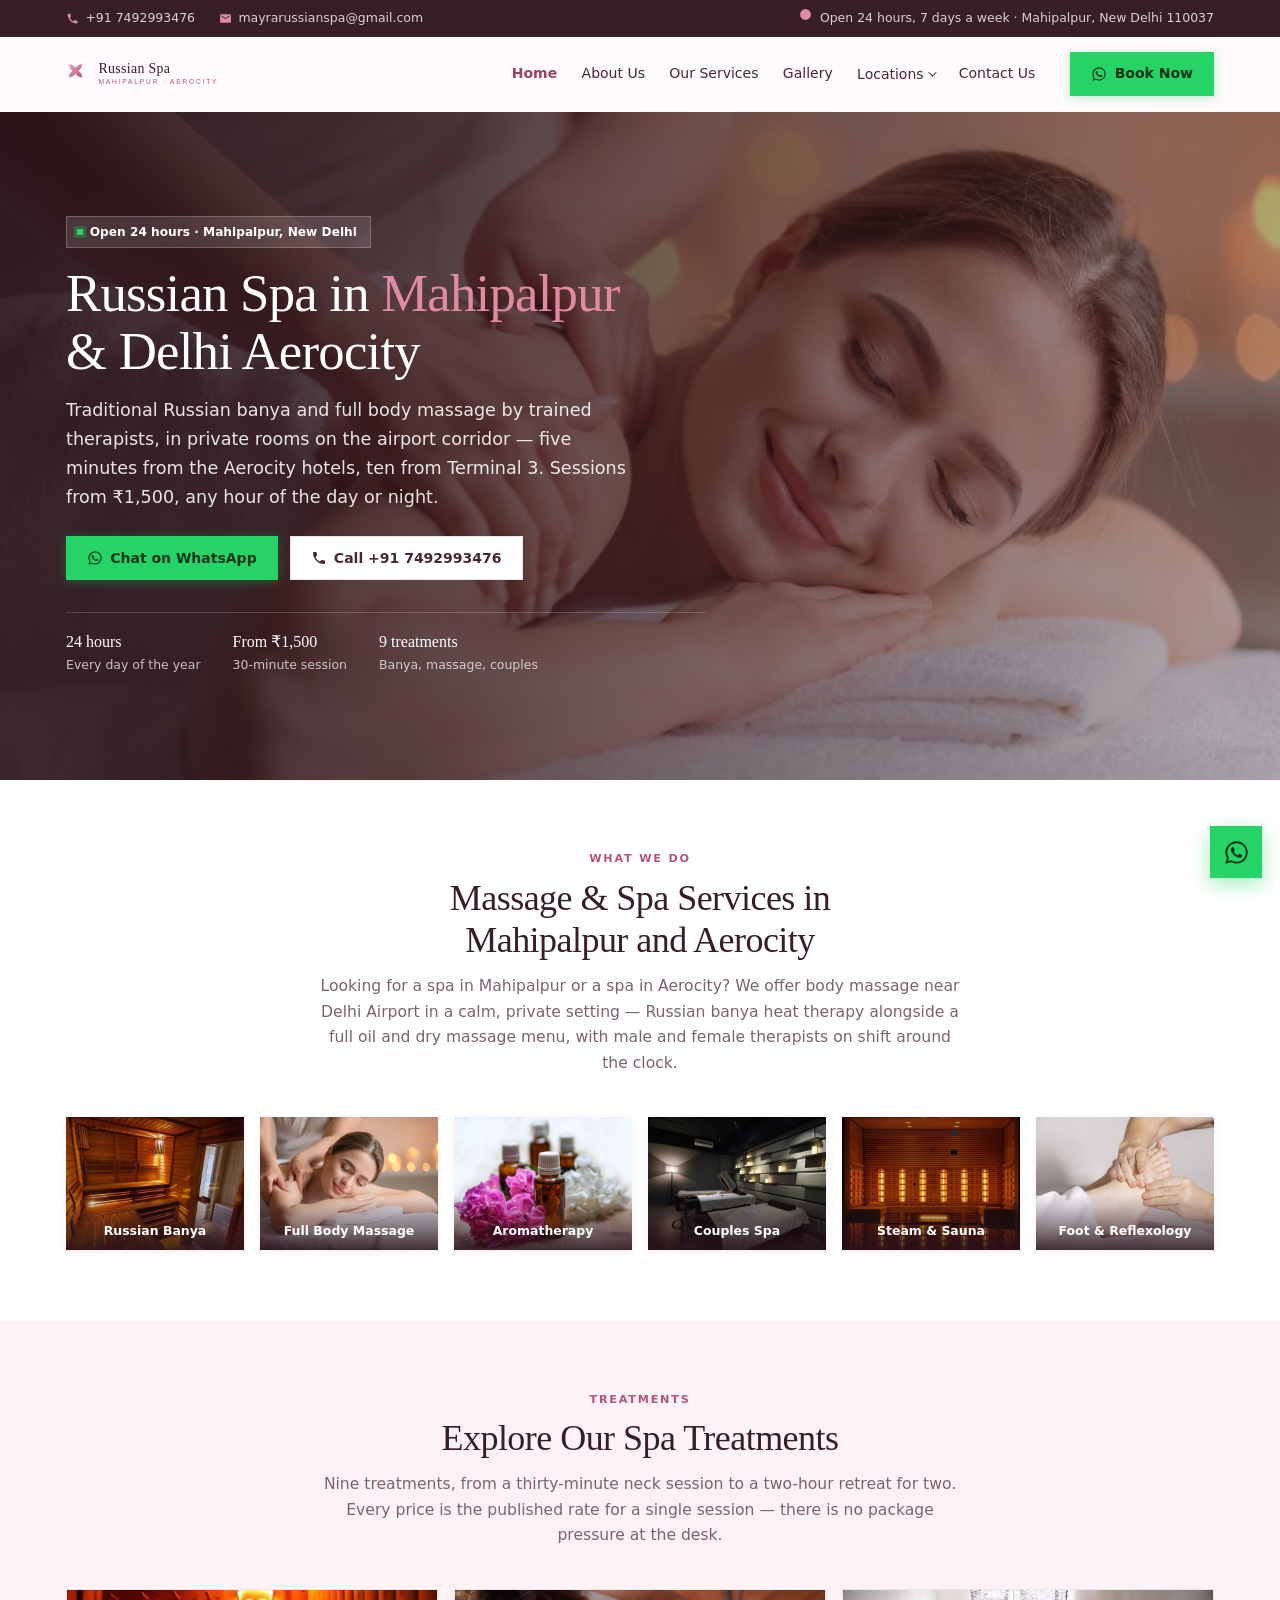
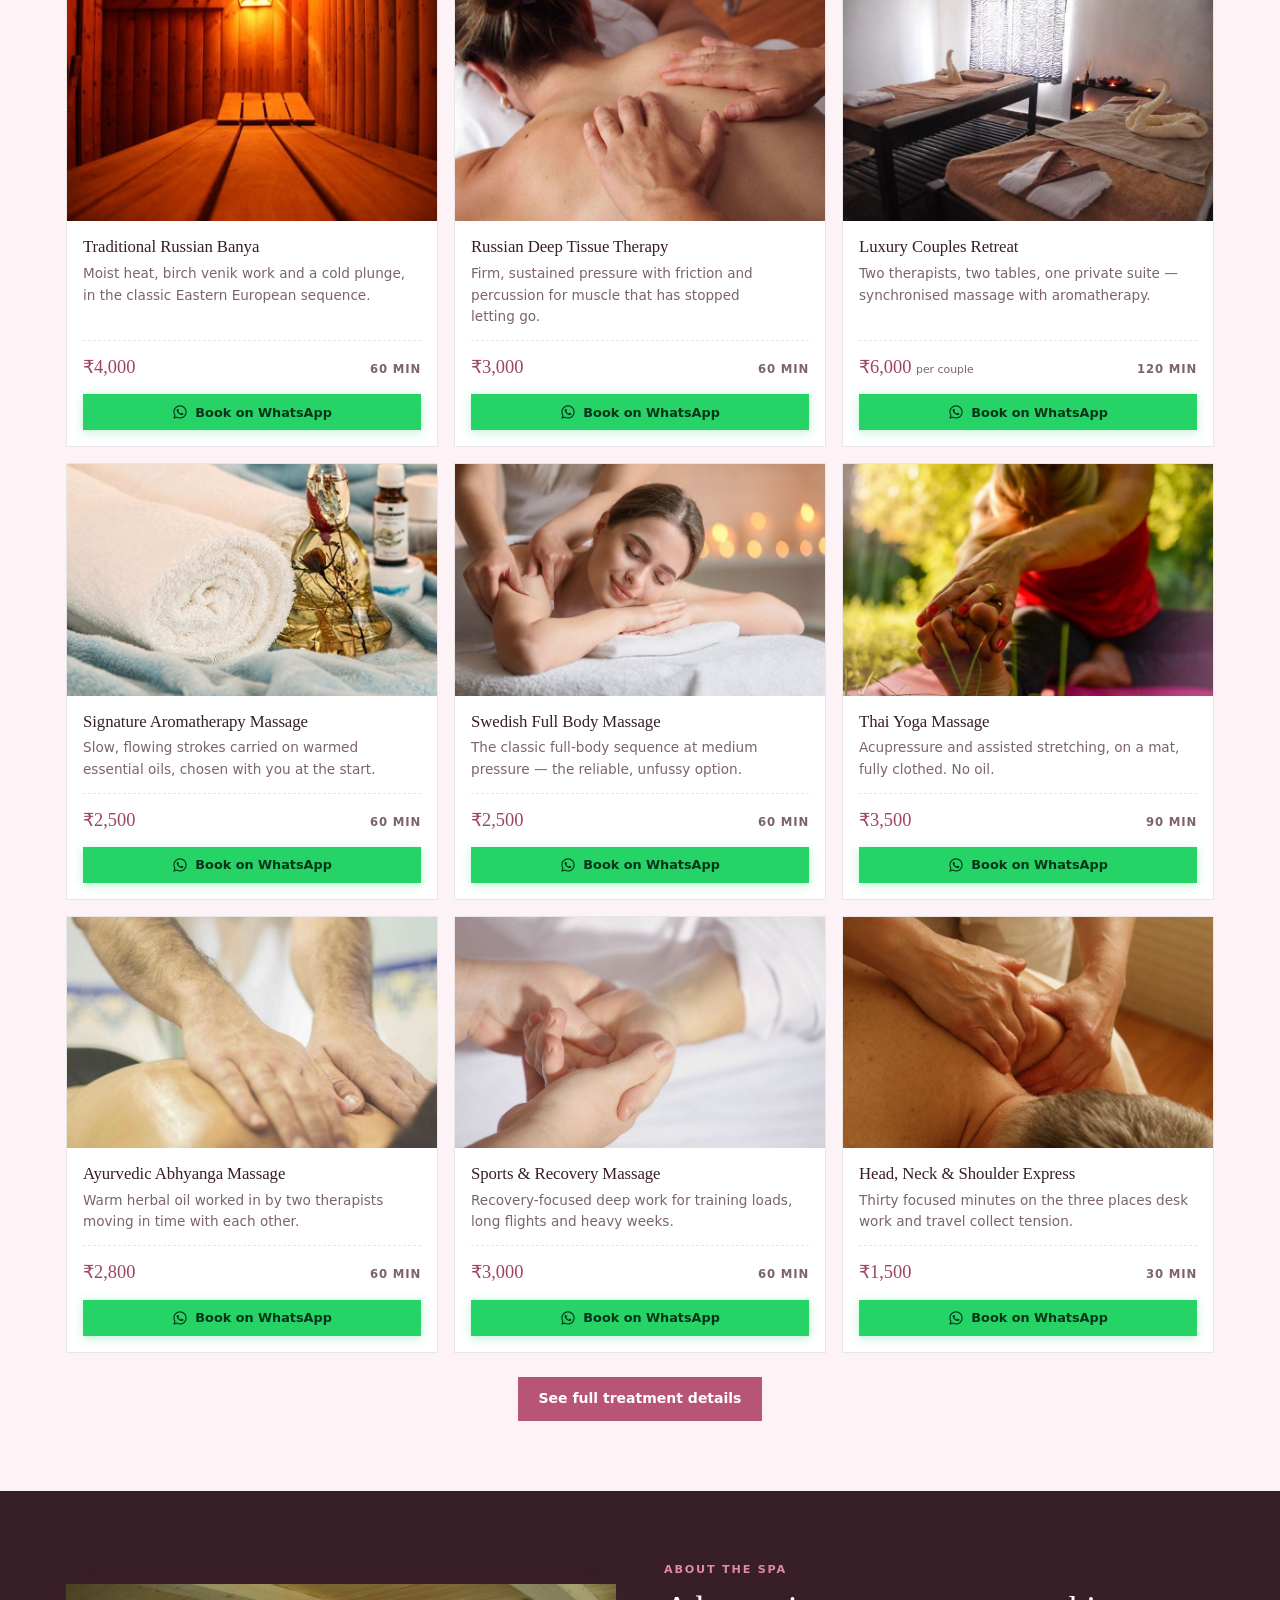
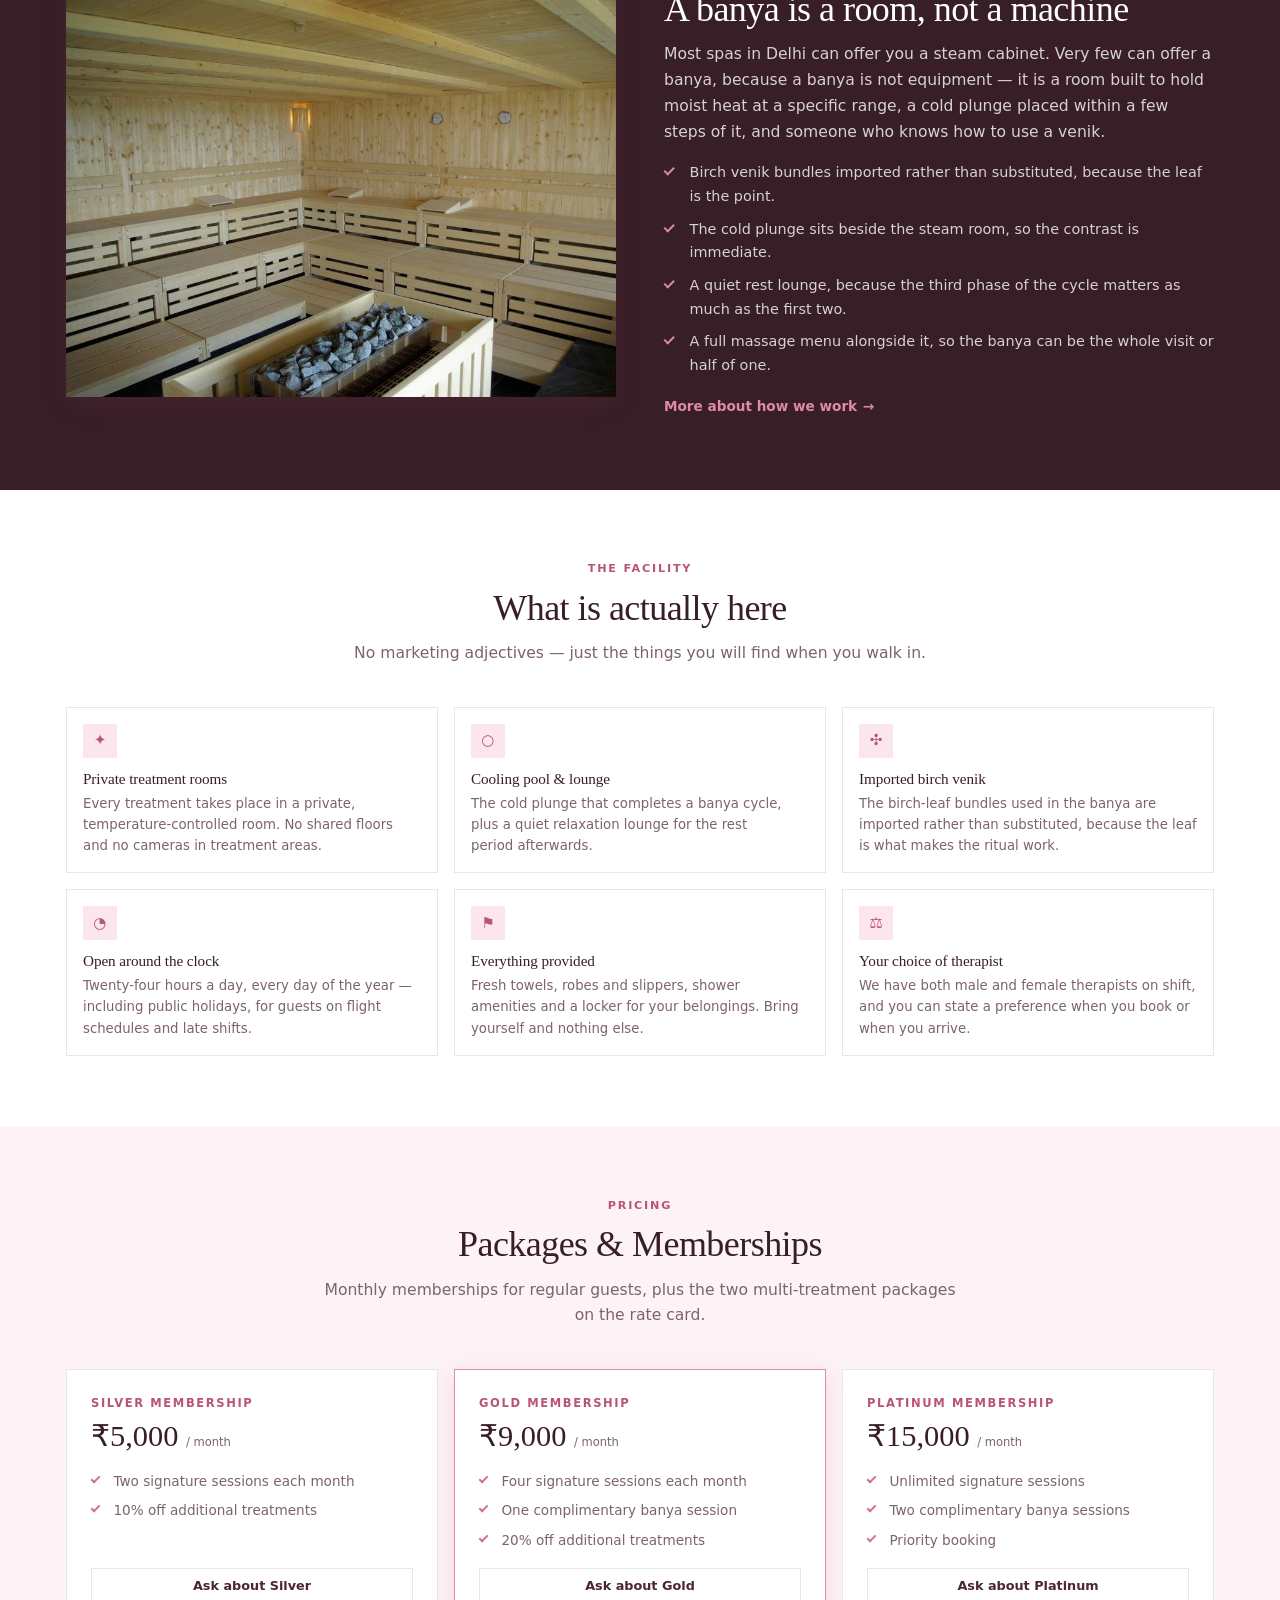
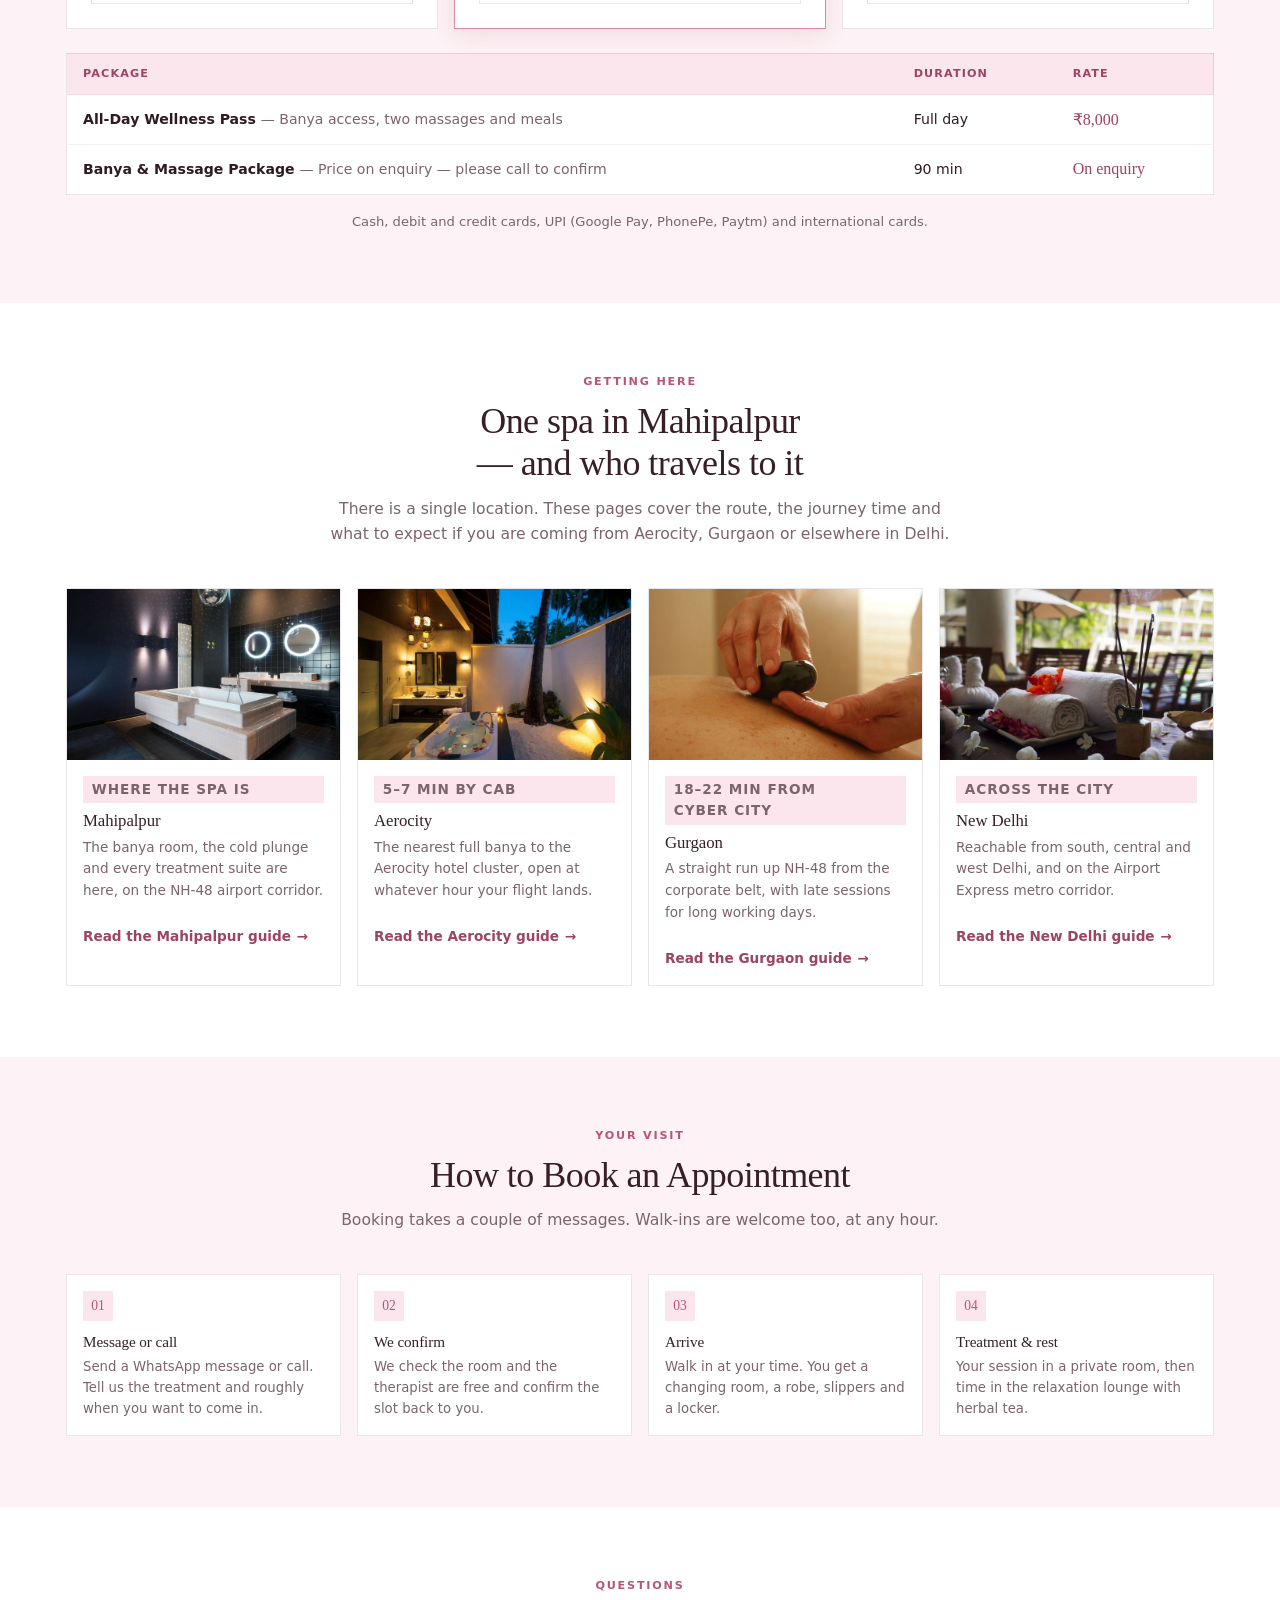
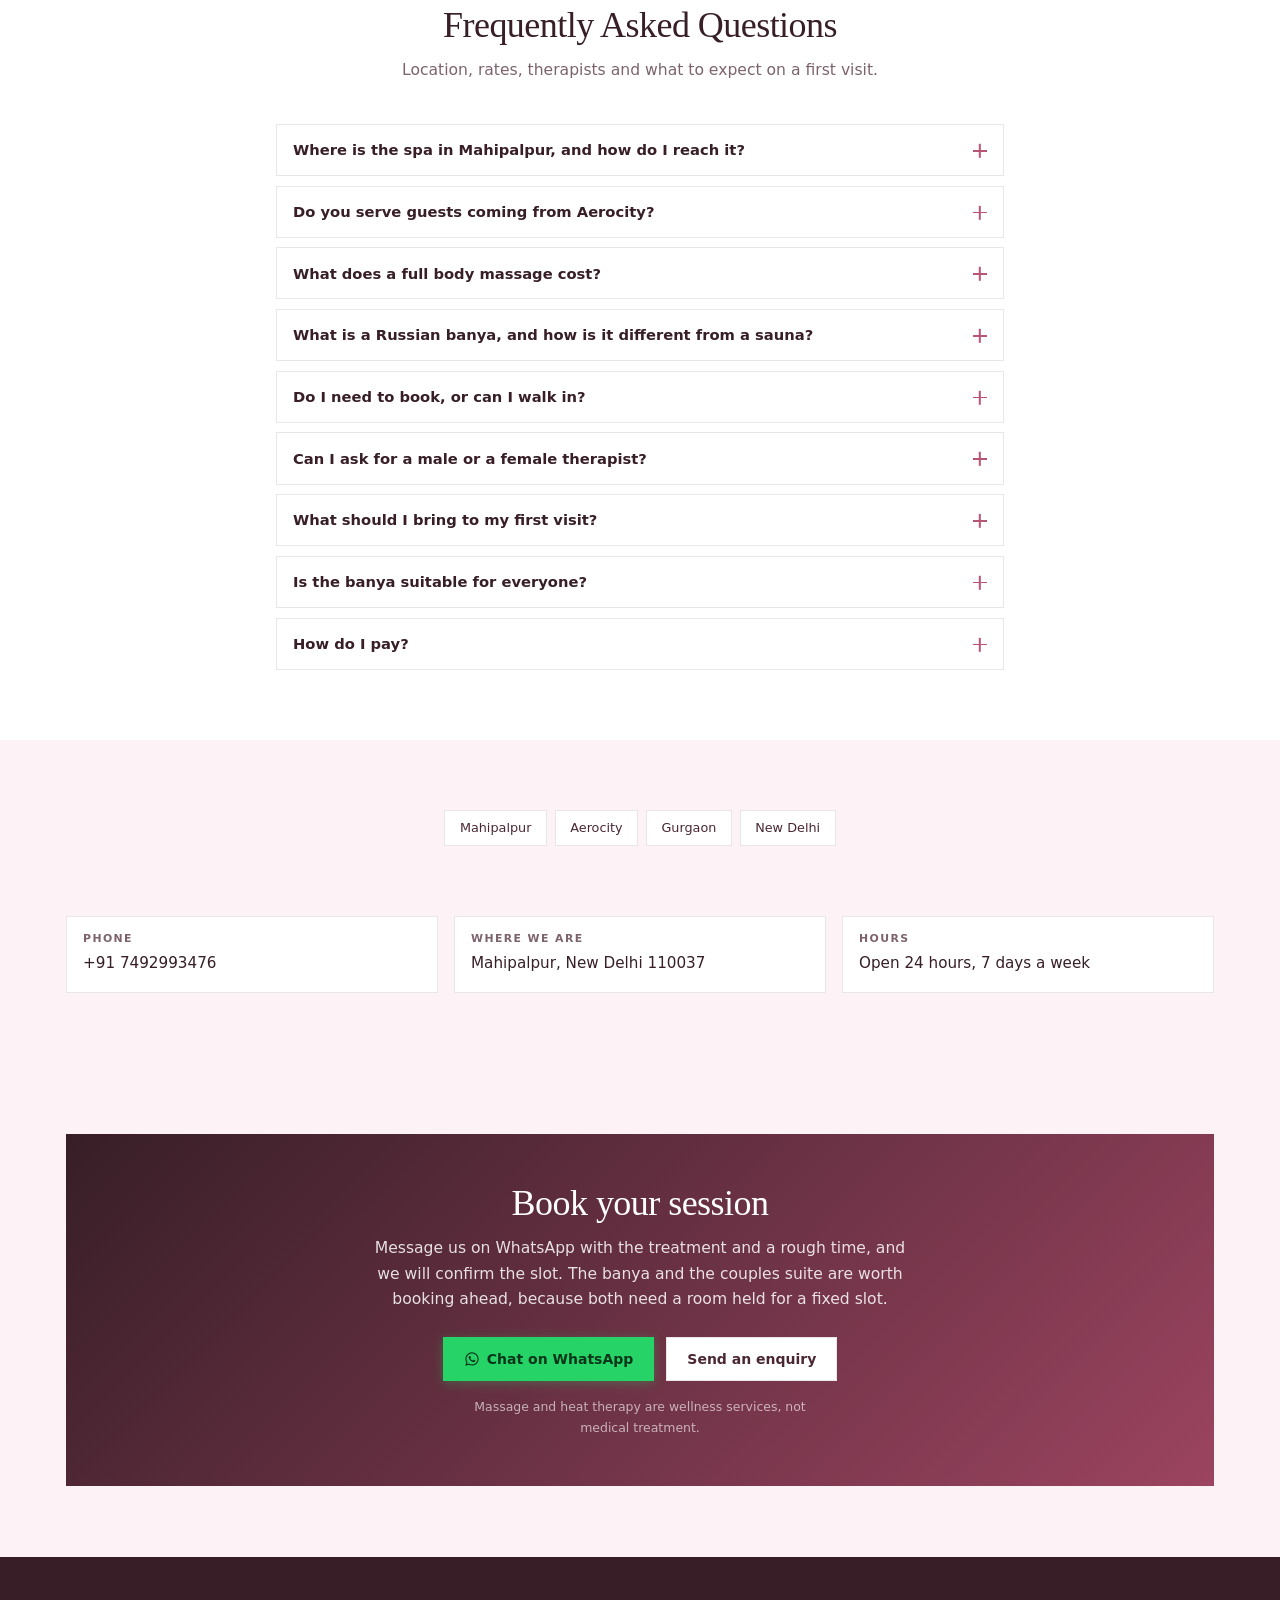
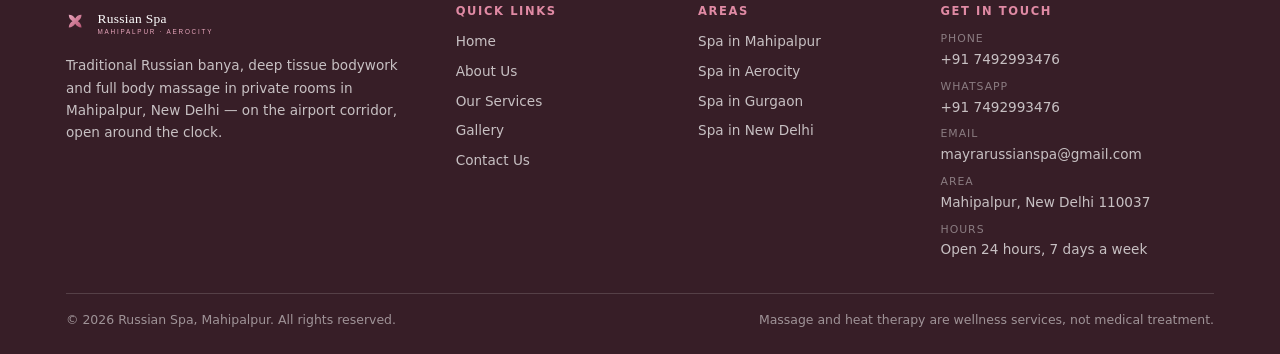
<file: index.html>
<!doctype html>
<html lang="en-IN">
<head>
  <meta charset="UTF-8">
  <meta name="viewport" content="width=device-width, initial-scale=1">

  <title>Russian Spa in Mahipalpur &amp; Aerocity | Body Massage, Delhi</title>
  <meta name="description" content="Russian banya and body massage spa in Mahipalpur, New Delhi, minutes from Aerocity. Private rooms, male and female therapists, rates from ₹1,500. Open 24 hours.">
  <meta name="robots" content="index, follow, max-image-preview:large">
  <link rel="canonical" href="https://russianspamahipalpuraerocity.in/">

  <meta name="geo.region" content="IN-DL">
  <meta name="geo.placename" content="Mahipalpur, New Delhi">

  <!-- Marks that scripting is available BEFORE the stylesheet is applied, so
       collapsible content renders closed with no flash. Without JS the class
       is never added and those sections stay open and readable. -->
  <script>document.documentElement.className = 'js';</script>

  <link rel="preload" as="image" href="assets/spa/hero-spa-massage-mahipalpur.jpg" fetchpriority="high">
  <link rel="stylesheet" href="css/theme.css">
  <script src="js/theme.js" defer></script>

  <meta property="og:type" content="website">
  <meta property="og:site_name" content="Russian Spa Mahipalpur">
  <meta property="og:locale" content="en_IN">
  <meta property="og:title" content="Russian Spa in Mahipalpur &amp; Aerocity — Banya &amp; Body Massage">
  <meta property="og:description" content="Russian banya and body massage spa in Mahipalpur, New Delhi, minutes from Aerocity. Private rooms, male and female therapists, rates from ₹1,500. Open 24 hours.">
  <meta property="og:url" content="https://russianspamahipalpuraerocity.in/">
  <meta property="og:image" content="https://russianspamahipalpuraerocity.in/assets/spa/hero-spa-massage-mahipalpur.jpg">
  <meta property="og:image:alt" content="Guest receiving a relaxing body massage in a candlelit spa room">

  <meta name="twitter:card" content="summary_large_image">
  <meta name="twitter:title" content="Russian Spa in Mahipalpur &amp; Aerocity — Banya &amp; Body Massage">
  <meta name="twitter:description" content="Russian banya and body massage spa in Mahipalpur, New Delhi, minutes from Aerocity. Private rooms, male and female therapists, rates from ₹1,500. Open 24 hours.">
  <meta name="twitter:image" content="https://russianspamahipalpuraerocity.in/assets/spa/hero-spa-massage-mahipalpur.jpg">

  <link rel="icon" href="assets/brand-assets/favicon.ico" sizes="any">
  <link rel="icon" href="assets/brand-assets/favicon.svg" type="image/svg+xml">
  <link rel="apple-touch-icon" href="assets/brand-assets/apple-touch-icon.png">
  <link rel="manifest" href="site.webmanifest">
  <meta name="theme-color" content="#371E27">

  <script type="application/ld+json">{"@context":"https://schema.org","@graph":[{"@type":["DaySpa","HealthAndBeautyBusiness"],"@id":"https://russianspamahipalpuraerocity.in/#spa","name":"Russian Spa Mahipalpur","description":"Russian banya and body massage spa in Mahipalpur, New Delhi, serving Aerocity, Gurgaon and the wider Delhi NCR. Private treatment rooms, male and female therapists, open 24 hours.","url":"https://russianspamahipalpuraerocity.in/","telephone":"+91 7492993476","email":"mayrarussianspa@gmail.com","image":"https://russianspamahipalpuraerocity.in/assets/spa/hero-spa-massage-mahipalpur.jpg","priceRange":"₹1,500–₹8,000","currenciesAccepted":"INR","paymentAccepted":"Cash, Credit Card, Debit Card, UPI","address":{"@type":"PostalAddress","addressLocality":"Mahipalpur","addressRegion":"Delhi","postalCode":"110037","addressCountry":"IN"},"openingHoursSpecification":[{"@type":"OpeningHoursSpecification","dayOfWeek":["Monday","Tuesday","Wednesday","Thursday","Friday","Saturday","Sunday"],"opens":"00:00","closes":"23:59"}],"areaServed":[{"@type":"Place","name":"Mahipalpur"},{"@type":"Place","name":"Aerocity"},{"@type":"Place","name":"Gurgaon"},{"@type":"Place","name":"New Delhi"},{"@type":"Place","name":"Delhi NCR"}],"hasOfferCatalog":{"@type":"OfferCatalog","name":"Spa and body massage treatments","itemListElement":[{"@type":"Offer","itemOffered":{"@type":"Service","name":"Traditional Russian Banya"},"price":4000,"priceCurrency":"INR","url":"https://russianspamahipalpuraerocity.in/services.html#russian-banya"},{"@type":"Offer","itemOffered":{"@type":"Service","name":"Russian Deep Tissue Therapy"},"price":3000,"priceCurrency":"INR","url":"https://russianspamahipalpuraerocity.in/services.html#deep-tissue"},{"@type":"Offer","itemOffered":{"@type":"Service","name":"Luxury Couples Retreat"},"price":6000,"priceCurrency":"INR","url":"https://russianspamahipalpuraerocity.in/services.html#couples-retreat"},{"@type":"Offer","itemOffered":{"@type":"Service","name":"Signature Aromatherapy Massage"},"price":2500,"priceCurrency":"INR","url":"https://russianspamahipalpuraerocity.in/services.html#aromatherapy"},{"@type":"Offer","itemOffered":{"@type":"Service","name":"Swedish Full Body Massage"},"price":2500,"priceCurrency":"INR","url":"https://russianspamahipalpuraerocity.in/services.html#swedish"},{"@type":"Offer","itemOffered":{"@type":"Service","name":"Thai Yoga Massage"},"price":3500,"priceCurrency":"INR","url":"https://russianspamahipalpuraerocity.in/services.html#thai-yoga"},{"@type":"Offer","itemOffered":{"@type":"Service","name":"Ayurvedic Abhyanga Massage"},"price":2800,"priceCurrency":"INR","url":"https://russianspamahipalpuraerocity.in/services.html#abhyanga"},{"@type":"Offer","itemOffered":{"@type":"Service","name":"Sports & Recovery Massage"},"price":3000,"priceCurrency":"INR","url":"https://russianspamahipalpuraerocity.in/services.html#sports-recovery"},{"@type":"Offer","itemOffered":{"@type":"Service","name":"Head, Neck & Shoulder Express"},"price":1500,"priceCurrency":"INR","url":"https://russianspamahipalpuraerocity.in/services.html#express"}]}},{"@type":"WebSite","@id":"https://russianspamahipalpuraerocity.in/#website","url":"https://russianspamahipalpuraerocity.in/","name":"Russian Spa Mahipalpur","inLanguage":"en-IN","publisher":{"@id":"https://russianspamahipalpuraerocity.in/#spa"}},{"@type":"WebPage","@id":"https://russianspamahipalpuraerocity.in/#webpage","url":"https://russianspamahipalpuraerocity.in/","name":"Russian Spa in Mahipalpur & Aerocity | Body Massage, Delhi","description":"Russian banya and body massage spa in Mahipalpur, New Delhi, minutes from Aerocity. Private rooms, male and female therapists, rates from ₹1,500. Open 24 hours.","isPartOf":{"@id":"https://russianspamahipalpuraerocity.in/#website"},"about":{"@id":"https://russianspamahipalpuraerocity.in/#spa"},"primaryImageOfPage":"https://russianspamahipalpuraerocity.in/assets/spa/hero-spa-massage-mahipalpur.jpg"},{"@type":"FAQPage","@id":"https://russianspamahipalpuraerocity.in/#faq","mainEntity":[{"@type":"Question","name":"Where is the spa in Mahipalpur, and how do I reach it?","acceptedAnswer":{"@type":"Answer","text":"We are in Mahipalpur, New Delhi 110037, on the airport corridor just off NH-48. From IGI Airport Terminal 3 it is about a 10-minute drive, and from the Aerocity hotel cluster 5 to 7 minutes by cab. Message us on WhatsApp and we will send door-to-door directions from wherever you are starting."}},{"@type":"Question","name":"Do you serve guests coming from Aerocity?","acceptedAnswer":{"@type":"Answer","text":"Yes. Aerocity guests are a large share of our bookings, because we are the nearest full Russian banya to that hotel cluster and we are open at any hour. The Aerocity page covers the route, the timing and what to book if you only have an hour between flights."}},{"@type":"Question","name":"What does a full body massage cost?","acceptedAnswer":{"@type":"Answer","text":"A 60-minute Swedish full body massage is ₹2,500, and signature aromatherapy is also ₹2,500. Deep tissue and sports recovery are ₹3,000 for 60 minutes. The shortest session — 30 minutes on head, neck and shoulders — is ₹1,500. Every rate is on this page and on the services page, and the price you are quoted is the price you pay."}},{"@type":"Question","name":"What is a Russian banya, and how is it different from a sauna?","acceptedAnswer":{"@type":"Answer","text":"A banya uses moist heat rather than the dry heat of a Finnish sauna, held at roughly 70–90°C with the humidity controlled. What makes it distinctly Russian is the venik — a bundle of birch leaves a therapist uses to work over the body during the heat phase. A full cycle alternates steam, a cold plunge and a rest period with herbal tea."}},{"@type":"Question","name":"Do I need to book, or can I walk in?","acceptedAnswer":{"@type":"Answer","text":"Walk-ins are welcome and we are open around the clock. We do recommend messaging ahead for the banya and the couples suite, because both need a room held for a fixed slot."}},{"@type":"Question","name":"Can I ask for a male or a female therapist?","acceptedAnswer":{"@type":"Answer","text":"Yes. We have both male and female therapists on shift, and you can state a preference when you book or when you arrive. Every treatment takes place in a private, temperature-controlled room with proper draping, and there are no cameras in treatment areas."}},{"@type":"Question","name":"What should I bring to my first visit?","acceptedAnswer":{"@type":"Answer","text":"Nothing. Fresh towels, a robe, slippers, shower amenities and a locker are provided. Arrive a few minutes early so there is time for a short conversation with your therapist about pressure, problem areas and anything they should know before starting."}},{"@type":"Question","name":"Is the banya suitable for everyone?","acceptedAnswer":{"@type":"Answer","text":"The banya is a heat-based treatment. If you have a heart condition, high or low blood pressure, are pregnant, or are unsure for any other reason, speak to our staff before booking and to your doctor if you have any doubt. Our treatments are wellness services rather than medical treatment, and we will happily suggest a gentler alternative from the menu."}},{"@type":"Question","name":"How do I pay?","acceptedAnswer":{"@type":"Answer","text":"Cash, debit and credit cards, UPI (Google Pay, PhonePe, Paytm) and international cards."}}]}]}</script>
</head>
<body>
  <svg width="0" height="0" style="position:absolute" aria-hidden="true" focusable="false"><defs>
    <symbol id="i-wa" viewBox="0 0 24 24"><path d="M12.04 2C6.58 2 2.13 6.45 2.13 11.91c0 1.75.46 3.46 1.32 4.96L2 22l5.25-1.38a9.9 9.9 0 0 0 4.79 1.22h.01c5.46 0 9.91-4.45 9.91-9.91 0-2.65-1.03-5.14-2.9-7.01A9.82 9.82 0 0 0 12.04 2Zm0 18.15h-.01a8.2 8.2 0 0 1-4.19-1.15l-.3-.18-3.12.82.83-3.04-.2-.31a8.22 8.22 0 0 1-1.26-4.38c0-4.54 3.7-8.23 8.25-8.23 2.2 0 4.27.86 5.83 2.42a8.19 8.19 0 0 1 2.41 5.82c0 4.54-3.7 8.23-8.24 8.23Zm4.52-6.16c-.25-.12-1.47-.72-1.69-.81-.23-.08-.39-.12-.56.13-.16.24-.64.8-.79.97-.14.16-.29.18-.54.06-.25-.13-1.05-.39-1.99-1.23-.74-.66-1.24-1.47-1.38-1.72-.15-.25-.02-.38.11-.5.11-.11.25-.29.37-.43.13-.15.17-.25.25-.41.08-.17.04-.31-.02-.43-.06-.12-.56-1.34-.76-1.84-.2-.48-.41-.42-.56-.43h-.48c-.17 0-.43.06-.66.31-.22.25-.87.85-.87 2.07s.89 2.4 1.02 2.56c.12.17 1.75 2.67 4.23 3.74.59.26 1.05.41 1.41.52.59.19 1.13.16 1.56.1.47-.07 1.47-.6 1.67-1.18.21-.58.21-1.07.15-1.18-.06-.1-.23-.17-.48-.29Z"/></symbol>
    <symbol id="i-tel" viewBox="0 0 24 24"><path d="M6.6 10.8a15.1 15.1 0 0 0 6.6 6.6l2.2-2.2c.3-.3.7-.4 1-.2 1.1.4 2.3.6 3.6.6.6 0 1 .4 1 1V20c0 .6-.4 1-1 1-9.4 0-17-7.6-17-17 0-.6.4-1 1-1h3.5c.6 0 1 .4 1 1 0 1.2.2 2.4.6 3.6.1.3 0 .7-.2 1l-2.3 2.2Z"/></symbol>
    <symbol id="i-mail" viewBox="0 0 24 24"><path d="M20 4H4a2 2 0 0 0-2 2v12a2 2 0 0 0 2 2h16a2 2 0 0 0 2-2V6a2 2 0 0 0-2-2Zm0 4-8 5-8-5V6l8 5 8-5Z"/></symbol>
    <symbol id="i-clock" viewBox="0 0 24 24"><path d="M12 2a10 10 0 1 0 0 20 10 10 0 0 0 0-20Zm1 10.6V6h-2v7.4l5.2 3.1 1-1.7-4.2-2.2Z"/></symbol>
    <symbol id="i-close" viewBox="0 0 24 24"><path d="M6.4 5 5 6.4 10.6 12 5 17.6 6.4 19 12 13.4 17.6 19 19 17.6 13.4 12 19 6.4 17.6 5 12 10.6Z"/></symbol>
    <symbol id="i-pin" viewBox="0 0 24 24"><path d="M12 2a7 7 0 0 0-7 7c0 5.25 7 13 7 13s7-7.75 7-13a7 7 0 0 0-7-7Zm0 9.5A2.5 2.5 0 1 1 14.5 9 2.5 2.5 0 0 1 12 11.5Z"/></symbol>
  </defs></svg>

  <a class="skip-link" href="#main-content">Skip to content</a>
  <div id="top-sentinel" aria-hidden="true"></div>

  <div class="topbar">
    <div class="wrap topbar__inner">
      <div class="topbar__links">
        <a href="tel:+917492993476"><svg class="ico" aria-hidden="true" focusable="false"><use href="#i-tel"/></svg> +91 7492993476</a>
        <a href="mailto:mayrarussianspa@gmail.com"><svg class="ico" aria-hidden="true" focusable="false"><use href="#i-mail"/></svg> mayrarussianspa@gmail.com</a>
      </div>
      <span class="topbar__hours"><svg class="ico" aria-hidden="true" focusable="false"><use href="#i-clock"/></svg>&nbsp; Open 24 hours, 7 days a week · Mahipalpur, New Delhi 110037</span>
    </div>
  </div>

  <header class="header">
    <div class="wrap header__inner">
      <a class="brand" href="index.html" aria-label="Russian spa in Mahipalpur and Aerocity — home">
        <svg viewBox="0 0 230 50" width="230" height="50" role="img" aria-label="Russian spa in Mahipalpur and Aerocity, New Delhi" focusable="false">
          <defs>
            <linearGradient id="wm-hdr" x1="0" y1="0" x2="1" y2="1">
              <stop offset="0" stop-color="#E8A6BC"/><stop offset="1" stop-color="#B85574"/>
            </linearGradient>
          </defs>
          <path fill="url(#wm-hdr)" d="M18 5c0 5.2-2.8 8.3-6 10.4 3.2 2.1 6 5.2 6 10.4-5.2 0-8.3-2.8-10.4-6-2.1 3.2-5.2 6-10.4 6 0-5.2 2.8-8.3 6-10.4-3.2-2.1-6-5.2-6-10.4 5.2 0 8.3 2.8 10.4 6C9.7 7.8 12.8 5 18 5Z" transform="translate(6,9) scale(.82)"/>
          <text x="42" y="24" font-family="Georgia, serif" font-size="18" letter-spacing=".4" fill="currentColor">Russian Spa</text>
          <text x="42" y="39" font-family="Helvetica, Arial, sans-serif" font-size="8.5" letter-spacing="2.4" fill="#B85574">MAHIPALPUR &#183; AEROCITY</text>
        </svg>
      </a>

      <nav class="nav" aria-label="Primary">
        <ul class="nav__list">
          <li><a class="nav__link" href="index.html" aria-current="page">Home</a></li>
          <li><a class="nav__link" href="about.html">About Us</a></li>
          <li><a class="nav__link" href="services.html">Our Services</a></li>
          <li><a class="nav__link" href="gallery.html">Gallery</a></li>
          <li class="nav__item">
            <button class="nav__link nav__toggle" type="button" aria-expanded="false" aria-controls="loc-menu">
              Locations <span class="chev" aria-hidden="true"></span>
            </button>
            <ul class="nav__menu" id="loc-menu">
              <li><a href="russian-spa-in-mahipalpur.html">Spa in Mahipalpur</a></li>
              <li><a href="russian-spa-in-aerocity.html">Spa in Aerocity</a></li>
              <li><a href="russian-spa-in-gurgaon.html">Spa in Gurgaon</a></li>
              <li><a href="russian-spa-in-new-delhi.html">Spa in New Delhi</a></li>
            </ul>
          </li>
          <li><a class="nav__link" href="contact.html">Contact Us</a></li>
        </ul>
      </nav>

      <a class="btn btn--wa header__cta" href="https://wa.me/917492993476?text=Hello%2C%20I%20would%20like%20to%20book%20a%20session%20at%20your%20Mahipalpur%20spa." rel="noopener" target="_blank"><svg class="ico" aria-hidden="true" focusable="false"><use href="#i-wa"/></svg> Book Now</a>

      <button class="nav-trigger" type="button" aria-expanded="false" aria-controls="mobile-drawer" aria-label="Open menu">
        <span aria-hidden="true"></span><span aria-hidden="true"></span><span aria-hidden="true"></span>
      </button>
    </div>
  </header>

  <div class="drawer" id="mobile-drawer">
    <div class="drawer__top">
      <a class="brand" href="index.html" aria-label="Russian spa in Mahipalpur and Aerocity — home">
        <svg viewBox="0 0 230 50" width="230" height="50" role="img" aria-label="Russian spa in Mahipalpur and Aerocity, New Delhi" focusable="false">
          <defs>
            <linearGradient id="wm-drw" x1="0" y1="0" x2="1" y2="1">
              <stop offset="0" stop-color="#E8A6BC"/><stop offset="1" stop-color="#B85574"/>
            </linearGradient>
          </defs>
          <path fill="url(#wm-drw)" d="M18 5c0 5.2-2.8 8.3-6 10.4 3.2 2.1 6 5.2 6 10.4-5.2 0-8.3-2.8-10.4-6-2.1 3.2-5.2 6-10.4 6 0-5.2 2.8-8.3 6-10.4-3.2-2.1-6-5.2-6-10.4 5.2 0 8.3 2.8 10.4 6C9.7 7.8 12.8 5 18 5Z" transform="translate(6,9) scale(.82)"/>
          <text x="42" y="24" font-family="Georgia, serif" font-size="18" letter-spacing=".4" fill="currentColor">Russian Spa</text>
          <text x="42" y="39" font-family="Helvetica, Arial, sans-serif" font-size="8.5" letter-spacing="2.4" fill="#B85574">MAHIPALPUR &#183; AEROCITY</text>
        </svg>
      </a>
      <button class="drawer__close" type="button" data-close-drawer aria-label="Close menu">
        <svg class="ico" aria-hidden="true" focusable="false"><use href="#i-close"/></svg>
      </button>
    </div>

    <nav aria-label="Mobile">
      <ul class="drawer__list">
        <li><a class="drawer__link" href="index.html" aria-current="page">Home</a></li>
        <li><a class="drawer__link" href="about.html">About Us</a></li>
        <li><a class="drawer__link" href="services.html">Our Services</a></li>
        <li><a class="drawer__link" href="gallery.html">Gallery</a></li>
        <li>
          <button class="drawer__link" type="button" aria-expanded="false" aria-controls="drawer-loc">
            Locations <span class="chev" aria-hidden="true"></span>
          </button>
          <div class="drawer__sub" id="drawer-loc">
            <div><ul>
              <li><a href="russian-spa-in-mahipalpur.html">Spa in Mahipalpur</a></li>
              <li><a href="russian-spa-in-aerocity.html">Spa in Aerocity</a></li>
              <li><a href="russian-spa-in-gurgaon.html">Spa in Gurgaon</a></li>
              <li><a href="russian-spa-in-new-delhi.html">Spa in New Delhi</a></li>
            </ul></div>
          </div>
        </li>
        <li><a class="drawer__link" href="contact.html">Contact Us</a></li>
      </ul>
    </nav>

    <div class="drawer__foot">
      <a class="btn btn--wa btn--block" href="https://wa.me/917492993476?text=Hello%2C%20I%20would%20like%20to%20book%20a%20session%20at%20your%20Mahipalpur%20spa." rel="noopener" target="_blank"><svg class="ico" aria-hidden="true" focusable="false"><use href="#i-wa"/></svg> Book on WhatsApp</a>
      <a class="btn btn--outline btn--block" href="tel:+917492993476"><svg class="ico" aria-hidden="true" focusable="false"><use href="#i-tel"/></svg> Call +91 7492993476</a>
      <p>Open 24 hours, 7 days a week · Mahipalpur, New Delhi 110037</p>
    </div>
  </div>


  <main id="main-content">

    <!-- ============================ HERO ============================ -->
    <section class="hero">
      <div class="hero__bg">
        <img src="assets/spa/hero-spa-massage-mahipalpur.jpg"
             alt="Guest receiving a relaxing full body massage in a candlelit spa room in Mahipalpur, New Delhi"
             width="960" height="640" fetchpriority="high" decoding="async">
      </div>
      <div class="wrap">
        <div class="hero__inner">
          <p class="pill"><span class="dot" aria-hidden="true"></span> Open 24 hours · Mahipalpur, New Delhi</p>
          <h1>Russian Spa in <em>Mahipalpur</em> &amp; Delhi Aerocity</h1>
          <p class="hero__sub">
            Traditional Russian banya and full body massage by trained therapists, in private rooms on the
            airport corridor — five minutes from the Aerocity hotels, ten from Terminal&nbsp;3. Sessions from
            ₹1,500, any hour of the day or night.
          </p>
          <div class="btn-row">
            <a class="btn btn--wa" href="https://wa.me/917492993476?text=Hello%2C%20I%20would%20like%20to%20book%20a%20session%20at%20your%20Mahipalpur%20spa." rel="noopener" target="_blank"><svg class="ico" aria-hidden="true" focusable="false"><use href="#i-wa"/></svg> Chat on WhatsApp</a>
            <a class="btn btn--outline" href="tel:+917492993476"><svg class="ico" aria-hidden="true" focusable="false"><use href="#i-tel"/></svg> Call +91 7492993476</a>
          </div>
          <ul class="hero__facts">
            <li><strong>24 hours</strong> Every day of the year</li>
            <li><strong>From ₹1,500</strong> 30-minute session</li>
            <li><strong>9 treatments</strong> Banya, massage, couples</li>
          </ul>
        </div>
      </div>
    </section>

    <!-- ========================= CATEGORIES ========================= -->
    <section class="section section--white">
      <div class="wrap">
        <div class="section-head" data-reveal>
          <span class="eyebrow">What we do</span>
          <h2>Massage &amp; Spa Services in Mahipalpur and Aerocity</h2>
          <p>
            Looking for a spa in Mahipalpur or a spa in Aerocity? We offer body massage near Delhi Airport in a
            calm, private setting — Russian banya heat therapy alongside a full oil and dry massage menu,
            with male and female therapists on shift around the clock.
          </p>
        </div>
        <div class="grid grid--6">
            <a class="tile" href="services.html#russian-banya" data-reveal>
              <img src="assets/spa/tile-russian-banya.jpg" alt="Wood-lined banya steam room with tiered benches" width="520" height="390" loading="lazy" decoding="async">
              <span>Russian Banya</span>
            </a>
            <a class="tile" href="services.html#swedish" data-reveal>
              <img src="assets/spa/tile-body-massage.jpg" alt="Guest receiving a full body massage on a treatment bed" width="520" height="390" loading="lazy" decoding="async">
              <span>Full Body Massage</span>
            </a>
            <a class="tile" href="services.html#aromatherapy" data-reveal>
              <img src="assets/spa/tile-aromatherapy.jpg" alt="Aromatherapy oil bottles arranged beside fresh pink blossom" width="520" height="390" loading="lazy" decoding="async">
              <span>Aromatherapy</span>
            </a>
            <a class="tile" href="services.html#couples-retreat" data-reveal>
              <img src="assets/spa/tile-couples-spa.jpg" alt="Dimly lit private spa treatment room prepared for a session" width="520" height="390" loading="lazy" decoding="async">
              <span>Couples Spa</span>
            </a>
            <a class="tile" href="services.html#russian-banya" data-reveal>
              <img src="assets/spa/tile-steam-sauna.jpg" alt="Warmly lit sauna cabin used for the heat phase of a banya cycle" width="520" height="390" loading="lazy" decoding="async">
              <span>Steam &amp; Sauna</span>
            </a>
            <a class="tile" href="services.html#express" data-reveal>
              <img src="assets/spa/tile-reflexology.jpg" alt="Reflexology pressure-point work being applied to a guest&amp;rsquo;s foot" width="520" height="390" loading="lazy" decoding="async">
              <span>Foot &amp; Reflexology</span>
            </a>
        </div>
      </div>
    </section>

    <!-- ========================= TREATMENTS ========================= -->
    <section class="section section--blush" id="treatments">
      <div class="wrap">
        <div class="section-head" data-reveal>
          <span class="eyebrow">Treatments</span>
          <h2>Explore Our Spa Treatments</h2>
          <p>
            Nine treatments, from a thirty-minute neck session to a two-hour retreat for two. Every price is the
            published rate for a single session — there is no package pressure at the desk.
          </p>
        </div>
        <div class="grid grid--3">
            <article class="card" data-reveal>
              <div class="card__media"><img src="assets/spa/svc-russian-banya.jpg" alt="Warmly lit wooden sauna cabin of the kind used for a Russian banya session" width="800" height="500" loading="lazy" decoding="async"></div>
              <div class="card__body">
                <h3>Traditional Russian Banya</h3>
                <p>Moist heat, birch venik work and a cold plunge, in the classic Eastern European sequence.</p>
                <p class="card__meta">
                  <span class="card__price">₹4,000</span>
                  <span class="card__dur">60 min</span>
                </p>
                <a class="btn btn--wa btn--sm btn--block" href="https://wa.me/917492993476?text=Hello%2C%20I%20would%20like%20to%20book%20the%20Traditional%20Russian%20Banya%20(60%20min)%20at%20your%20Mahipalpur%20spa." rel="noopener" target="_blank">
                  <svg class="ico" aria-hidden="true" focusable="false"><use href="#i-wa"/></svg> Book on WhatsApp
                </a>
              </div>
            </article>
            <article class="card" data-reveal>
              <div class="card__media"><img src="assets/spa/svc-deep-tissue.jpg" alt="Therapist applying firm pressure across a guest&amp;rsquo;s upper back and shoulders" width="800" height="500" loading="lazy" decoding="async"></div>
              <div class="card__body">
                <h3>Russian Deep Tissue Therapy</h3>
                <p>Firm, sustained pressure with friction and percussion for muscle that has stopped letting go.</p>
                <p class="card__meta">
                  <span class="card__price">₹3,000</span>
                  <span class="card__dur">60 min</span>
                </p>
                <a class="btn btn--wa btn--sm btn--block" href="https://wa.me/917492993476?text=Hello%2C%20I%20would%20like%20to%20book%20the%20Russian%20Deep%20Tissue%20Therapy%20(60%20min)%20at%20your%20Mahipalpur%20spa." rel="noopener" target="_blank">
                  <svg class="ico" aria-hidden="true" focusable="false"><use href="#i-wa"/></svg> Book on WhatsApp
                </a>
              </div>
            </article>
            <article class="card" data-reveal>
              <div class="card__media"><img src="assets/spa/svc-couples-retreat.jpg" alt="Private treatment suite set with two massage tables, towels and candles" width="800" height="500" loading="lazy" decoding="async"></div>
              <div class="card__body">
                <h3>Luxury Couples Retreat</h3>
                <p>Two therapists, two tables, one private suite — synchronised massage with aromatherapy.</p>
                <p class="card__meta">
                  <span class="card__price">₹6,000 <small>per couple</small></span>
                  <span class="card__dur">120 min</span>
                </p>
                <a class="btn btn--wa btn--sm btn--block" href="https://wa.me/917492993476?text=Hello%2C%20I%20would%20like%20to%20book%20the%20Luxury%20Couples%20Retreat%20(120%20min)%20at%20your%20Mahipalpur%20spa." rel="noopener" target="_blank">
                  <svg class="ico" aria-hidden="true" focusable="false"><use href="#i-wa"/></svg> Book on WhatsApp
                </a>
              </div>
            </article>
            <article class="card" data-reveal>
              <div class="card__media"><img src="assets/spa/svc-aromatherapy.jpg" alt="Rolled towel beside an aromatherapy oil bottle on a treatment bed" width="800" height="500" loading="lazy" decoding="async"></div>
              <div class="card__body">
                <h3>Signature Aromatherapy Massage</h3>
                <p>Slow, flowing strokes carried on warmed essential oils, chosen with you at the start.</p>
                <p class="card__meta">
                  <span class="card__price">₹2,500</span>
                  <span class="card__dur">60 min</span>
                </p>
                <a class="btn btn--wa btn--sm btn--block" href="https://wa.me/917492993476?text=Hello%2C%20I%20would%20like%20to%20book%20the%20Signature%20Aromatherapy%20Massage%20(60%20min)%20at%20your%20Mahipalpur%20spa." rel="noopener" target="_blank">
                  <svg class="ico" aria-hidden="true" focusable="false"><use href="#i-wa"/></svg> Book on WhatsApp
                </a>
              </div>
            </article>
            <article class="card" data-reveal>
              <div class="card__media"><img src="assets/spa/svc-swedish.jpg" alt="Guest receiving a full body Swedish massage in a candlelit room" width="800" height="500" loading="lazy" decoding="async"></div>
              <div class="card__body">
                <h3>Swedish Full Body Massage</h3>
                <p>The classic full-body sequence at medium pressure — the reliable, unfussy option.</p>
                <p class="card__meta">
                  <span class="card__price">₹2,500</span>
                  <span class="card__dur">60 min</span>
                </p>
                <a class="btn btn--wa btn--sm btn--block" href="https://wa.me/917492993476?text=Hello%2C%20I%20would%20like%20to%20book%20the%20Swedish%20Full%20Body%20Massage%20(60%20min)%20at%20your%20Mahipalpur%20spa." rel="noopener" target="_blank">
                  <svg class="ico" aria-hidden="true" focusable="false"><use href="#i-wa"/></svg> Book on WhatsApp
                </a>
              </div>
            </article>
            <article class="card" data-reveal>
              <div class="card__media"><img src="assets/spa/svc-thai-yoga.jpg" alt="Assisted stretch applied to a clothed guest resting on a floor mat" width="800" height="500" loading="lazy" decoding="async"></div>
              <div class="card__body">
                <h3>Thai Yoga Massage</h3>
                <p>Acupressure and assisted stretching, on a mat, fully clothed. No oil.</p>
                <p class="card__meta">
                  <span class="card__price">₹3,500</span>
                  <span class="card__dur">90 min</span>
                </p>
                <a class="btn btn--wa btn--sm btn--block" href="https://wa.me/917492993476?text=Hello%2C%20I%20would%20like%20to%20book%20the%20Thai%20Yoga%20Massage%20(90%20min)%20at%20your%20Mahipalpur%20spa." rel="noopener" target="_blank">
                  <svg class="ico" aria-hidden="true" focusable="false"><use href="#i-wa"/></svg> Book on WhatsApp
                </a>
              </div>
            </article>
            <article class="card" data-reveal>
              <div class="card__media"><img src="assets/spa/svc-abhyanga.jpg" alt="Therapist working warm oil along a guest&amp;rsquo;s back with both hands" width="800" height="500" loading="lazy" decoding="async"></div>
              <div class="card__body">
                <h3>Ayurvedic Abhyanga Massage</h3>
                <p>Warm herbal oil worked in by two therapists moving in time with each other.</p>
                <p class="card__meta">
                  <span class="card__price">₹2,800</span>
                  <span class="card__dur">60 min</span>
                </p>
                <a class="btn btn--wa btn--sm btn--block" href="https://wa.me/917492993476?text=Hello%2C%20I%20would%20like%20to%20book%20the%20Ayurvedic%20Abhyanga%20Massage%20(60%20min)%20at%20your%20Mahipalpur%20spa." rel="noopener" target="_blank">
                  <svg class="ico" aria-hidden="true" focusable="false"><use href="#i-wa"/></svg> Book on WhatsApp
                </a>
              </div>
            </article>
            <article class="card" data-reveal>
              <div class="card__media"><img src="assets/spa/svc-sports-recovery.jpg" alt="Focused recovery massage being applied to a guest&amp;rsquo;s arm and hand" width="800" height="500" loading="lazy" decoding="async"></div>
              <div class="card__body">
                <h3>Sports &amp; Recovery Massage</h3>
                <p>Recovery-focused deep work for training loads, long flights and heavy weeks.</p>
                <p class="card__meta">
                  <span class="card__price">₹3,000</span>
                  <span class="card__dur">60 min</span>
                </p>
                <a class="btn btn--wa btn--sm btn--block" href="https://wa.me/917492993476?text=Hello%2C%20I%20would%20like%20to%20book%20the%20Sports%20%26%20Recovery%20Massage%20(60%20min)%20at%20your%20Mahipalpur%20spa." rel="noopener" target="_blank">
                  <svg class="ico" aria-hidden="true" focusable="false"><use href="#i-wa"/></svg> Book on WhatsApp
                </a>
              </div>
            </article>
            <article class="card" data-reveal>
              <div class="card__media"><img src="assets/spa/svc-express.jpg" alt="Seated neck and shoulder massage during a short express session" width="800" height="500" loading="lazy" decoding="async"></div>
              <div class="card__body">
                <h3>Head, Neck &amp; Shoulder Express</h3>
                <p>Thirty focused minutes on the three places desk work and travel collect tension.</p>
                <p class="card__meta">
                  <span class="card__price">₹1,500</span>
                  <span class="card__dur">30 min</span>
                </p>
                <a class="btn btn--wa btn--sm btn--block" href="https://wa.me/917492993476?text=Hello%2C%20I%20would%20like%20to%20book%20the%20Head%2C%20Neck%20%26%20Shoulder%20Express%20(30%20min)%20at%20your%20Mahipalpur%20spa." rel="noopener" target="_blank">
                  <svg class="ico" aria-hidden="true" focusable="false"><use href="#i-wa"/></svg> Book on WhatsApp
                </a>
              </div>
            </article>
        </div>
        <p style="text-align:center;margin-top:var(--sp-5)">
          <a class="btn btn--rose" href="services.html">See full treatment details</a>
        </p>
      </div>
    </section>

    <!-- =========================== ABOUT ============================ -->
    <section class="section section--dark">
      <div class="wrap">
        <div class="split split--flip">
          <div data-reveal>
            <span class="eyebrow">About the spa</span>
            <h2>A banya is a room, not a machine</h2>
            <p>
              Most spas in Delhi can offer you a steam cabinet. Very few can offer a banya, because a banya is not
              equipment — it is a room built to hold moist heat at a specific range, a cold plunge placed within a
              few steps of it, and someone who knows how to use a venik.
            </p>
            <ul class="ticks">
              <li>Birch venik bundles imported rather than substituted, because the leaf is the point.</li>
              <li>The cold plunge sits beside the steam room, so the contrast is immediate.</li>
              <li>A quiet rest lounge, because the third phase of the cycle matters as much as the first two.</li>
              <li>A full massage menu alongside it, so the banya can be the whole visit or half of one.</li>
            </ul>
            <p style="margin-top:var(--sp-4)"><a class="arrow" href="about.html">More about how we work</a></p>
          </div>
          <div class="split__media" data-reveal>
            <img src="assets/spa/banya-steam-room.jpg" alt="Tiered wooden benches inside a banya steam room" width="913" height="685" loading="lazy" decoding="async">
          </div>
        </div>
      </div>
    </section>

    <!-- ========================= FACILITIES ========================= -->
    <section class="section section--white">
      <div class="wrap">
        <div class="section-head" data-reveal>
          <span class="eyebrow">The facility</span>
          <h2>What is actually here</h2>
          <p>No marketing adjectives — just the things you will find when you walk in.</p>
        </div>
        <div class="grid grid--3">
            <div class="feature" data-reveal>
              <div class="feature__icon" aria-hidden="true">✦</div>
              <h3>Private treatment rooms</h3>
              <p>Every treatment takes place in a private, temperature-controlled room. No shared floors and no cameras in treatment areas.</p>
            </div>
            <div class="feature" data-reveal>
              <div class="feature__icon" aria-hidden="true">○</div>
              <h3>Cooling pool &amp; lounge</h3>
              <p>The cold plunge that completes a banya cycle, plus a quiet relaxation lounge for the rest period afterwards.</p>
            </div>
            <div class="feature" data-reveal>
              <div class="feature__icon" aria-hidden="true">✣</div>
              <h3>Imported birch venik</h3>
              <p>The birch-leaf bundles used in the banya are imported rather than substituted, because the leaf is what makes the ritual work.</p>
            </div>
            <div class="feature" data-reveal>
              <div class="feature__icon" aria-hidden="true">◔</div>
              <h3>Open around the clock</h3>
              <p>Twenty-four hours a day, every day of the year — including public holidays, for guests on flight schedules and late shifts.</p>
            </div>
            <div class="feature" data-reveal>
              <div class="feature__icon" aria-hidden="true">⚑</div>
              <h3>Everything provided</h3>
              <p>Fresh towels, robes and slippers, shower amenities and a locker for your belongings. Bring yourself and nothing else.</p>
            </div>
            <div class="feature" data-reveal>
              <div class="feature__icon" aria-hidden="true">⚖</div>
              <h3>Your choice of therapist</h3>
              <p>We have both male and female therapists on shift, and you can state a preference when you book or when you arrive.</p>
            </div>
        </div>
      </div>
    </section>

    <!-- ===================== PACKAGES & PRICING ===================== -->
    <section class="section section--blush" id="pricing">
      <div class="wrap">
        <div class="section-head" data-reveal>
          <span class="eyebrow">Pricing</span>
          <h2>Packages &amp; Memberships</h2>
          <p>Monthly memberships for regular guests, plus the two multi-treatment packages on the rate card.</p>
        </div>

        <div class="grid grid--3">
            <div class="plan" data-reveal>
              <p class="plan__name">Silver membership</p>
              <p class="plan__price">₹5,000 <small>/ month</small></p>
              <ul>
                <li>Two signature sessions each month</li>
                <li>10% off additional treatments</li>
              </ul>
              <a class="btn btn--outline btn--sm" href="https://wa.me/917492993476?text=Hello%2C%20I%20would%20like%20details%20of%20the%20Silver%20membership." rel="noopener" target="_blank">Ask about Silver</a>
            </div>
            <div class="plan plan--featured" data-reveal>
              <p class="plan__name">Gold membership</p>
              <p class="plan__price">₹9,000 <small>/ month</small></p>
              <ul>
                <li>Four signature sessions each month</li>
                <li>One complimentary banya session</li>
                <li>20% off additional treatments</li>
              </ul>
              <a class="btn btn--outline btn--sm" href="https://wa.me/917492993476?text=Hello%2C%20I%20would%20like%20details%20of%20the%20Gold%20membership." rel="noopener" target="_blank">Ask about Gold</a>
            </div>
            <div class="plan" data-reveal>
              <p class="plan__name">Platinum membership</p>
              <p class="plan__price">₹15,000 <small>/ month</small></p>
              <ul>
                <li>Unlimited signature sessions</li>
                <li>Two complimentary banya sessions</li>
                <li>Priority booking</li>
              </ul>
              <a class="btn btn--outline btn--sm" href="https://wa.me/917492993476?text=Hello%2C%20I%20would%20like%20details%20of%20the%20Platinum%20membership." rel="noopener" target="_blank">Ask about Platinum</a>
            </div>
        </div>

        <div class="rates__scroll" style="margin-top:var(--sp-5)" data-reveal>
          <table class="rates">
            <thead>
              <tr><th scope="col">Package</th><th scope="col">Duration</th><th scope="col">Rate</th></tr>
            </thead>
            <tbody>
                <tr>
                  <th scope="row">All-Day Wellness Pass <span style="font-weight:400;color:var(--muted)">— Banya access, two massages and meals</span></th>
                  <td>Full day</td>
                  <td>₹8,000</td>
                </tr>
                <tr>
                  <th scope="row">Banya &amp; Massage Package <span style="font-weight:400;color:var(--muted)">— Price on enquiry — please call to confirm</span></th>
                  <td>90 min</td>
                  <td>On enquiry</td>
                </tr>
            </tbody>
          </table>
        </div>
        <p style="text-align:center;margin-top:var(--sp-4);font-size:.82rem;color:var(--muted)">
          Cash, debit and credit cards, UPI (Google Pay, PhonePe, Paytm) and international cards.
        </p>
      </div>
    </section>

    <!-- ========================= LOCATIONS ========================== -->
    <section class="section section--white" id="locations">
      <div class="wrap">
        <div class="section-head" data-reveal>
          <span class="eyebrow">Getting here</span>
          <h2>One spa in Mahipalpur — and who travels to it</h2>
          <p>
            There is a single location. These pages cover the route, the journey time and what to expect if you
            are coming from Aerocity, Gurgaon or elsewhere in Delhi.
          </p>
        </div>
        <div class="loc">
            <article class="card" data-reveal>
              <div class="card__media"><img src="assets/spa/loc-mahipalpur.jpg" alt="Private spa treatment room of the kind found at the Mahipalpur location" width="700" height="438" loading="lazy" decoding="async"></div>
              <div class="card__body">
                <p class="tag">Where the spa is</p>
                <h3><a href="russian-spa-in-mahipalpur.html">Mahipalpur</a></h3>
                <p>The banya room, the cold plunge and every treatment suite are here, on the NH-48 airport corridor.</p>
                <p style="margin-top:var(--sp-3)"><a class="arrow" href="russian-spa-in-mahipalpur.html">Read the Mahipalpur guide</a></p>
              </div>
            </article>
            <article class="card" data-reveal>
              <div class="card__media"><img src="assets/spa/loc-aerocity.jpg" alt="Luxury spa bath and lounge of the kind Aerocity hotel guests book" width="700" height="438" loading="lazy" decoding="async"></div>
              <div class="card__body">
                <p class="tag">5&ndash;7 min by cab</p>
                <h3><a href="russian-spa-in-aerocity.html">Aerocity</a></h3>
                <p>The nearest full banya to the Aerocity hotel cluster, open at whatever hour your flight lands.</p>
                <p style="margin-top:var(--sp-3)"><a class="arrow" href="russian-spa-in-aerocity.html">Read the Aerocity guide</a></p>
              </div>
            </article>
            <article class="card" data-reveal>
              <div class="card__media"><img src="assets/spa/loc-gurgaon.jpg" alt="Hot stone being worked across a guest&amp;rsquo;s back during a recovery session" width="700" height="438" loading="lazy" decoding="async"></div>
              <div class="card__body">
                <p class="tag">18&ndash;22 min from Cyber City</p>
                <h3><a href="russian-spa-in-gurgaon.html">Gurgaon</a></h3>
                <p>A straight run up NH-48 from the corporate belt, with late sessions for long working days.</p>
                <p style="margin-top:var(--sp-3)"><a class="arrow" href="russian-spa-in-gurgaon.html">Read the Gurgaon guide</a></p>
              </div>
            </article>
            <article class="card" data-reveal>
              <div class="card__media"><img src="assets/spa/loc-new-delhi.jpg" alt="Rolled spa towels set out in a relaxation lounge" width="700" height="438" loading="lazy" decoding="async"></div>
              <div class="card__body">
                <p class="tag">Across the city</p>
                <h3><a href="russian-spa-in-new-delhi.html">New Delhi</a></h3>
                <p>Reachable from south, central and west Delhi, and on the Airport Express metro corridor.</p>
                <p style="margin-top:var(--sp-3)"><a class="arrow" href="russian-spa-in-new-delhi.html">Read the New Delhi guide</a></p>
              </div>
            </article>
        </div>
      </div>
    </section>

    <!-- ========================== BOOKING =========================== -->
    <section class="section section--blush">
      <div class="wrap">
        <div class="section-head" data-reveal>
          <span class="eyebrow">Your visit</span>
          <h2>How to Book an Appointment</h2>
          <p>Booking takes a couple of messages. Walk-ins are welcome too, at any hour.</p>
        </div>
        <ol class="steps">
            <li data-reveal>
              <h3>Message or call</h3>
              <p>Send a WhatsApp message or call. Tell us the treatment and roughly when you want to come in.</p>
            </li>
            <li data-reveal>
              <h3>We confirm</h3>
              <p>We check the room and the therapist are free and confirm the slot back to you.</p>
            </li>
            <li data-reveal>
              <h3>Arrive</h3>
              <p>Walk in at your time. You get a changing room, a robe, slippers and a locker.</p>
            </li>
            <li data-reveal>
              <h3>Treatment &amp; rest</h3>
              <p>Your session in a private room, then time in the relaxation lounge with herbal tea.</p>
            </li>
        </ol>
      </div>
    </section>

    <!-- ============================ FAQ ============================= -->
    <section class="section section--white">
      <div class="wrap wrap--narrow">
        <div class="section-head" data-reveal>
          <span class="eyebrow">Questions</span>
          <h2>Frequently Asked Questions</h2>
          <p>Location, rates, therapists and what to expect on a first visit.</p>
        </div>
        <div class="faq">
          <div class="faq__item">
            <h3 style="margin:0">
              <button class="faq__q" type="button" aria-expanded="false" aria-controls="home-faq-1">
                Where is the spa in Mahipalpur, and how do I reach it?<span class="plus" aria-hidden="true"></span>
              </button>
            </h3>
            <div class="faq__a" id="home-faq-1">
              <div>
                <p>We are in Mahipalpur, New Delhi 110037, on the airport corridor just off NH-48. From IGI Airport Terminal 3 it is about a 10-minute drive, and from the Aerocity hotel cluster 5 to 7 minutes by cab. Message us on WhatsApp and we will send door-to-door directions from wherever you are starting.</p>
              </div>
            </div>
          </div>
          <div class="faq__item">
            <h3 style="margin:0">
              <button class="faq__q" type="button" aria-expanded="false" aria-controls="home-faq-2">
                Do you serve guests coming from Aerocity?<span class="plus" aria-hidden="true"></span>
              </button>
            </h3>
            <div class="faq__a" id="home-faq-2">
              <div>
                <p>Yes. Aerocity guests are a large share of our bookings, because we are the nearest full Russian banya to that hotel cluster and we are open at any hour. The <a href="russian-spa-in-aerocity.html">Aerocity page</a> covers the route, the timing and what to book if you only have an hour between flights.</p>
              </div>
            </div>
          </div>
          <div class="faq__item">
            <h3 style="margin:0">
              <button class="faq__q" type="button" aria-expanded="false" aria-controls="home-faq-3">
                What does a full body massage cost?<span class="plus" aria-hidden="true"></span>
              </button>
            </h3>
            <div class="faq__a" id="home-faq-3">
              <div>
                <p>A 60-minute Swedish full body massage is ₹2,500, and signature aromatherapy is also ₹2,500. Deep tissue and sports recovery are ₹3,000 for 60 minutes. The shortest session — 30 minutes on head, neck and shoulders — is ₹1,500. Every rate is on this page and on the <a href="services.html">services page</a>, and the price you are quoted is the price you pay.</p>
              </div>
            </div>
          </div>
          <div class="faq__item">
            <h3 style="margin:0">
              <button class="faq__q" type="button" aria-expanded="false" aria-controls="home-faq-4">
                What is a Russian banya, and how is it different from a sauna?<span class="plus" aria-hidden="true"></span>
              </button>
            </h3>
            <div class="faq__a" id="home-faq-4">
              <div>
                <p>A banya uses moist heat rather than the dry heat of a Finnish sauna, held at roughly 70–90°C with the humidity controlled. What makes it distinctly Russian is the venik — a bundle of birch leaves a therapist uses to work over the body during the heat phase. A full cycle alternates steam, a cold plunge and a rest period with herbal tea.</p>
              </div>
            </div>
          </div>
          <div class="faq__item">
            <h3 style="margin:0">
              <button class="faq__q" type="button" aria-expanded="false" aria-controls="home-faq-5">
                Do I need to book, or can I walk in?<span class="plus" aria-hidden="true"></span>
              </button>
            </h3>
            <div class="faq__a" id="home-faq-5">
              <div>
                <p>Walk-ins are welcome and we are open around the clock. We do recommend messaging ahead for the banya and the couples suite, because both need a room held for a fixed slot.</p>
              </div>
            </div>
          </div>
          <div class="faq__item">
            <h3 style="margin:0">
              <button class="faq__q" type="button" aria-expanded="false" aria-controls="home-faq-6">
                Can I ask for a male or a female therapist?<span class="plus" aria-hidden="true"></span>
              </button>
            </h3>
            <div class="faq__a" id="home-faq-6">
              <div>
                <p>Yes. We have both male and female therapists on shift, and you can state a preference when you book or when you arrive. Every treatment takes place in a private, temperature-controlled room with proper draping, and there are no cameras in treatment areas.</p>
              </div>
            </div>
          </div>
          <div class="faq__item">
            <h3 style="margin:0">
              <button class="faq__q" type="button" aria-expanded="false" aria-controls="home-faq-7">
                What should I bring to my first visit?<span class="plus" aria-hidden="true"></span>
              </button>
            </h3>
            <div class="faq__a" id="home-faq-7">
              <div>
                <p>Nothing. Fresh towels, a robe, slippers, shower amenities and a locker are provided. Arrive a few minutes early so there is time for a short conversation with your therapist about pressure, problem areas and anything they should know before starting.</p>
              </div>
            </div>
          </div>
          <div class="faq__item">
            <h3 style="margin:0">
              <button class="faq__q" type="button" aria-expanded="false" aria-controls="home-faq-8">
                Is the banya suitable for everyone?<span class="plus" aria-hidden="true"></span>
              </button>
            </h3>
            <div class="faq__a" id="home-faq-8">
              <div>
                <p>The banya is a heat-based treatment. If you have a heart condition, high or low blood pressure, are pregnant, or are unsure for any other reason, speak to our staff before booking and to your doctor if you have any doubt. Our treatments are wellness services rather than medical treatment, and we will happily suggest a gentler alternative from the menu.</p>
              </div>
            </div>
          </div>
          <div class="faq__item">
            <h3 style="margin:0">
              <button class="faq__q" type="button" aria-expanded="false" aria-controls="home-faq-9">
                How do I pay?<span class="plus" aria-hidden="true"></span>
              </button>
            </h3>
            <div class="faq__a" id="home-faq-9">
              <div>
                <p>Cash, debit and credit cards, UPI (Google Pay, PhonePe, Paytm) and international cards.</p>
              </div>
            </div>
          </div>
        </div>
      </div>
    </section>

    <!-- ========================= AREAS + NAP ======================== -->
    <section class="section section--blush">
      <div class="wrap">
        <ul class="pills" style="margin-bottom:var(--section-y)">
          <li><a href="russian-spa-in-mahipalpur.html">Mahipalpur</a></li>
          <li><a href="russian-spa-in-aerocity.html">Aerocity</a></li>
          <li><a href="russian-spa-in-gurgaon.html">Gurgaon</a></li>
          <li><a href="russian-spa-in-new-delhi.html">New Delhi</a></li>
        </ul>
        <div class="nap" data-reveal>
          <div><h3>Phone</h3><p><a href="tel:+917492993476">+91 7492993476</a></p></div>
          <div><h3>Where we are</h3><p>Mahipalpur, New Delhi 110037</p></div>
          <div><h3>Hours</h3><p>Open 24 hours, 7 days a week</p></div>
        </div>
      </div>
    </section>

    <section class="section section--blush">
      <div class="wrap">
        <div class="cta" data-reveal>
          <h2>Book your session</h2>
          <p>Message us on WhatsApp with the treatment and a rough time, and we will confirm the slot. The banya and the couples suite are worth booking ahead, because both need a room held for a fixed slot.</p>
          <div class="btn-row">
            <a class="btn btn--wa" href="https://wa.me/917492993476?text=Hello%2C%20I%20would%20like%20to%20book%20a%20session%20at%20your%20Mahipalpur%20spa." rel="noopener" target="_blank"><svg class="ico" aria-hidden="true" focusable="false"><use href="#i-wa"/></svg> Chat on WhatsApp</a>
            <a class="btn btn--outline" href="contact.html">Send an enquiry</a>
          </div>
          <p class="note">Massage and heat therapy are wellness services, not medical treatment.</p>
        </div>
      </div>
    </section>

  </main>


  <footer class="footer">
    <div class="wrap">
      <div class="footer__grid">
        <div class="footer__brand">
          <svg viewBox="0 0 230 50" width="230" height="50" role="img" aria-label="Russian spa in Mahipalpur and Aerocity, New Delhi" focusable="false">
          <defs>
            <linearGradient id="wm-ftr" x1="0" y1="0" x2="1" y2="1">
              <stop offset="0" stop-color="#E8A6BC"/><stop offset="1" stop-color="#B85574"/>
            </linearGradient>
          </defs>
          <path fill="url(#wm-ftr)" d="M18 5c0 5.2-2.8 8.3-6 10.4 3.2 2.1 6 5.2 6 10.4-5.2 0-8.3-2.8-10.4-6-2.1 3.2-5.2 6-10.4 6 0-5.2 2.8-8.3 6-10.4-3.2-2.1-6-5.2-6-10.4 5.2 0 8.3 2.8 10.4 6C9.7 7.8 12.8 5 18 5Z" transform="translate(6,9) scale(.82)"/>
          <text x="42" y="24" font-family="Georgia, serif" font-size="18" letter-spacing=".4" fill="currentColor">Russian Spa</text>
          <text x="42" y="39" font-family="Helvetica, Arial, sans-serif" font-size="8.5" letter-spacing="2.4" fill="#E8A6BC">MAHIPALPUR &#183; AEROCITY</text>
        </svg>
          <p>
            Traditional Russian banya, deep tissue bodywork and full body massage in private rooms in Mahipalpur,
            New Delhi — on the airport corridor, open around the clock.
          </p>
        </div>

        <nav aria-labelledby="f-explore">
          <h2 id="f-explore">Quick Links</h2>
          <ul>
            <li><a href="index.html">Home</a></li>
            <li><a href="about.html">About Us</a></li>
            <li><a href="services.html">Our Services</a></li>
            <li><a href="gallery.html">Gallery</a></li>
            <li><a href="contact.html">Contact Us</a></li>
          </ul>
        </nav>

        <nav aria-labelledby="f-loc">
          <h2 id="f-loc">Areas</h2>
          <ul>
            <li><a href="russian-spa-in-mahipalpur.html">Spa in Mahipalpur</a></li>
            <li><a href="russian-spa-in-aerocity.html">Spa in Aerocity</a></li>
            <li><a href="russian-spa-in-gurgaon.html">Spa in Gurgaon</a></li>
            <li><a href="russian-spa-in-new-delhi.html">Spa in New Delhi</a></li>
          </ul>
        </nav>

        <div>
          <h2>Get in Touch</h2>
          <ul class="footer__contact">
            <li><span class="label">Phone</span><a href="tel:+917492993476">+91 7492993476</a></li>
            <li><span class="label">WhatsApp</span><a href="https://wa.me/917492993476?text=Hello%2C%20I%20would%20like%20to%20book%20a%20session%20at%20your%20Mahipalpur%20spa." rel="noopener" target="_blank">+91 7492993476</a></li>
            <li><span class="label">Email</span><a href="mailto:mayrarussianspa@gmail.com">mayrarussianspa@gmail.com</a></li>
            <li><span class="label">Area</span>Mahipalpur, New Delhi 110037</li>
            <li><span class="label">Hours</span>Open 24 hours, 7 days a week</li>
          </ul>
        </div>
      </div>

      <div class="footer__bottom">
        <p>&copy; <span data-year>2026</span> Russian Spa, Mahipalpur. All rights reserved.</p>
        <p>Massage and heat therapy are wellness services, not medical treatment.</p>
      </div>
    </div>
  </footer>

  <a class="fab" href="https://wa.me/917492993476?text=Hello%2C%20I%20would%20like%20to%20book%20a%20session%20at%20your%20Mahipalpur%20spa." rel="noopener" target="_blank" aria-label="Chat with us on WhatsApp"><svg class="ico" aria-hidden="true" focusable="false"><use href="#i-wa"/></svg></a>

  <div class="call-bar">
    <a class="wa" href="https://wa.me/917492993476?text=Hello%2C%20I%20would%20like%20to%20book%20a%20session%20at%20your%20Mahipalpur%20spa." rel="noopener" target="_blank"><svg class="ico" aria-hidden="true" focusable="false"><use href="#i-wa"/></svg> WhatsApp</a>
    <a class="tel" href="tel:+917492993476"><svg class="ico" aria-hidden="true" focusable="false"><use href="#i-tel"/></svg> Call now</a>
  </div>

</body>
</html>
</file>
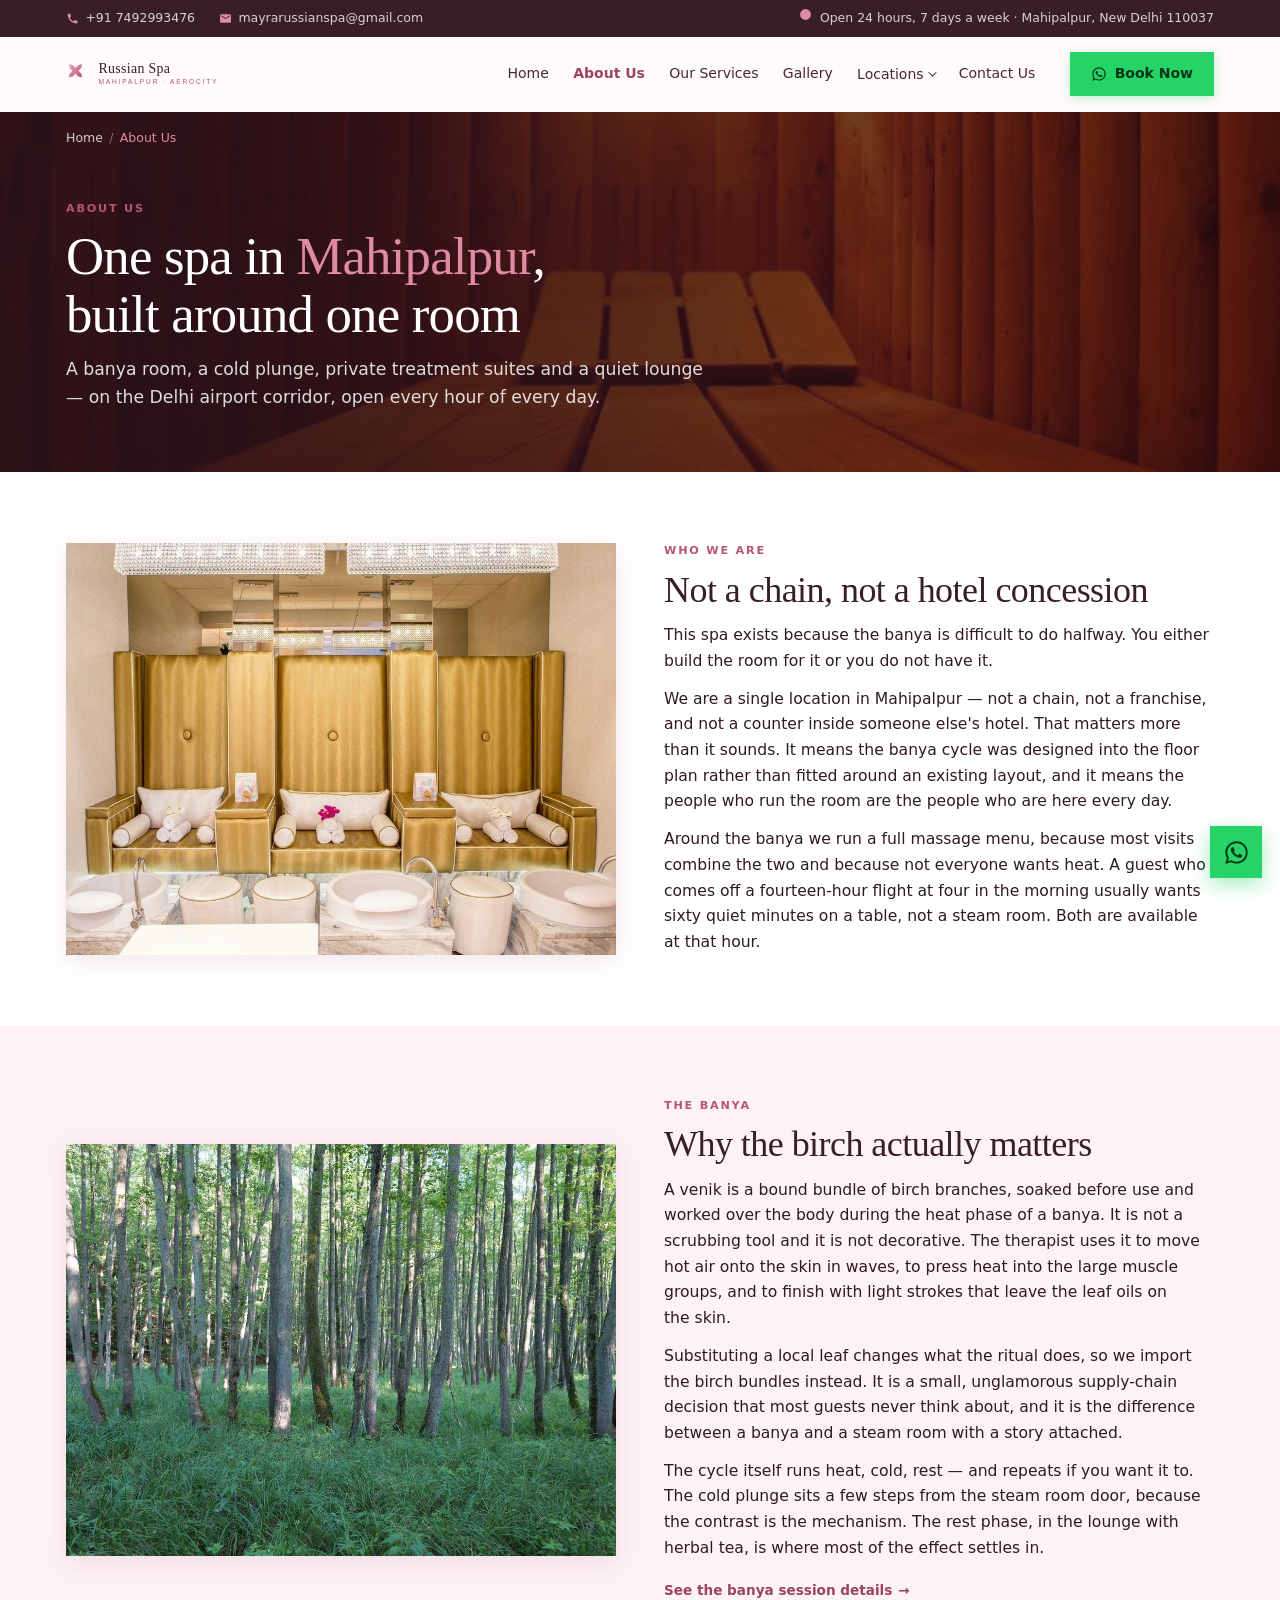
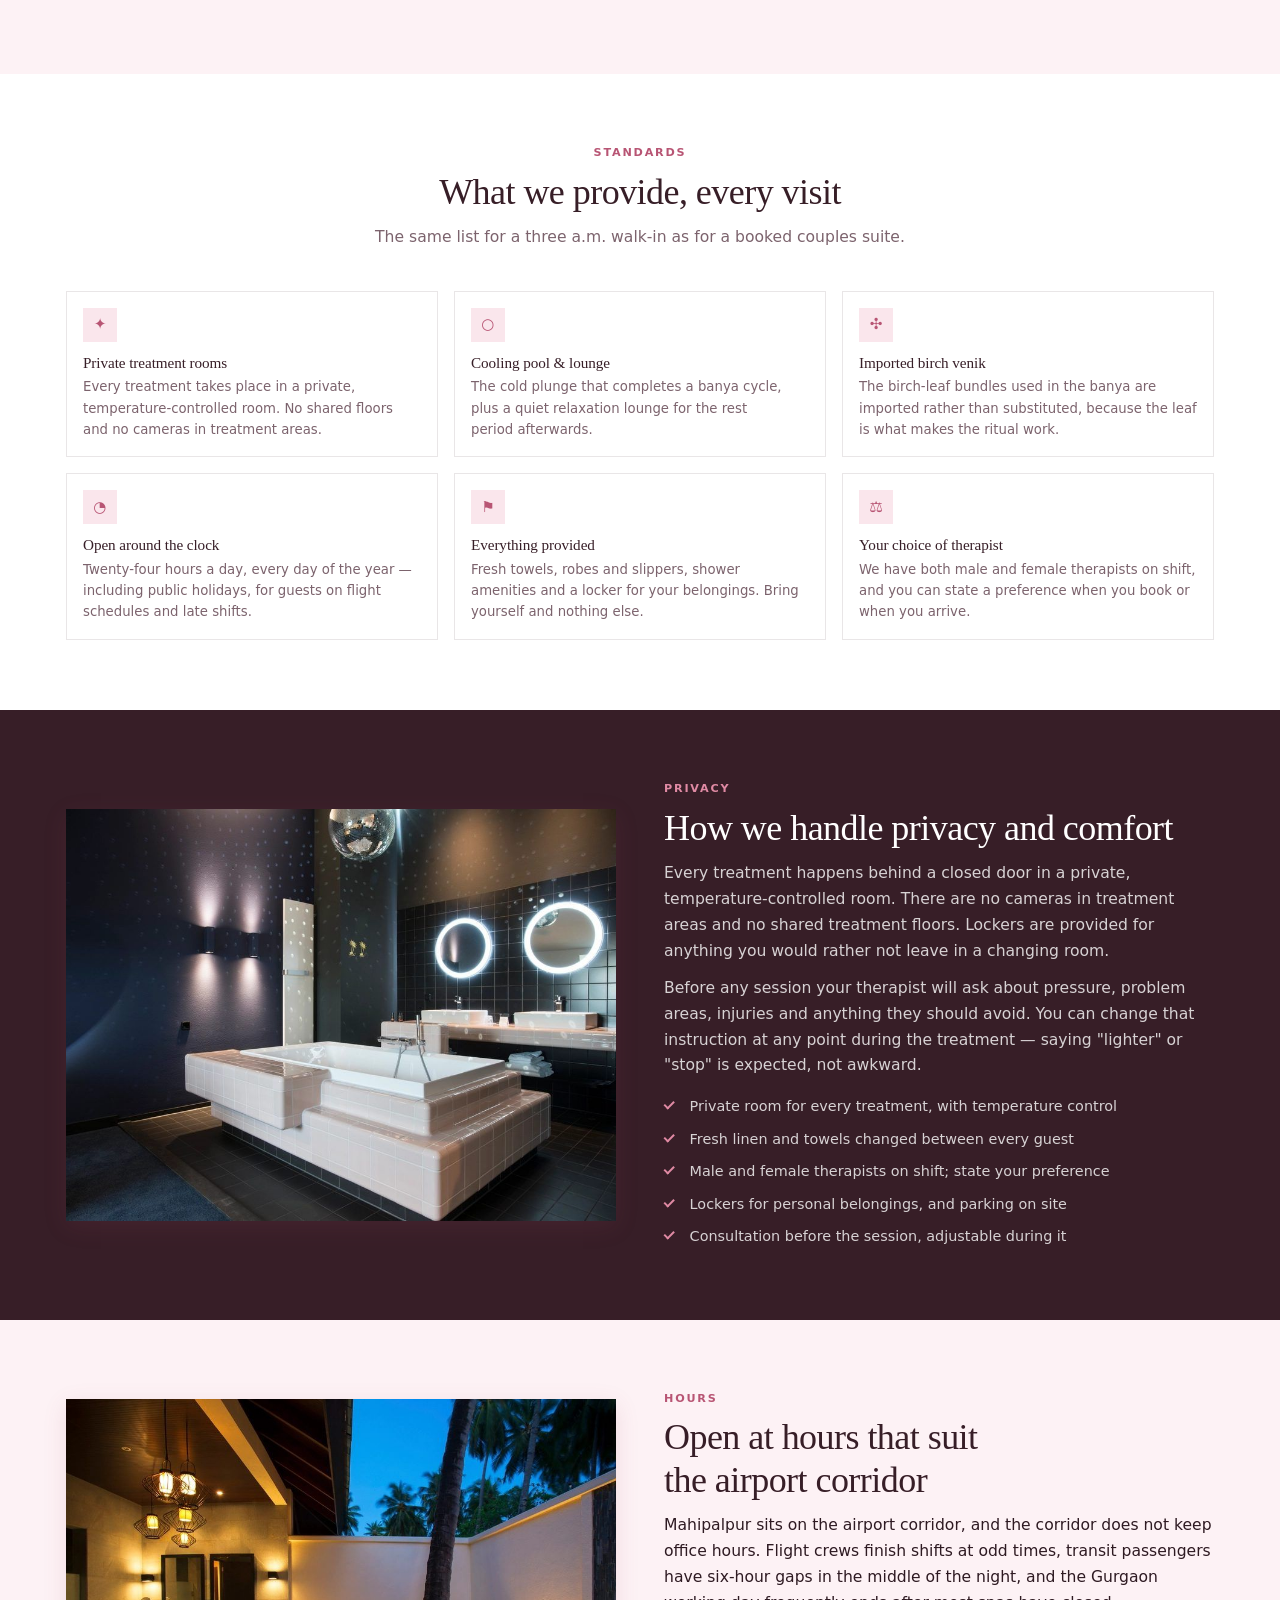
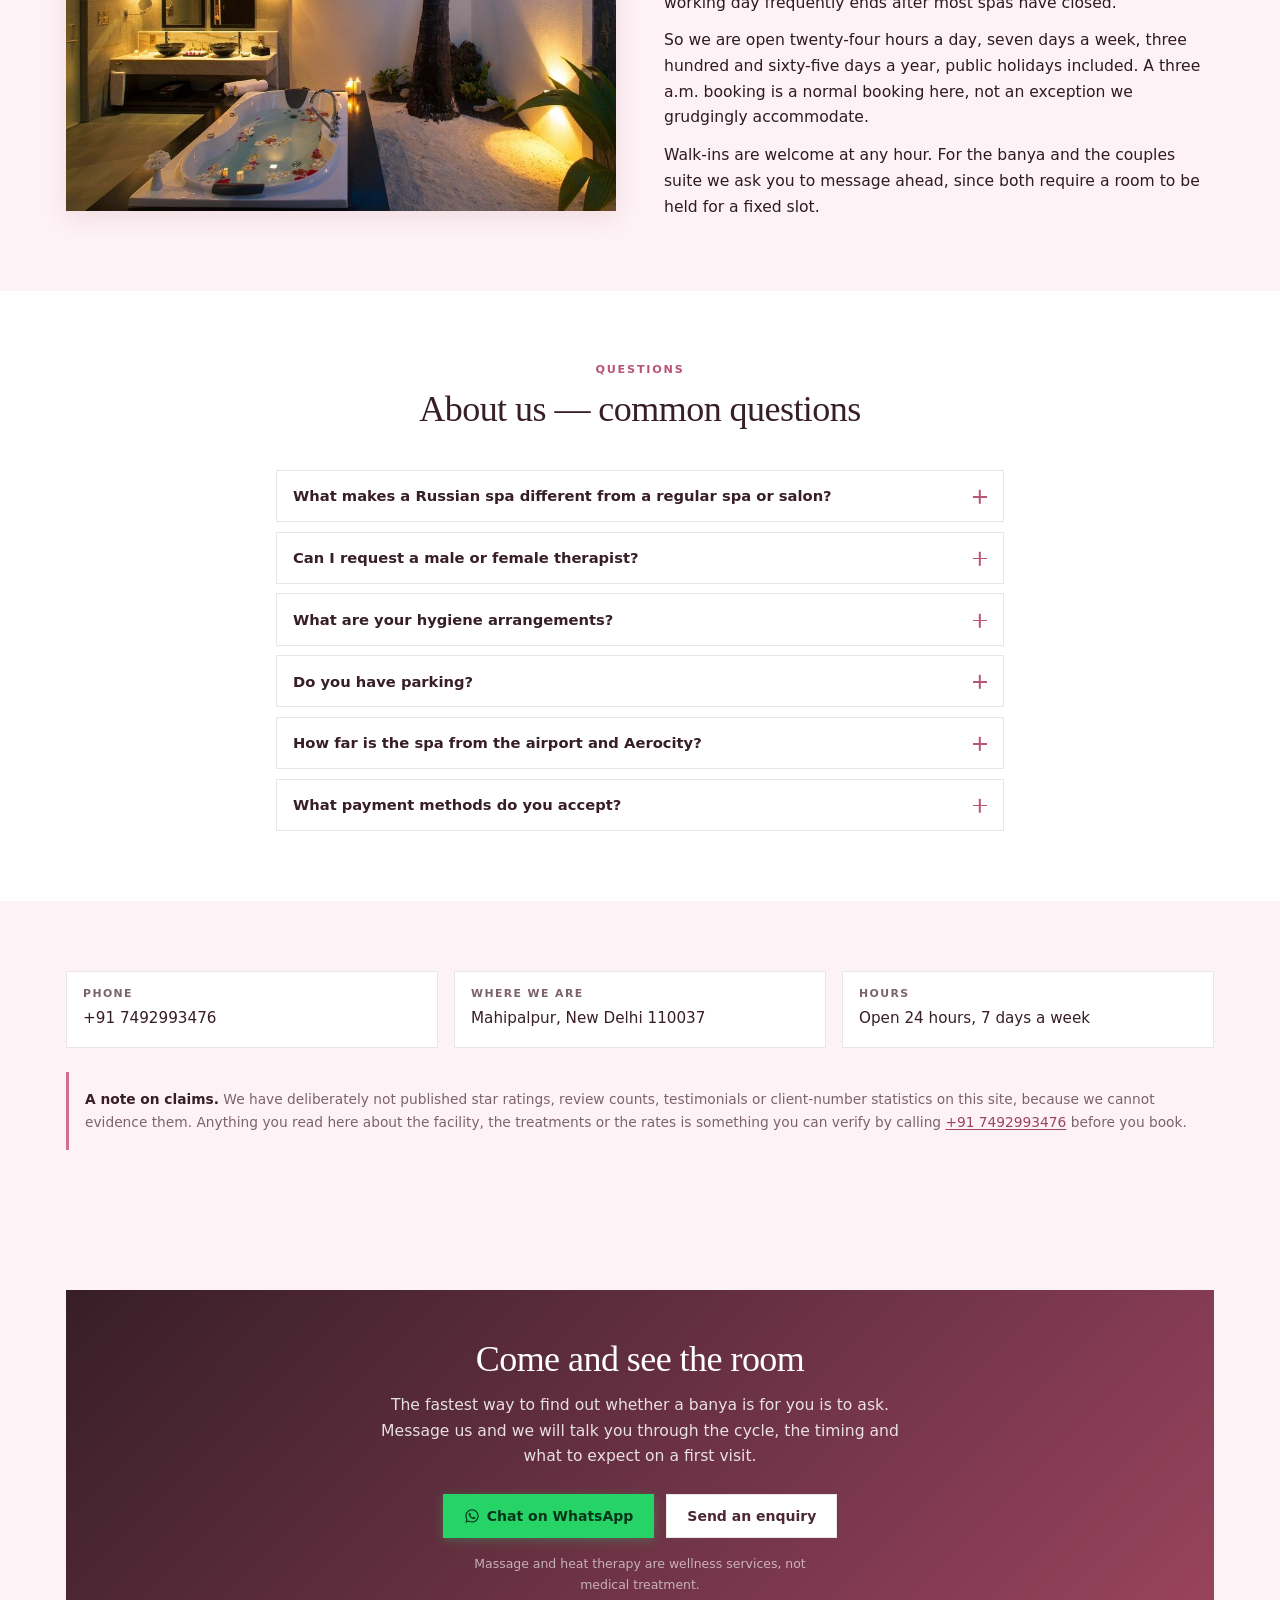
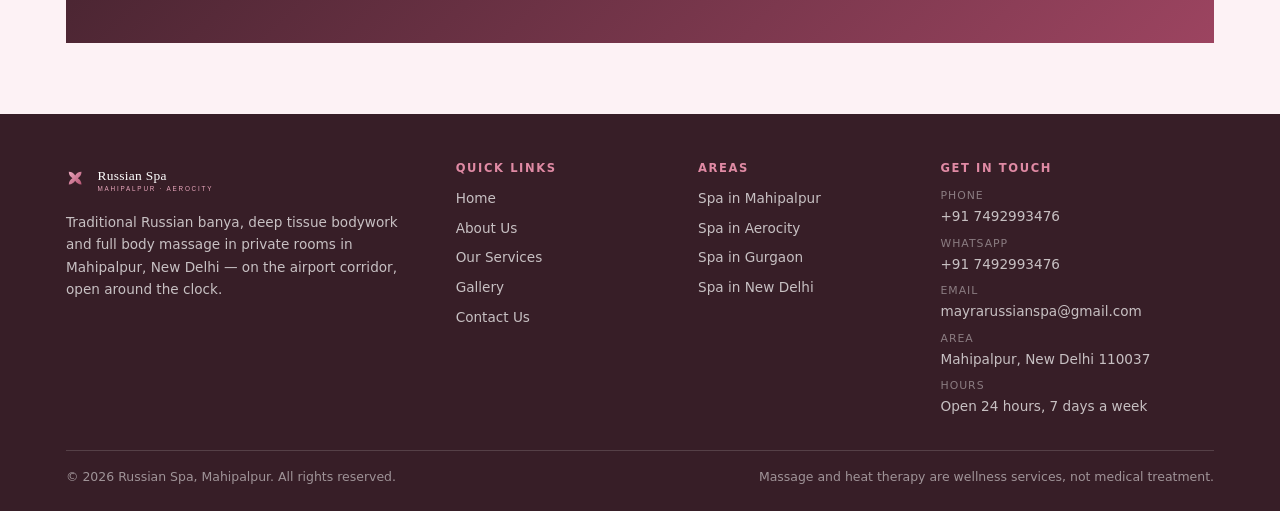
<file: about.html>
<!doctype html>
<html lang="en-IN">
<head>
  <meta charset="UTF-8">
  <meta name="viewport" content="width=device-width, initial-scale=1">

  <title>About Our Russian Spa in Mahipalpur | Banya &amp; Massage, Delhi</title>
  <meta name="description" content="How our Russian banya in Mahipalpur is built: the heat room, the cold plunge, imported birch venik and private rooms, open 24 hours near Delhi Airport.">
  <meta name="robots" content="index, follow, max-image-preview:large">
  <link rel="canonical" href="https://russianspamahipalpuraerocity.in/about.html">

  <meta name="geo.region" content="IN-DL">
  <meta name="geo.placename" content="Mahipalpur, New Delhi">

  <!-- Marks that scripting is available BEFORE the stylesheet is applied, so
       collapsible content renders closed with no flash. Without JS the class
       is never added and those sections stay open and readable. -->
  <script>document.documentElement.className = 'js';</script>

  <link rel="preload" as="image" href="assets/gallery/f/05.jpg" fetchpriority="high">
  <link rel="stylesheet" href="css/theme.css">
  <script src="js/theme.js" defer></script>

  <meta property="og:type" content="website">
  <meta property="og:site_name" content="Russian Spa Mahipalpur">
  <meta property="og:locale" content="en_IN">
  <meta property="og:title" content="About Our Russian Spa in Mahipalpur, New Delhi">
  <meta property="og:description" content="How our Russian banya in Mahipalpur is built: the heat room, the cold plunge, imported birch venik and private rooms, open 24 hours near Delhi Airport.">
  <meta property="og:url" content="https://russianspamahipalpuraerocity.in/about.html">
  <meta property="og:image" content="https://russianspamahipalpuraerocity.in/assets/gallery/f/05.jpg">
  <meta property="og:image:alt" content="Warmly lit banya heat room at temperature">

  <meta name="twitter:card" content="summary_large_image">
  <meta name="twitter:title" content="About Our Russian Spa in Mahipalpur, New Delhi">
  <meta name="twitter:description" content="How our Russian banya in Mahipalpur is built: the heat room, the cold plunge, imported birch venik and private rooms, open 24 hours near Delhi Airport.">
  <meta name="twitter:image" content="https://russianspamahipalpuraerocity.in/assets/gallery/f/05.jpg">

  <link rel="icon" href="assets/brand-assets/favicon.ico" sizes="any">
  <link rel="icon" href="assets/brand-assets/favicon.svg" type="image/svg+xml">
  <link rel="apple-touch-icon" href="assets/brand-assets/apple-touch-icon.png">
  <link rel="manifest" href="site.webmanifest">
  <meta name="theme-color" content="#371E27">

  <script type="application/ld+json">{"@context":"https://schema.org","@graph":[{"@type":["DaySpa","HealthAndBeautyBusiness"],"@id":"https://russianspamahipalpuraerocity.in/#spa","name":"Russian Spa Mahipalpur","description":"Russian banya and body massage spa in Mahipalpur, New Delhi, serving Aerocity, Gurgaon and the wider Delhi NCR. Private treatment rooms, male and female therapists, open 24 hours.","url":"https://russianspamahipalpuraerocity.in/","telephone":"+91 7492993476","email":"mayrarussianspa@gmail.com","image":"https://russianspamahipalpuraerocity.in/assets/spa/hero-spa-massage-mahipalpur.jpg","priceRange":"₹1,500–₹8,000","currenciesAccepted":"INR","paymentAccepted":"Cash, Credit Card, Debit Card, UPI","address":{"@type":"PostalAddress","addressLocality":"Mahipalpur","addressRegion":"Delhi","postalCode":"110037","addressCountry":"IN"},"openingHoursSpecification":[{"@type":"OpeningHoursSpecification","dayOfWeek":["Monday","Tuesday","Wednesday","Thursday","Friday","Saturday","Sunday"],"opens":"00:00","closes":"23:59"}],"areaServed":[{"@type":"Place","name":"Mahipalpur"},{"@type":"Place","name":"Aerocity"},{"@type":"Place","name":"Gurgaon"},{"@type":"Place","name":"New Delhi"},{"@type":"Place","name":"Delhi NCR"}]},{"@type":"WebSite","@id":"https://russianspamahipalpuraerocity.in/#website","url":"https://russianspamahipalpuraerocity.in/","name":"Russian Spa Mahipalpur","inLanguage":"en-IN","publisher":{"@id":"https://russianspamahipalpuraerocity.in/#spa"}},{"@type":"AboutPage","@id":"https://russianspamahipalpuraerocity.in/about.html#webpage","url":"https://russianspamahipalpuraerocity.in/about.html","name":"About Our Russian Spa in Mahipalpur | Banya & Massage, Delhi","description":"How our Russian banya in Mahipalpur is built: the heat room, the cold plunge, imported birch venik and private rooms, open 24 hours near Delhi Airport.","isPartOf":{"@id":"https://russianspamahipalpuraerocity.in/#website"},"about":{"@id":"https://russianspamahipalpuraerocity.in/#spa"},"primaryImageOfPage":"https://russianspamahipalpuraerocity.in/assets/gallery/f/05.jpg"},{"@type":"BreadcrumbList","@id":"https://russianspamahipalpuraerocity.in/about.html#breadcrumb","itemListElement":[{"@type":"ListItem","position":1,"name":"Home","item":"https://russianspamahipalpuraerocity.in/"},{"@type":"ListItem","position":2,"name":"About Us"}]},{"@type":"FAQPage","@id":"https://russianspamahipalpuraerocity.in/about.html#faq","mainEntity":[{"@type":"Question","name":"What makes a Russian spa different from a regular spa or salon?","acceptedAnswer":{"@type":"Answer","text":"The banya. A standard spa offers massage and often a steam cabinet; a Russian spa is built around a heat room held at moist 70–90°C, a cold plunge within a few steps of it, and venik work with birch leaves during the heat phase. The massage menu here overlaps with any good spa — it is the banya room that is harder to find in Delhi."}},{"@type":"Question","name":"Can I request a male or female therapist?","acceptedAnswer":{"@type":"Answer","text":"Yes. We have both on shift and you can state a preference when you book or when you arrive. If a particular therapist is not available at that hour we will tell you rather than substitute silently."}},{"@type":"Question","name":"What are your hygiene arrangements?","acceptedAnswer":{"@type":"Answer","text":"Treatment rooms are sanitised between every guest, and linen and towels are changed for each session. The banya is cleaned between sessions. Lockers are provided for personal belongings."}},{"@type":"Question","name":"Do you have parking?","acceptedAnswer":{"@type":"Answer","text":"Yes, parking is available on site. If you are arriving by cab or auto, call us when you are close and we will talk your driver in — the Mahipalpur service lanes can be confusing the first time."}},{"@type":"Question","name":"How far is the spa from the airport and Aerocity?","acceptedAnswer":{"@type":"Answer","text":"About ten minutes by road from IGI Airport Terminal 3, and five to seven minutes from the Aerocity hotel cluster. We are in Mahipalpur, New Delhi 110037, just off NH-48 on the airport corridor."}},{"@type":"Question","name":"What payment methods do you accept?","acceptedAnswer":{"@type":"Answer","text":"Cash, debit and credit cards, UPI (Google Pay, PhonePe, Paytm) and international cards."}}]}]}</script>
</head>
<body>
  <svg width="0" height="0" style="position:absolute" aria-hidden="true" focusable="false"><defs>
    <symbol id="i-wa" viewBox="0 0 24 24"><path d="M12.04 2C6.58 2 2.13 6.45 2.13 11.91c0 1.75.46 3.46 1.32 4.96L2 22l5.25-1.38a9.9 9.9 0 0 0 4.79 1.22h.01c5.46 0 9.91-4.45 9.91-9.91 0-2.65-1.03-5.14-2.9-7.01A9.82 9.82 0 0 0 12.04 2Zm0 18.15h-.01a8.2 8.2 0 0 1-4.19-1.15l-.3-.18-3.12.82.83-3.04-.2-.31a8.22 8.22 0 0 1-1.26-4.38c0-4.54 3.7-8.23 8.25-8.23 2.2 0 4.27.86 5.83 2.42a8.19 8.19 0 0 1 2.41 5.82c0 4.54-3.7 8.23-8.24 8.23Zm4.52-6.16c-.25-.12-1.47-.72-1.69-.81-.23-.08-.39-.12-.56.13-.16.24-.64.8-.79.97-.14.16-.29.18-.54.06-.25-.13-1.05-.39-1.99-1.23-.74-.66-1.24-1.47-1.38-1.72-.15-.25-.02-.38.11-.5.11-.11.25-.29.37-.43.13-.15.17-.25.25-.41.08-.17.04-.31-.02-.43-.06-.12-.56-1.34-.76-1.84-.2-.48-.41-.42-.56-.43h-.48c-.17 0-.43.06-.66.31-.22.25-.87.85-.87 2.07s.89 2.4 1.02 2.56c.12.17 1.75 2.67 4.23 3.74.59.26 1.05.41 1.41.52.59.19 1.13.16 1.56.1.47-.07 1.47-.6 1.67-1.18.21-.58.21-1.07.15-1.18-.06-.1-.23-.17-.48-.29Z"/></symbol>
    <symbol id="i-tel" viewBox="0 0 24 24"><path d="M6.6 10.8a15.1 15.1 0 0 0 6.6 6.6l2.2-2.2c.3-.3.7-.4 1-.2 1.1.4 2.3.6 3.6.6.6 0 1 .4 1 1V20c0 .6-.4 1-1 1-9.4 0-17-7.6-17-17 0-.6.4-1 1-1h3.5c.6 0 1 .4 1 1 0 1.2.2 2.4.6 3.6.1.3 0 .7-.2 1l-2.3 2.2Z"/></symbol>
    <symbol id="i-mail" viewBox="0 0 24 24"><path d="M20 4H4a2 2 0 0 0-2 2v12a2 2 0 0 0 2 2h16a2 2 0 0 0 2-2V6a2 2 0 0 0-2-2Zm0 4-8 5-8-5V6l8 5 8-5Z"/></symbol>
    <symbol id="i-clock" viewBox="0 0 24 24"><path d="M12 2a10 10 0 1 0 0 20 10 10 0 0 0 0-20Zm1 10.6V6h-2v7.4l5.2 3.1 1-1.7-4.2-2.2Z"/></symbol>
    <symbol id="i-close" viewBox="0 0 24 24"><path d="M6.4 5 5 6.4 10.6 12 5 17.6 6.4 19 12 13.4 17.6 19 19 17.6 13.4 12 19 6.4 17.6 5 12 10.6Z"/></symbol>
    <symbol id="i-pin" viewBox="0 0 24 24"><path d="M12 2a7 7 0 0 0-7 7c0 5.25 7 13 7 13s7-7.75 7-13a7 7 0 0 0-7-7Zm0 9.5A2.5 2.5 0 1 1 14.5 9 2.5 2.5 0 0 1 12 11.5Z"/></symbol>
  </defs></svg>

  <a class="skip-link" href="#main-content">Skip to content</a>
  <div id="top-sentinel" aria-hidden="true"></div>

  <div class="topbar">
    <div class="wrap topbar__inner">
      <div class="topbar__links">
        <a href="tel:+917492993476"><svg class="ico" aria-hidden="true" focusable="false"><use href="#i-tel"/></svg> +91 7492993476</a>
        <a href="mailto:mayrarussianspa@gmail.com"><svg class="ico" aria-hidden="true" focusable="false"><use href="#i-mail"/></svg> mayrarussianspa@gmail.com</a>
      </div>
      <span class="topbar__hours"><svg class="ico" aria-hidden="true" focusable="false"><use href="#i-clock"/></svg>&nbsp; Open 24 hours, 7 days a week · Mahipalpur, New Delhi 110037</span>
    </div>
  </div>

  <header class="header">
    <div class="wrap header__inner">
      <a class="brand" href="index.html" aria-label="Russian spa in Mahipalpur and Aerocity — home">
        <svg viewBox="0 0 230 50" width="230" height="50" role="img" aria-label="Russian spa in Mahipalpur and Aerocity, New Delhi" focusable="false">
          <defs>
            <linearGradient id="wm-hdr" x1="0" y1="0" x2="1" y2="1">
              <stop offset="0" stop-color="#E8A6BC"/><stop offset="1" stop-color="#B85574"/>
            </linearGradient>
          </defs>
          <path fill="url(#wm-hdr)" d="M18 5c0 5.2-2.8 8.3-6 10.4 3.2 2.1 6 5.2 6 10.4-5.2 0-8.3-2.8-10.4-6-2.1 3.2-5.2 6-10.4 6 0-5.2 2.8-8.3 6-10.4-3.2-2.1-6-5.2-6-10.4 5.2 0 8.3 2.8 10.4 6C9.7 7.8 12.8 5 18 5Z" transform="translate(6,9) scale(.82)"/>
          <text x="42" y="24" font-family="Georgia, serif" font-size="18" letter-spacing=".4" fill="currentColor">Russian Spa</text>
          <text x="42" y="39" font-family="Helvetica, Arial, sans-serif" font-size="8.5" letter-spacing="2.4" fill="#B85574">MAHIPALPUR &#183; AEROCITY</text>
        </svg>
      </a>

      <nav class="nav" aria-label="Primary">
        <ul class="nav__list">
          <li><a class="nav__link" href="index.html">Home</a></li>
          <li><a class="nav__link" href="about.html" aria-current="page">About Us</a></li>
          <li><a class="nav__link" href="services.html">Our Services</a></li>
          <li><a class="nav__link" href="gallery.html">Gallery</a></li>
          <li class="nav__item">
            <button class="nav__link nav__toggle" type="button" aria-expanded="false" aria-controls="loc-menu">
              Locations <span class="chev" aria-hidden="true"></span>
            </button>
            <ul class="nav__menu" id="loc-menu">
              <li><a href="russian-spa-in-mahipalpur.html">Spa in Mahipalpur</a></li>
              <li><a href="russian-spa-in-aerocity.html">Spa in Aerocity</a></li>
              <li><a href="russian-spa-in-gurgaon.html">Spa in Gurgaon</a></li>
              <li><a href="russian-spa-in-new-delhi.html">Spa in New Delhi</a></li>
            </ul>
          </li>
          <li><a class="nav__link" href="contact.html">Contact Us</a></li>
        </ul>
      </nav>

      <a class="btn btn--wa header__cta" href="https://wa.me/917492993476?text=Hello%2C%20I%20would%20like%20to%20book%20a%20session%20at%20your%20Mahipalpur%20spa." rel="noopener" target="_blank"><svg class="ico" aria-hidden="true" focusable="false"><use href="#i-wa"/></svg> Book Now</a>

      <button class="nav-trigger" type="button" aria-expanded="false" aria-controls="mobile-drawer" aria-label="Open menu">
        <span aria-hidden="true"></span><span aria-hidden="true"></span><span aria-hidden="true"></span>
      </button>
    </div>
  </header>

  <div class="drawer" id="mobile-drawer">
    <div class="drawer__top">
      <a class="brand" href="index.html" aria-label="Russian spa in Mahipalpur and Aerocity — home">
        <svg viewBox="0 0 230 50" width="230" height="50" role="img" aria-label="Russian spa in Mahipalpur and Aerocity, New Delhi" focusable="false">
          <defs>
            <linearGradient id="wm-drw" x1="0" y1="0" x2="1" y2="1">
              <stop offset="0" stop-color="#E8A6BC"/><stop offset="1" stop-color="#B85574"/>
            </linearGradient>
          </defs>
          <path fill="url(#wm-drw)" d="M18 5c0 5.2-2.8 8.3-6 10.4 3.2 2.1 6 5.2 6 10.4-5.2 0-8.3-2.8-10.4-6-2.1 3.2-5.2 6-10.4 6 0-5.2 2.8-8.3 6-10.4-3.2-2.1-6-5.2-6-10.4 5.2 0 8.3 2.8 10.4 6C9.7 7.8 12.8 5 18 5Z" transform="translate(6,9) scale(.82)"/>
          <text x="42" y="24" font-family="Georgia, serif" font-size="18" letter-spacing=".4" fill="currentColor">Russian Spa</text>
          <text x="42" y="39" font-family="Helvetica, Arial, sans-serif" font-size="8.5" letter-spacing="2.4" fill="#B85574">MAHIPALPUR &#183; AEROCITY</text>
        </svg>
      </a>
      <button class="drawer__close" type="button" data-close-drawer aria-label="Close menu">
        <svg class="ico" aria-hidden="true" focusable="false"><use href="#i-close"/></svg>
      </button>
    </div>

    <nav aria-label="Mobile">
      <ul class="drawer__list">
        <li><a class="drawer__link" href="index.html">Home</a></li>
        <li><a class="drawer__link" href="about.html" aria-current="page">About Us</a></li>
        <li><a class="drawer__link" href="services.html">Our Services</a></li>
        <li><a class="drawer__link" href="gallery.html">Gallery</a></li>
        <li>
          <button class="drawer__link" type="button" aria-expanded="false" aria-controls="drawer-loc">
            Locations <span class="chev" aria-hidden="true"></span>
          </button>
          <div class="drawer__sub" id="drawer-loc">
            <div><ul>
              <li><a href="russian-spa-in-mahipalpur.html">Spa in Mahipalpur</a></li>
              <li><a href="russian-spa-in-aerocity.html">Spa in Aerocity</a></li>
              <li><a href="russian-spa-in-gurgaon.html">Spa in Gurgaon</a></li>
              <li><a href="russian-spa-in-new-delhi.html">Spa in New Delhi</a></li>
            </ul></div>
          </div>
        </li>
        <li><a class="drawer__link" href="contact.html">Contact Us</a></li>
      </ul>
    </nav>

    <div class="drawer__foot">
      <a class="btn btn--wa btn--block" href="https://wa.me/917492993476?text=Hello%2C%20I%20would%20like%20to%20book%20a%20session%20at%20your%20Mahipalpur%20spa." rel="noopener" target="_blank"><svg class="ico" aria-hidden="true" focusable="false"><use href="#i-wa"/></svg> Book on WhatsApp</a>
      <a class="btn btn--outline btn--block" href="tel:+917492993476"><svg class="ico" aria-hidden="true" focusable="false"><use href="#i-tel"/></svg> Call +91 7492993476</a>
      <p>Open 24 hours, 7 days a week · Mahipalpur, New Delhi 110037</p>
    </div>
  </div>


  <main id="main-content">

    <section class="phero">
      <div class="phero__bg" aria-hidden="true">
        <img src="assets/gallery/f/05.jpg" alt="" width="1024" height="683" fetchpriority="high" decoding="async">
      </div>
      <div class="wrap">
        <nav class="crumb" aria-label="Breadcrumb">
          <ol>
          <li><a href="index.html">Home</a></li>
          <li><span aria-current="page">About Us</span></li>
          </ol>
        </nav>
        <div class="phero__inner">
          <span class="eyebrow">About us</span>
          <h1>One spa in <em>Mahipalpur</em>, built around one room</h1>
          <p class="phero__lead">A banya room, a cold plunge, private treatment suites and a quiet lounge — on the Delhi airport corridor, open every hour of every day.</p>
        </div>
      </div>
    </section>

    <!-- ========================== WHO WE ARE ========================= -->
    <section class="section section--white">
      <div class="wrap">
        <div class="split">
          <div class="split__media" data-reveal>
            <img src="assets/gallery/f/33.jpg" alt="Row of treatment beds made up with fresh white linen" width="1024" height="683" loading="lazy" decoding="async">
          </div>
          <div data-reveal>
            <span class="eyebrow">Who we are</span>
            <h2>Not a chain, not a hotel concession</h2>
            <p>
              This spa exists because the banya is difficult to do halfway. You either build the room for it or
              you do not have it.
            </p>
            <p>
              We are a single location in Mahipalpur — not a chain, not a franchise, and not a counter inside
              someone else's hotel. That matters more than it sounds. It means the banya cycle was designed into
              the floor plan rather than fitted around an existing layout, and it means the people who run the
              room are the people who are here every day.
            </p>
            <p>
              Around the banya we run a full massage menu, because most visits combine the two and because not
              everyone wants heat. A guest who comes off a fourteen-hour flight at four in the morning usually
              wants sixty quiet minutes on a table, not a steam room. Both are available at that hour.
            </p>
          </div>
        </div>
      </div>
    </section>

    <!-- ========================== THE BIRCH ========================== -->
    <section class="section section--blush">
      <div class="wrap">
        <div class="split split--flip">
          <div data-reveal>
            <span class="eyebrow">The banya</span>
            <h2>Why the birch actually matters</h2>
            <p>
              A venik is a bound bundle of birch branches, soaked before use and worked over the body during the
              heat phase of a banya. It is not a scrubbing tool and it is not decorative. The therapist uses it to
              move hot air onto the skin in waves, to press heat into the large muscle groups, and to finish with
              light strokes that leave the leaf oils on the skin.
            </p>
            <p>
              Substituting a local leaf changes what the ritual does, so we import the birch bundles instead. It is
              a small, unglamorous supply-chain decision that most guests never think about, and it is the
              difference between a banya and a steam room with a story attached.
            </p>
            <p>
              The cycle itself runs heat, cold, rest — and repeats if you want it to. The cold plunge sits a few
              steps from the steam room door, because the contrast is the mechanism. The rest phase, in the lounge
              with herbal tea, is where most of the effect settles in.
            </p>
            <p style="margin-top:var(--sp-4)">
              <a class="arrow" href="services.html#russian-banya">See the banya session details</a>
            </p>
          </div>
          <div class="split__media" data-reveal>
            <img src="assets/gallery/f/01.jpg" alt="Stand of birch trees of the kind a banya venik is cut from" width="1200" height="801" loading="lazy" decoding="async">
          </div>
        </div>
      </div>
    </section>

    <!-- ========================= WHAT WE PROVIDE ===================== -->
    <section class="section section--white">
      <div class="wrap">
        <div class="section-head" data-reveal>
          <span class="eyebrow">Standards</span>
          <h2>What we provide, every visit</h2>
          <p>The same list for a three a.m. walk-in as for a booked couples suite.</p>
        </div>
        <div class="grid grid--3">
            <div class="feature" data-reveal>
              <div class="feature__icon" aria-hidden="true">✦</div>
              <h3>Private treatment rooms</h3>
              <p>Every treatment takes place in a private, temperature-controlled room. No shared floors and no cameras in treatment areas.</p>
            </div>
            <div class="feature" data-reveal>
              <div class="feature__icon" aria-hidden="true">○</div>
              <h3>Cooling pool &amp; lounge</h3>
              <p>The cold plunge that completes a banya cycle, plus a quiet relaxation lounge for the rest period afterwards.</p>
            </div>
            <div class="feature" data-reveal>
              <div class="feature__icon" aria-hidden="true">✣</div>
              <h3>Imported birch venik</h3>
              <p>The birch-leaf bundles used in the banya are imported rather than substituted, because the leaf is what makes the ritual work.</p>
            </div>
            <div class="feature" data-reveal>
              <div class="feature__icon" aria-hidden="true">◔</div>
              <h3>Open around the clock</h3>
              <p>Twenty-four hours a day, every day of the year — including public holidays, for guests on flight schedules and late shifts.</p>
            </div>
            <div class="feature" data-reveal>
              <div class="feature__icon" aria-hidden="true">⚑</div>
              <h3>Everything provided</h3>
              <p>Fresh towels, robes and slippers, shower amenities and a locker for your belongings. Bring yourself and nothing else.</p>
            </div>
            <div class="feature" data-reveal>
              <div class="feature__icon" aria-hidden="true">⚖</div>
              <h3>Your choice of therapist</h3>
              <p>We have both male and female therapists on shift, and you can state a preference when you book or when you arrive.</p>
            </div>
        </div>
      </div>
    </section>

    <!-- =========================== PRIVACY =========================== -->
    <section class="section section--dark">
      <div class="wrap">
        <div class="split">
          <div class="split__media" data-reveal>
            <img src="assets/gallery/f/29.jpg" alt="Low-lit private room with dark stone and wall sconces" width="1024" height="684" loading="lazy" decoding="async">
          </div>
          <div data-reveal>
            <span class="eyebrow">Privacy</span>
            <h2>How we handle privacy and comfort</h2>
            <p>
              Every treatment happens behind a closed door in a private, temperature-controlled room. There are no
              cameras in treatment areas and no shared treatment floors. Lockers are provided for anything you
              would rather not leave in a changing room.
            </p>
            <p>
              Before any session your therapist will ask about pressure, problem areas, injuries and anything they
              should avoid. You can change that instruction at any point during the treatment — saying "lighter"
              or "stop" is expected, not awkward.
            </p>
            <ul class="checklist">
              <li>Private room for every treatment, with temperature control</li>
              <li>Fresh linen and towels changed between every guest</li>
              <li>Male and female therapists on shift; state your preference</li>
              <li>Lockers for personal belongings, and parking on site</li>
              <li>Consultation before the session, adjustable during it</li>
            </ul>
          </div>
        </div>
      </div>
    </section>

    <!-- ============================ HOURS ============================ -->
    <section class="section section--blush">
      <div class="wrap">
        <div class="split split--flip">
          <div data-reveal>
            <span class="eyebrow">Hours</span>
            <h2>Open at hours that suit the airport corridor</h2>
            <p>
              Mahipalpur sits on the airport corridor, and the corridor does not keep office hours. Flight crews
              finish shifts at odd times, transit passengers have six-hour gaps in the middle of the night, and the
              Gurgaon working day frequently ends after most spas have closed.
            </p>
            <p>
              So we are open twenty-four hours a day, seven days a week, three hundred and sixty-five days a year,
              public holidays included. A three a.m. booking is a normal booking here, not an exception we
              grudgingly accommodate.
            </p>
            <p>
              Walk-ins are welcome at any hour. For the banya and the couples suite we ask you to message ahead,
              since both require a room to be held for a fixed slot.
            </p>
          </div>
          <div class="split__media" data-reveal>
            <img src="assets/gallery/f/31.jpg" alt="Outdoor spa bath lit by lanterns in the evening" width="1024" height="683" loading="lazy" decoding="async">
          </div>
        </div>
      </div>
    </section>

    <!-- ============================= FAQ ============================= -->
    <section class="section section--white">
      <div class="wrap wrap--narrow">
        <div class="section-head" data-reveal>
          <span class="eyebrow">Questions</span>
          <h2>About us — common questions</h2>
        </div>
        <div class="faq">
          <div class="faq__item">
            <h3 style="margin:0">
              <button class="faq__q" type="button" aria-expanded="false" aria-controls="about-faq-1">
                What makes a Russian spa different from a regular spa or salon?<span class="plus" aria-hidden="true"></span>
              </button>
            </h3>
            <div class="faq__a" id="about-faq-1">
              <div>
                <p>The banya. A standard spa offers massage and often a steam cabinet; a Russian spa is built around a heat room held at moist 70–90°C, a cold plunge within a few steps of it, and venik work with birch leaves during the heat phase. The massage menu here overlaps with any good spa — it is the banya room that is harder to find in Delhi.</p>
              </div>
            </div>
          </div>
          <div class="faq__item">
            <h3 style="margin:0">
              <button class="faq__q" type="button" aria-expanded="false" aria-controls="about-faq-2">
                Can I request a male or female therapist?<span class="plus" aria-hidden="true"></span>
              </button>
            </h3>
            <div class="faq__a" id="about-faq-2">
              <div>
                <p>Yes. We have both on shift and you can state a preference when you book or when you arrive. If a particular therapist is not available at that hour we will tell you rather than substitute silently.</p>
              </div>
            </div>
          </div>
          <div class="faq__item">
            <h3 style="margin:0">
              <button class="faq__q" type="button" aria-expanded="false" aria-controls="about-faq-3">
                What are your hygiene arrangements?<span class="plus" aria-hidden="true"></span>
              </button>
            </h3>
            <div class="faq__a" id="about-faq-3">
              <div>
                <p>Treatment rooms are sanitised between every guest, and linen and towels are changed for each session. The banya is cleaned between sessions. Lockers are provided for personal belongings.</p>
              </div>
            </div>
          </div>
          <div class="faq__item">
            <h3 style="margin:0">
              <button class="faq__q" type="button" aria-expanded="false" aria-controls="about-faq-4">
                Do you have parking?<span class="plus" aria-hidden="true"></span>
              </button>
            </h3>
            <div class="faq__a" id="about-faq-4">
              <div>
                <p>Yes, parking is available on site. If you are arriving by cab or auto, call us when you are close and we will talk your driver in — the Mahipalpur service lanes can be confusing the first time.</p>
              </div>
            </div>
          </div>
          <div class="faq__item">
            <h3 style="margin:0">
              <button class="faq__q" type="button" aria-expanded="false" aria-controls="about-faq-5">
                How far is the spa from the airport and Aerocity?<span class="plus" aria-hidden="true"></span>
              </button>
            </h3>
            <div class="faq__a" id="about-faq-5">
              <div>
                <p>About ten minutes by road from IGI Airport Terminal 3, and five to seven minutes from the Aerocity hotel cluster. We are in Mahipalpur, New Delhi 110037, just off NH-48 on the airport corridor.</p>
              </div>
            </div>
          </div>
          <div class="faq__item">
            <h3 style="margin:0">
              <button class="faq__q" type="button" aria-expanded="false" aria-controls="about-faq-6">
                What payment methods do you accept?<span class="plus" aria-hidden="true"></span>
              </button>
            </h3>
            <div class="faq__a" id="about-faq-6">
              <div>
                <p>Cash, debit and credit cards, UPI (Google Pay, PhonePe, Paytm) and international cards.</p>
              </div>
            </div>
          </div>
        </div>
      </div>
    </section>

    <!-- ===================== NAP + A NOTE ON CLAIMS ================== -->
    <section class="section section--blush">
      <div class="wrap">
        <div class="nap" data-reveal>
          <div><h3>Phone</h3><p><a href="tel:+917492993476">+91 7492993476</a></p></div>
          <div><h3>Where we are</h3><p>Mahipalpur, New Delhi 110037</p></div>
          <div><h3>Hours</h3><p>Open 24 hours, 7 days a week</p></div>
        </div>
        <p class="notice" style="margin-top:var(--sp-5)" data-reveal>
          <strong>A note on claims.</strong> We have deliberately not published star ratings, review counts,
          testimonials or client-number statistics on this site, because we cannot evidence them. Anything you
          read here about the facility, the treatments or the rates is something you can verify by calling
          <a href="tel:+917492993476">+91 7492993476</a> before you book.
        </p>
      </div>
    </section>

    <section class="section section--blush">
      <div class="wrap">
        <div class="cta" data-reveal>
          <h2>Come and see the room</h2>
          <p>The fastest way to find out whether a banya is for you is to ask. Message us and we will talk you through the cycle, the timing and what to expect on a first visit.</p>
          <div class="btn-row">
            <a class="btn btn--wa" href="https://wa.me/917492993476?text=Hello%2C%20I%20would%20like%20to%20book%20a%20session%20at%20your%20Mahipalpur%20spa." rel="noopener" target="_blank"><svg class="ico" aria-hidden="true" focusable="false"><use href="#i-wa"/></svg> Chat on WhatsApp</a>
            <a class="btn btn--outline" href="contact.html">Send an enquiry</a>
          </div>
          <p class="note">Massage and heat therapy are wellness services, not medical treatment.</p>
        </div>
      </div>
    </section>

  </main>


  <footer class="footer">
    <div class="wrap">
      <div class="footer__grid">
        <div class="footer__brand">
          <svg viewBox="0 0 230 50" width="230" height="50" role="img" aria-label="Russian spa in Mahipalpur and Aerocity, New Delhi" focusable="false">
          <defs>
            <linearGradient id="wm-ftr" x1="0" y1="0" x2="1" y2="1">
              <stop offset="0" stop-color="#E8A6BC"/><stop offset="1" stop-color="#B85574"/>
            </linearGradient>
          </defs>
          <path fill="url(#wm-ftr)" d="M18 5c0 5.2-2.8 8.3-6 10.4 3.2 2.1 6 5.2 6 10.4-5.2 0-8.3-2.8-10.4-6-2.1 3.2-5.2 6-10.4 6 0-5.2 2.8-8.3 6-10.4-3.2-2.1-6-5.2-6-10.4 5.2 0 8.3 2.8 10.4 6C9.7 7.8 12.8 5 18 5Z" transform="translate(6,9) scale(.82)"/>
          <text x="42" y="24" font-family="Georgia, serif" font-size="18" letter-spacing=".4" fill="currentColor">Russian Spa</text>
          <text x="42" y="39" font-family="Helvetica, Arial, sans-serif" font-size="8.5" letter-spacing="2.4" fill="#E8A6BC">MAHIPALPUR &#183; AEROCITY</text>
        </svg>
          <p>
            Traditional Russian banya, deep tissue bodywork and full body massage in private rooms in Mahipalpur,
            New Delhi — on the airport corridor, open around the clock.
          </p>
        </div>

        <nav aria-labelledby="f-explore">
          <h2 id="f-explore">Quick Links</h2>
          <ul>
            <li><a href="index.html">Home</a></li>
            <li><a href="about.html">About Us</a></li>
            <li><a href="services.html">Our Services</a></li>
            <li><a href="gallery.html">Gallery</a></li>
            <li><a href="contact.html">Contact Us</a></li>
          </ul>
        </nav>

        <nav aria-labelledby="f-loc">
          <h2 id="f-loc">Areas</h2>
          <ul>
            <li><a href="russian-spa-in-mahipalpur.html">Spa in Mahipalpur</a></li>
            <li><a href="russian-spa-in-aerocity.html">Spa in Aerocity</a></li>
            <li><a href="russian-spa-in-gurgaon.html">Spa in Gurgaon</a></li>
            <li><a href="russian-spa-in-new-delhi.html">Spa in New Delhi</a></li>
          </ul>
        </nav>

        <div>
          <h2>Get in Touch</h2>
          <ul class="footer__contact">
            <li><span class="label">Phone</span><a href="tel:+917492993476">+91 7492993476</a></li>
            <li><span class="label">WhatsApp</span><a href="https://wa.me/917492993476?text=Hello%2C%20I%20would%20like%20to%20book%20a%20session%20at%20your%20Mahipalpur%20spa." rel="noopener" target="_blank">+91 7492993476</a></li>
            <li><span class="label">Email</span><a href="mailto:mayrarussianspa@gmail.com">mayrarussianspa@gmail.com</a></li>
            <li><span class="label">Area</span>Mahipalpur, New Delhi 110037</li>
            <li><span class="label">Hours</span>Open 24 hours, 7 days a week</li>
          </ul>
        </div>
      </div>

      <div class="footer__bottom">
        <p>&copy; <span data-year>2026</span> Russian Spa, Mahipalpur. All rights reserved.</p>
        <p>Massage and heat therapy are wellness services, not medical treatment.</p>
      </div>
    </div>
  </footer>

  <a class="fab" href="https://wa.me/917492993476?text=Hello%2C%20I%20would%20like%20to%20book%20a%20session%20at%20your%20Mahipalpur%20spa." rel="noopener" target="_blank" aria-label="Chat with us on WhatsApp"><svg class="ico" aria-hidden="true" focusable="false"><use href="#i-wa"/></svg></a>

  <div class="call-bar">
    <a class="wa" href="https://wa.me/917492993476?text=Hello%2C%20I%20would%20like%20to%20book%20a%20session%20at%20your%20Mahipalpur%20spa." rel="noopener" target="_blank"><svg class="ico" aria-hidden="true" focusable="false"><use href="#i-wa"/></svg> WhatsApp</a>
    <a class="tel" href="tel:+917492993476"><svg class="ico" aria-hidden="true" focusable="false"><use href="#i-tel"/></svg> Call now</a>
  </div>

</body>
</html>
</file>
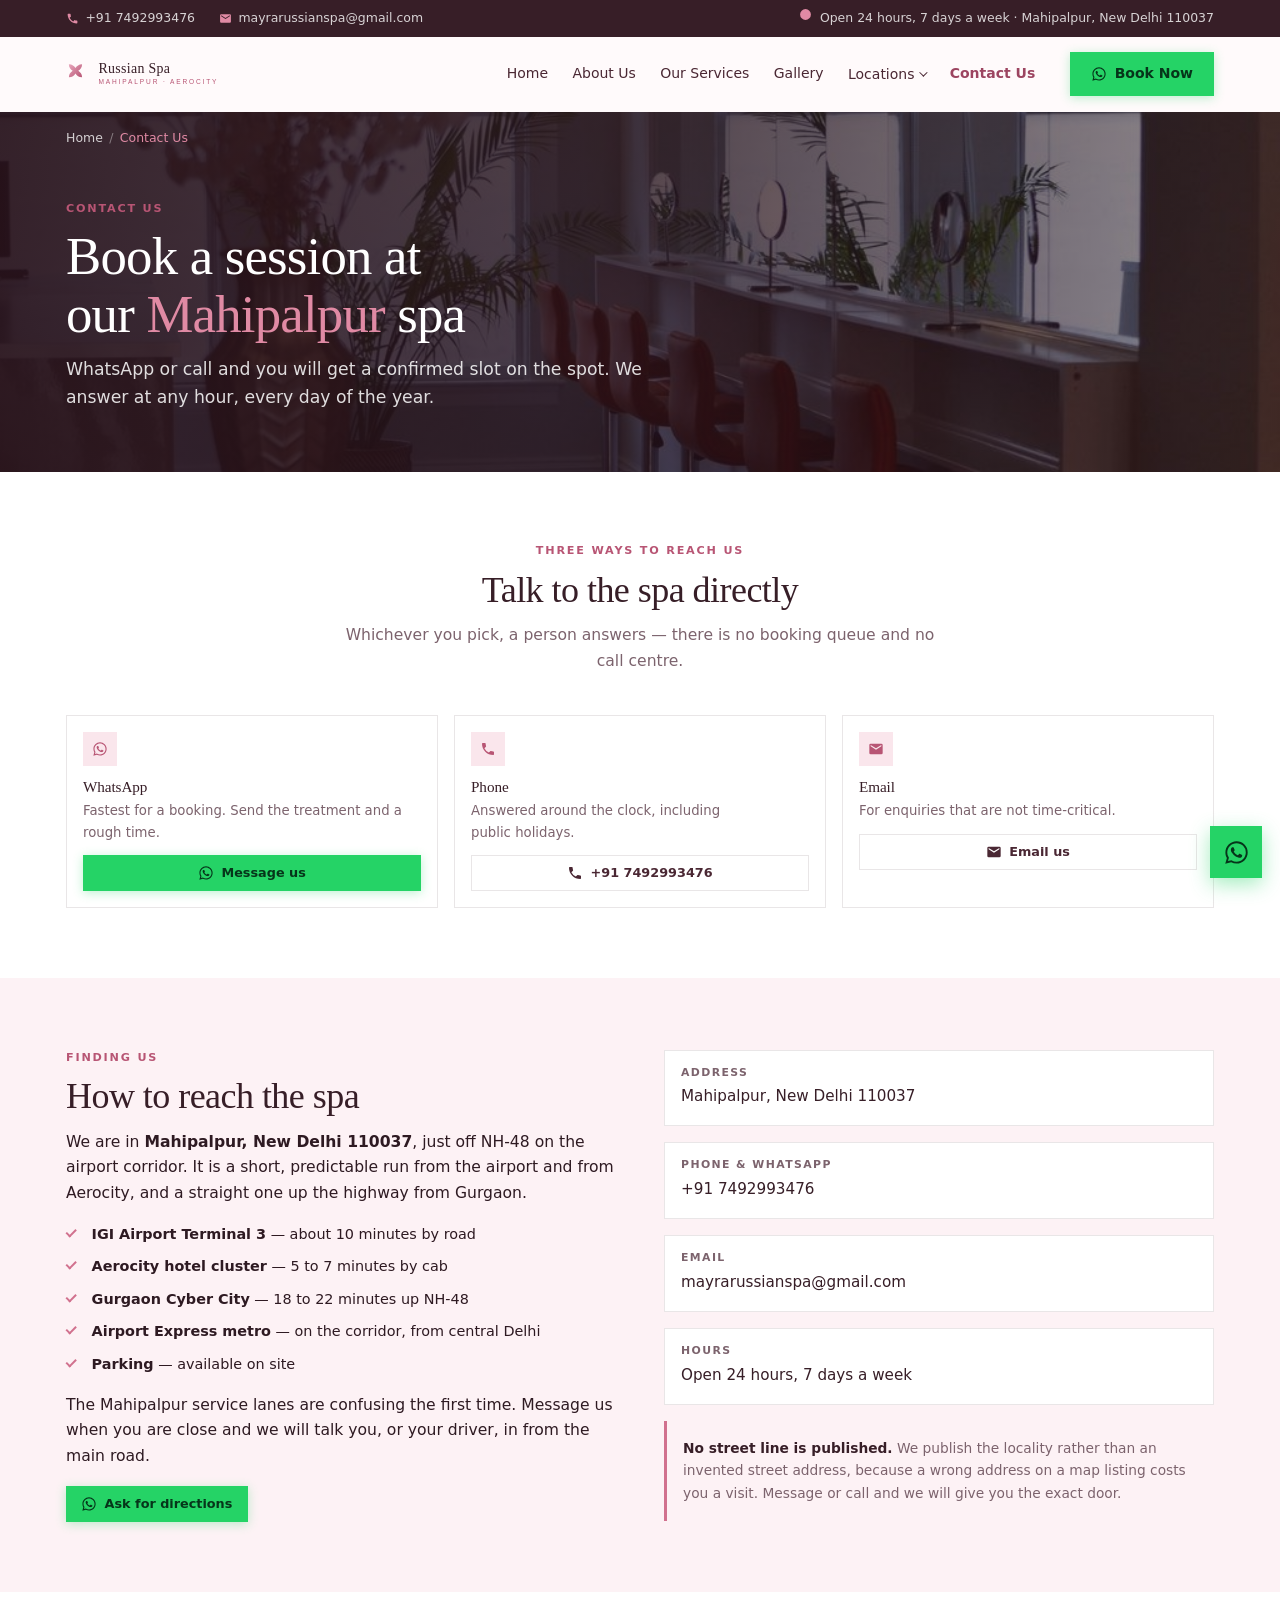
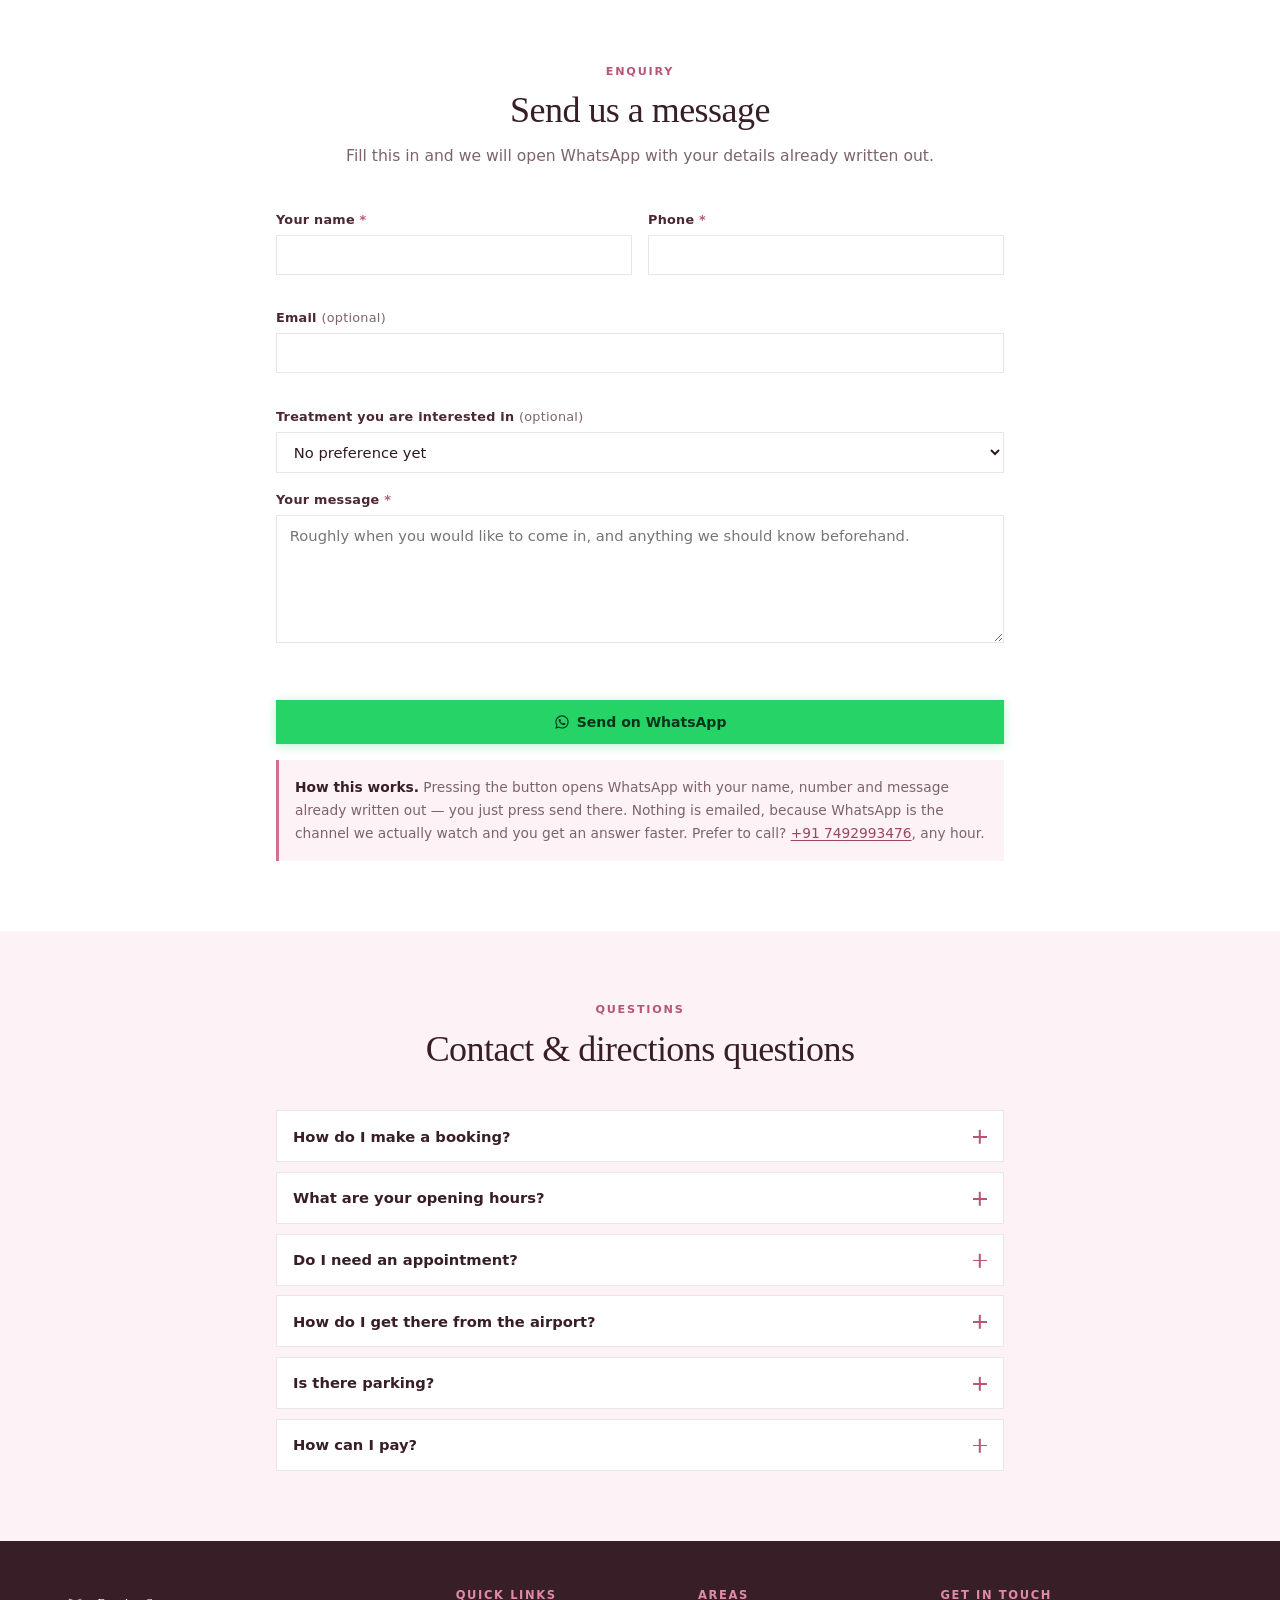
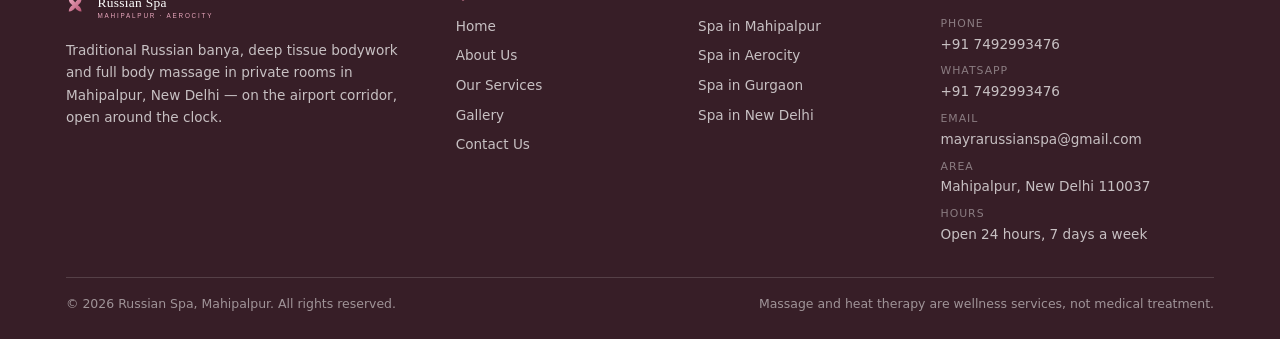
<file: contact.html>
<!doctype html>
<html lang="en-IN">
<head>
  <meta charset="UTF-8">
  <meta name="viewport" content="width=device-width, initial-scale=1">

  <title>Contact &amp; Directions | Spa Near Delhi Airport, Mahipalpur</title>
  <meta name="description" content="Call or WhatsApp +91 7492993476 to book. Mahipalpur, New Delhi 110037 — 10 minutes from Terminal 3, 5 from Aerocity. Open 24 hours, walk-ins welcome.">
  <meta name="robots" content="index, follow, max-image-preview:large">
  <link rel="canonical" href="https://russianspamahipalpuraerocity.in/contact.html">

  <meta name="geo.region" content="IN-DL">
  <meta name="geo.placename" content="Mahipalpur, New Delhi">

  <!-- Marks that scripting is available BEFORE the stylesheet is applied, so
       collapsible content renders closed with no flash. Without JS the class
       is never added and those sections stay open and readable. -->
  <script>document.documentElement.className = 'js';</script>

  <link rel="preload" as="image" href="assets/gallery/f/32.jpg" fetchpriority="high">
  <link rel="stylesheet" href="css/theme.css">
  <script src="js/theme.js" defer></script>

  <meta property="og:type" content="website">
  <meta property="og:site_name" content="Russian Spa Mahipalpur">
  <meta property="og:locale" content="en_IN">
  <meta property="og:title" content="Contact &amp; Directions — Spa in Mahipalpur, New Delhi">
  <meta property="og:description" content="Call or WhatsApp +91 7492993476 to book. Mahipalpur, New Delhi 110037 — 10 minutes from Terminal 3, 5 from Aerocity. Open 24 hours, walk-ins welcome.">
  <meta property="og:url" content="https://russianspamahipalpuraerocity.in/contact.html">
  <meta property="og:image" content="https://russianspamahipalpuraerocity.in/assets/gallery/f/32.jpg">
  <meta property="og:image:alt" content="Spa lounge counter with stools and a tall flower arrangement">

  <meta name="twitter:card" content="summary_large_image">
  <meta name="twitter:title" content="Contact &amp; Directions — Spa in Mahipalpur, New Delhi">
  <meta name="twitter:description" content="Call or WhatsApp +91 7492993476 to book. Mahipalpur, New Delhi 110037 — 10 minutes from Terminal 3, 5 from Aerocity. Open 24 hours, walk-ins welcome.">
  <meta name="twitter:image" content="https://russianspamahipalpuraerocity.in/assets/gallery/f/32.jpg">

  <link rel="icon" href="assets/brand-assets/favicon.ico" sizes="any">
  <link rel="icon" href="assets/brand-assets/favicon.svg" type="image/svg+xml">
  <link rel="apple-touch-icon" href="assets/brand-assets/apple-touch-icon.png">
  <link rel="manifest" href="site.webmanifest">
  <meta name="theme-color" content="#371E27">

  <script type="application/ld+json">{"@context":"https://schema.org","@graph":[{"@type":["DaySpa","HealthAndBeautyBusiness"],"@id":"https://russianspamahipalpuraerocity.in/#spa","name":"Russian Spa Mahipalpur","description":"Russian banya and body massage spa in Mahipalpur, New Delhi, serving Aerocity, Gurgaon and the wider Delhi NCR. Private treatment rooms, male and female therapists, open 24 hours.","url":"https://russianspamahipalpuraerocity.in/","telephone":"+91 7492993476","email":"mayrarussianspa@gmail.com","image":"https://russianspamahipalpuraerocity.in/assets/spa/hero-spa-massage-mahipalpur.jpg","priceRange":"₹1,500–₹8,000","currenciesAccepted":"INR","paymentAccepted":"Cash, Credit Card, Debit Card, UPI","address":{"@type":"PostalAddress","addressLocality":"Mahipalpur","addressRegion":"Delhi","postalCode":"110037","addressCountry":"IN"},"openingHoursSpecification":[{"@type":"OpeningHoursSpecification","dayOfWeek":["Monday","Tuesday","Wednesday","Thursday","Friday","Saturday","Sunday"],"opens":"00:00","closes":"23:59"}],"areaServed":[{"@type":"Place","name":"Mahipalpur"},{"@type":"Place","name":"Aerocity"},{"@type":"Place","name":"Gurgaon"},{"@type":"Place","name":"New Delhi"},{"@type":"Place","name":"Delhi NCR"}]},{"@type":"WebSite","@id":"https://russianspamahipalpuraerocity.in/#website","url":"https://russianspamahipalpuraerocity.in/","name":"Russian Spa Mahipalpur","inLanguage":"en-IN","publisher":{"@id":"https://russianspamahipalpuraerocity.in/#spa"}},{"@type":"ContactPage","@id":"https://russianspamahipalpuraerocity.in/contact.html#webpage","url":"https://russianspamahipalpuraerocity.in/contact.html","name":"Contact & Directions | Spa Near Delhi Airport, Mahipalpur","description":"Call or WhatsApp +91 7492993476 to book. Mahipalpur, New Delhi 110037 — 10 minutes from Terminal 3, 5 from Aerocity. Open 24 hours, walk-ins welcome.","isPartOf":{"@id":"https://russianspamahipalpuraerocity.in/#website"},"about":{"@id":"https://russianspamahipalpuraerocity.in/#spa"},"primaryImageOfPage":"https://russianspamahipalpuraerocity.in/assets/gallery/f/32.jpg"},{"@type":"BreadcrumbList","@id":"https://russianspamahipalpuraerocity.in/contact.html#breadcrumb","itemListElement":[{"@type":"ListItem","position":1,"name":"Home","item":"https://russianspamahipalpuraerocity.in/"},{"@type":"ListItem","position":2,"name":"Contact Us"}]},{"@type":"FAQPage","@id":"https://russianspamahipalpuraerocity.in/contact.html#faq","mainEntity":[{"@type":"Question","name":"How do I make a booking?","acceptedAnswer":{"@type":"Answer","text":"WhatsApp or call +91 7492993476 — that is the fastest route and you will get a confirmed slot on the spot. You can also email us or use the enquiry form on this page and we will respond directly."}},{"@type":"Question","name":"What are your opening hours?","acceptedAnswer":{"@type":"Answer","text":"Twenty-four hours a day, seven days a week, every day of the year, public holidays included."}},{"@type":"Question","name":"Do I need an appointment?","acceptedAnswer":{"@type":"Answer","text":"Not for most treatments — walk-ins are welcome at any hour. The banya and the couples suite should be booked ahead, because each needs a room held for a fixed slot."}},{"@type":"Question","name":"How do I get there from the airport?","acceptedAnswer":{"@type":"Answer","text":"From IGI Airport Terminal 3 it is roughly ten minutes by road via NH-48. From the Aerocity hotel cluster it is five to seven minutes by cab. Message us when you are close and we will direct you, or your driver, in from the main road — the Mahipalpur service lanes are confusing the first time."}},{"@type":"Question","name":"Is there parking?","acceptedAnswer":{"@type":"Answer","text":"Yes, parking is available on site."}},{"@type":"Question","name":"How can I pay?","acceptedAnswer":{"@type":"Answer","text":"Cash, debit and credit cards, UPI (Google Pay, PhonePe, Paytm) and international cards."}}]}]}</script>
</head>
<body>
  <svg width="0" height="0" style="position:absolute" aria-hidden="true" focusable="false"><defs>
    <symbol id="i-wa" viewBox="0 0 24 24"><path d="M12.04 2C6.58 2 2.13 6.45 2.13 11.91c0 1.75.46 3.46 1.32 4.96L2 22l5.25-1.38a9.9 9.9 0 0 0 4.79 1.22h.01c5.46 0 9.91-4.45 9.91-9.91 0-2.65-1.03-5.14-2.9-7.01A9.82 9.82 0 0 0 12.04 2Zm0 18.15h-.01a8.2 8.2 0 0 1-4.19-1.15l-.3-.18-3.12.82.83-3.04-.2-.31a8.22 8.22 0 0 1-1.26-4.38c0-4.54 3.7-8.23 8.25-8.23 2.2 0 4.27.86 5.83 2.42a8.19 8.19 0 0 1 2.41 5.82c0 4.54-3.7 8.23-8.24 8.23Zm4.52-6.16c-.25-.12-1.47-.72-1.69-.81-.23-.08-.39-.12-.56.13-.16.24-.64.8-.79.97-.14.16-.29.18-.54.06-.25-.13-1.05-.39-1.99-1.23-.74-.66-1.24-1.47-1.38-1.72-.15-.25-.02-.38.11-.5.11-.11.25-.29.37-.43.13-.15.17-.25.25-.41.08-.17.04-.31-.02-.43-.06-.12-.56-1.34-.76-1.84-.2-.48-.41-.42-.56-.43h-.48c-.17 0-.43.06-.66.31-.22.25-.87.85-.87 2.07s.89 2.4 1.02 2.56c.12.17 1.75 2.67 4.23 3.74.59.26 1.05.41 1.41.52.59.19 1.13.16 1.56.1.47-.07 1.47-.6 1.67-1.18.21-.58.21-1.07.15-1.18-.06-.1-.23-.17-.48-.29Z"/></symbol>
    <symbol id="i-tel" viewBox="0 0 24 24"><path d="M6.6 10.8a15.1 15.1 0 0 0 6.6 6.6l2.2-2.2c.3-.3.7-.4 1-.2 1.1.4 2.3.6 3.6.6.6 0 1 .4 1 1V20c0 .6-.4 1-1 1-9.4 0-17-7.6-17-17 0-.6.4-1 1-1h3.5c.6 0 1 .4 1 1 0 1.2.2 2.4.6 3.6.1.3 0 .7-.2 1l-2.3 2.2Z"/></symbol>
    <symbol id="i-mail" viewBox="0 0 24 24"><path d="M20 4H4a2 2 0 0 0-2 2v12a2 2 0 0 0 2 2h16a2 2 0 0 0 2-2V6a2 2 0 0 0-2-2Zm0 4-8 5-8-5V6l8 5 8-5Z"/></symbol>
    <symbol id="i-clock" viewBox="0 0 24 24"><path d="M12 2a10 10 0 1 0 0 20 10 10 0 0 0 0-20Zm1 10.6V6h-2v7.4l5.2 3.1 1-1.7-4.2-2.2Z"/></symbol>
    <symbol id="i-close" viewBox="0 0 24 24"><path d="M6.4 5 5 6.4 10.6 12 5 17.6 6.4 19 12 13.4 17.6 19 19 17.6 13.4 12 19 6.4 17.6 5 12 10.6Z"/></symbol>
    <symbol id="i-pin" viewBox="0 0 24 24"><path d="M12 2a7 7 0 0 0-7 7c0 5.25 7 13 7 13s7-7.75 7-13a7 7 0 0 0-7-7Zm0 9.5A2.5 2.5 0 1 1 14.5 9 2.5 2.5 0 0 1 12 11.5Z"/></symbol>
  </defs></svg>

  <a class="skip-link" href="#main-content">Skip to content</a>
  <div id="top-sentinel" aria-hidden="true"></div>

  <div class="topbar">
    <div class="wrap topbar__inner">
      <div class="topbar__links">
        <a href="tel:+917492993476"><svg class="ico" aria-hidden="true" focusable="false"><use href="#i-tel"/></svg> +91 7492993476</a>
        <a href="mailto:mayrarussianspa@gmail.com"><svg class="ico" aria-hidden="true" focusable="false"><use href="#i-mail"/></svg> mayrarussianspa@gmail.com</a>
      </div>
      <span class="topbar__hours"><svg class="ico" aria-hidden="true" focusable="false"><use href="#i-clock"/></svg>&nbsp; Open 24 hours, 7 days a week · Mahipalpur, New Delhi 110037</span>
    </div>
  </div>

  <header class="header">
    <div class="wrap header__inner">
      <a class="brand" href="index.html" aria-label="Russian spa in Mahipalpur and Aerocity — home">
        <svg viewBox="0 0 230 50" width="230" height="50" role="img" aria-label="Russian spa in Mahipalpur and Aerocity, New Delhi" focusable="false">
          <defs>
            <linearGradient id="wm-hdr" x1="0" y1="0" x2="1" y2="1">
              <stop offset="0" stop-color="#E8A6BC"/><stop offset="1" stop-color="#B85574"/>
            </linearGradient>
          </defs>
          <path fill="url(#wm-hdr)" d="M18 5c0 5.2-2.8 8.3-6 10.4 3.2 2.1 6 5.2 6 10.4-5.2 0-8.3-2.8-10.4-6-2.1 3.2-5.2 6-10.4 6 0-5.2 2.8-8.3 6-10.4-3.2-2.1-6-5.2-6-10.4 5.2 0 8.3 2.8 10.4 6C9.7 7.8 12.8 5 18 5Z" transform="translate(6,9) scale(.82)"/>
          <text x="42" y="24" font-family="Georgia, serif" font-size="18" letter-spacing=".4" fill="currentColor">Russian Spa</text>
          <text x="42" y="39" font-family="Helvetica, Arial, sans-serif" font-size="8.5" letter-spacing="2.4" fill="#B85574">MAHIPALPUR &#183; AEROCITY</text>
        </svg>
      </a>

      <nav class="nav" aria-label="Primary">
        <ul class="nav__list">
          <li><a class="nav__link" href="index.html">Home</a></li>
          <li><a class="nav__link" href="about.html">About Us</a></li>
          <li><a class="nav__link" href="services.html">Our Services</a></li>
          <li><a class="nav__link" href="gallery.html">Gallery</a></li>
          <li class="nav__item">
            <button class="nav__link nav__toggle" type="button" aria-expanded="false" aria-controls="loc-menu">
              Locations <span class="chev" aria-hidden="true"></span>
            </button>
            <ul class="nav__menu" id="loc-menu">
              <li><a href="russian-spa-in-mahipalpur.html">Spa in Mahipalpur</a></li>
              <li><a href="russian-spa-in-aerocity.html">Spa in Aerocity</a></li>
              <li><a href="russian-spa-in-gurgaon.html">Spa in Gurgaon</a></li>
              <li><a href="russian-spa-in-new-delhi.html">Spa in New Delhi</a></li>
            </ul>
          </li>
          <li><a class="nav__link" href="contact.html" aria-current="page">Contact Us</a></li>
        </ul>
      </nav>

      <a class="btn btn--wa header__cta" href="https://wa.me/917492993476?text=Hello%2C%20I%20would%20like%20to%20book%20a%20session%20at%20your%20Mahipalpur%20spa." rel="noopener" target="_blank"><svg class="ico" aria-hidden="true" focusable="false"><use href="#i-wa"/></svg> Book Now</a>

      <button class="nav-trigger" type="button" aria-expanded="false" aria-controls="mobile-drawer" aria-label="Open menu">
        <span aria-hidden="true"></span><span aria-hidden="true"></span><span aria-hidden="true"></span>
      </button>
    </div>
  </header>

  <div class="drawer" id="mobile-drawer">
    <div class="drawer__top">
      <a class="brand" href="index.html" aria-label="Russian spa in Mahipalpur and Aerocity — home">
        <svg viewBox="0 0 230 50" width="230" height="50" role="img" aria-label="Russian spa in Mahipalpur and Aerocity, New Delhi" focusable="false">
          <defs>
            <linearGradient id="wm-drw" x1="0" y1="0" x2="1" y2="1">
              <stop offset="0" stop-color="#E8A6BC"/><stop offset="1" stop-color="#B85574"/>
            </linearGradient>
          </defs>
          <path fill="url(#wm-drw)" d="M18 5c0 5.2-2.8 8.3-6 10.4 3.2 2.1 6 5.2 6 10.4-5.2 0-8.3-2.8-10.4-6-2.1 3.2-5.2 6-10.4 6 0-5.2 2.8-8.3 6-10.4-3.2-2.1-6-5.2-6-10.4 5.2 0 8.3 2.8 10.4 6C9.7 7.8 12.8 5 18 5Z" transform="translate(6,9) scale(.82)"/>
          <text x="42" y="24" font-family="Georgia, serif" font-size="18" letter-spacing=".4" fill="currentColor">Russian Spa</text>
          <text x="42" y="39" font-family="Helvetica, Arial, sans-serif" font-size="8.5" letter-spacing="2.4" fill="#B85574">MAHIPALPUR &#183; AEROCITY</text>
        </svg>
      </a>
      <button class="drawer__close" type="button" data-close-drawer aria-label="Close menu">
        <svg class="ico" aria-hidden="true" focusable="false"><use href="#i-close"/></svg>
      </button>
    </div>

    <nav aria-label="Mobile">
      <ul class="drawer__list">
        <li><a class="drawer__link" href="index.html">Home</a></li>
        <li><a class="drawer__link" href="about.html">About Us</a></li>
        <li><a class="drawer__link" href="services.html">Our Services</a></li>
        <li><a class="drawer__link" href="gallery.html">Gallery</a></li>
        <li>
          <button class="drawer__link" type="button" aria-expanded="false" aria-controls="drawer-loc">
            Locations <span class="chev" aria-hidden="true"></span>
          </button>
          <div class="drawer__sub" id="drawer-loc">
            <div><ul>
              <li><a href="russian-spa-in-mahipalpur.html">Spa in Mahipalpur</a></li>
              <li><a href="russian-spa-in-aerocity.html">Spa in Aerocity</a></li>
              <li><a href="russian-spa-in-gurgaon.html">Spa in Gurgaon</a></li>
              <li><a href="russian-spa-in-new-delhi.html">Spa in New Delhi</a></li>
            </ul></div>
          </div>
        </li>
        <li><a class="drawer__link" href="contact.html" aria-current="page">Contact Us</a></li>
      </ul>
    </nav>

    <div class="drawer__foot">
      <a class="btn btn--wa btn--block" href="https://wa.me/917492993476?text=Hello%2C%20I%20would%20like%20to%20book%20a%20session%20at%20your%20Mahipalpur%20spa." rel="noopener" target="_blank"><svg class="ico" aria-hidden="true" focusable="false"><use href="#i-wa"/></svg> Book on WhatsApp</a>
      <a class="btn btn--outline btn--block" href="tel:+917492993476"><svg class="ico" aria-hidden="true" focusable="false"><use href="#i-tel"/></svg> Call +91 7492993476</a>
      <p>Open 24 hours, 7 days a week · Mahipalpur, New Delhi 110037</p>
    </div>
  </div>


  <main id="main-content">

    <section class="phero">
      <div class="phero__bg" aria-hidden="true">
        <img src="assets/gallery/f/32.jpg" alt="" width="1024" height="679" fetchpriority="high" decoding="async">
      </div>
      <div class="wrap">
        <nav class="crumb" aria-label="Breadcrumb">
          <ol>
          <li><a href="index.html">Home</a></li>
          <li><span aria-current="page">Contact Us</span></li>
          </ol>
        </nav>
        <div class="phero__inner">
          <span class="eyebrow">Contact us</span>
          <h1>Book a session at our <em>Mahipalpur</em> spa</h1>
          <p class="phero__lead">WhatsApp or call and you will get a confirmed slot on the spot. We answer at any hour, every day of the year.</p>
        </div>
      </div>
    </section>

    <!-- ====================== CONTACT METHODS ======================= -->
    <section class="section section--white">
      <div class="wrap">
        <div class="section-head" data-reveal>
          <span class="eyebrow">Three ways to reach us</span>
          <h2>Talk to the spa directly</h2>
          <p>Whichever you pick, a person answers — there is no booking queue and no call centre.</p>
        </div>
        <div class="grid grid--3">
          <div class="feature" data-reveal>
            <div class="feature__icon" aria-hidden="true"><svg class="ico" aria-hidden="true" focusable="false"><use href="#i-wa"/></svg></div>
            <h3>WhatsApp</h3>
            <p>Fastest for a booking. Send the treatment and a rough time.</p>
            <p style="margin-top:var(--sp-3)">
              <a class="btn btn--wa btn--sm btn--block" href="https://wa.me/917492993476?text=Hello%2C%20I%20would%20like%20to%20book%20a%20session%20at%20your%20Mahipalpur%20spa." rel="noopener" target="_blank"><svg class="ico" aria-hidden="true" focusable="false"><use href="#i-wa"/></svg> Message us</a>
            </p>
          </div>
          <div class="feature" data-reveal>
            <div class="feature__icon" aria-hidden="true"><svg class="ico" aria-hidden="true" focusable="false"><use href="#i-tel"/></svg></div>
            <h3>Phone</h3>
            <p>Answered around the clock, including public holidays.</p>
            <p style="margin-top:var(--sp-3)">
              <a class="btn btn--outline btn--sm btn--block" href="tel:+917492993476"><svg class="ico" aria-hidden="true" focusable="false"><use href="#i-tel"/></svg> +91 7492993476</a>
            </p>
          </div>
          <div class="feature" data-reveal>
            <div class="feature__icon" aria-hidden="true"><svg class="ico" aria-hidden="true" focusable="false"><use href="#i-mail"/></svg></div>
            <h3>Email</h3>
            <p>For enquiries that are not time-critical.</p>
            <p style="margin-top:var(--sp-3)">
              <a class="btn btn--outline btn--sm btn--block" href="mailto:mayrarussianspa@gmail.com"><svg class="ico" aria-hidden="true" focusable="false"><use href="#i-mail"/></svg> Email us</a>
            </p>
          </div>
        </div>
      </div>
    </section>

    <!-- ========================= DIRECTIONS ========================== -->
    <section class="section section--blush">
      <div class="wrap">
        <div class="split">
          <div data-reveal>
            <span class="eyebrow">Finding us</span>
            <h2>How to reach the spa</h2>
            <p>
              We are in <strong>Mahipalpur, New Delhi 110037</strong>, just off NH-48 on the airport corridor.
              It is a short, predictable run from the airport and from Aerocity, and a straight one up the
              highway from Gurgaon.
            </p>
            <ul class="checklist">
              <li><strong>IGI Airport Terminal 3</strong> — about 10 minutes by road</li>
              <li><strong>Aerocity hotel cluster</strong> — 5 to 7 minutes by cab</li>
              <li><strong>Gurgaon Cyber City</strong> — 18 to 22 minutes up NH-48</li>
              <li><strong>Airport Express metro</strong> — on the corridor, from central Delhi</li>
              <li><strong>Parking</strong> — available on site</li>
            </ul>
            <p style="margin-top:var(--sp-4)">
              The Mahipalpur service lanes are confusing the first time. Message us when you are close and we
              will talk you, or your driver, in from the main road.
            </p>
            <div class="btn-row" style="margin-top:var(--sp-4)">
              <a class="btn btn--wa btn--sm" href="https://wa.me/917492993476?text=Hello%2C%20I%20am%20on%20my%20way%20to%20your%20Mahipalpur%20spa%20%E2%80%94%20could%20you%20send%20directions%3F" rel="noopener" target="_blank"><svg class="ico" aria-hidden="true" focusable="false"><use href="#i-wa"/></svg> Ask for directions</a>
            </div>
          </div>

          <div data-reveal>
            <div class="nap" style="grid-template-columns:1fr">
              <div><h3>Address</h3><p>Mahipalpur, New Delhi 110037</p></div>
              <div><h3>Phone &amp; WhatsApp</h3><p><a href="tel:+917492993476">+91 7492993476</a></p></div>
              <div><h3>Email</h3><p><a href="mailto:mayrarussianspa@gmail.com">mayrarussianspa@gmail.com</a></p></div>
              <div><h3>Hours</h3><p>Open 24 hours, 7 days a week</p></div>
            </div>
            <p class="notice" style="margin-top:var(--sp-4)">
              <strong>No street line is published.</strong> We publish the locality rather than an invented
              street address, because a wrong address on a map listing costs you a visit. Message or call and we
              will give you the exact door.
            </p>
          </div>
        </div>
      </div>
    </section>

    <!-- =========================== FORM ============================== -->
    <section class="section section--white">
      <div class="wrap wrap--narrow">
        <div class="section-head" data-reveal>
          <span class="eyebrow">Enquiry</span>
          <h2>Send us a message</h2>
          <p>Fill this in and we will open WhatsApp with your details already written out.</p>
        </div>

        <form class="form" id="enquiry-form" novalidate data-reveal data-wa="917492993476">
          <!-- Honeypot: a real field, visually removed. Bots fill it; people
               never see it. Hidden by position, not display:none, because
               some bots skip fields that are display:none. -->
          <div class="field field--trap" aria-hidden="true">
            <label for="company">Company (leave this field empty)</label>
            <input type="text" id="company" name="company" tabindex="-1" autocomplete="off">
          </div>

          <div class="form__row">
            <div class="field">
              <label for="name">Your name <span class="req" aria-hidden="true">*</span></label>
              <input type="text" id="name" name="name" autocomplete="name" required aria-describedby="name-error">
              <span class="field__error" id="name-error"></span>
            </div>
            <div class="field">
              <label for="phone">Phone <span class="req" aria-hidden="true">*</span></label>
              <input type="tel" id="phone" name="phone" autocomplete="tel" required aria-describedby="phone-error">
              <span class="field__error" id="phone-error"></span>
            </div>
          </div>

          <div class="field">
            <label for="email">Email <span class="hint">(optional)</span></label>
            <input type="email" id="email" name="email" autocomplete="email" aria-describedby="email-error">
            <span class="field__error" id="email-error"></span>
          </div>

          <div class="field">
            <label for="service">Treatment you are interested in <span class="hint">(optional)</span></label>
            <select id="service" name="service">
              <option value="">No preference yet</option>
                <option value="Traditional Russian Banya">Traditional Russian Banya (60 min)</option>
                <option value="Russian Deep Tissue Therapy">Russian Deep Tissue Therapy (60 min)</option>
                <option value="Luxury Couples Retreat">Luxury Couples Retreat (120 min)</option>
                <option value="Signature Aromatherapy Massage">Signature Aromatherapy Massage (60 min)</option>
                <option value="Swedish Full Body Massage">Swedish Full Body Massage (60 min)</option>
                <option value="Thai Yoga Massage">Thai Yoga Massage (90 min)</option>
                <option value="Ayurvedic Abhyanga Massage">Ayurvedic Abhyanga Massage (60 min)</option>
                <option value="Sports &amp; Recovery Massage">Sports &amp; Recovery Massage (60 min)</option>
                <option value="Head, Neck &amp; Shoulder Express">Head, Neck &amp; Shoulder Express (30 min)</option>
            </select>
          </div>

          <div class="field">
            <label for="message">Your message <span class="req" aria-hidden="true">*</span></label>
            <textarea id="message" name="message" required aria-describedby="message-error"
                      placeholder="Roughly when you would like to come in, and anything we should know beforehand."></textarea>
            <span class="field__error" id="message-error"></span>
          </div>

          <p class="form__status" id="form-status" role="status" aria-live="polite" tabindex="-1"></p>

          <button class="btn btn--wa" type="submit"><svg class="ico" aria-hidden="true" focusable="false"><use href="#i-wa"/></svg> Send on WhatsApp</button>

          <p class="notice">
            <strong>How this works.</strong> Pressing the button opens WhatsApp with your name, number and
            message already written out — you just press send there. Nothing is emailed, because WhatsApp is the
            channel we actually watch and you get an answer faster. Prefer to call?
            <a href="tel:+917492993476">+91 7492993476</a>, any hour.
          </p>
        </form>
      </div>
    </section>

    <!-- ============================= FAQ ============================= -->
    <section class="section section--blush">
      <div class="wrap wrap--narrow">
        <div class="section-head" data-reveal>
          <span class="eyebrow">Questions</span>
          <h2>Contact &amp; directions questions</h2>
        </div>
        <div class="faq">
          <div class="faq__item">
            <h3 style="margin:0">
              <button class="faq__q" type="button" aria-expanded="false" aria-controls="contact-faq-1">
                How do I make a booking?<span class="plus" aria-hidden="true"></span>
              </button>
            </h3>
            <div class="faq__a" id="contact-faq-1">
              <div>
                <p>WhatsApp or call <a href="tel:+917492993476">+91 7492993476</a> — that is the fastest route and you will get a confirmed slot on the spot. You can also email us or use the enquiry form on this page and we will respond directly.</p>
              </div>
            </div>
          </div>
          <div class="faq__item">
            <h3 style="margin:0">
              <button class="faq__q" type="button" aria-expanded="false" aria-controls="contact-faq-2">
                What are your opening hours?<span class="plus" aria-hidden="true"></span>
              </button>
            </h3>
            <div class="faq__a" id="contact-faq-2">
              <div>
                <p>Twenty-four hours a day, seven days a week, every day of the year, public holidays included.</p>
              </div>
            </div>
          </div>
          <div class="faq__item">
            <h3 style="margin:0">
              <button class="faq__q" type="button" aria-expanded="false" aria-controls="contact-faq-3">
                Do I need an appointment?<span class="plus" aria-hidden="true"></span>
              </button>
            </h3>
            <div class="faq__a" id="contact-faq-3">
              <div>
                <p>Not for most treatments — walk-ins are welcome at any hour. The banya and the couples suite should be booked ahead, because each needs a room held for a fixed slot.</p>
              </div>
            </div>
          </div>
          <div class="faq__item">
            <h3 style="margin:0">
              <button class="faq__q" type="button" aria-expanded="false" aria-controls="contact-faq-4">
                How do I get there from the airport?<span class="plus" aria-hidden="true"></span>
              </button>
            </h3>
            <div class="faq__a" id="contact-faq-4">
              <div>
                <p>From IGI Airport Terminal 3 it is roughly ten minutes by road via NH-48. From the Aerocity hotel cluster it is five to seven minutes by cab. Message us when you are close and we will direct you, or your driver, in from the main road — the Mahipalpur service lanes are confusing the first time.</p>
              </div>
            </div>
          </div>
          <div class="faq__item">
            <h3 style="margin:0">
              <button class="faq__q" type="button" aria-expanded="false" aria-controls="contact-faq-5">
                Is there parking?<span class="plus" aria-hidden="true"></span>
              </button>
            </h3>
            <div class="faq__a" id="contact-faq-5">
              <div>
                <p>Yes, parking is available on site.</p>
              </div>
            </div>
          </div>
          <div class="faq__item">
            <h3 style="margin:0">
              <button class="faq__q" type="button" aria-expanded="false" aria-controls="contact-faq-6">
                How can I pay?<span class="plus" aria-hidden="true"></span>
              </button>
            </h3>
            <div class="faq__a" id="contact-faq-6">
              <div>
                <p>Cash, debit and credit cards, UPI (Google Pay, PhonePe, Paytm) and international cards.</p>
              </div>
            </div>
          </div>
        </div>
      </div>
    </section>

  </main>


  <footer class="footer">
    <div class="wrap">
      <div class="footer__grid">
        <div class="footer__brand">
          <svg viewBox="0 0 230 50" width="230" height="50" role="img" aria-label="Russian spa in Mahipalpur and Aerocity, New Delhi" focusable="false">
          <defs>
            <linearGradient id="wm-ftr" x1="0" y1="0" x2="1" y2="1">
              <stop offset="0" stop-color="#E8A6BC"/><stop offset="1" stop-color="#B85574"/>
            </linearGradient>
          </defs>
          <path fill="url(#wm-ftr)" d="M18 5c0 5.2-2.8 8.3-6 10.4 3.2 2.1 6 5.2 6 10.4-5.2 0-8.3-2.8-10.4-6-2.1 3.2-5.2 6-10.4 6 0-5.2 2.8-8.3 6-10.4-3.2-2.1-6-5.2-6-10.4 5.2 0 8.3 2.8 10.4 6C9.7 7.8 12.8 5 18 5Z" transform="translate(6,9) scale(.82)"/>
          <text x="42" y="24" font-family="Georgia, serif" font-size="18" letter-spacing=".4" fill="currentColor">Russian Spa</text>
          <text x="42" y="39" font-family="Helvetica, Arial, sans-serif" font-size="8.5" letter-spacing="2.4" fill="#E8A6BC">MAHIPALPUR &#183; AEROCITY</text>
        </svg>
          <p>
            Traditional Russian banya, deep tissue bodywork and full body massage in private rooms in Mahipalpur,
            New Delhi — on the airport corridor, open around the clock.
          </p>
        </div>

        <nav aria-labelledby="f-explore">
          <h2 id="f-explore">Quick Links</h2>
          <ul>
            <li><a href="index.html">Home</a></li>
            <li><a href="about.html">About Us</a></li>
            <li><a href="services.html">Our Services</a></li>
            <li><a href="gallery.html">Gallery</a></li>
            <li><a href="contact.html">Contact Us</a></li>
          </ul>
        </nav>

        <nav aria-labelledby="f-loc">
          <h2 id="f-loc">Areas</h2>
          <ul>
            <li><a href="russian-spa-in-mahipalpur.html">Spa in Mahipalpur</a></li>
            <li><a href="russian-spa-in-aerocity.html">Spa in Aerocity</a></li>
            <li><a href="russian-spa-in-gurgaon.html">Spa in Gurgaon</a></li>
            <li><a href="russian-spa-in-new-delhi.html">Spa in New Delhi</a></li>
          </ul>
        </nav>

        <div>
          <h2>Get in Touch</h2>
          <ul class="footer__contact">
            <li><span class="label">Phone</span><a href="tel:+917492993476">+91 7492993476</a></li>
            <li><span class="label">WhatsApp</span><a href="https://wa.me/917492993476?text=Hello%2C%20I%20would%20like%20to%20book%20a%20session%20at%20your%20Mahipalpur%20spa." rel="noopener" target="_blank">+91 7492993476</a></li>
            <li><span class="label">Email</span><a href="mailto:mayrarussianspa@gmail.com">mayrarussianspa@gmail.com</a></li>
            <li><span class="label">Area</span>Mahipalpur, New Delhi 110037</li>
            <li><span class="label">Hours</span>Open 24 hours, 7 days a week</li>
          </ul>
        </div>
      </div>

      <div class="footer__bottom">
        <p>&copy; <span data-year>2026</span> Russian Spa, Mahipalpur. All rights reserved.</p>
        <p>Massage and heat therapy are wellness services, not medical treatment.</p>
      </div>
    </div>
  </footer>

  <a class="fab" href="https://wa.me/917492993476?text=Hello%2C%20I%20would%20like%20to%20book%20a%20session%20at%20your%20Mahipalpur%20spa." rel="noopener" target="_blank" aria-label="Chat with us on WhatsApp"><svg class="ico" aria-hidden="true" focusable="false"><use href="#i-wa"/></svg></a>

  <div class="call-bar">
    <a class="wa" href="https://wa.me/917492993476?text=Hello%2C%20I%20would%20like%20to%20book%20a%20session%20at%20your%20Mahipalpur%20spa." rel="noopener" target="_blank"><svg class="ico" aria-hidden="true" focusable="false"><use href="#i-wa"/></svg> WhatsApp</a>
    <a class="tel" href="tel:+917492993476"><svg class="ico" aria-hidden="true" focusable="false"><use href="#i-tel"/></svg> Call now</a>
  </div>

</body>
</html>
</file>
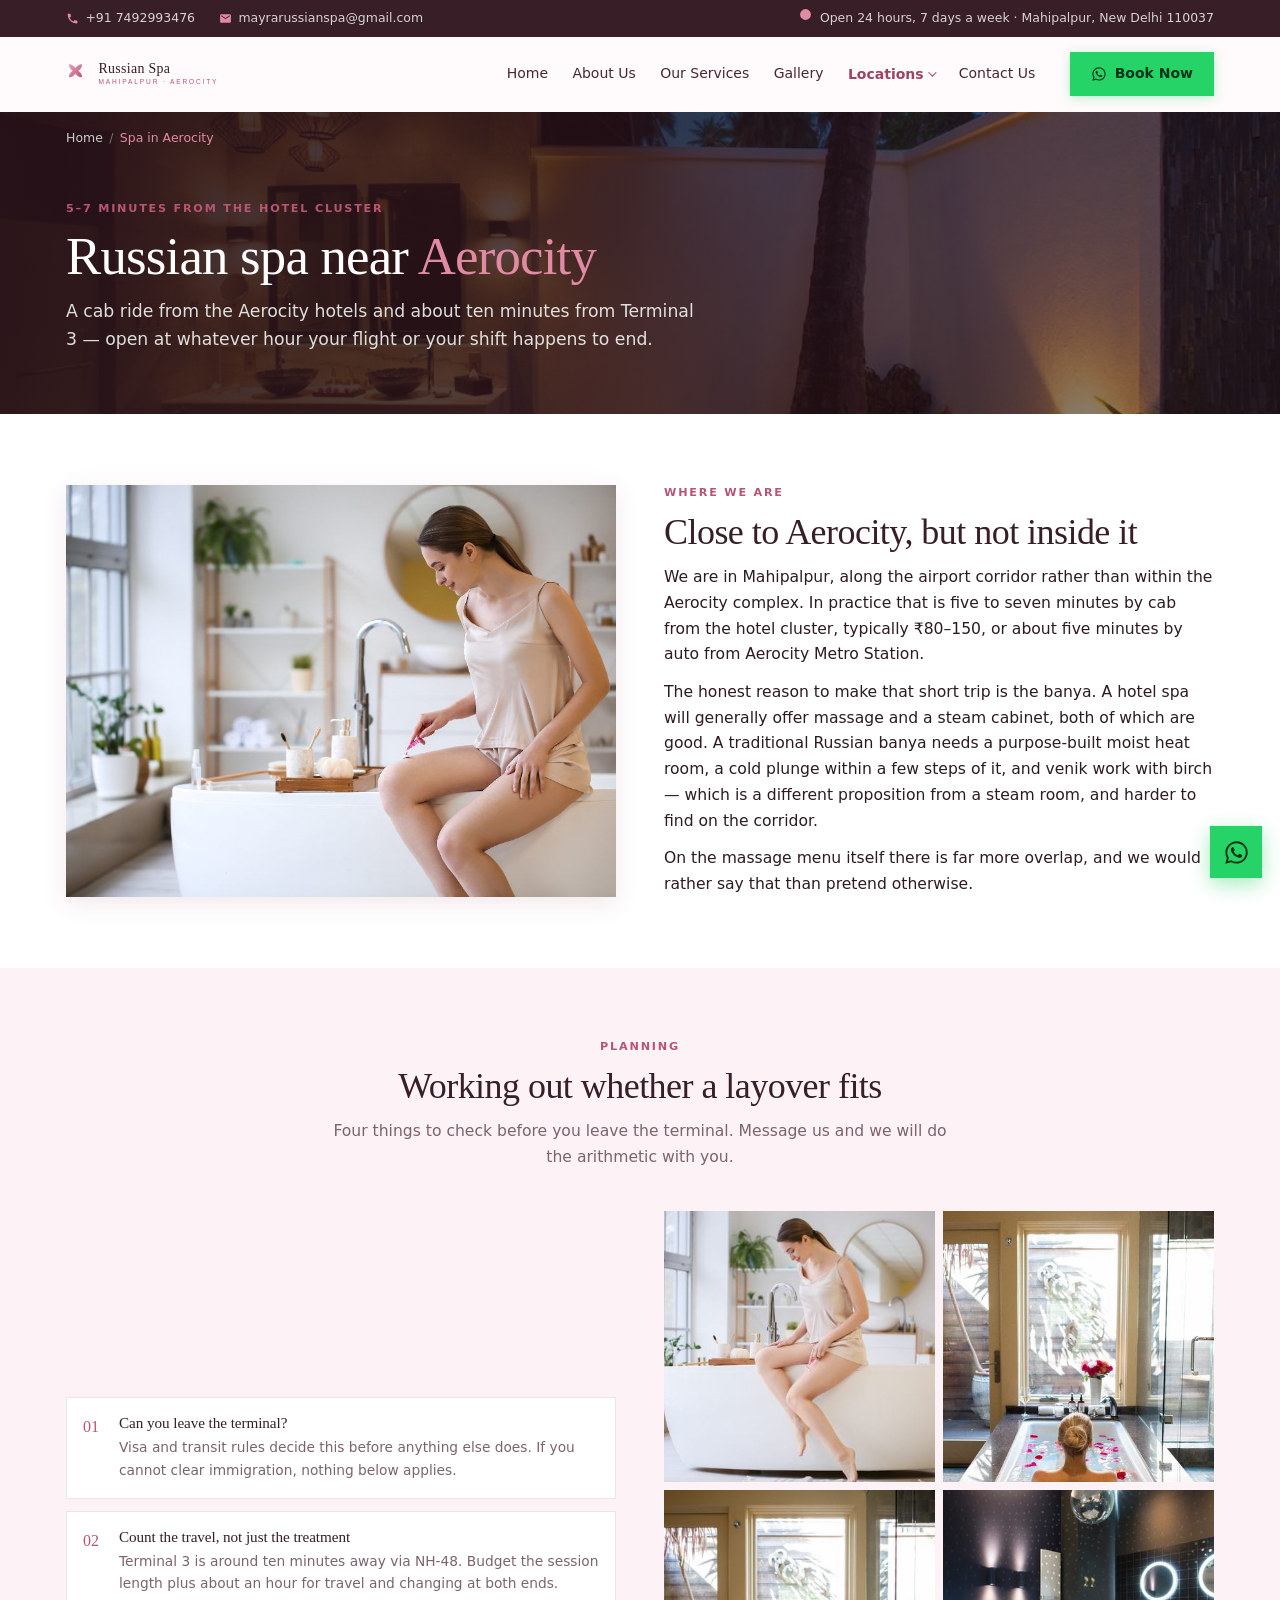
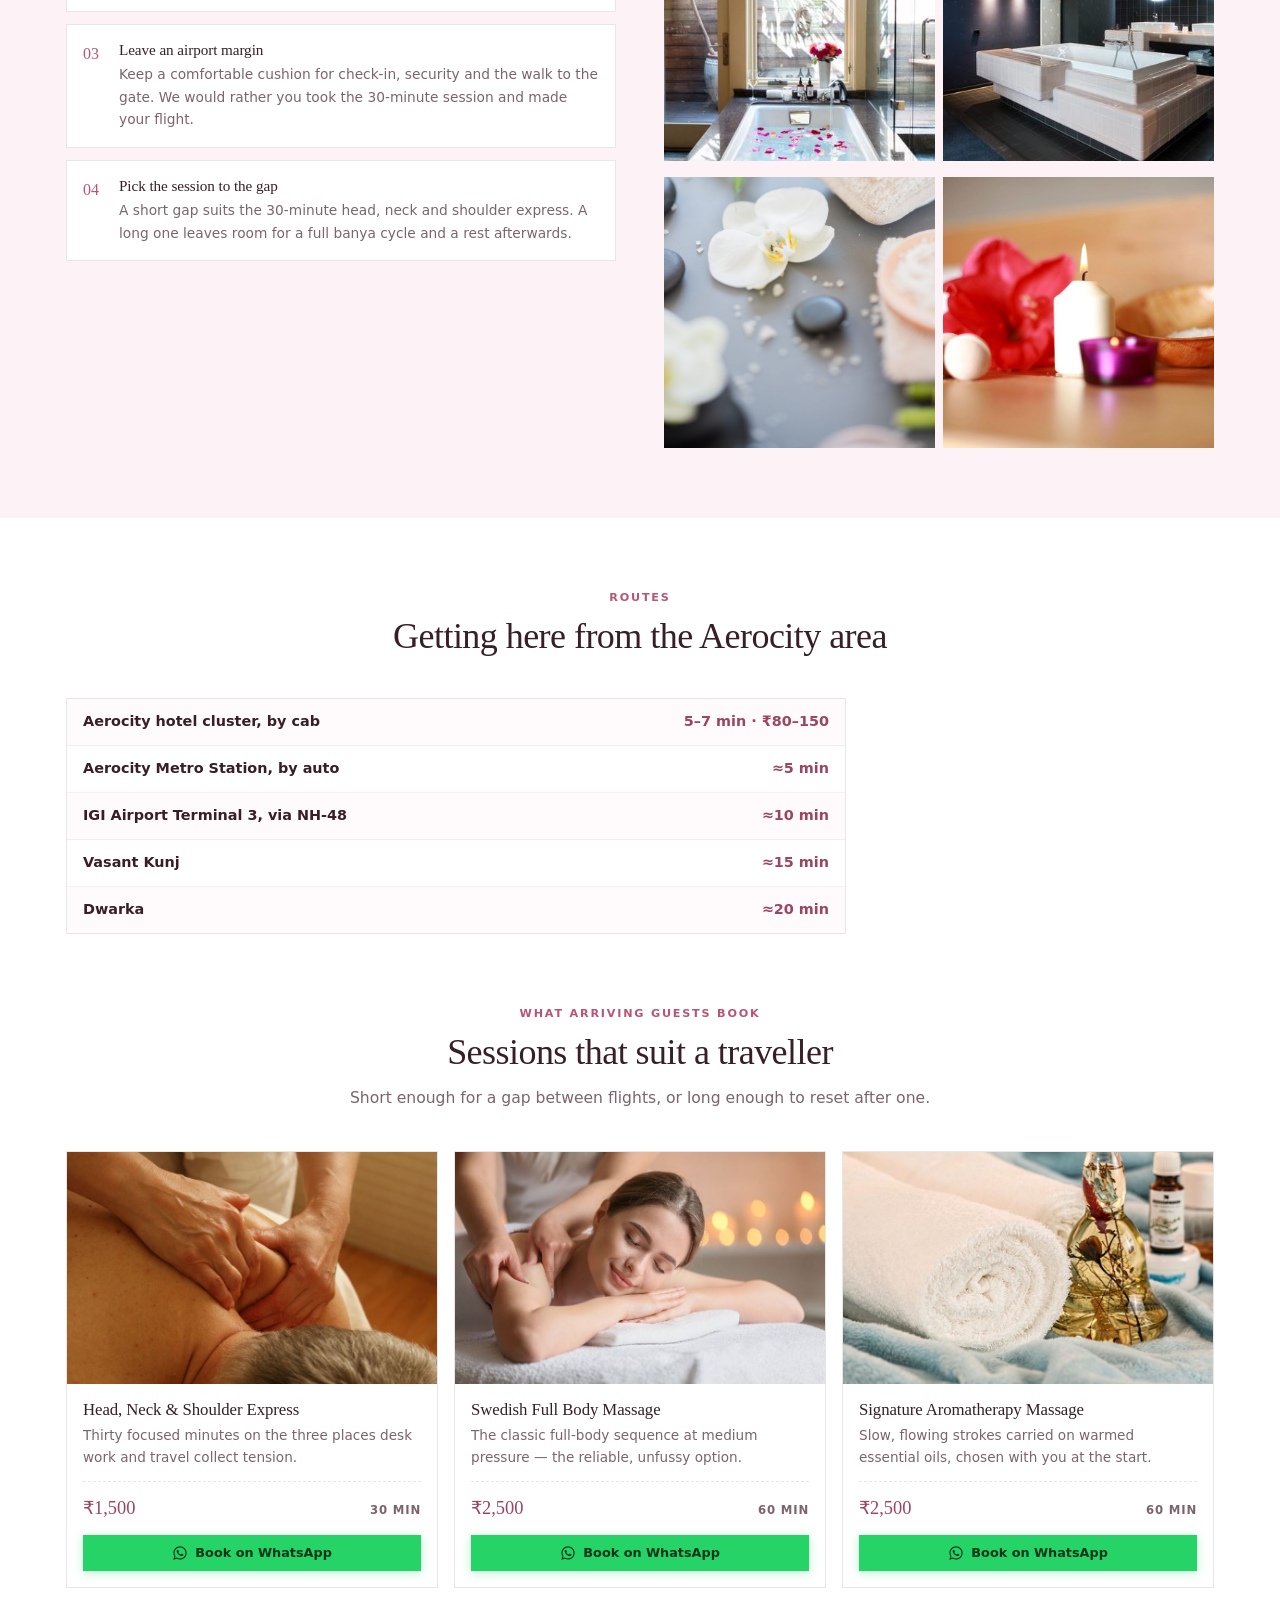
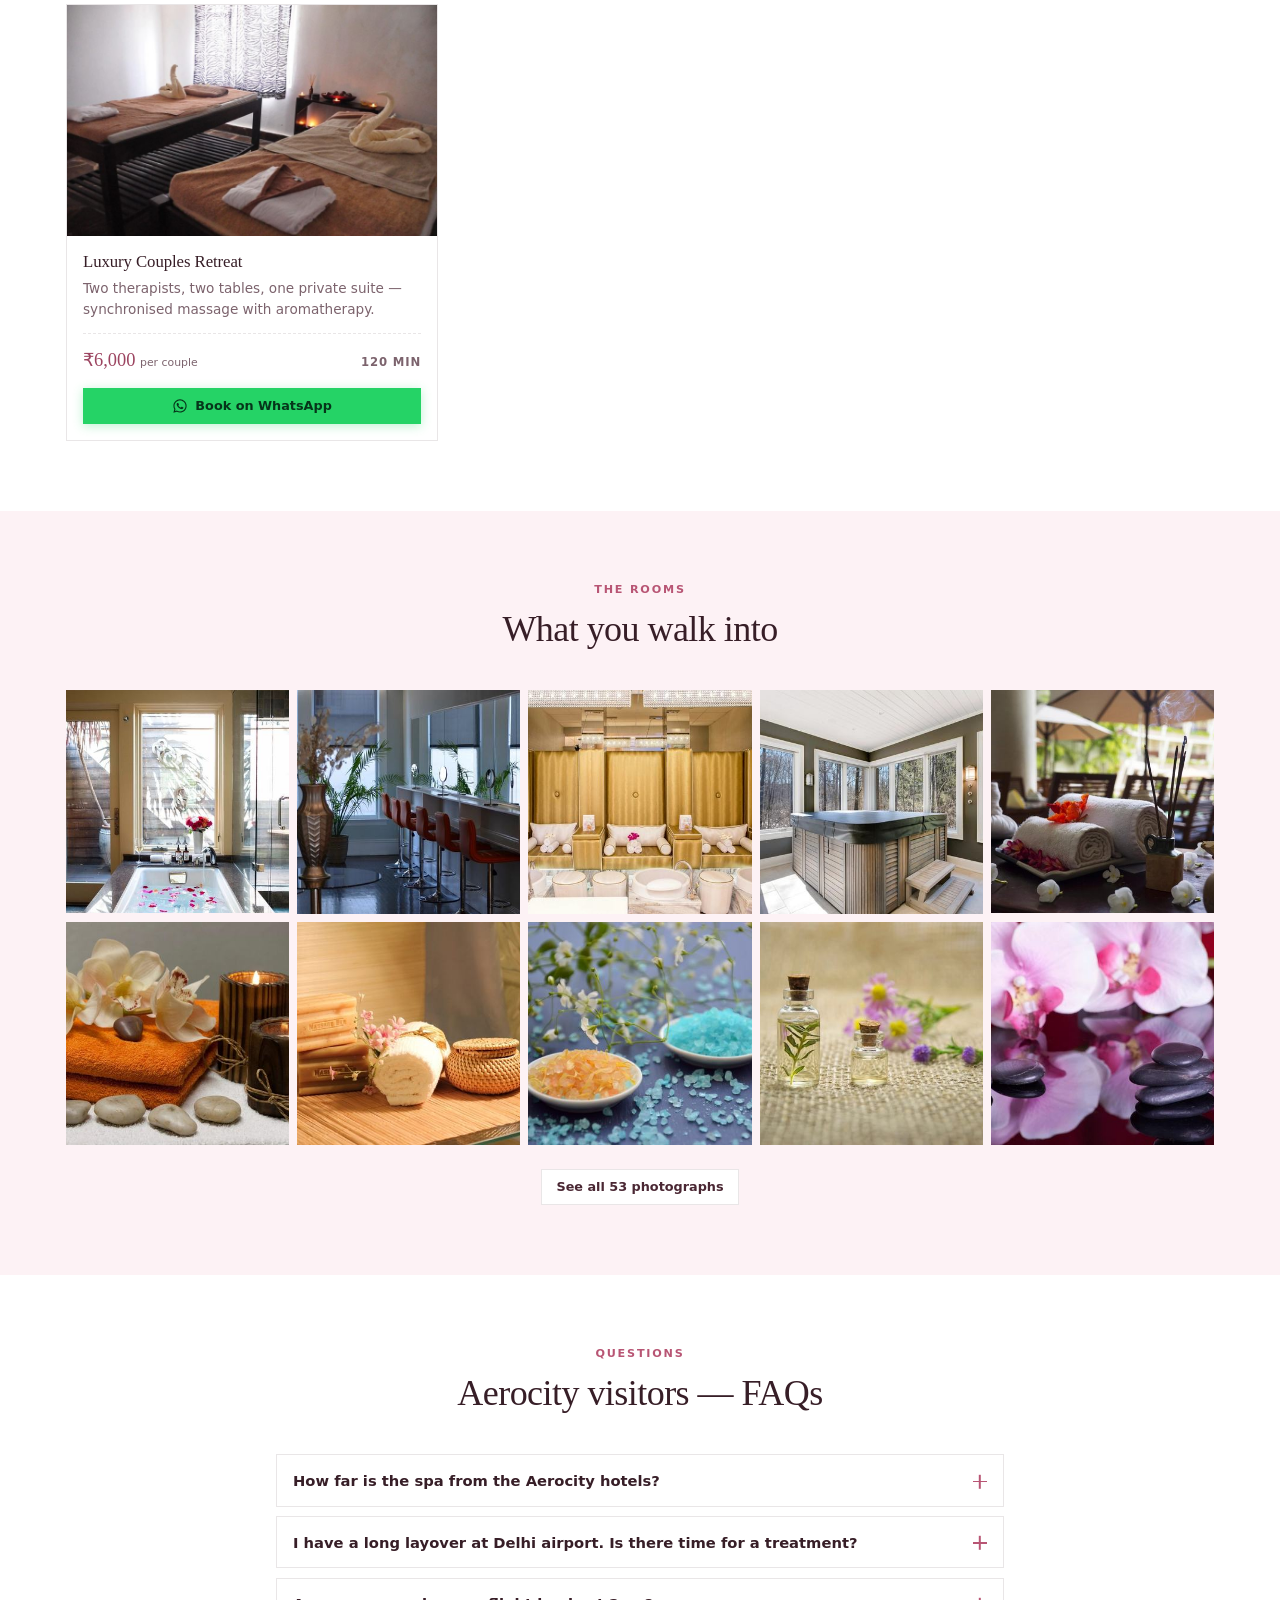
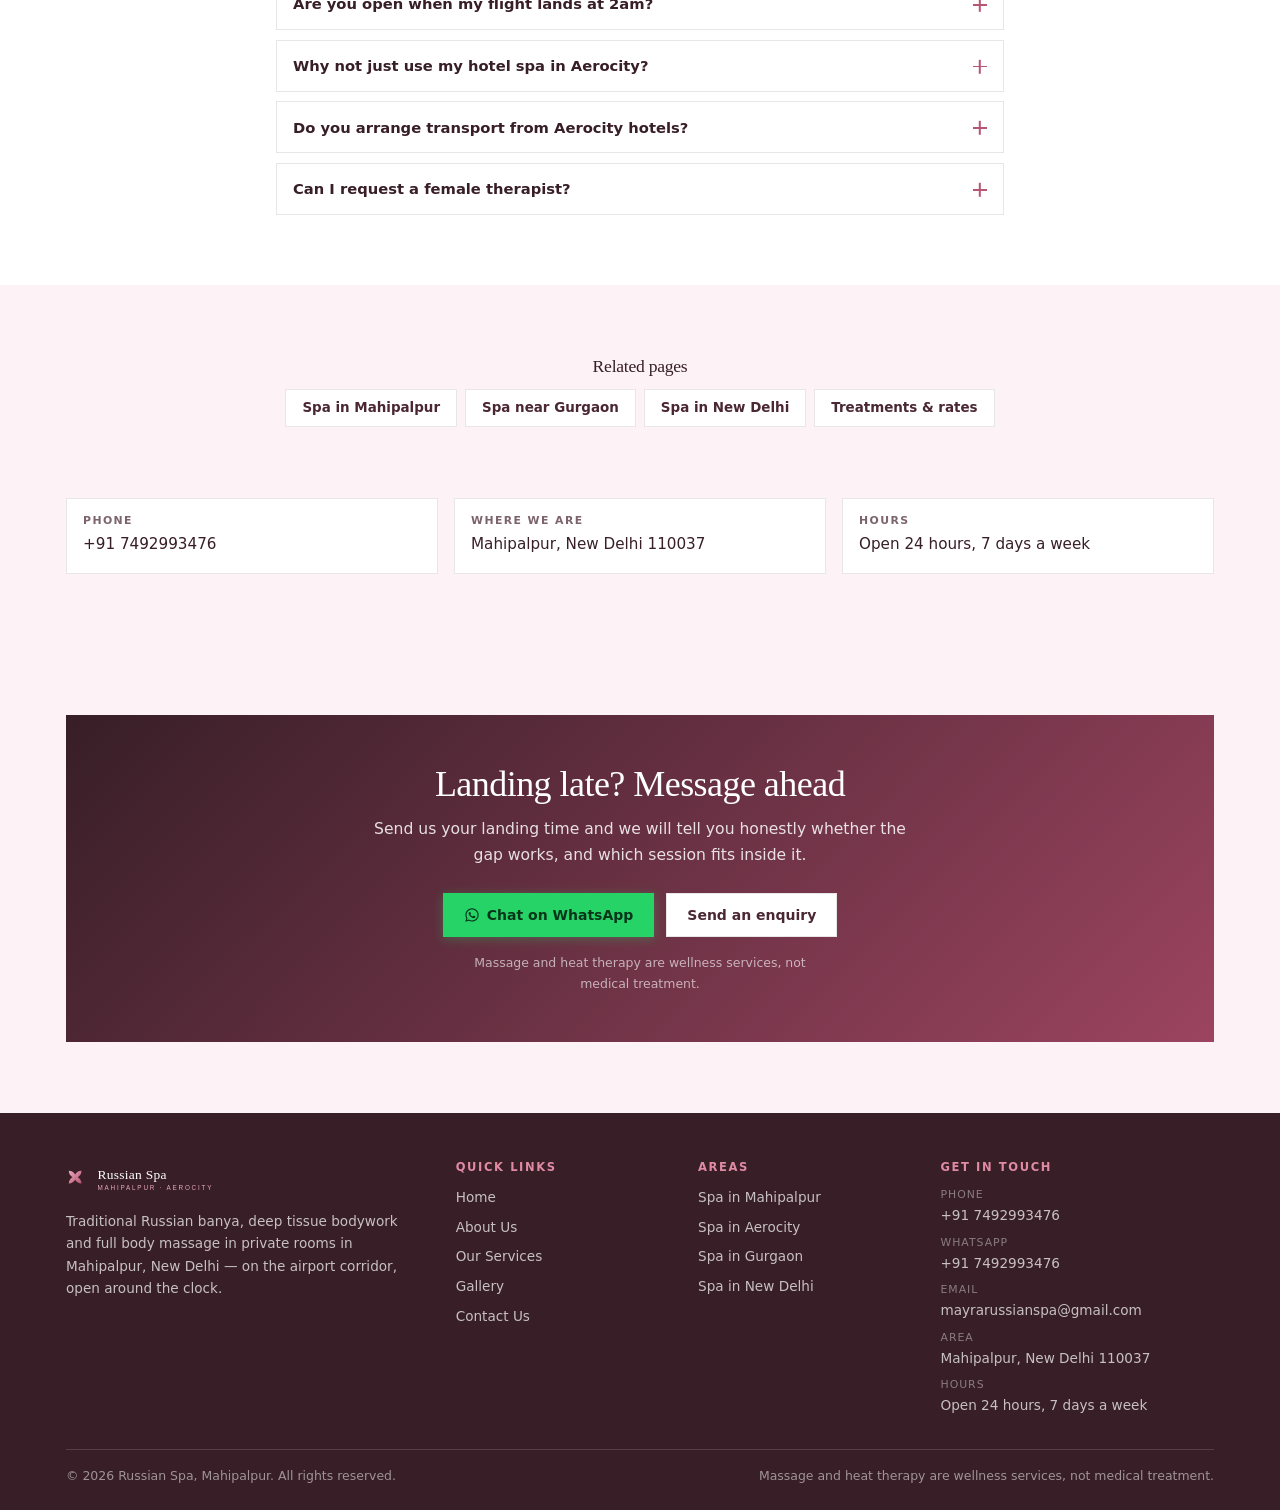
<file: russian-spa-in-aerocity.html>
<!doctype html>
<html lang="en-IN">
<head>
  <meta charset="UTF-8">
  <meta name="viewport" content="width=device-width, initial-scale=1">

  <title>Russian Spa Near Aerocity | 5 Minutes From the Hotel Cluster</title>
  <meta name="description" content="Russian banya and massage five to seven minutes from the Aerocity hotels and ten from Terminal 3. Open 24 hours — layover and late-arrival sessions.">
  <meta name="robots" content="index, follow, max-image-preview:large">
  <link rel="canonical" href="https://russianspamahipalpuraerocity.in/russian-spa-in-aerocity.html">

  <meta name="geo.region" content="IN-DL">
  <meta name="geo.placename" content="Mahipalpur, New Delhi">

  <!-- Marks that scripting is available BEFORE the stylesheet is applied, so
       collapsible content renders closed with no flash. Without JS the class
       is never added and those sections stay open and readable. -->
  <script>document.documentElement.className = 'js';</script>

  <link rel="preload" as="image" href="assets/gallery/f/31.jpg" fetchpriority="high">
  <link rel="stylesheet" href="css/theme.css">
  <script src="js/theme.js" defer></script>

  <meta property="og:type" content="website">
  <meta property="og:site_name" content="Russian Spa Mahipalpur">
  <meta property="og:locale" content="en_IN">
  <meta property="og:title" content="Russian Spa Near Aerocity — 5 Minutes From the Hotels">
  <meta property="og:description" content="Russian banya and massage five to seven minutes from the Aerocity hotels and ten from Terminal 3. Open 24 hours — layover and late-arrival sessions.">
  <meta property="og:url" content="https://russianspamahipalpuraerocity.in/russian-spa-in-aerocity.html">
  <meta property="og:image" content="https://russianspamahipalpuraerocity.in/assets/gallery/f/31.jpg">
  <meta property="og:image:alt" content="Outdoor spa bath lit by lanterns in the evening">

  <meta name="twitter:card" content="summary_large_image">
  <meta name="twitter:title" content="Russian Spa Near Aerocity — 5 Minutes From the Hotels">
  <meta name="twitter:description" content="Russian banya and massage five to seven minutes from the Aerocity hotels and ten from Terminal 3. Open 24 hours — layover and late-arrival sessions.">
  <meta name="twitter:image" content="https://russianspamahipalpuraerocity.in/assets/gallery/f/31.jpg">

  <link rel="icon" href="assets/brand-assets/favicon.ico" sizes="any">
  <link rel="icon" href="assets/brand-assets/favicon.svg" type="image/svg+xml">
  <link rel="apple-touch-icon" href="assets/brand-assets/apple-touch-icon.png">
  <link rel="manifest" href="site.webmanifest">
  <meta name="theme-color" content="#371E27">

  <script type="application/ld+json">{"@context":"https://schema.org","@graph":[{"@type":["DaySpa","HealthAndBeautyBusiness"],"@id":"https://russianspamahipalpuraerocity.in/#spa","name":"Russian Spa Mahipalpur","description":"Russian banya and body massage spa in Mahipalpur, New Delhi, serving Aerocity, Gurgaon and the wider Delhi NCR. Private treatment rooms, male and female therapists, open 24 hours.","url":"https://russianspamahipalpuraerocity.in/","telephone":"+91 7492993476","email":"mayrarussianspa@gmail.com","image":"https://russianspamahipalpuraerocity.in/assets/spa/hero-spa-massage-mahipalpur.jpg","priceRange":"₹1,500–₹8,000","currenciesAccepted":"INR","paymentAccepted":"Cash, Credit Card, Debit Card, UPI","address":{"@type":"PostalAddress","addressLocality":"Mahipalpur","addressRegion":"Delhi","postalCode":"110037","addressCountry":"IN"},"openingHoursSpecification":[{"@type":"OpeningHoursSpecification","dayOfWeek":["Monday","Tuesday","Wednesday","Thursday","Friday","Saturday","Sunday"],"opens":"00:00","closes":"23:59"}],"areaServed":[{"@type":"Place","name":"Mahipalpur"},{"@type":"Place","name":"Aerocity"},{"@type":"Place","name":"Gurgaon"},{"@type":"Place","name":"New Delhi"},{"@type":"Place","name":"Delhi NCR"}]},{"@type":"WebSite","@id":"https://russianspamahipalpuraerocity.in/#website","url":"https://russianspamahipalpuraerocity.in/","name":"Russian Spa Mahipalpur","inLanguage":"en-IN","publisher":{"@id":"https://russianspamahipalpuraerocity.in/#spa"}},{"@type":"WebPage","@id":"https://russianspamahipalpuraerocity.in/russian-spa-in-aerocity.html#webpage","url":"https://russianspamahipalpuraerocity.in/russian-spa-in-aerocity.html","name":"Russian Spa Near Aerocity | 5 Minutes From the Hotel Cluster","description":"Russian banya and massage five to seven minutes from the Aerocity hotels and ten from Terminal 3. Open 24 hours — layover and late-arrival sessions.","isPartOf":{"@id":"https://russianspamahipalpuraerocity.in/#website"},"about":{"@id":"https://russianspamahipalpuraerocity.in/#spa"},"primaryImageOfPage":"https://russianspamahipalpuraerocity.in/assets/gallery/f/31.jpg"},{"@type":"BreadcrumbList","@id":"https://russianspamahipalpuraerocity.in/russian-spa-in-aerocity.html#breadcrumb","itemListElement":[{"@type":"ListItem","position":1,"name":"Home","item":"https://russianspamahipalpuraerocity.in/"},{"@type":"ListItem","position":2,"name":"Spa in Aerocity"}]},{"@type":"FAQPage","@id":"https://russianspamahipalpuraerocity.in/russian-spa-in-aerocity.html#faq","mainEntity":[{"@type":"Question","name":"How far is the spa from the Aerocity hotels?","acceptedAnswer":{"@type":"Answer","text":"Five to seven minutes by cab from the Aerocity hotel cluster, with a typical fare in the ₹80–150 range. From Aerocity Metro Station it is about five minutes by auto. We are in Mahipalpur, just along the airport corridor rather than inside the Aerocity complex itself."}},{"@type":"Question","name":"I have a long layover at Delhi airport. Is there time for a treatment?","acceptedAnswer":{"@type":"Answer","text":"It depends how long the gap is and whether you can leave the terminal. Terminal 3 is around ten minutes away via NH-48. As a rough guide, budget the treatment length plus about an hour of travel and changing on top, and keep a comfortable margin for airport formalities. For a short gap the 30-minute head, neck and shoulder express is the sensible choice; for a long one there is time for a full banya cycle."}},{"@type":"Question","name":"Are you open when my flight lands at 2am?","acceptedAnswer":{"@type":"Answer","text":"Yes. Twenty-four hours a day, seven days a week, three hundred and sixty-five days a year. Overnight bookings from arriving passengers and finishing crew are a normal part of the week here."}},{"@type":"Question","name":"Why not just use my hotel spa in Aerocity?","acceptedAnswer":{"@type":"Answer","text":"If your hotel spa suits you, use it — the honest difference is the banya. A hotel spa will generally offer massage and a steam cabinet; a traditional banya needs a purpose-built heat room, an adjacent cold plunge and venik work, which is a different proposition from a steam room. On the massage menu itself there is far more overlap."}},{"@type":"Question","name":"Do you arrange transport from Aerocity hotels?","acceptedAnswer":{"@type":"Answer","text":"We can help arrange transport for guests booking premium packages. For a standard treatment a cab or auto from the hotel rank is quick and inexpensive. Message us and we will tell you which makes more sense for the time of day."}},{"@type":"Question","name":"Can I request a female therapist?","acceptedAnswer":{"@type":"Answer","text":"Yes. Both male and female therapists are on shift and you can state a preference when you book or when you arrive. Every treatment takes place in a private room."}}]}]}</script>
</head>
<body>
  <svg width="0" height="0" style="position:absolute" aria-hidden="true" focusable="false"><defs>
    <symbol id="i-wa" viewBox="0 0 24 24"><path d="M12.04 2C6.58 2 2.13 6.45 2.13 11.91c0 1.75.46 3.46 1.32 4.96L2 22l5.25-1.38a9.9 9.9 0 0 0 4.79 1.22h.01c5.46 0 9.91-4.45 9.91-9.91 0-2.65-1.03-5.14-2.9-7.01A9.82 9.82 0 0 0 12.04 2Zm0 18.15h-.01a8.2 8.2 0 0 1-4.19-1.15l-.3-.18-3.12.82.83-3.04-.2-.31a8.22 8.22 0 0 1-1.26-4.38c0-4.54 3.7-8.23 8.25-8.23 2.2 0 4.27.86 5.83 2.42a8.19 8.19 0 0 1 2.41 5.82c0 4.54-3.7 8.23-8.24 8.23Zm4.52-6.16c-.25-.12-1.47-.72-1.69-.81-.23-.08-.39-.12-.56.13-.16.24-.64.8-.79.97-.14.16-.29.18-.54.06-.25-.13-1.05-.39-1.99-1.23-.74-.66-1.24-1.47-1.38-1.72-.15-.25-.02-.38.11-.5.11-.11.25-.29.37-.43.13-.15.17-.25.25-.41.08-.17.04-.31-.02-.43-.06-.12-.56-1.34-.76-1.84-.2-.48-.41-.42-.56-.43h-.48c-.17 0-.43.06-.66.31-.22.25-.87.85-.87 2.07s.89 2.4 1.02 2.56c.12.17 1.75 2.67 4.23 3.74.59.26 1.05.41 1.41.52.59.19 1.13.16 1.56.1.47-.07 1.47-.6 1.67-1.18.21-.58.21-1.07.15-1.18-.06-.1-.23-.17-.48-.29Z"/></symbol>
    <symbol id="i-tel" viewBox="0 0 24 24"><path d="M6.6 10.8a15.1 15.1 0 0 0 6.6 6.6l2.2-2.2c.3-.3.7-.4 1-.2 1.1.4 2.3.6 3.6.6.6 0 1 .4 1 1V20c0 .6-.4 1-1 1-9.4 0-17-7.6-17-17 0-.6.4-1 1-1h3.5c.6 0 1 .4 1 1 0 1.2.2 2.4.6 3.6.1.3 0 .7-.2 1l-2.3 2.2Z"/></symbol>
    <symbol id="i-mail" viewBox="0 0 24 24"><path d="M20 4H4a2 2 0 0 0-2 2v12a2 2 0 0 0 2 2h16a2 2 0 0 0 2-2V6a2 2 0 0 0-2-2Zm0 4-8 5-8-5V6l8 5 8-5Z"/></symbol>
    <symbol id="i-clock" viewBox="0 0 24 24"><path d="M12 2a10 10 0 1 0 0 20 10 10 0 0 0 0-20Zm1 10.6V6h-2v7.4l5.2 3.1 1-1.7-4.2-2.2Z"/></symbol>
    <symbol id="i-close" viewBox="0 0 24 24"><path d="M6.4 5 5 6.4 10.6 12 5 17.6 6.4 19 12 13.4 17.6 19 19 17.6 13.4 12 19 6.4 17.6 5 12 10.6Z"/></symbol>
    <symbol id="i-pin" viewBox="0 0 24 24"><path d="M12 2a7 7 0 0 0-7 7c0 5.25 7 13 7 13s7-7.75 7-13a7 7 0 0 0-7-7Zm0 9.5A2.5 2.5 0 1 1 14.5 9 2.5 2.5 0 0 1 12 11.5Z"/></symbol>
  </defs></svg>

  <a class="skip-link" href="#main-content">Skip to content</a>
  <div id="top-sentinel" aria-hidden="true"></div>

  <div class="topbar">
    <div class="wrap topbar__inner">
      <div class="topbar__links">
        <a href="tel:+917492993476"><svg class="ico" aria-hidden="true" focusable="false"><use href="#i-tel"/></svg> +91 7492993476</a>
        <a href="mailto:mayrarussianspa@gmail.com"><svg class="ico" aria-hidden="true" focusable="false"><use href="#i-mail"/></svg> mayrarussianspa@gmail.com</a>
      </div>
      <span class="topbar__hours"><svg class="ico" aria-hidden="true" focusable="false"><use href="#i-clock"/></svg>&nbsp; Open 24 hours, 7 days a week · Mahipalpur, New Delhi 110037</span>
    </div>
  </div>

  <header class="header">
    <div class="wrap header__inner">
      <a class="brand" href="index.html" aria-label="Russian spa in Mahipalpur and Aerocity — home">
        <svg viewBox="0 0 230 50" width="230" height="50" role="img" aria-label="Russian spa in Mahipalpur and Aerocity, New Delhi" focusable="false">
          <defs>
            <linearGradient id="wm-hdr" x1="0" y1="0" x2="1" y2="1">
              <stop offset="0" stop-color="#E8A6BC"/><stop offset="1" stop-color="#B85574"/>
            </linearGradient>
          </defs>
          <path fill="url(#wm-hdr)" d="M18 5c0 5.2-2.8 8.3-6 10.4 3.2 2.1 6 5.2 6 10.4-5.2 0-8.3-2.8-10.4-6-2.1 3.2-5.2 6-10.4 6 0-5.2 2.8-8.3 6-10.4-3.2-2.1-6-5.2-6-10.4 5.2 0 8.3 2.8 10.4 6C9.7 7.8 12.8 5 18 5Z" transform="translate(6,9) scale(.82)"/>
          <text x="42" y="24" font-family="Georgia, serif" font-size="18" letter-spacing=".4" fill="currentColor">Russian Spa</text>
          <text x="42" y="39" font-family="Helvetica, Arial, sans-serif" font-size="8.5" letter-spacing="2.4" fill="#B85574">MAHIPALPUR &#183; AEROCITY</text>
        </svg>
      </a>

      <nav class="nav" aria-label="Primary">
        <ul class="nav__list">
          <li><a class="nav__link" href="index.html">Home</a></li>
          <li><a class="nav__link" href="about.html">About Us</a></li>
          <li><a class="nav__link" href="services.html">Our Services</a></li>
          <li><a class="nav__link" href="gallery.html">Gallery</a></li>
          <li class="nav__item">
            <button class="nav__link nav__toggle" type="button" aria-expanded="false" aria-controls="loc-menu" aria-current="page">
              Locations <span class="chev" aria-hidden="true"></span>
            </button>
            <ul class="nav__menu" id="loc-menu">
              <li><a href="russian-spa-in-mahipalpur.html">Spa in Mahipalpur</a></li>
              <li><a href="russian-spa-in-aerocity.html" aria-current="page">Spa in Aerocity</a></li>
              <li><a href="russian-spa-in-gurgaon.html">Spa in Gurgaon</a></li>
              <li><a href="russian-spa-in-new-delhi.html">Spa in New Delhi</a></li>
            </ul>
          </li>
          <li><a class="nav__link" href="contact.html">Contact Us</a></li>
        </ul>
      </nav>

      <a class="btn btn--wa header__cta" href="https://wa.me/917492993476?text=Hello%2C%20I%20would%20like%20to%20book%20a%20session%20at%20your%20Mahipalpur%20spa." rel="noopener" target="_blank"><svg class="ico" aria-hidden="true" focusable="false"><use href="#i-wa"/></svg> Book Now</a>

      <button class="nav-trigger" type="button" aria-expanded="false" aria-controls="mobile-drawer" aria-label="Open menu">
        <span aria-hidden="true"></span><span aria-hidden="true"></span><span aria-hidden="true"></span>
      </button>
    </div>
  </header>

  <div class="drawer" id="mobile-drawer">
    <div class="drawer__top">
      <a class="brand" href="index.html" aria-label="Russian spa in Mahipalpur and Aerocity — home">
        <svg viewBox="0 0 230 50" width="230" height="50" role="img" aria-label="Russian spa in Mahipalpur and Aerocity, New Delhi" focusable="false">
          <defs>
            <linearGradient id="wm-drw" x1="0" y1="0" x2="1" y2="1">
              <stop offset="0" stop-color="#E8A6BC"/><stop offset="1" stop-color="#B85574"/>
            </linearGradient>
          </defs>
          <path fill="url(#wm-drw)" d="M18 5c0 5.2-2.8 8.3-6 10.4 3.2 2.1 6 5.2 6 10.4-5.2 0-8.3-2.8-10.4-6-2.1 3.2-5.2 6-10.4 6 0-5.2 2.8-8.3 6-10.4-3.2-2.1-6-5.2-6-10.4 5.2 0 8.3 2.8 10.4 6C9.7 7.8 12.8 5 18 5Z" transform="translate(6,9) scale(.82)"/>
          <text x="42" y="24" font-family="Georgia, serif" font-size="18" letter-spacing=".4" fill="currentColor">Russian Spa</text>
          <text x="42" y="39" font-family="Helvetica, Arial, sans-serif" font-size="8.5" letter-spacing="2.4" fill="#B85574">MAHIPALPUR &#183; AEROCITY</text>
        </svg>
      </a>
      <button class="drawer__close" type="button" data-close-drawer aria-label="Close menu">
        <svg class="ico" aria-hidden="true" focusable="false"><use href="#i-close"/></svg>
      </button>
    </div>

    <nav aria-label="Mobile">
      <ul class="drawer__list">
        <li><a class="drawer__link" href="index.html">Home</a></li>
        <li><a class="drawer__link" href="about.html">About Us</a></li>
        <li><a class="drawer__link" href="services.html">Our Services</a></li>
        <li><a class="drawer__link" href="gallery.html">Gallery</a></li>
        <li>
          <button class="drawer__link" type="button" aria-expanded="false" aria-controls="drawer-loc">
            Locations <span class="chev" aria-hidden="true"></span>
          </button>
          <div class="drawer__sub" id="drawer-loc">
            <div><ul>
              <li><a href="russian-spa-in-mahipalpur.html">Spa in Mahipalpur</a></li>
              <li><a href="russian-spa-in-aerocity.html" aria-current="page">Spa in Aerocity</a></li>
              <li><a href="russian-spa-in-gurgaon.html">Spa in Gurgaon</a></li>
              <li><a href="russian-spa-in-new-delhi.html">Spa in New Delhi</a></li>
            </ul></div>
          </div>
        </li>
        <li><a class="drawer__link" href="contact.html">Contact Us</a></li>
      </ul>
    </nav>

    <div class="drawer__foot">
      <a class="btn btn--wa btn--block" href="https://wa.me/917492993476?text=Hello%2C%20I%20would%20like%20to%20book%20a%20session%20at%20your%20Mahipalpur%20spa." rel="noopener" target="_blank"><svg class="ico" aria-hidden="true" focusable="false"><use href="#i-wa"/></svg> Book on WhatsApp</a>
      <a class="btn btn--outline btn--block" href="tel:+917492993476"><svg class="ico" aria-hidden="true" focusable="false"><use href="#i-tel"/></svg> Call +91 7492993476</a>
      <p>Open 24 hours, 7 days a week · Mahipalpur, New Delhi 110037</p>
    </div>
  </div>


  <main id="main-content">

    <section class="phero">
      <div class="phero__bg" aria-hidden="true">
        <img src="assets/gallery/f/31.jpg" alt="" width="1024" height="683" fetchpriority="high" decoding="async">
      </div>
      <div class="wrap">
        <nav class="crumb" aria-label="Breadcrumb">
          <ol>
          <li><a href="index.html">Home</a></li>
          <li><span aria-current="page">Spa in Aerocity</span></li>
          </ol>
        </nav>
        <div class="phero__inner">
          <span class="eyebrow">5–7 minutes from the hotel cluster</span>
          <h1>Russian spa near <em>Aerocity</em></h1>
          <p class="phero__lead">A cab ride from the Aerocity hotels and about ten minutes from Terminal 3 — open at whatever hour your flight or your shift happens to end.</p>
        </div>
      </div>
    </section>

    <!-- ===================== CLOSE, NOT INSIDE ====================== -->
    <section class="section section--white">
      <div class="wrap">
        <div class="split split--flip">
          <div data-reveal>
            <span class="eyebrow">Where we are</span>
            <h2>Close to Aerocity, but not inside it</h2>
            <p>
              We are in Mahipalpur, along the airport corridor rather than within the Aerocity complex. In
              practice that is five to seven minutes by cab from the hotel cluster, typically ₹80–150, or about
              five minutes by auto from Aerocity Metro Station.
            </p>
            <p>
              The honest reason to make that short trip is the banya. A hotel spa will generally offer massage and
              a steam cabinet, both of which are good. A traditional Russian banya needs a purpose-built moist heat
              room, a cold plunge within a few steps of it, and venik work with birch — which is a different
              proposition from a steam room, and harder to find on the corridor.
            </p>
            <p>
              On the massage menu itself there is far more overlap, and we would rather say that than pretend
              otherwise.
            </p>
          </div>
          <div class="split__media" data-reveal><img src="assets/gallery/f/25.jpg" alt="Freestanding tub beside a window in a bright treatment room" width="960" height="640" loading="lazy" decoding="async"></div>
        </div>
      </div>
    </section>

    <!-- ====================== DOES A LAYOVER FIT ==================== -->
    <section class="section section--blush">
      <div class="wrap">
        <div class="section-head" data-reveal>
          <span class="eyebrow">Planning</span>
          <h2>Working out whether a layover fits</h2>
          <p>Four things to check before you leave the terminal. Message us and we will do the arithmetic with you.</p>
        </div>

        <div class="split">
          <div data-reveal>
            <ol class="plan-rows">
              <li>
                <h3>Can you leave the terminal?</h3>
                <p>Visa and transit rules decide this before anything else does. If you cannot clear immigration,
                   nothing below applies.</p>
              </li>
              <li>
                <h3>Count the travel, not just the treatment</h3>
                <p>Terminal 3 is around ten minutes away via NH-48. Budget the session length plus about an hour
                   for travel and changing at both ends.</p>
              </li>
              <li>
                <h3>Leave an airport margin</h3>
                <p>Keep a comfortable cushion for check-in, security and the walk to the gate. We would rather you
                   took the 30-minute session and made your flight.</p>
              </li>
              <li>
                <h3>Pick the session to the gap</h3>
                <p>A short gap suits the 30-minute head, neck and shoulder express. A long one leaves room for a
                   full banya cycle and a rest afterwards.</p>
              </li>
            </ol>
          </div>
          <div data-reveal>
        <div class="band band--4 stagger">
          <a href="gallery.html" aria-label="See this and 52 more photographs in the gallery" data-reveal><img src="assets/gallery/t/26.jpg" alt="White soaking tub in a bright, plant-filled room" width="560" height="373" loading="lazy" decoding="async"></a>
          <a href="gallery.html" aria-label="See this and 52 more photographs in the gallery" data-reveal><img src="assets/gallery/t/27.jpg" alt="Bath drawn with flower petals floating on the surface" width="420" height="560" loading="lazy" decoding="async"></a>
          <a href="gallery.html" aria-label="See this and 52 more photographs in the gallery" data-reveal><img src="assets/gallery/t/28.jpg" alt="Twin bath setting prepared with petals and candles" width="400" height="560" loading="lazy" decoding="async"></a>
          <a href="gallery.html" aria-label="See this and 52 more photographs in the gallery" data-reveal><img src="assets/gallery/t/29.jpg" alt="Dark stone bathroom lit by round wall sconces" width="560" height="374" loading="lazy" decoding="async"></a>
        </div>
          <div class="pair">
            <img src="assets/gallery/f/41.jpg" alt="Orchid stems beside pillar candles and folded towels" width="801" height="1200" loading="lazy" decoding="async">
            <img src="assets/gallery/f/42.jpg" alt="Lit candles and a red flower beside a wooden bowl" width="1024" height="683" loading="lazy" decoding="async">
          </div>
          </div>
        </div>
      </div>
    </section>

    <!-- ===================== ROUTES + WHAT TO BOOK =================== -->
    <section class="section section--white">
      <div class="wrap">
        <div class="section-head" data-reveal>
          <span class="eyebrow">Routes</span>
          <h2>Getting here from the Aerocity area</h2>
        </div>
        <div class="wrap--narrow" style="padding:0">
        <ul class="dirs" data-reveal>
          <li><strong>Aerocity hotel cluster, by cab</strong> <span class="time">5–7 min · ₹80–150</span></li>
          <li><strong>Aerocity Metro Station, by auto</strong> <span class="time">≈5 min</span></li>
          <li><strong>IGI Airport Terminal 3, via NH-48</strong> <span class="time">≈10 min</span></li>
          <li><strong>Vasant Kunj</strong> <span class="time">≈15 min</span></li>
          <li><strong>Dwarka</strong> <span class="time">≈20 min</span></li>
        </ul>
        </div>

        <div class="section-head" style="margin-top:var(--section-y)" data-reveal>
          <span class="eyebrow">What arriving guests book</span>
          <h2>Sessions that suit a traveller</h2>
          <p>Short enough for a gap between flights, or long enough to reset after one.</p>
        </div>
        <div class="grid grid--3">
          <article class="card" data-reveal>
            <div class="card__media">
              <img src="assets/spa/svc-express.jpg" alt="Seated neck and shoulder massage during a thirty minute express session" width="800" height="500" loading="lazy" decoding="async">
            </div>
            <div class="card__body">
              <h3>Head, Neck &amp; Shoulder Express</h3>
              <p>Thirty focused minutes on the three places desk work and travel collect tension.</p>
              <p class="card__meta">
                <span class="card__price">₹1,500</span>
                <span class="card__dur">30 min</span>
              </p>
              <a class="btn btn--wa btn--sm btn--block" href="https://wa.me/917492993476?text=Hello%2C%20I%20would%20like%20to%20book%20the%20Head%2C%20Neck%20%26%20Shoulder%20Express%20(30%20min)%20%E2%80%94%20I%20am%20staying%20in%20Aerocity." rel="noopener" target="_blank"><svg class="ico" aria-hidden="true" focusable="false"><use href="#i-wa"/></svg> Book on WhatsApp</a>
            </div>
          </article>
          <article class="card" data-reveal>
            <div class="card__media">
              <img src="assets/spa/svc-swedish.jpg" alt="Guest receiving a full body Swedish massage on a draped treatment bed" width="800" height="500" loading="lazy" decoding="async">
            </div>
            <div class="card__body">
              <h3>Swedish Full Body Massage</h3>
              <p>The classic full-body sequence at medium pressure — the reliable, unfussy option.</p>
              <p class="card__meta">
                <span class="card__price">₹2,500</span>
                <span class="card__dur">60 min</span>
              </p>
              <a class="btn btn--wa btn--sm btn--block" href="https://wa.me/917492993476?text=Hello%2C%20I%20would%20like%20to%20book%20the%20Swedish%20Full%20Body%20Massage%20(60%20min)%20%E2%80%94%20I%20am%20staying%20in%20Aerocity." rel="noopener" target="_blank"><svg class="ico" aria-hidden="true" focusable="false"><use href="#i-wa"/></svg> Book on WhatsApp</a>
            </div>
          </article>
          <article class="card" data-reveal>
            <div class="card__media">
              <img src="assets/spa/svc-aromatherapy.jpg" alt="Essential oil bottles and a warmed towel set out beside a massage bed" width="800" height="500" loading="lazy" decoding="async">
            </div>
            <div class="card__body">
              <h3>Signature Aromatherapy Massage</h3>
              <p>Slow, flowing strokes carried on warmed essential oils, chosen with you at the start.</p>
              <p class="card__meta">
                <span class="card__price">₹2,500</span>
                <span class="card__dur">60 min</span>
              </p>
              <a class="btn btn--wa btn--sm btn--block" href="https://wa.me/917492993476?text=Hello%2C%20I%20would%20like%20to%20book%20the%20Signature%20Aromatherapy%20Massage%20(60%20min)%20%E2%80%94%20I%20am%20staying%20in%20Aerocity." rel="noopener" target="_blank"><svg class="ico" aria-hidden="true" focusable="false"><use href="#i-wa"/></svg> Book on WhatsApp</a>
            </div>
          </article>
          <article class="card" data-reveal>
            <div class="card__media">
              <img src="assets/spa/svc-couples-retreat.jpg" alt="Private couples treatment suite with two massage beds side by side" width="800" height="500" loading="lazy" decoding="async">
            </div>
            <div class="card__body">
              <h3>Luxury Couples Retreat</h3>
              <p>Two therapists, two tables, one private suite — synchronised massage with aromatherapy.</p>
              <p class="card__meta">
                <span class="card__price">₹6,000 <small>per couple</small></span>
                <span class="card__dur">120 min</span>
              </p>
              <a class="btn btn--wa btn--sm btn--block" href="https://wa.me/917492993476?text=Hello%2C%20I%20would%20like%20to%20book%20the%20Luxury%20Couples%20Retreat%20(120%20min)%20%E2%80%94%20I%20am%20staying%20in%20Aerocity." rel="noopener" target="_blank"><svg class="ico" aria-hidden="true" focusable="false"><use href="#i-wa"/></svg> Book on WhatsApp</a>
            </div>
          </article>
        </div>
      </div>
    </section>

    <!-- ========================= PHOTO BAND ========================= -->
    <section class="section section--blush">
      <div class="wrap">
        <div class="section-head" data-reveal>
          <span class="eyebrow">The rooms</span>
          <h2>What you walk into</h2>
        </div>
        <div class="band stagger">
          <a href="gallery.html" aria-label="See this and 52 more photographs in the gallery" data-reveal><img src="assets/gallery/t/30.jpg" alt="Spa bath open to a planted courtyard at dusk" width="400" height="560" loading="lazy" decoding="async"></a>
          <a href="gallery.html" aria-label="See this and 52 more photographs in the gallery" data-reveal><img src="assets/gallery/t/32.jpg" alt="Spa lounge counter with stools and a tall flower arrangement" width="560" height="371" loading="lazy" decoding="async"></a>
          <a href="gallery.html" aria-label="See this and 52 more photographs in the gallery" data-reveal><img src="assets/gallery/t/33.jpg" alt="Row of treatment beds made up with fresh white linen" width="560" height="374" loading="lazy" decoding="async"></a>
          <a href="gallery.html" aria-label="See this and 52 more photographs in the gallery" data-reveal><img src="assets/gallery/t/56.jpg" alt="Sunken hot tub in a timber room with windows to the trees" width="560" height="374" loading="lazy" decoding="async"></a>
          <a href="gallery.html" aria-label="See this and 52 more photographs in the gallery" data-reveal><img src="assets/gallery/t/43.jpg" alt="Rolled towels stacked at an open-air spa station" width="560" height="420" loading="lazy" decoding="async"></a>
          <a href="gallery.html" aria-label="See this and 52 more photographs in the gallery" data-reveal><img src="assets/gallery/t/47.jpg" alt="Pillar candles, river stones and orchid beside folded towels" width="560" height="374" loading="lazy" decoding="async"></a>
          <a href="gallery.html" aria-label="See this and 52 more photographs in the gallery" data-reveal><img src="assets/gallery/t/48.jpg" alt="Soap, a woven basket and rolled linen on a wooden box" width="560" height="374" loading="lazy" decoding="async"></a>
          <a href="gallery.html" aria-label="See this and 52 more photographs in the gallery" data-reveal><img src="assets/gallery/t/52.jpg" alt="Coloured bath salts in small bowls" width="560" height="373" loading="lazy" decoding="async"></a>
          <a href="gallery.html" aria-label="See this and 52 more photographs in the gallery" data-reveal><img src="assets/gallery/t/53.jpg" alt="Small oil bottles among dried wildflowers on linen" width="560" height="374" loading="lazy" decoding="async"></a>
          <a href="gallery.html" aria-label="See this and 52 more photographs in the gallery" data-reveal><img src="assets/gallery/t/54.jpg" alt="Pink orchid reflected beside polished black stones" width="560" height="374" loading="lazy" decoding="async"></a>
        </div>
        <p style="text-align:center;margin-top:var(--sp-5)">
          <a class="btn btn--outline btn--sm" href="gallery.html">See all 53 photographs</a>
        </p>
      </div>
    </section>

    <!-- ============================ FAQ ============================= -->
    <section class="section section--white">
      <div class="wrap wrap--narrow">
        <div class="section-head" data-reveal>
          <span class="eyebrow">Questions</span>
          <h2>Aerocity visitors — FAQs</h2>
        </div>
        <div class="faq">
          <div class="faq__item">
            <h3 style="margin:0">
              <button class="faq__q" type="button" aria-expanded="false" aria-controls="aerocity-faq-1">
                How far is the spa from the Aerocity hotels?<span class="plus" aria-hidden="true"></span>
              </button>
            </h3>
            <div class="faq__a" id="aerocity-faq-1">
              <div>
                <p>Five to seven minutes by cab from the Aerocity hotel cluster, with a typical fare in the ₹80–150 range. From Aerocity Metro Station it is about five minutes by auto. We are in Mahipalpur, just along the airport corridor rather than inside the Aerocity complex itself.</p>
              </div>
            </div>
          </div>
          <div class="faq__item">
            <h3 style="margin:0">
              <button class="faq__q" type="button" aria-expanded="false" aria-controls="aerocity-faq-2">
                I have a long layover at Delhi airport. Is there time for a treatment?<span class="plus" aria-hidden="true"></span>
              </button>
            </h3>
            <div class="faq__a" id="aerocity-faq-2">
              <div>
                <p>It depends how long the gap is and whether you can leave the terminal. Terminal 3 is around ten minutes away via NH-48. As a rough guide, budget the treatment length plus about an hour of travel and changing on top, and keep a comfortable margin for airport formalities. For a short gap the 30-minute head, neck and shoulder express is the sensible choice; for a long one there is time for a full banya cycle.</p>
              </div>
            </div>
          </div>
          <div class="faq__item">
            <h3 style="margin:0">
              <button class="faq__q" type="button" aria-expanded="false" aria-controls="aerocity-faq-3">
                Are you open when my flight lands at 2am?<span class="plus" aria-hidden="true"></span>
              </button>
            </h3>
            <div class="faq__a" id="aerocity-faq-3">
              <div>
                <p>Yes. Twenty-four hours a day, seven days a week, three hundred and sixty-five days a year. Overnight bookings from arriving passengers and finishing crew are a normal part of the week here.</p>
              </div>
            </div>
          </div>
          <div class="faq__item">
            <h3 style="margin:0">
              <button class="faq__q" type="button" aria-expanded="false" aria-controls="aerocity-faq-4">
                Why not just use my hotel spa in Aerocity?<span class="plus" aria-hidden="true"></span>
              </button>
            </h3>
            <div class="faq__a" id="aerocity-faq-4">
              <div>
                <p>If your hotel spa suits you, use it — the honest difference is the banya. A hotel spa will generally offer massage and a steam cabinet; a traditional banya needs a purpose-built heat room, an adjacent cold plunge and venik work, which is a different proposition from a steam room. On the massage menu itself there is far more overlap.</p>
              </div>
            </div>
          </div>
          <div class="faq__item">
            <h3 style="margin:0">
              <button class="faq__q" type="button" aria-expanded="false" aria-controls="aerocity-faq-5">
                Do you arrange transport from Aerocity hotels?<span class="plus" aria-hidden="true"></span>
              </button>
            </h3>
            <div class="faq__a" id="aerocity-faq-5">
              <div>
                <p>We can help arrange transport for guests booking premium packages. For a standard treatment a cab or auto from the hotel rank is quick and inexpensive. Message us and we will tell you which makes more sense for the time of day.</p>
              </div>
            </div>
          </div>
          <div class="faq__item">
            <h3 style="margin:0">
              <button class="faq__q" type="button" aria-expanded="false" aria-controls="aerocity-faq-6">
                Can I request a female therapist?<span class="plus" aria-hidden="true"></span>
              </button>
            </h3>
            <div class="faq__a" id="aerocity-faq-6">
              <div>
                <p>Yes. Both male and female therapists are on shift and you can state a preference when you book or when you arrive. Every treatment takes place in a private room.</p>
              </div>
            </div>
          </div>
        </div>
      </div>
    </section>

    <!-- ========================== RELATED =========================== -->
    <section class="section section--blush">
      <div class="wrap">
        <h2 style="font-size:1.1rem;text-align:center" data-reveal>Related pages</h2>
        <div style="display:flex;justify-content:center;margin-bottom:var(--section-y)">
        <ul class="related" data-reveal>
          <li><a href="russian-spa-in-mahipalpur.html">Spa in Mahipalpur</a></li>
          <li><a href="russian-spa-in-gurgaon.html">Spa near Gurgaon</a></li>
          <li><a href="russian-spa-in-new-delhi.html">Spa in New Delhi</a></li>
          <li><a href="services.html">Treatments &amp; rates</a></li>
        </ul>
        </div>
        <div class="nap" data-reveal>
          <div><h3>Phone</h3><p><a href="tel:+917492993476">+91 7492993476</a></p></div>
          <div><h3>Where we are</h3><p>Mahipalpur, New Delhi 110037</p></div>
          <div><h3>Hours</h3><p>Open 24 hours, 7 days a week</p></div>
        </div>
      </div>
    </section>

    <section class="section section--blush">
      <div class="wrap">
        <div class="cta" data-reveal>
          <h2>Landing late? Message ahead</h2>
          <p>Send us your landing time and we will tell you honestly whether the gap works, and which session fits inside it.</p>
          <div class="btn-row">
            <a class="btn btn--wa" href="https://wa.me/917492993476?text=Hello%2C%20I%20would%20like%20to%20book%20a%20session%20at%20your%20Mahipalpur%20spa." rel="noopener" target="_blank"><svg class="ico" aria-hidden="true" focusable="false"><use href="#i-wa"/></svg> Chat on WhatsApp</a>
            <a class="btn btn--outline" href="contact.html">Send an enquiry</a>
          </div>
          <p class="note">Massage and heat therapy are wellness services, not medical treatment.</p>
        </div>
      </div>
    </section>

  </main>


  <footer class="footer">
    <div class="wrap">
      <div class="footer__grid">
        <div class="footer__brand">
          <svg viewBox="0 0 230 50" width="230" height="50" role="img" aria-label="Russian spa in Mahipalpur and Aerocity, New Delhi" focusable="false">
          <defs>
            <linearGradient id="wm-ftr" x1="0" y1="0" x2="1" y2="1">
              <stop offset="0" stop-color="#E8A6BC"/><stop offset="1" stop-color="#B85574"/>
            </linearGradient>
          </defs>
          <path fill="url(#wm-ftr)" d="M18 5c0 5.2-2.8 8.3-6 10.4 3.2 2.1 6 5.2 6 10.4-5.2 0-8.3-2.8-10.4-6-2.1 3.2-5.2 6-10.4 6 0-5.2 2.8-8.3 6-10.4-3.2-2.1-6-5.2-6-10.4 5.2 0 8.3 2.8 10.4 6C9.7 7.8 12.8 5 18 5Z" transform="translate(6,9) scale(.82)"/>
          <text x="42" y="24" font-family="Georgia, serif" font-size="18" letter-spacing=".4" fill="currentColor">Russian Spa</text>
          <text x="42" y="39" font-family="Helvetica, Arial, sans-serif" font-size="8.5" letter-spacing="2.4" fill="#E8A6BC">MAHIPALPUR &#183; AEROCITY</text>
        </svg>
          <p>
            Traditional Russian banya, deep tissue bodywork and full body massage in private rooms in Mahipalpur,
            New Delhi — on the airport corridor, open around the clock.
          </p>
        </div>

        <nav aria-labelledby="f-explore">
          <h2 id="f-explore">Quick Links</h2>
          <ul>
            <li><a href="index.html">Home</a></li>
            <li><a href="about.html">About Us</a></li>
            <li><a href="services.html">Our Services</a></li>
            <li><a href="gallery.html">Gallery</a></li>
            <li><a href="contact.html">Contact Us</a></li>
          </ul>
        </nav>

        <nav aria-labelledby="f-loc">
          <h2 id="f-loc">Areas</h2>
          <ul>
            <li><a href="russian-spa-in-mahipalpur.html">Spa in Mahipalpur</a></li>
            <li><a href="russian-spa-in-aerocity.html" aria-current="page">Spa in Aerocity</a></li>
            <li><a href="russian-spa-in-gurgaon.html">Spa in Gurgaon</a></li>
            <li><a href="russian-spa-in-new-delhi.html">Spa in New Delhi</a></li>
          </ul>
        </nav>

        <div>
          <h2>Get in Touch</h2>
          <ul class="footer__contact">
            <li><span class="label">Phone</span><a href="tel:+917492993476">+91 7492993476</a></li>
            <li><span class="label">WhatsApp</span><a href="https://wa.me/917492993476?text=Hello%2C%20I%20would%20like%20to%20book%20a%20session%20at%20your%20Mahipalpur%20spa." rel="noopener" target="_blank">+91 7492993476</a></li>
            <li><span class="label">Email</span><a href="mailto:mayrarussianspa@gmail.com">mayrarussianspa@gmail.com</a></li>
            <li><span class="label">Area</span>Mahipalpur, New Delhi 110037</li>
            <li><span class="label">Hours</span>Open 24 hours, 7 days a week</li>
          </ul>
        </div>
      </div>

      <div class="footer__bottom">
        <p>&copy; <span data-year>2026</span> Russian Spa, Mahipalpur. All rights reserved.</p>
        <p>Massage and heat therapy are wellness services, not medical treatment.</p>
      </div>
    </div>
  </footer>

  <a class="fab" href="https://wa.me/917492993476?text=Hello%2C%20I%20would%20like%20to%20book%20a%20session%20at%20your%20Mahipalpur%20spa." rel="noopener" target="_blank" aria-label="Chat with us on WhatsApp"><svg class="ico" aria-hidden="true" focusable="false"><use href="#i-wa"/></svg></a>

  <div class="call-bar">
    <a class="wa" href="https://wa.me/917492993476?text=Hello%2C%20I%20would%20like%20to%20book%20a%20session%20at%20your%20Mahipalpur%20spa." rel="noopener" target="_blank"><svg class="ico" aria-hidden="true" focusable="false"><use href="#i-wa"/></svg> WhatsApp</a>
    <a class="tel" href="tel:+917492993476"><svg class="ico" aria-hidden="true" focusable="false"><use href="#i-tel"/></svg> Call now</a>
  </div>

</body>
</html>
</file>
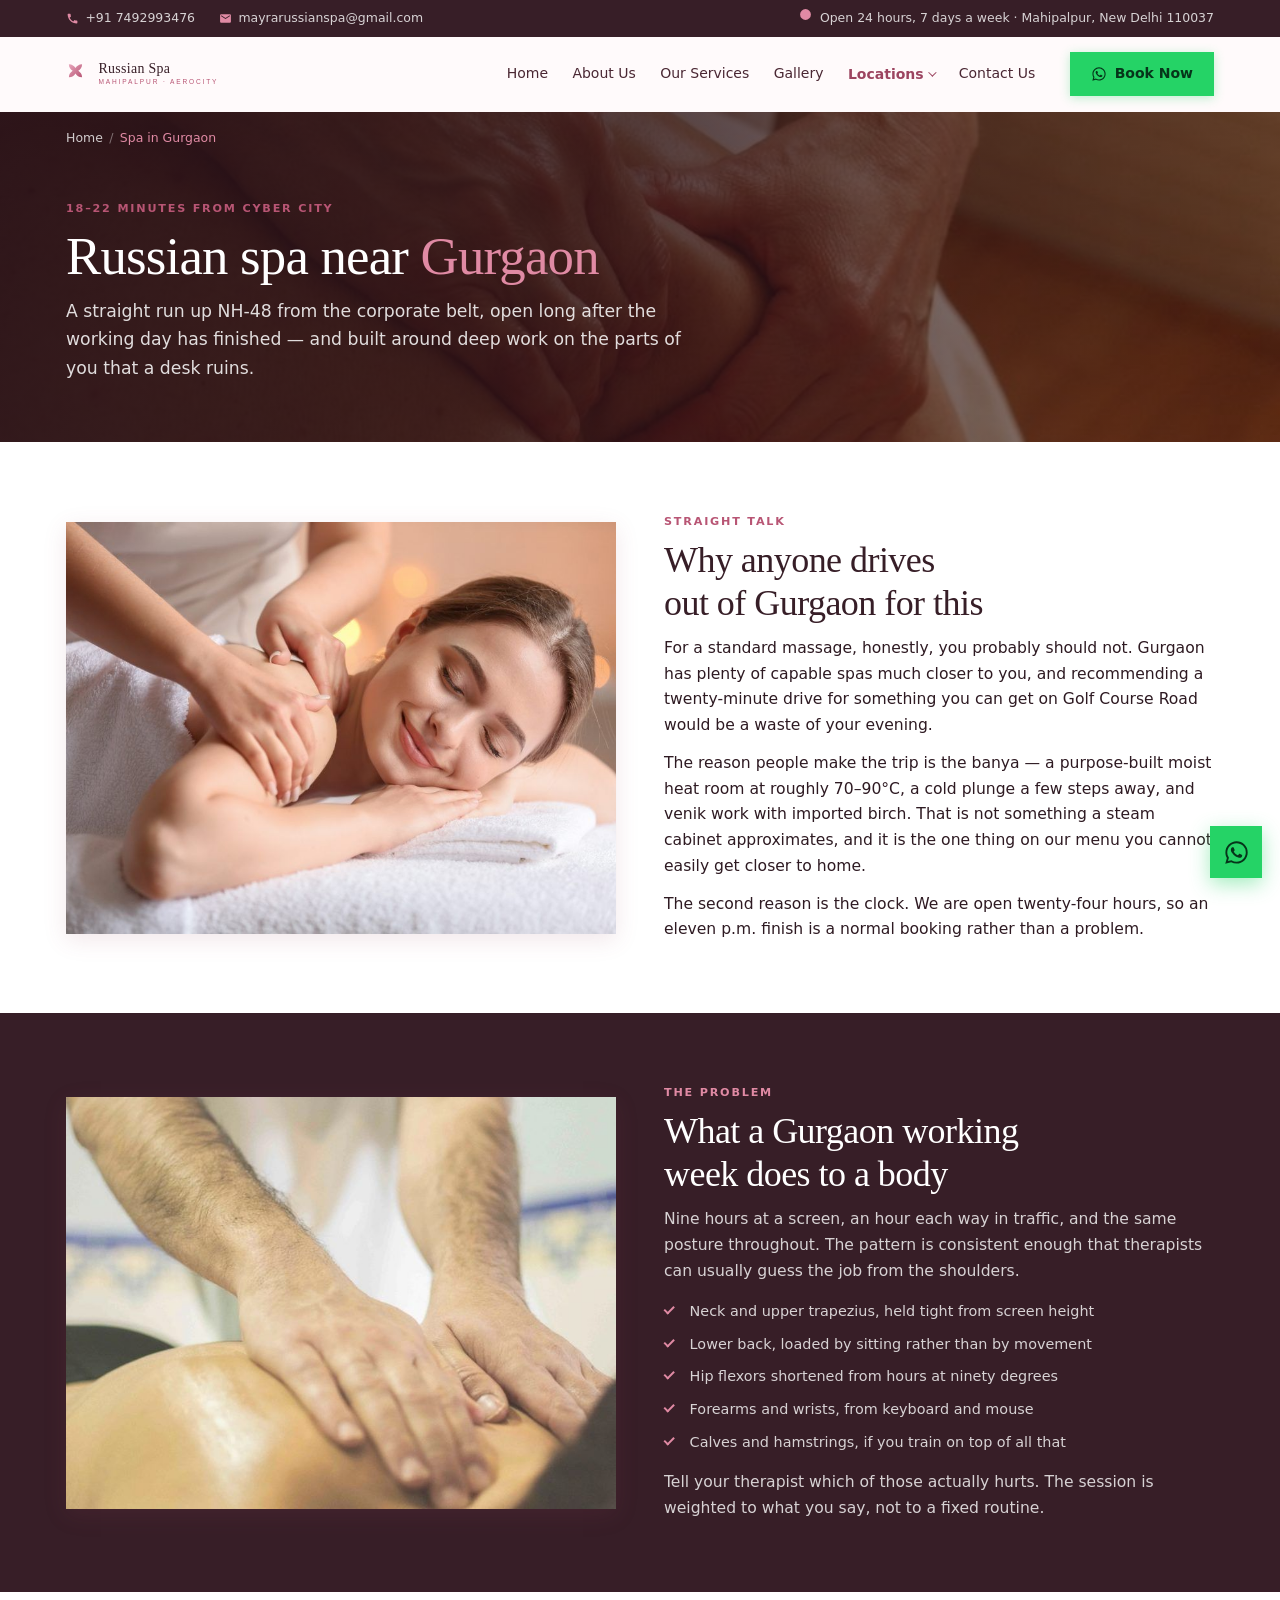
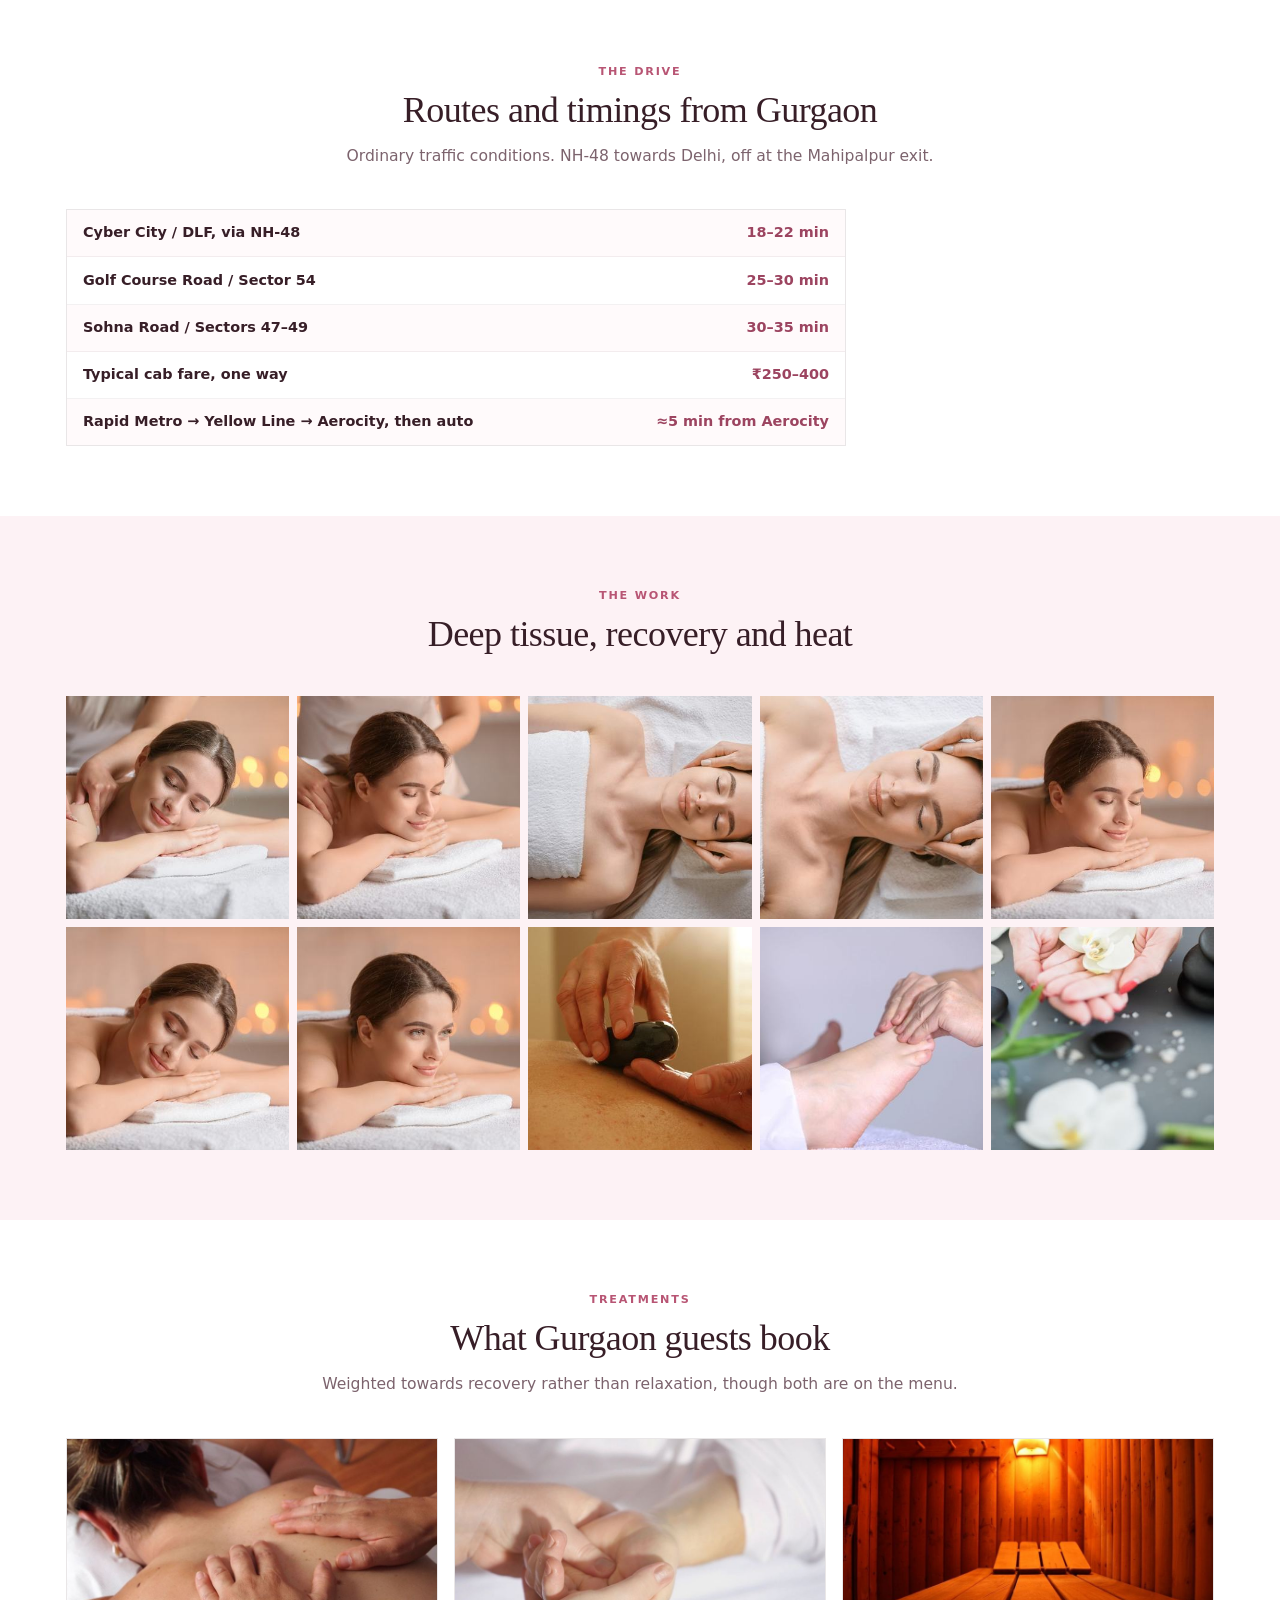
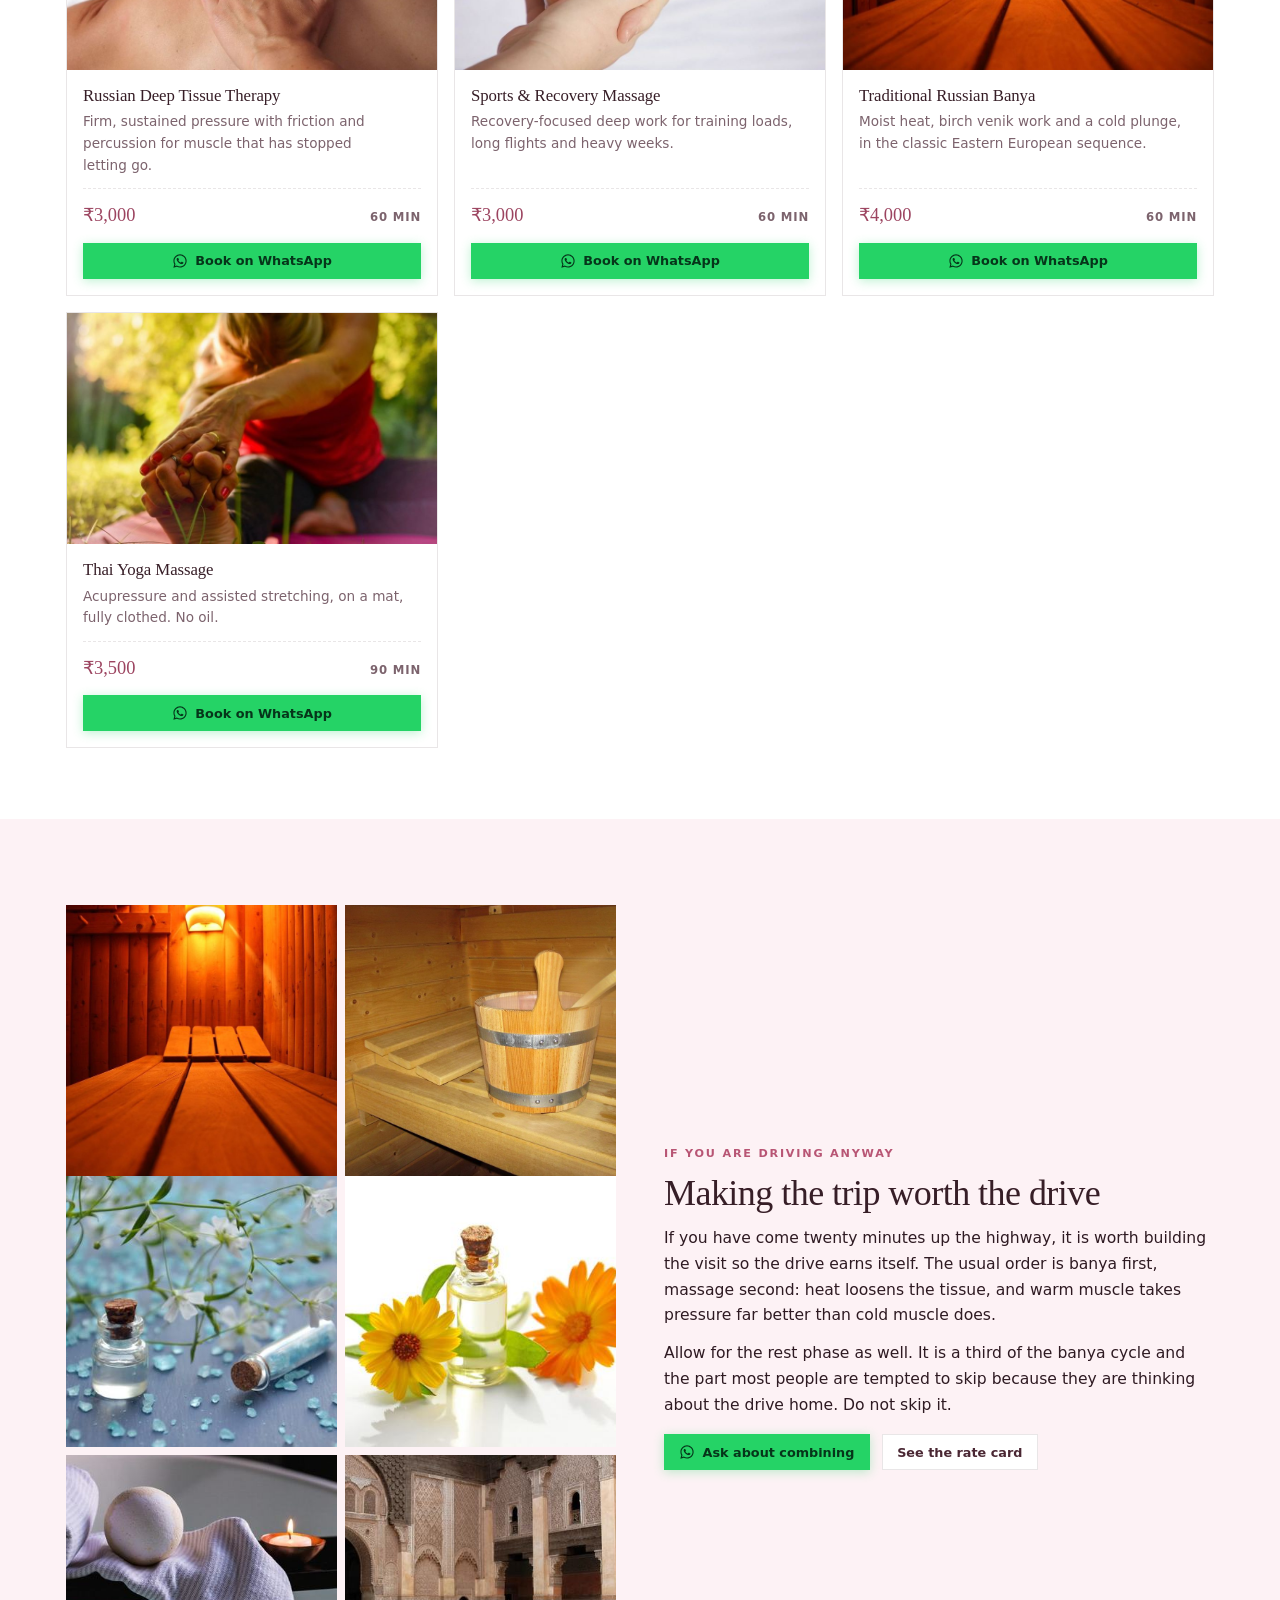
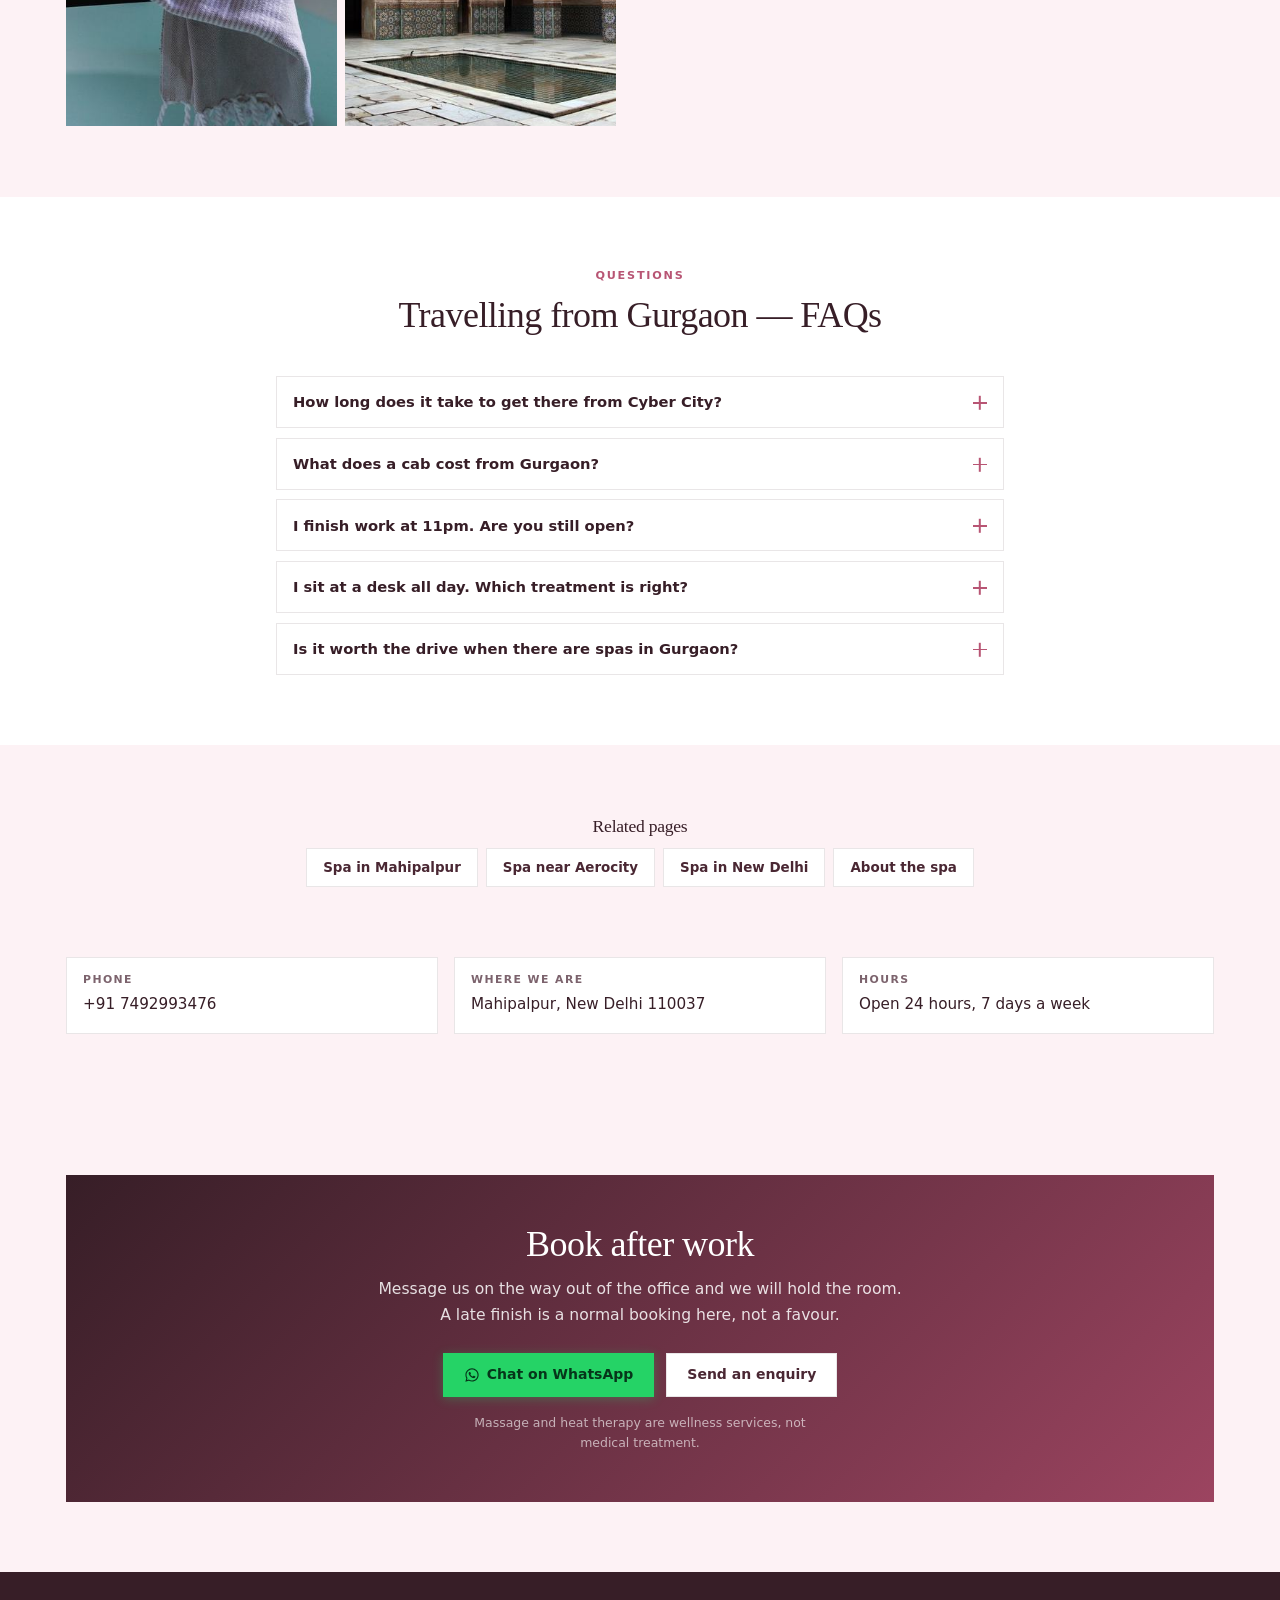
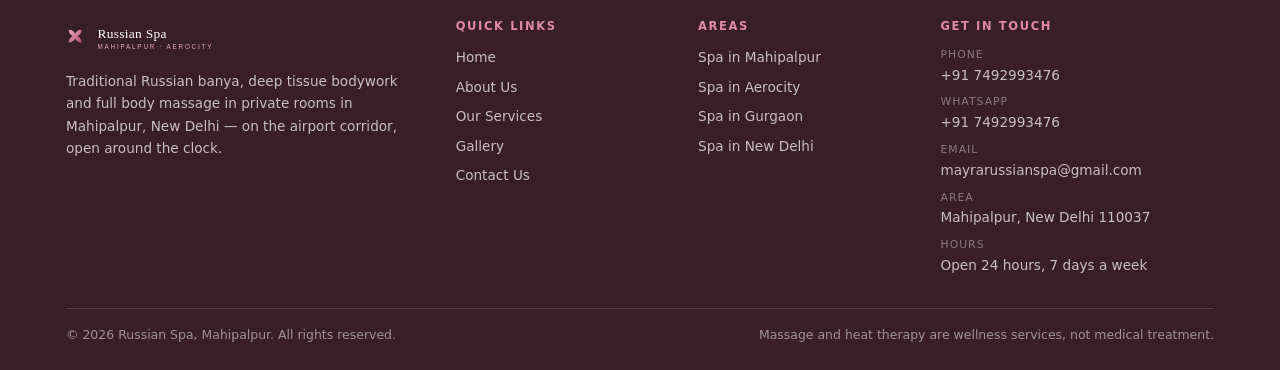
<file: russian-spa-in-gurgaon.html>
<!doctype html>
<html lang="en-IN">
<head>
  <meta charset="UTF-8">
  <meta name="viewport" content="width=device-width, initial-scale=1">

  <title>Russian Spa Near Gurgaon | 20 Minutes From Cyber City, NH-48</title>
  <meta name="description" content="Russian banya and deep tissue recovery 18–22 minutes from Cyber City up NH-48. Open 24 hours for late finishes. Mahipalpur, New Delhi.">
  <meta name="robots" content="index, follow, max-image-preview:large">
  <link rel="canonical" href="https://russianspamahipalpuraerocity.in/russian-spa-in-gurgaon.html">

  <meta name="geo.region" content="IN-DL">
  <meta name="geo.placename" content="Mahipalpur, New Delhi">

  <!-- Marks that scripting is available BEFORE the stylesheet is applied, so
       collapsible content renders closed with no flash. Without JS the class
       is never added and those sections stay open and readable. -->
  <script>document.documentElement.className = 'js';</script>

  <link rel="preload" as="image" href="assets/gallery/f/21.jpg" fetchpriority="high">
  <link rel="stylesheet" href="css/theme.css">
  <script src="js/theme.js" defer></script>

  <meta property="og:type" content="website">
  <meta property="og:site_name" content="Russian Spa Mahipalpur">
  <meta property="og:locale" content="en_IN">
  <meta property="og:title" content="Russian Spa Near Gurgaon — 20 Minutes Up NH-48">
  <meta property="og:description" content="Russian banya and deep tissue recovery 18–22 minutes from Cyber City up NH-48. Open 24 hours for late finishes. Mahipalpur, New Delhi.">
  <meta property="og:url" content="https://russianspamahipalpuraerocity.in/russian-spa-in-gurgaon.html">
  <meta property="og:image" content="https://russianspamahipalpuraerocity.in/assets/gallery/f/21.jpg">
  <meta property="og:image:alt" content="Close work through the neck and upper back during a massage">

  <meta name="twitter:card" content="summary_large_image">
  <meta name="twitter:title" content="Russian Spa Near Gurgaon — 20 Minutes Up NH-48">
  <meta name="twitter:description" content="Russian banya and deep tissue recovery 18–22 minutes from Cyber City up NH-48. Open 24 hours for late finishes. Mahipalpur, New Delhi.">
  <meta name="twitter:image" content="https://russianspamahipalpuraerocity.in/assets/gallery/f/21.jpg">

  <link rel="icon" href="assets/brand-assets/favicon.ico" sizes="any">
  <link rel="icon" href="assets/brand-assets/favicon.svg" type="image/svg+xml">
  <link rel="apple-touch-icon" href="assets/brand-assets/apple-touch-icon.png">
  <link rel="manifest" href="site.webmanifest">
  <meta name="theme-color" content="#371E27">

  <script type="application/ld+json">{"@context":"https://schema.org","@graph":[{"@type":["DaySpa","HealthAndBeautyBusiness"],"@id":"https://russianspamahipalpuraerocity.in/#spa","name":"Russian Spa Mahipalpur","description":"Russian banya and body massage spa in Mahipalpur, New Delhi, serving Aerocity, Gurgaon and the wider Delhi NCR. Private treatment rooms, male and female therapists, open 24 hours.","url":"https://russianspamahipalpuraerocity.in/","telephone":"+91 7492993476","email":"mayrarussianspa@gmail.com","image":"https://russianspamahipalpuraerocity.in/assets/spa/hero-spa-massage-mahipalpur.jpg","priceRange":"₹1,500–₹8,000","currenciesAccepted":"INR","paymentAccepted":"Cash, Credit Card, Debit Card, UPI","address":{"@type":"PostalAddress","addressLocality":"Mahipalpur","addressRegion":"Delhi","postalCode":"110037","addressCountry":"IN"},"openingHoursSpecification":[{"@type":"OpeningHoursSpecification","dayOfWeek":["Monday","Tuesday","Wednesday","Thursday","Friday","Saturday","Sunday"],"opens":"00:00","closes":"23:59"}],"areaServed":[{"@type":"Place","name":"Mahipalpur"},{"@type":"Place","name":"Aerocity"},{"@type":"Place","name":"Gurgaon"},{"@type":"Place","name":"New Delhi"},{"@type":"Place","name":"Delhi NCR"}]},{"@type":"WebSite","@id":"https://russianspamahipalpuraerocity.in/#website","url":"https://russianspamahipalpuraerocity.in/","name":"Russian Spa Mahipalpur","inLanguage":"en-IN","publisher":{"@id":"https://russianspamahipalpuraerocity.in/#spa"}},{"@type":"WebPage","@id":"https://russianspamahipalpuraerocity.in/russian-spa-in-gurgaon.html#webpage","url":"https://russianspamahipalpuraerocity.in/russian-spa-in-gurgaon.html","name":"Russian Spa Near Gurgaon | 20 Minutes From Cyber City, NH-48","description":"Russian banya and deep tissue recovery 18–22 minutes from Cyber City up NH-48. Open 24 hours for late finishes. Mahipalpur, New Delhi.","isPartOf":{"@id":"https://russianspamahipalpuraerocity.in/#website"},"about":{"@id":"https://russianspamahipalpuraerocity.in/#spa"},"primaryImageOfPage":"https://russianspamahipalpuraerocity.in/assets/gallery/f/21.jpg"},{"@type":"BreadcrumbList","@id":"https://russianspamahipalpuraerocity.in/russian-spa-in-gurgaon.html#breadcrumb","itemListElement":[{"@type":"ListItem","position":1,"name":"Home","item":"https://russianspamahipalpuraerocity.in/"},{"@type":"ListItem","position":2,"name":"Spa in Gurgaon"}]},{"@type":"FAQPage","@id":"https://russianspamahipalpuraerocity.in/russian-spa-in-gurgaon.html#faq","mainEntity":[{"@type":"Question","name":"How long does it take to get there from Cyber City?","acceptedAnswer":{"@type":"Answer","text":"Eighteen to twenty-two minutes via NH-48 towards Delhi, leaving the highway at the Mahipalpur exit, under ordinary traffic conditions. From Golf Course Road and Sector 54 it is nearer twenty-five to thirty minutes, and from Sohna Road and Sectors 47–49 around thirty to thirty-five."}},{"@type":"Question","name":"What does a cab cost from Gurgaon?","acceptedAnswer":{"@type":"Answer","text":"Typically ₹250–400 one way from most Gurgaon locations. The alternative is the Rapid Metro across to the Yellow Line, out to Aerocity, then about five minutes by auto from Aerocity Metro Station."}},{"@type":"Question","name":"I finish work at 11pm. Are you still open?","acceptedAnswer":{"@type":"Answer","text":"Yes, and this is a large part of why our hours are what they are. We are open twenty-four hours a day, every day of the year. A session after a late finish is one of the most common bookings we take from Gurgaon."}},{"@type":"Question","name":"I sit at a desk all day. Which treatment is right?","acceptedAnswer":{"@type":"Answer","text":"Desk work concentrates tension in the neck, shoulders and lower back, and shortens the hip flexors. Deep tissue therapy targets those areas directly. If you also train, the sports and recovery massage weights the session towards legs and hips as well. If your whole week has been heavy rather than one specific area, the banya loosens everything at once."}},{"@type":"Question","name":"Is it worth the drive when there are spas in Gurgaon?","acceptedAnswer":{"@type":"Answer","text":"For a standard massage, probably not — Gurgaon has plenty of good options closer to you, and we would rather say so than pretend otherwise. The reason people make the trip is the banya, which needs a purpose-built heat room, an adjacent cold plunge and venik work. If that is what you are after, the drive is the cost of getting it."}}]}]}</script>
</head>
<body>
  <svg width="0" height="0" style="position:absolute" aria-hidden="true" focusable="false"><defs>
    <symbol id="i-wa" viewBox="0 0 24 24"><path d="M12.04 2C6.58 2 2.13 6.45 2.13 11.91c0 1.75.46 3.46 1.32 4.96L2 22l5.25-1.38a9.9 9.9 0 0 0 4.79 1.22h.01c5.46 0 9.91-4.45 9.91-9.91 0-2.65-1.03-5.14-2.9-7.01A9.82 9.82 0 0 0 12.04 2Zm0 18.15h-.01a8.2 8.2 0 0 1-4.19-1.15l-.3-.18-3.12.82.83-3.04-.2-.31a8.22 8.22 0 0 1-1.26-4.38c0-4.54 3.7-8.23 8.25-8.23 2.2 0 4.27.86 5.83 2.42a8.19 8.19 0 0 1 2.41 5.82c0 4.54-3.7 8.23-8.24 8.23Zm4.52-6.16c-.25-.12-1.47-.72-1.69-.81-.23-.08-.39-.12-.56.13-.16.24-.64.8-.79.97-.14.16-.29.18-.54.06-.25-.13-1.05-.39-1.99-1.23-.74-.66-1.24-1.47-1.38-1.72-.15-.25-.02-.38.11-.5.11-.11.25-.29.37-.43.13-.15.17-.25.25-.41.08-.17.04-.31-.02-.43-.06-.12-.56-1.34-.76-1.84-.2-.48-.41-.42-.56-.43h-.48c-.17 0-.43.06-.66.31-.22.25-.87.85-.87 2.07s.89 2.4 1.02 2.56c.12.17 1.75 2.67 4.23 3.74.59.26 1.05.41 1.41.52.59.19 1.13.16 1.56.1.47-.07 1.47-.6 1.67-1.18.21-.58.21-1.07.15-1.18-.06-.1-.23-.17-.48-.29Z"/></symbol>
    <symbol id="i-tel" viewBox="0 0 24 24"><path d="M6.6 10.8a15.1 15.1 0 0 0 6.6 6.6l2.2-2.2c.3-.3.7-.4 1-.2 1.1.4 2.3.6 3.6.6.6 0 1 .4 1 1V20c0 .6-.4 1-1 1-9.4 0-17-7.6-17-17 0-.6.4-1 1-1h3.5c.6 0 1 .4 1 1 0 1.2.2 2.4.6 3.6.1.3 0 .7-.2 1l-2.3 2.2Z"/></symbol>
    <symbol id="i-mail" viewBox="0 0 24 24"><path d="M20 4H4a2 2 0 0 0-2 2v12a2 2 0 0 0 2 2h16a2 2 0 0 0 2-2V6a2 2 0 0 0-2-2Zm0 4-8 5-8-5V6l8 5 8-5Z"/></symbol>
    <symbol id="i-clock" viewBox="0 0 24 24"><path d="M12 2a10 10 0 1 0 0 20 10 10 0 0 0 0-20Zm1 10.6V6h-2v7.4l5.2 3.1 1-1.7-4.2-2.2Z"/></symbol>
    <symbol id="i-close" viewBox="0 0 24 24"><path d="M6.4 5 5 6.4 10.6 12 5 17.6 6.4 19 12 13.4 17.6 19 19 17.6 13.4 12 19 6.4 17.6 5 12 10.6Z"/></symbol>
    <symbol id="i-pin" viewBox="0 0 24 24"><path d="M12 2a7 7 0 0 0-7 7c0 5.25 7 13 7 13s7-7.75 7-13a7 7 0 0 0-7-7Zm0 9.5A2.5 2.5 0 1 1 14.5 9 2.5 2.5 0 0 1 12 11.5Z"/></symbol>
  </defs></svg>

  <a class="skip-link" href="#main-content">Skip to content</a>
  <div id="top-sentinel" aria-hidden="true"></div>

  <div class="topbar">
    <div class="wrap topbar__inner">
      <div class="topbar__links">
        <a href="tel:+917492993476"><svg class="ico" aria-hidden="true" focusable="false"><use href="#i-tel"/></svg> +91 7492993476</a>
        <a href="mailto:mayrarussianspa@gmail.com"><svg class="ico" aria-hidden="true" focusable="false"><use href="#i-mail"/></svg> mayrarussianspa@gmail.com</a>
      </div>
      <span class="topbar__hours"><svg class="ico" aria-hidden="true" focusable="false"><use href="#i-clock"/></svg>&nbsp; Open 24 hours, 7 days a week · Mahipalpur, New Delhi 110037</span>
    </div>
  </div>

  <header class="header">
    <div class="wrap header__inner">
      <a class="brand" href="index.html" aria-label="Russian spa in Mahipalpur and Aerocity — home">
        <svg viewBox="0 0 230 50" width="230" height="50" role="img" aria-label="Russian spa in Mahipalpur and Aerocity, New Delhi" focusable="false">
          <defs>
            <linearGradient id="wm-hdr" x1="0" y1="0" x2="1" y2="1">
              <stop offset="0" stop-color="#E8A6BC"/><stop offset="1" stop-color="#B85574"/>
            </linearGradient>
          </defs>
          <path fill="url(#wm-hdr)" d="M18 5c0 5.2-2.8 8.3-6 10.4 3.2 2.1 6 5.2 6 10.4-5.2 0-8.3-2.8-10.4-6-2.1 3.2-5.2 6-10.4 6 0-5.2 2.8-8.3 6-10.4-3.2-2.1-6-5.2-6-10.4 5.2 0 8.3 2.8 10.4 6C9.7 7.8 12.8 5 18 5Z" transform="translate(6,9) scale(.82)"/>
          <text x="42" y="24" font-family="Georgia, serif" font-size="18" letter-spacing=".4" fill="currentColor">Russian Spa</text>
          <text x="42" y="39" font-family="Helvetica, Arial, sans-serif" font-size="8.5" letter-spacing="2.4" fill="#B85574">MAHIPALPUR &#183; AEROCITY</text>
        </svg>
      </a>

      <nav class="nav" aria-label="Primary">
        <ul class="nav__list">
          <li><a class="nav__link" href="index.html">Home</a></li>
          <li><a class="nav__link" href="about.html">About Us</a></li>
          <li><a class="nav__link" href="services.html">Our Services</a></li>
          <li><a class="nav__link" href="gallery.html">Gallery</a></li>
          <li class="nav__item">
            <button class="nav__link nav__toggle" type="button" aria-expanded="false" aria-controls="loc-menu" aria-current="page">
              Locations <span class="chev" aria-hidden="true"></span>
            </button>
            <ul class="nav__menu" id="loc-menu">
              <li><a href="russian-spa-in-mahipalpur.html">Spa in Mahipalpur</a></li>
              <li><a href="russian-spa-in-aerocity.html">Spa in Aerocity</a></li>
              <li><a href="russian-spa-in-gurgaon.html" aria-current="page">Spa in Gurgaon</a></li>
              <li><a href="russian-spa-in-new-delhi.html">Spa in New Delhi</a></li>
            </ul>
          </li>
          <li><a class="nav__link" href="contact.html">Contact Us</a></li>
        </ul>
      </nav>

      <a class="btn btn--wa header__cta" href="https://wa.me/917492993476?text=Hello%2C%20I%20would%20like%20to%20book%20a%20session%20at%20your%20Mahipalpur%20spa." rel="noopener" target="_blank"><svg class="ico" aria-hidden="true" focusable="false"><use href="#i-wa"/></svg> Book Now</a>

      <button class="nav-trigger" type="button" aria-expanded="false" aria-controls="mobile-drawer" aria-label="Open menu">
        <span aria-hidden="true"></span><span aria-hidden="true"></span><span aria-hidden="true"></span>
      </button>
    </div>
  </header>

  <div class="drawer" id="mobile-drawer">
    <div class="drawer__top">
      <a class="brand" href="index.html" aria-label="Russian spa in Mahipalpur and Aerocity — home">
        <svg viewBox="0 0 230 50" width="230" height="50" role="img" aria-label="Russian spa in Mahipalpur and Aerocity, New Delhi" focusable="false">
          <defs>
            <linearGradient id="wm-drw" x1="0" y1="0" x2="1" y2="1">
              <stop offset="0" stop-color="#E8A6BC"/><stop offset="1" stop-color="#B85574"/>
            </linearGradient>
          </defs>
          <path fill="url(#wm-drw)" d="M18 5c0 5.2-2.8 8.3-6 10.4 3.2 2.1 6 5.2 6 10.4-5.2 0-8.3-2.8-10.4-6-2.1 3.2-5.2 6-10.4 6 0-5.2 2.8-8.3 6-10.4-3.2-2.1-6-5.2-6-10.4 5.2 0 8.3 2.8 10.4 6C9.7 7.8 12.8 5 18 5Z" transform="translate(6,9) scale(.82)"/>
          <text x="42" y="24" font-family="Georgia, serif" font-size="18" letter-spacing=".4" fill="currentColor">Russian Spa</text>
          <text x="42" y="39" font-family="Helvetica, Arial, sans-serif" font-size="8.5" letter-spacing="2.4" fill="#B85574">MAHIPALPUR &#183; AEROCITY</text>
        </svg>
      </a>
      <button class="drawer__close" type="button" data-close-drawer aria-label="Close menu">
        <svg class="ico" aria-hidden="true" focusable="false"><use href="#i-close"/></svg>
      </button>
    </div>

    <nav aria-label="Mobile">
      <ul class="drawer__list">
        <li><a class="drawer__link" href="index.html">Home</a></li>
        <li><a class="drawer__link" href="about.html">About Us</a></li>
        <li><a class="drawer__link" href="services.html">Our Services</a></li>
        <li><a class="drawer__link" href="gallery.html">Gallery</a></li>
        <li>
          <button class="drawer__link" type="button" aria-expanded="false" aria-controls="drawer-loc">
            Locations <span class="chev" aria-hidden="true"></span>
          </button>
          <div class="drawer__sub" id="drawer-loc">
            <div><ul>
              <li><a href="russian-spa-in-mahipalpur.html">Spa in Mahipalpur</a></li>
              <li><a href="russian-spa-in-aerocity.html">Spa in Aerocity</a></li>
              <li><a href="russian-spa-in-gurgaon.html" aria-current="page">Spa in Gurgaon</a></li>
              <li><a href="russian-spa-in-new-delhi.html">Spa in New Delhi</a></li>
            </ul></div>
          </div>
        </li>
        <li><a class="drawer__link" href="contact.html">Contact Us</a></li>
      </ul>
    </nav>

    <div class="drawer__foot">
      <a class="btn btn--wa btn--block" href="https://wa.me/917492993476?text=Hello%2C%20I%20would%20like%20to%20book%20a%20session%20at%20your%20Mahipalpur%20spa." rel="noopener" target="_blank"><svg class="ico" aria-hidden="true" focusable="false"><use href="#i-wa"/></svg> Book on WhatsApp</a>
      <a class="btn btn--outline btn--block" href="tel:+917492993476"><svg class="ico" aria-hidden="true" focusable="false"><use href="#i-tel"/></svg> Call +91 7492993476</a>
      <p>Open 24 hours, 7 days a week · Mahipalpur, New Delhi 110037</p>
    </div>
  </div>


  <main id="main-content">

    <section class="phero">
      <div class="phero__bg" aria-hidden="true">
        <img src="assets/gallery/f/21.jpg" alt="" width="1024" height="685" fetchpriority="high" decoding="async">
      </div>
      <div class="wrap">
        <nav class="crumb" aria-label="Breadcrumb">
          <ol>
          <li><a href="index.html">Home</a></li>
          <li><span aria-current="page">Spa in Gurgaon</span></li>
          </ol>
        </nav>
        <div class="phero__inner">
          <span class="eyebrow">18–22 minutes from Cyber City</span>
          <h1>Russian spa near <em>Gurgaon</em></h1>
          <p class="phero__lead">A straight run up NH-48 from the corporate belt, open long after the working day has finished — and built around deep work on the parts of you that a desk ruins.</p>
        </div>
      </div>
    </section>

    <!-- ===================== WHY MAKE THE DRIVE ===================== -->
    <section class="section section--white">
      <div class="wrap">
        <div class="split">
          <div class="split__media" data-reveal><img src="assets/gallery/f/12.jpg" alt="Therapist working with both hands along a guest&amp;rsquo;s back" width="960" height="640" loading="lazy" decoding="async"></div>
          <div data-reveal>
            <span class="eyebrow">Straight talk</span>
            <h2>Why anyone drives out of Gurgaon for this</h2>
            <p>
              For a standard massage, honestly, you probably should not. Gurgaon has plenty of capable spas much
              closer to you, and recommending a twenty-minute drive for something you can get on Golf Course Road
              would be a waste of your evening.
            </p>
            <p>
              The reason people make the trip is the banya — a purpose-built moist heat room at roughly 70–90°C, a
              cold plunge a few steps away, and venik work with imported birch. That is not something a steam
              cabinet approximates, and it is the one thing on our menu you cannot easily get closer to home.
            </p>
            <p>
              The second reason is the clock. We are open twenty-four hours, so an eleven p.m. finish is a normal
              booking rather than a problem.
            </p>
          </div>
        </div>
      </div>
    </section>

    <!-- ================== WHAT A DESK WEEK DOES ===================== -->
    <section class="section section--dark">
      <div class="wrap">
        <div class="split split--flip">
          <div data-reveal>
            <span class="eyebrow">The problem</span>
            <h2>What a Gurgaon working week does to a body</h2>
            <p>
              Nine hours at a screen, an hour each way in traffic, and the same posture throughout. The pattern is
              consistent enough that therapists can usually guess the job from the shoulders.
            </p>
            <ul class="checklist">
              <li>Neck and upper trapezius, held tight from screen height</li>
              <li>Lower back, loaded by sitting rather than by movement</li>
              <li>Hip flexors shortened from hours at ninety degrees</li>
              <li>Forearms and wrists, from keyboard and mouse</li>
              <li>Calves and hamstrings, if you train on top of all that</li>
            </ul>
            <p style="margin-top:var(--sp-4)">
              Tell your therapist which of those actually hurts. The session is weighted to what you say, not to a
              fixed routine.
            </p>
          </div>
          <div class="split__media" data-reveal><img src="assets/gallery/f/20.jpg" alt="Therapist working warm oil across a guest&amp;rsquo;s shoulder" width="683" height="1024" loading="lazy" decoding="async"></div>
        </div>
      </div>
    </section>

    <!-- ========================= ROUTES ============================= -->
    <section class="section section--white">
      <div class="wrap">
        <div class="section-head" data-reveal>
          <span class="eyebrow">The drive</span>
          <h2>Routes and timings from Gurgaon</h2>
          <p>Ordinary traffic conditions. NH-48 towards Delhi, off at the Mahipalpur exit.</p>
        </div>
        <div class="wrap--narrow" style="padding:0">
        <ul class="dirs" data-reveal>
          <li><strong>Cyber City / DLF, via NH-48</strong> <span class="time">18–22 min</span></li>
          <li><strong>Golf Course Road / Sector 54</strong> <span class="time">25–30 min</span></li>
          <li><strong>Sohna Road / Sectors 47–49</strong> <span class="time">30–35 min</span></li>
          <li><strong>Typical cab fare, one way</strong> <span class="time">₹250–400</span></li>
          <li><strong>Rapid Metro → Yellow Line → Aerocity, then auto</strong> <span class="time">≈5 min from Aerocity</span></li>
        </ul>
        </div>
      </div>
    </section>

    <!-- ========================= PHOTO BAND ========================= -->
    <section class="section section--blush">
      <div class="wrap">
        <div class="section-head" data-reveal>
          <span class="eyebrow">The work</span>
          <h2>Deep tissue, recovery and heat</h2>
        </div>
        <div class="band stagger">
          <a href="gallery.html" aria-label="See this and 52 more photographs in the gallery" data-reveal><img src="assets/gallery/t/11.jpg" alt="Therapist beginning a massage across a guest&amp;rsquo;s shoulders" width="560" height="373" loading="lazy" decoding="async"></a>
          <a href="gallery.html" aria-label="See this and 52 more photographs in the gallery" data-reveal><img src="assets/gallery/t/13.jpg" alt="Massage applied at steady pressure beside lit candles" width="560" height="373" loading="lazy" decoding="async"></a>
          <a href="gallery.html" aria-label="See this and 52 more photographs in the gallery" data-reveal><img src="assets/gallery/t/14.jpg" alt="Head and scalp massage with the guest lying back under a towel" width="560" height="373" loading="lazy" decoding="async"></a>
          <a href="gallery.html" aria-label="See this and 52 more photographs in the gallery" data-reveal><img src="assets/gallery/t/15.jpg" alt="Hands working at the temples during a head massage" width="560" height="373" loading="lazy" decoding="async"></a>
          <a href="gallery.html" aria-label="See this and 52 more photographs in the gallery" data-reveal><img src="assets/gallery/t/16.jpg" alt="Guest lying face down on a draped bed during a full body massage" width="560" height="373" loading="lazy" decoding="async"></a>
          <a href="gallery.html" aria-label="See this and 52 more photographs in the gallery" data-reveal><img src="assets/gallery/t/17.jpg" alt="Guest face down while a therapist works either side of the spine" width="560" height="373" loading="lazy" decoding="async"></a>
          <a href="gallery.html" aria-label="See this and 52 more photographs in the gallery" data-reveal><img src="assets/gallery/t/18.jpg" alt="Draped guest resting face down in warm candlelight" width="560" height="373" loading="lazy" decoding="async"></a>
          <a href="gallery.html" aria-label="See this and 52 more photographs in the gallery" data-reveal><img src="assets/gallery/t/19.jpg" alt="Warmed basalt stone held ready against the skin" width="560" height="375" loading="lazy" decoding="async"></a>
          <a href="gallery.html" aria-label="See this and 52 more photographs in the gallery" data-reveal><img src="assets/gallery/t/38.jpg" alt="Pressure-point work through the arch of the foot" width="560" height="372" loading="lazy" decoding="async"></a>
          <a href="gallery.html" aria-label="See this and 52 more photographs in the gallery" data-reveal><img src="assets/gallery/t/35.jpg" alt="White orchid with basalt stones and scattered bath salt" width="374" height="560" loading="lazy" decoding="async"></a>
        </div>
      </div>
    </section>

    <!-- ======================== TREATMENTS ========================== -->
    <section class="section section--white">
      <div class="wrap">
        <div class="section-head" data-reveal>
          <span class="eyebrow">Treatments</span>
          <h2>What Gurgaon guests book</h2>
          <p>Weighted towards recovery rather than relaxation, though both are on the menu.</p>
        </div>
        <div class="grid grid--3">
          <article class="card" data-reveal>
            <div class="card__media">
              <img src="assets/spa/svc-deep-tissue.jpg" alt="Therapist applying firm forearm pressure along a guest’s back" width="800" height="500" loading="lazy" decoding="async">
            </div>
            <div class="card__body">
              <h3>Russian Deep Tissue Therapy</h3>
              <p>Firm, sustained pressure with friction and percussion for muscle that has stopped letting go.</p>
              <p class="card__meta">
                <span class="card__price">₹3,000</span>
                <span class="card__dur">60 min</span>
              </p>
              <a class="btn btn--wa btn--sm btn--block" href="https://wa.me/917492993476?text=Hello%2C%20I%20would%20like%20to%20book%20the%20Russian%20Deep%20Tissue%20Therapy%20(60%20min)%20%E2%80%94%20I%20am%20driving%20in%20from%20Gurgaon." rel="noopener" target="_blank"><svg class="ico" aria-hidden="true" focusable="false"><use href="#i-wa"/></svg> Book on WhatsApp</a>
            </div>
          </article>
          <article class="card" data-reveal>
            <div class="card__media">
              <img src="assets/spa/svc-sports-recovery.jpg" alt="Focused recovery massage being applied to a guest’s calf muscle" width="800" height="500" loading="lazy" decoding="async">
            </div>
            <div class="card__body">
              <h3>Sports &amp; Recovery Massage</h3>
              <p>Recovery-focused deep work for training loads, long flights and heavy weeks.</p>
              <p class="card__meta">
                <span class="card__price">₹3,000</span>
                <span class="card__dur">60 min</span>
              </p>
              <a class="btn btn--wa btn--sm btn--block" href="https://wa.me/917492993476?text=Hello%2C%20I%20would%20like%20to%20book%20the%20Sports%20%26%20Recovery%20Massage%20(60%20min)%20%E2%80%94%20I%20am%20driving%20in%20from%20Gurgaon." rel="noopener" target="_blank"><svg class="ico" aria-hidden="true" focusable="false"><use href="#i-wa"/></svg> Book on WhatsApp</a>
            </div>
          </article>
          <article class="card" data-reveal>
            <div class="card__media">
              <img src="assets/spa/svc-russian-banya.jpg" alt="Wood-lined Russian banya steam room prepared for a session" width="800" height="500" loading="lazy" decoding="async">
            </div>
            <div class="card__body">
              <h3>Traditional Russian Banya</h3>
              <p>Moist heat, birch venik work and a cold plunge, in the classic Eastern European sequence.</p>
              <p class="card__meta">
                <span class="card__price">₹4,000</span>
                <span class="card__dur">60 min</span>
              </p>
              <a class="btn btn--wa btn--sm btn--block" href="https://wa.me/917492993476?text=Hello%2C%20I%20would%20like%20to%20book%20the%20Traditional%20Russian%20Banya%20(60%20min)%20%E2%80%94%20I%20am%20driving%20in%20from%20Gurgaon." rel="noopener" target="_blank"><svg class="ico" aria-hidden="true" focusable="false"><use href="#i-wa"/></svg> Book on WhatsApp</a>
            </div>
          </article>
          <article class="card" data-reveal>
            <div class="card__media">
              <img src="assets/spa/svc-thai-yoga.jpg" alt="Assisted stretch being applied during a Thai yoga massage on a floor mat" width="800" height="500" loading="lazy" decoding="async">
            </div>
            <div class="card__body">
              <h3>Thai Yoga Massage</h3>
              <p>Acupressure and assisted stretching, on a mat, fully clothed. No oil.</p>
              <p class="card__meta">
                <span class="card__price">₹3,500</span>
                <span class="card__dur">90 min</span>
              </p>
              <a class="btn btn--wa btn--sm btn--block" href="https://wa.me/917492993476?text=Hello%2C%20I%20would%20like%20to%20book%20the%20Thai%20Yoga%20Massage%20(90%20min)%20%E2%80%94%20I%20am%20driving%20in%20from%20Gurgaon." rel="noopener" target="_blank"><svg class="ico" aria-hidden="true" focusable="false"><use href="#i-wa"/></svg> Book on WhatsApp</a>
            </div>
          </article>
        </div>
      </div>
    </section>

    <!-- ================== MAKING THE TRIP WORTH IT =================== -->
    <section class="section section--blush">
      <div class="wrap">
        <div class="split split--flip">
          <div data-reveal>
            <span class="eyebrow">If you are driving anyway</span>
            <h2>Making the trip worth the drive</h2>
            <p>
              If you have come twenty minutes up the highway, it is worth building the visit so the drive earns
              itself. The usual order is banya first, massage second: heat loosens the tissue, and warm muscle
              takes pressure far better than cold muscle does.
            </p>
            <p>
              Allow for the rest phase as well. It is a third of the banya cycle and the part most people are
              tempted to skip because they are thinking about the drive home. Do not skip it.
            </p>
            <div class="btn-row" style="margin-top:var(--sp-4)">
              <a class="btn btn--wa btn--sm" href="https://wa.me/917492993476?text=Hello%2C%20I%20am%20coming%20from%20Gurgaon%20%E2%80%94%20could%20I%20combine%20the%20banya%20with%20a%20deep%20tissue%20massage%3F" rel="noopener" target="_blank"><svg class="ico" aria-hidden="true" focusable="false"><use href="#i-wa"/></svg> Ask about combining</a>
              <a class="btn btn--outline btn--sm" href="services.html#rates">See the rate card</a>
            </div>
          </div>
          <div data-reveal>
          <div class="pair">
            <img src="assets/gallery/f/05.jpg" alt="Warmly lit sauna cabin glowing amber at temperature" width="1024" height="683" loading="lazy" decoding="async">
            <img src="assets/gallery/f/06.jpg" alt="Wooden bucket and ladle resting on a sauna bench" width="1024" height="768" loading="lazy" decoding="async">
          </div>
        <div class="band band--4 stagger">
          <a href="gallery.html" aria-label="See this and 52 more photographs in the gallery" data-reveal><img src="assets/gallery/t/39.jpg" alt="Massage oil bottles arranged beside white blossom" width="560" height="373" loading="lazy" decoding="async"></a>
          <a href="gallery.html" aria-label="See this and 52 more photographs in the gallery" data-reveal><img src="assets/gallery/t/40.jpg" alt="Oil bottle set among orange calendula flowers" width="560" height="373" loading="lazy" decoding="async"></a>
          <a href="gallery.html" aria-label="See this and 52 more photographs in the gallery" data-reveal><img src="assets/gallery/t/49.jpg" alt="Lit candle and a folded wrap beside still water" width="374" height="560" loading="lazy" decoding="async"></a>
          <a href="gallery.html" aria-label="See this and 52 more photographs in the gallery" data-reveal><img src="assets/gallery/t/55.jpg" alt="Arched courtyard with a still, shallow water basin" width="560" height="374" loading="lazy" decoding="async"></a>
        </div>
          </div>
        </div>
      </div>
    </section>

    <!-- ============================ FAQ ============================= -->
    <section class="section section--white">
      <div class="wrap wrap--narrow">
        <div class="section-head" data-reveal>
          <span class="eyebrow">Questions</span>
          <h2>Travelling from Gurgaon — FAQs</h2>
        </div>
        <div class="faq">
          <div class="faq__item">
            <h3 style="margin:0">
              <button class="faq__q" type="button" aria-expanded="false" aria-controls="gurgaon-faq-1">
                How long does it take to get there from Cyber City?<span class="plus" aria-hidden="true"></span>
              </button>
            </h3>
            <div class="faq__a" id="gurgaon-faq-1">
              <div>
                <p>Eighteen to twenty-two minutes via NH-48 towards Delhi, leaving the highway at the Mahipalpur exit, under ordinary traffic conditions. From Golf Course Road and Sector 54 it is nearer twenty-five to thirty minutes, and from Sohna Road and Sectors 47–49 around thirty to thirty-five.</p>
              </div>
            </div>
          </div>
          <div class="faq__item">
            <h3 style="margin:0">
              <button class="faq__q" type="button" aria-expanded="false" aria-controls="gurgaon-faq-2">
                What does a cab cost from Gurgaon?<span class="plus" aria-hidden="true"></span>
              </button>
            </h3>
            <div class="faq__a" id="gurgaon-faq-2">
              <div>
                <p>Typically ₹250–400 one way from most Gurgaon locations. The alternative is the Rapid Metro across to the Yellow Line, out to Aerocity, then about five minutes by auto from Aerocity Metro Station.</p>
              </div>
            </div>
          </div>
          <div class="faq__item">
            <h3 style="margin:0">
              <button class="faq__q" type="button" aria-expanded="false" aria-controls="gurgaon-faq-3">
                I finish work at 11pm. Are you still open?<span class="plus" aria-hidden="true"></span>
              </button>
            </h3>
            <div class="faq__a" id="gurgaon-faq-3">
              <div>
                <p>Yes, and this is a large part of why our hours are what they are. We are open twenty-four hours a day, every day of the year. A session after a late finish is one of the most common bookings we take from Gurgaon.</p>
              </div>
            </div>
          </div>
          <div class="faq__item">
            <h3 style="margin:0">
              <button class="faq__q" type="button" aria-expanded="false" aria-controls="gurgaon-faq-4">
                I sit at a desk all day. Which treatment is right?<span class="plus" aria-hidden="true"></span>
              </button>
            </h3>
            <div class="faq__a" id="gurgaon-faq-4">
              <div>
                <p>Desk work concentrates tension in the neck, shoulders and lower back, and shortens the hip flexors. Deep tissue therapy targets those areas directly. If you also train, the sports and recovery massage weights the session towards legs and hips as well. If your whole week has been heavy rather than one specific area, the banya loosens everything at once.</p>
              </div>
            </div>
          </div>
          <div class="faq__item">
            <h3 style="margin:0">
              <button class="faq__q" type="button" aria-expanded="false" aria-controls="gurgaon-faq-5">
                Is it worth the drive when there are spas in Gurgaon?<span class="plus" aria-hidden="true"></span>
              </button>
            </h3>
            <div class="faq__a" id="gurgaon-faq-5">
              <div>
                <p>For a standard massage, probably not — Gurgaon has plenty of good options closer to you, and we would rather say so than pretend otherwise. The reason people make the trip is the banya, which needs a purpose-built heat room, an adjacent cold plunge and venik work. If that is what you are after, the drive is the cost of getting it.</p>
              </div>
            </div>
          </div>
        </div>
      </div>
    </section>

    <!-- ========================== RELATED =========================== -->
    <section class="section section--blush">
      <div class="wrap">
        <h2 style="font-size:1.1rem;text-align:center" data-reveal>Related pages</h2>
        <div style="display:flex;justify-content:center;margin-bottom:var(--section-y)">
        <ul class="related" data-reveal>
          <li><a href="russian-spa-in-mahipalpur.html">Spa in Mahipalpur</a></li>
          <li><a href="russian-spa-in-aerocity.html">Spa near Aerocity</a></li>
          <li><a href="russian-spa-in-new-delhi.html">Spa in New Delhi</a></li>
          <li><a href="about.html">About the spa</a></li>
        </ul>
        </div>
        <div class="nap" data-reveal>
          <div><h3>Phone</h3><p><a href="tel:+917492993476">+91 7492993476</a></p></div>
          <div><h3>Where we are</h3><p>Mahipalpur, New Delhi 110037</p></div>
          <div><h3>Hours</h3><p>Open 24 hours, 7 days a week</p></div>
        </div>
      </div>
    </section>

    <section class="section section--blush">
      <div class="wrap">
        <div class="cta" data-reveal>
          <h2>Book after work</h2>
          <p>Message us on the way out of the office and we will hold the room. A late finish is a normal booking here, not a favour.</p>
          <div class="btn-row">
            <a class="btn btn--wa" href="https://wa.me/917492993476?text=Hello%2C%20I%20would%20like%20to%20book%20a%20session%20at%20your%20Mahipalpur%20spa." rel="noopener" target="_blank"><svg class="ico" aria-hidden="true" focusable="false"><use href="#i-wa"/></svg> Chat on WhatsApp</a>
            <a class="btn btn--outline" href="contact.html">Send an enquiry</a>
          </div>
          <p class="note">Massage and heat therapy are wellness services, not medical treatment.</p>
        </div>
      </div>
    </section>

  </main>


  <footer class="footer">
    <div class="wrap">
      <div class="footer__grid">
        <div class="footer__brand">
          <svg viewBox="0 0 230 50" width="230" height="50" role="img" aria-label="Russian spa in Mahipalpur and Aerocity, New Delhi" focusable="false">
          <defs>
            <linearGradient id="wm-ftr" x1="0" y1="0" x2="1" y2="1">
              <stop offset="0" stop-color="#E8A6BC"/><stop offset="1" stop-color="#B85574"/>
            </linearGradient>
          </defs>
          <path fill="url(#wm-ftr)" d="M18 5c0 5.2-2.8 8.3-6 10.4 3.2 2.1 6 5.2 6 10.4-5.2 0-8.3-2.8-10.4-6-2.1 3.2-5.2 6-10.4 6 0-5.2 2.8-8.3 6-10.4-3.2-2.1-6-5.2-6-10.4 5.2 0 8.3 2.8 10.4 6C9.7 7.8 12.8 5 18 5Z" transform="translate(6,9) scale(.82)"/>
          <text x="42" y="24" font-family="Georgia, serif" font-size="18" letter-spacing=".4" fill="currentColor">Russian Spa</text>
          <text x="42" y="39" font-family="Helvetica, Arial, sans-serif" font-size="8.5" letter-spacing="2.4" fill="#E8A6BC">MAHIPALPUR &#183; AEROCITY</text>
        </svg>
          <p>
            Traditional Russian banya, deep tissue bodywork and full body massage in private rooms in Mahipalpur,
            New Delhi — on the airport corridor, open around the clock.
          </p>
        </div>

        <nav aria-labelledby="f-explore">
          <h2 id="f-explore">Quick Links</h2>
          <ul>
            <li><a href="index.html">Home</a></li>
            <li><a href="about.html">About Us</a></li>
            <li><a href="services.html">Our Services</a></li>
            <li><a href="gallery.html">Gallery</a></li>
            <li><a href="contact.html">Contact Us</a></li>
          </ul>
        </nav>

        <nav aria-labelledby="f-loc">
          <h2 id="f-loc">Areas</h2>
          <ul>
            <li><a href="russian-spa-in-mahipalpur.html">Spa in Mahipalpur</a></li>
            <li><a href="russian-spa-in-aerocity.html">Spa in Aerocity</a></li>
            <li><a href="russian-spa-in-gurgaon.html" aria-current="page">Spa in Gurgaon</a></li>
            <li><a href="russian-spa-in-new-delhi.html">Spa in New Delhi</a></li>
          </ul>
        </nav>

        <div>
          <h2>Get in Touch</h2>
          <ul class="footer__contact">
            <li><span class="label">Phone</span><a href="tel:+917492993476">+91 7492993476</a></li>
            <li><span class="label">WhatsApp</span><a href="https://wa.me/917492993476?text=Hello%2C%20I%20would%20like%20to%20book%20a%20session%20at%20your%20Mahipalpur%20spa." rel="noopener" target="_blank">+91 7492993476</a></li>
            <li><span class="label">Email</span><a href="mailto:mayrarussianspa@gmail.com">mayrarussianspa@gmail.com</a></li>
            <li><span class="label">Area</span>Mahipalpur, New Delhi 110037</li>
            <li><span class="label">Hours</span>Open 24 hours, 7 days a week</li>
          </ul>
        </div>
      </div>

      <div class="footer__bottom">
        <p>&copy; <span data-year>2026</span> Russian Spa, Mahipalpur. All rights reserved.</p>
        <p>Massage and heat therapy are wellness services, not medical treatment.</p>
      </div>
    </div>
  </footer>

  <a class="fab" href="https://wa.me/917492993476?text=Hello%2C%20I%20would%20like%20to%20book%20a%20session%20at%20your%20Mahipalpur%20spa." rel="noopener" target="_blank" aria-label="Chat with us on WhatsApp"><svg class="ico" aria-hidden="true" focusable="false"><use href="#i-wa"/></svg></a>

  <div class="call-bar">
    <a class="wa" href="https://wa.me/917492993476?text=Hello%2C%20I%20would%20like%20to%20book%20a%20session%20at%20your%20Mahipalpur%20spa." rel="noopener" target="_blank"><svg class="ico" aria-hidden="true" focusable="false"><use href="#i-wa"/></svg> WhatsApp</a>
    <a class="tel" href="tel:+917492993476"><svg class="ico" aria-hidden="true" focusable="false"><use href="#i-tel"/></svg> Call now</a>
  </div>

</body>
</html>
</file>
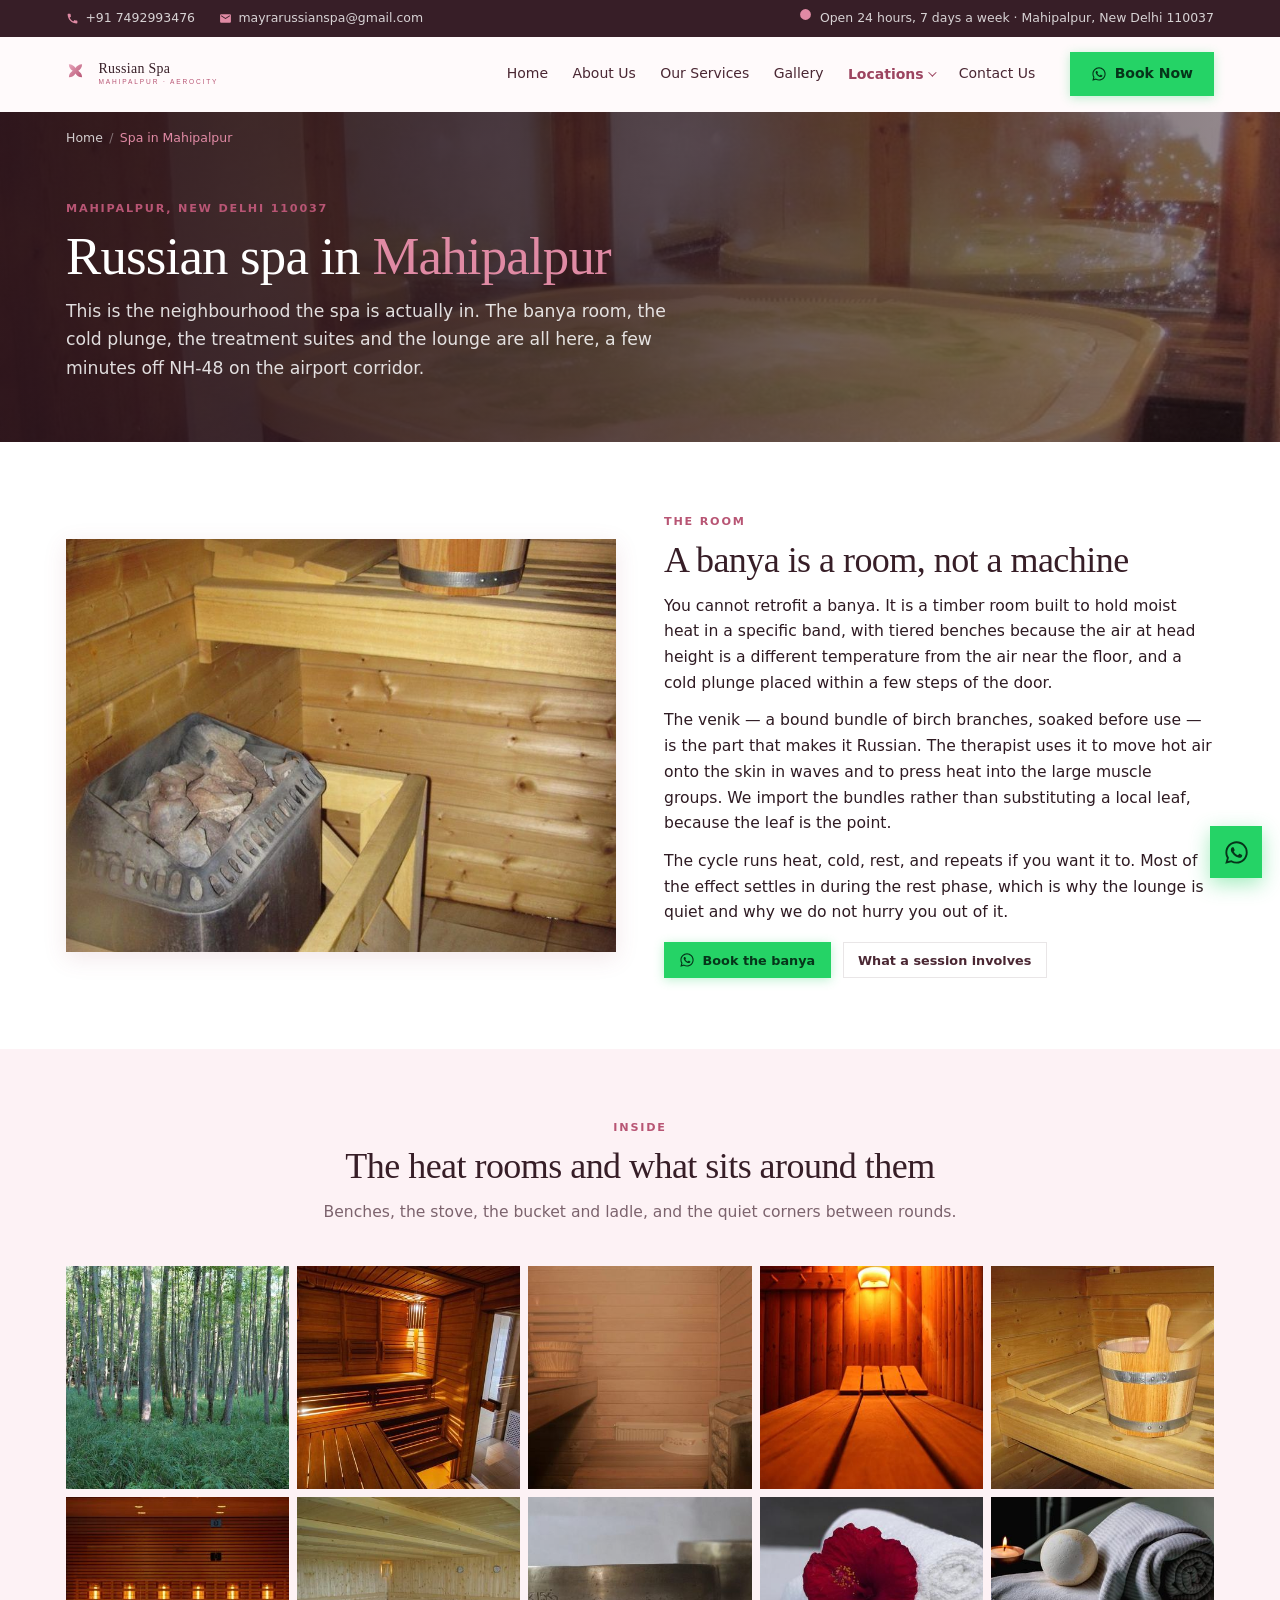
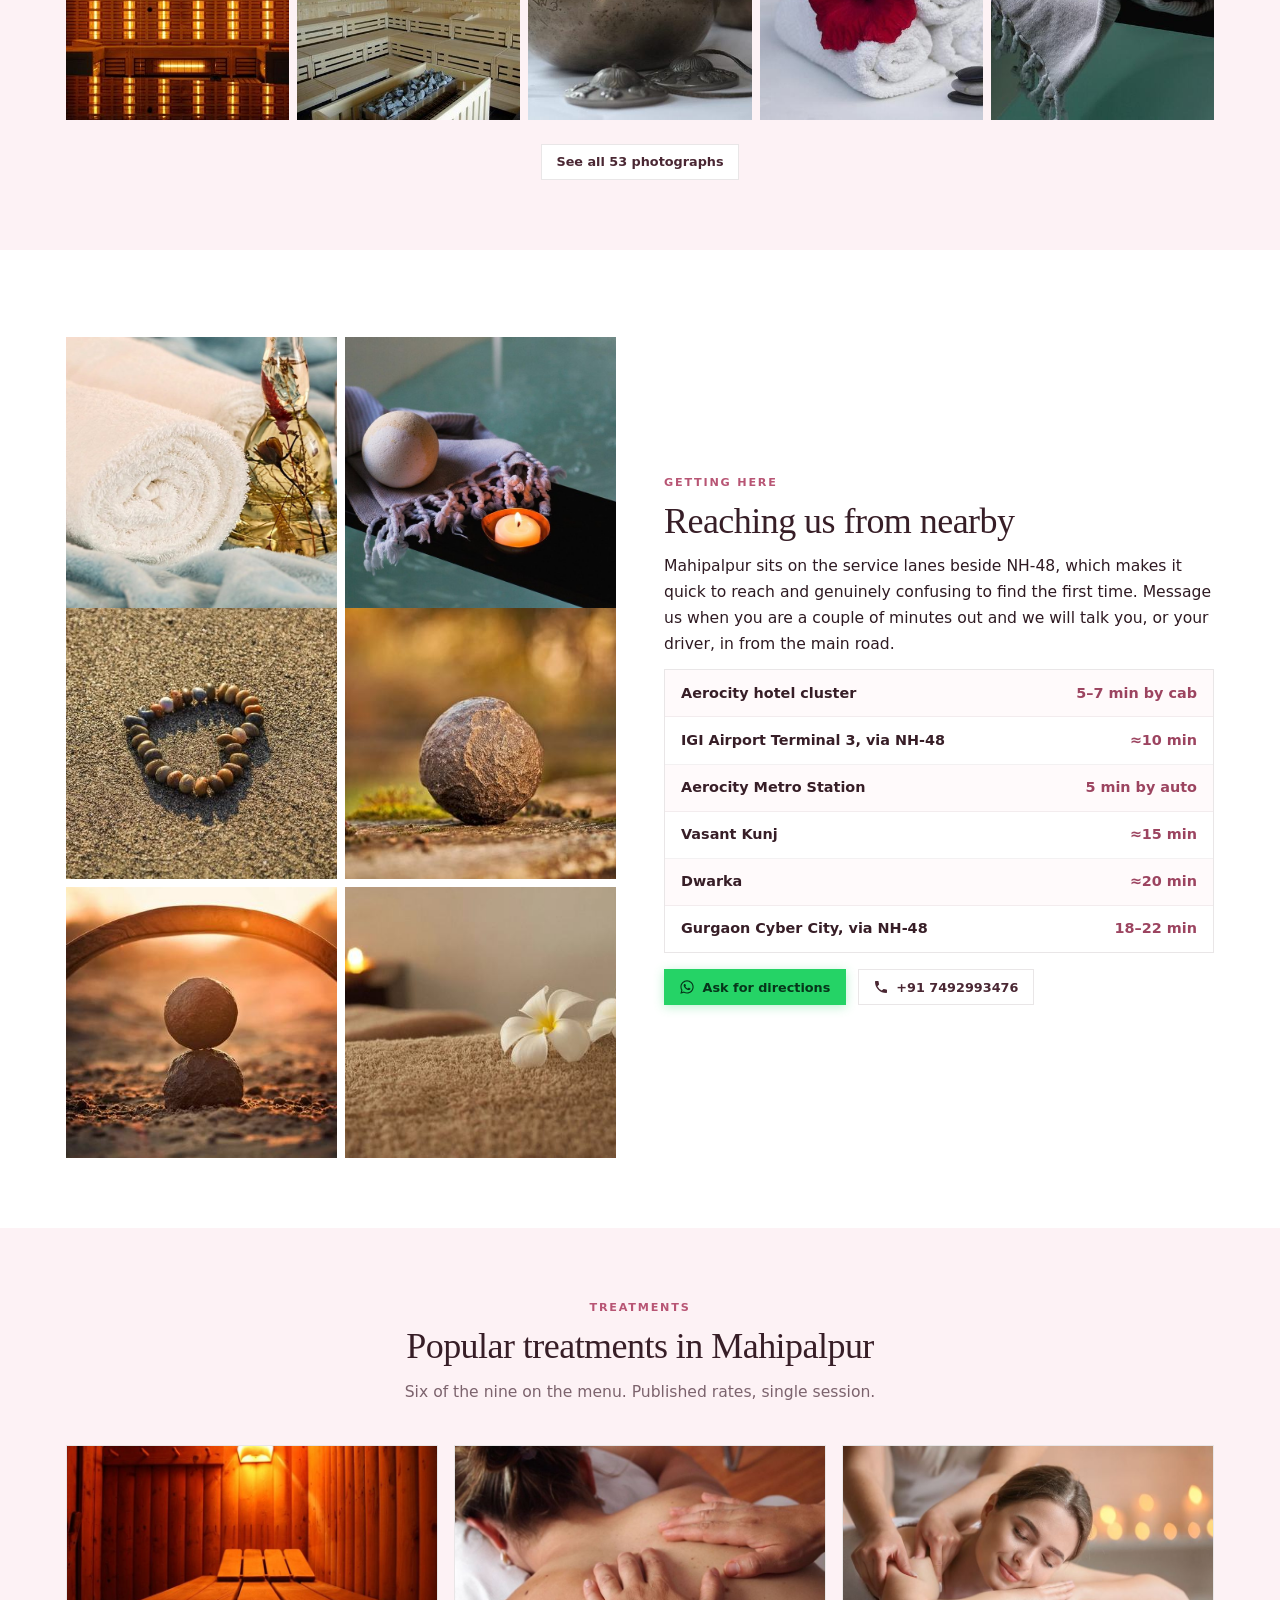
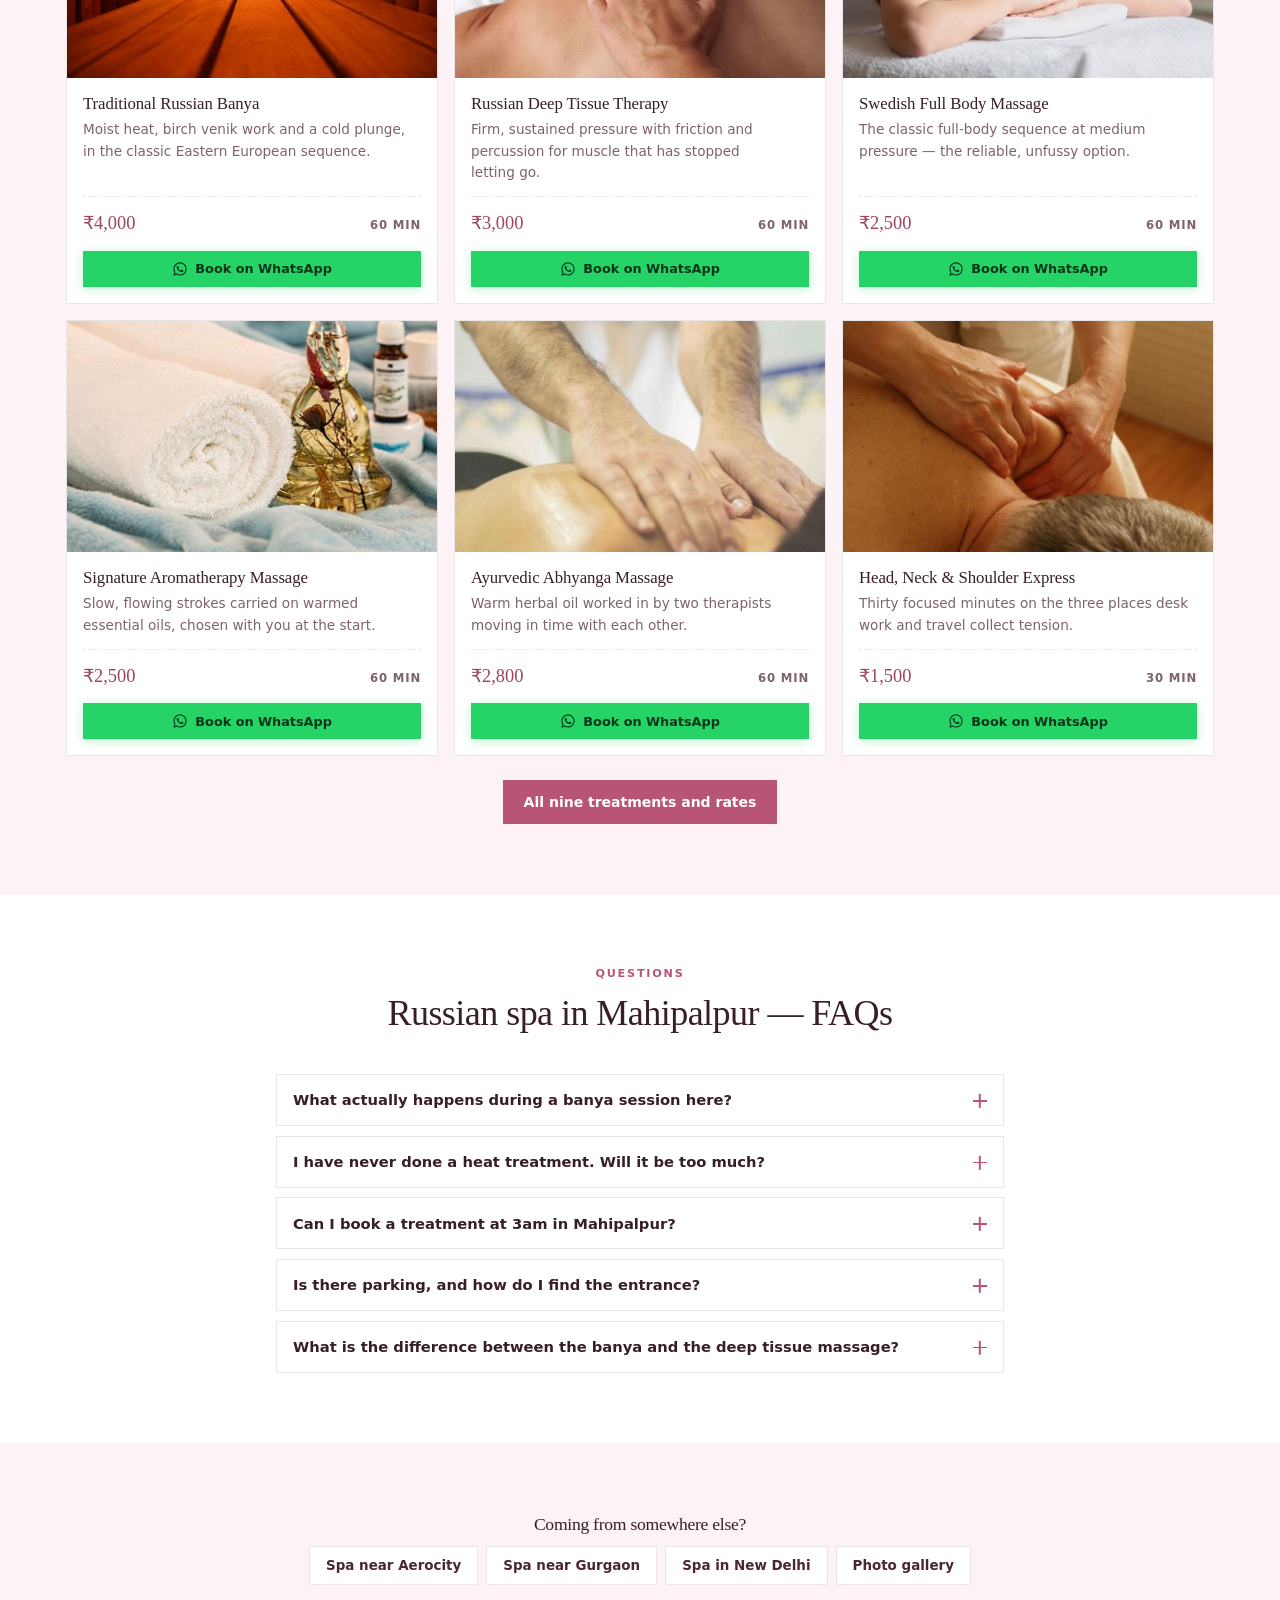
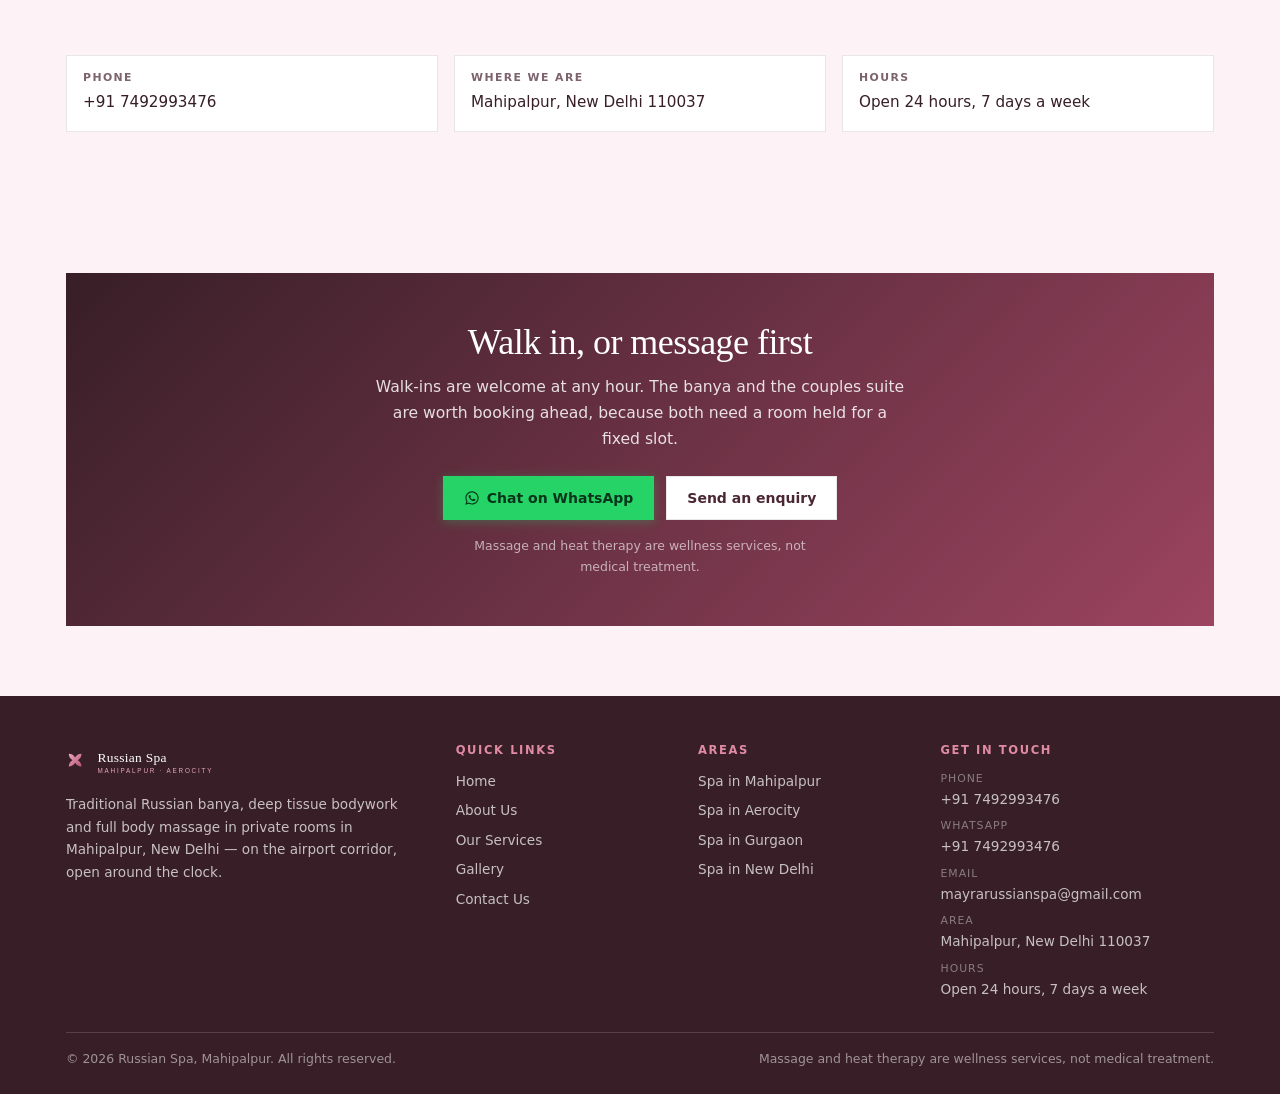
<file: russian-spa-in-mahipalpur.html>
<!doctype html>
<html lang="en-IN">
<head>
  <meta charset="UTF-8">
  <meta name="viewport" content="width=device-width, initial-scale=1">

  <title>Russian Spa in Mahipalpur | Banya &amp; Massage, Open 24 Hours</title>
  <meta name="description" content="Russian spa in Mahipalpur, New Delhi. Birch-venik banya, cold plunge and a full massage menu in private rooms. Open 24 hours, walk-ins welcome.">
  <meta name="robots" content="index, follow, max-image-preview:large">
  <link rel="canonical" href="https://russianspamahipalpuraerocity.in/russian-spa-in-mahipalpur.html">

  <meta name="geo.region" content="IN-DL">
  <meta name="geo.placename" content="Mahipalpur, New Delhi">

  <!-- Marks that scripting is available BEFORE the stylesheet is applied, so
       collapsible content renders closed with no flash. Without JS the class
       is never added and those sections stay open and readable. -->
  <script>document.documentElement.className = 'js';</script>

  <link rel="preload" as="image" href="assets/gallery/f/10.jpg" fetchpriority="high">
  <link rel="stylesheet" href="css/theme.css">
  <script src="js/theme.js" defer></script>

  <meta property="og:type" content="website">
  <meta property="og:site_name" content="Russian Spa Mahipalpur">
  <meta property="og:locale" content="en_IN">
  <meta property="og:title" content="Russian Spa in Mahipalpur — Banya &amp; Massage, Open 24 Hours">
  <meta property="og:description" content="Russian spa in Mahipalpur, New Delhi. Birch-venik banya, cold plunge and a full massage menu in private rooms. Open 24 hours, walk-ins welcome.">
  <meta property="og:url" content="https://russianspamahipalpuraerocity.in/russian-spa-in-mahipalpur.html">
  <meta property="og:image" content="https://russianspamahipalpuraerocity.in/assets/gallery/f/10.jpg">
  <meta property="og:image:alt" content="Round thermal pool set into a timber-lined wet room">

  <meta name="twitter:card" content="summary_large_image">
  <meta name="twitter:title" content="Russian Spa in Mahipalpur — Banya &amp; Massage, Open 24 Hours">
  <meta name="twitter:description" content="Russian spa in Mahipalpur, New Delhi. Birch-venik banya, cold plunge and a full massage menu in private rooms. Open 24 hours, walk-ins welcome.">
  <meta name="twitter:image" content="https://russianspamahipalpuraerocity.in/assets/gallery/f/10.jpg">

  <link rel="icon" href="assets/brand-assets/favicon.ico" sizes="any">
  <link rel="icon" href="assets/brand-assets/favicon.svg" type="image/svg+xml">
  <link rel="apple-touch-icon" href="assets/brand-assets/apple-touch-icon.png">
  <link rel="manifest" href="site.webmanifest">
  <meta name="theme-color" content="#371E27">

  <script type="application/ld+json">{"@context":"https://schema.org","@graph":[{"@type":["DaySpa","HealthAndBeautyBusiness"],"@id":"https://russianspamahipalpuraerocity.in/#spa","name":"Russian Spa Mahipalpur","description":"Russian banya and body massage spa in Mahipalpur, New Delhi, serving Aerocity, Gurgaon and the wider Delhi NCR. Private treatment rooms, male and female therapists, open 24 hours.","url":"https://russianspamahipalpuraerocity.in/","telephone":"+91 7492993476","email":"mayrarussianspa@gmail.com","image":"https://russianspamahipalpuraerocity.in/assets/spa/hero-spa-massage-mahipalpur.jpg","priceRange":"₹1,500–₹8,000","currenciesAccepted":"INR","paymentAccepted":"Cash, Credit Card, Debit Card, UPI","address":{"@type":"PostalAddress","addressLocality":"Mahipalpur","addressRegion":"Delhi","postalCode":"110037","addressCountry":"IN"},"openingHoursSpecification":[{"@type":"OpeningHoursSpecification","dayOfWeek":["Monday","Tuesday","Wednesday","Thursday","Friday","Saturday","Sunday"],"opens":"00:00","closes":"23:59"}],"areaServed":[{"@type":"Place","name":"Mahipalpur"},{"@type":"Place","name":"Aerocity"},{"@type":"Place","name":"Gurgaon"},{"@type":"Place","name":"New Delhi"},{"@type":"Place","name":"Delhi NCR"}]},{"@type":"WebSite","@id":"https://russianspamahipalpuraerocity.in/#website","url":"https://russianspamahipalpuraerocity.in/","name":"Russian Spa Mahipalpur","inLanguage":"en-IN","publisher":{"@id":"https://russianspamahipalpuraerocity.in/#spa"}},{"@type":"WebPage","@id":"https://russianspamahipalpuraerocity.in/russian-spa-in-mahipalpur.html#webpage","url":"https://russianspamahipalpuraerocity.in/russian-spa-in-mahipalpur.html","name":"Russian Spa in Mahipalpur | Banya & Massage, Open 24 Hours","description":"Russian spa in Mahipalpur, New Delhi. Birch-venik banya, cold plunge and a full massage menu in private rooms. Open 24 hours, walk-ins welcome.","isPartOf":{"@id":"https://russianspamahipalpuraerocity.in/#website"},"about":{"@id":"https://russianspamahipalpuraerocity.in/#spa"},"primaryImageOfPage":"https://russianspamahipalpuraerocity.in/assets/gallery/f/10.jpg"},{"@type":"BreadcrumbList","@id":"https://russianspamahipalpuraerocity.in/russian-spa-in-mahipalpur.html#breadcrumb","itemListElement":[{"@type":"ListItem","position":1,"name":"Home","item":"https://russianspamahipalpuraerocity.in/"},{"@type":"ListItem","position":2,"name":"Spa in Mahipalpur"}]},{"@type":"FAQPage","@id":"https://russianspamahipalpuraerocity.in/russian-spa-in-mahipalpur.html#faq","mainEntity":[{"@type":"Question","name":"What actually happens during a banya session here?","acceptedAnswer":{"@type":"Answer","text":"A full cycle runs about sixty minutes in three phases. You start in the steam room, held at roughly 70–90°C with the humidity controlled, where a therapist works over you with a soaked birch venik. Then the cold plunge, which is immediate and brief. Then the rest phase in the lounge with herbal tea. If you want a second round of heat and cold, there is time for it within the session."}},{"@type":"Question","name":"I have never done a heat treatment. Will it be too much?","acceptedAnswer":{"@type":"Answer","text":"First-time guests are taken into the heat gradually rather than dropped into a full round. Tell your therapist it is your first banya and they will adjust the length of the heat phase and the intensity of the venik work. You can leave the steam room at any point — stepping out early is completely normal and nobody will discourage you."}},{"@type":"Question","name":"Can I book a treatment at 3am in Mahipalpur?","acceptedAnswer":{"@type":"Answer","text":"Yes. We are open twenty-four hours, every day of the year. Late-night and early-morning bookings are routine here rather than an exception — the airport corridor runs on its own clock."}},{"@type":"Question","name":"Is there parking, and how do I find the entrance?","acceptedAnswer":{"@type":"Answer","text":"Parking is available on site. The Mahipalpur service lanes are genuinely confusing on a first visit, so the reliable method is to call +91 7492993476 when you are a couple of minutes out and let us talk you or your driver in from the main road."}},{"@type":"Question","name":"What is the difference between the banya and the deep tissue massage?","acceptedAnswer":{"@type":"Answer","text":"The banya works through heat and contrast — it loosens the whole body at once and the effect is systemic. Deep tissue works through direct pressure on one area and is the better choice when a specific muscle has seized up. Guests who have both time and a stubborn problem area often take the banya first and the massage afterwards, since warm muscle responds better to pressure."}}]}]}</script>
</head>
<body>
  <svg width="0" height="0" style="position:absolute" aria-hidden="true" focusable="false"><defs>
    <symbol id="i-wa" viewBox="0 0 24 24"><path d="M12.04 2C6.58 2 2.13 6.45 2.13 11.91c0 1.75.46 3.46 1.32 4.96L2 22l5.25-1.38a9.9 9.9 0 0 0 4.79 1.22h.01c5.46 0 9.91-4.45 9.91-9.91 0-2.65-1.03-5.14-2.9-7.01A9.82 9.82 0 0 0 12.04 2Zm0 18.15h-.01a8.2 8.2 0 0 1-4.19-1.15l-.3-.18-3.12.82.83-3.04-.2-.31a8.22 8.22 0 0 1-1.26-4.38c0-4.54 3.7-8.23 8.25-8.23 2.2 0 4.27.86 5.83 2.42a8.19 8.19 0 0 1 2.41 5.82c0 4.54-3.7 8.23-8.24 8.23Zm4.52-6.16c-.25-.12-1.47-.72-1.69-.81-.23-.08-.39-.12-.56.13-.16.24-.64.8-.79.97-.14.16-.29.18-.54.06-.25-.13-1.05-.39-1.99-1.23-.74-.66-1.24-1.47-1.38-1.72-.15-.25-.02-.38.11-.5.11-.11.25-.29.37-.43.13-.15.17-.25.25-.41.08-.17.04-.31-.02-.43-.06-.12-.56-1.34-.76-1.84-.2-.48-.41-.42-.56-.43h-.48c-.17 0-.43.06-.66.31-.22.25-.87.85-.87 2.07s.89 2.4 1.02 2.56c.12.17 1.75 2.67 4.23 3.74.59.26 1.05.41 1.41.52.59.19 1.13.16 1.56.1.47-.07 1.47-.6 1.67-1.18.21-.58.21-1.07.15-1.18-.06-.1-.23-.17-.48-.29Z"/></symbol>
    <symbol id="i-tel" viewBox="0 0 24 24"><path d="M6.6 10.8a15.1 15.1 0 0 0 6.6 6.6l2.2-2.2c.3-.3.7-.4 1-.2 1.1.4 2.3.6 3.6.6.6 0 1 .4 1 1V20c0 .6-.4 1-1 1-9.4 0-17-7.6-17-17 0-.6.4-1 1-1h3.5c.6 0 1 .4 1 1 0 1.2.2 2.4.6 3.6.1.3 0 .7-.2 1l-2.3 2.2Z"/></symbol>
    <symbol id="i-mail" viewBox="0 0 24 24"><path d="M20 4H4a2 2 0 0 0-2 2v12a2 2 0 0 0 2 2h16a2 2 0 0 0 2-2V6a2 2 0 0 0-2-2Zm0 4-8 5-8-5V6l8 5 8-5Z"/></symbol>
    <symbol id="i-clock" viewBox="0 0 24 24"><path d="M12 2a10 10 0 1 0 0 20 10 10 0 0 0 0-20Zm1 10.6V6h-2v7.4l5.2 3.1 1-1.7-4.2-2.2Z"/></symbol>
    <symbol id="i-close" viewBox="0 0 24 24"><path d="M6.4 5 5 6.4 10.6 12 5 17.6 6.4 19 12 13.4 17.6 19 19 17.6 13.4 12 19 6.4 17.6 5 12 10.6Z"/></symbol>
    <symbol id="i-pin" viewBox="0 0 24 24"><path d="M12 2a7 7 0 0 0-7 7c0 5.25 7 13 7 13s7-7.75 7-13a7 7 0 0 0-7-7Zm0 9.5A2.5 2.5 0 1 1 14.5 9 2.5 2.5 0 0 1 12 11.5Z"/></symbol>
  </defs></svg>

  <a class="skip-link" href="#main-content">Skip to content</a>
  <div id="top-sentinel" aria-hidden="true"></div>

  <div class="topbar">
    <div class="wrap topbar__inner">
      <div class="topbar__links">
        <a href="tel:+917492993476"><svg class="ico" aria-hidden="true" focusable="false"><use href="#i-tel"/></svg> +91 7492993476</a>
        <a href="mailto:mayrarussianspa@gmail.com"><svg class="ico" aria-hidden="true" focusable="false"><use href="#i-mail"/></svg> mayrarussianspa@gmail.com</a>
      </div>
      <span class="topbar__hours"><svg class="ico" aria-hidden="true" focusable="false"><use href="#i-clock"/></svg>&nbsp; Open 24 hours, 7 days a week · Mahipalpur, New Delhi 110037</span>
    </div>
  </div>

  <header class="header">
    <div class="wrap header__inner">
      <a class="brand" href="index.html" aria-label="Russian spa in Mahipalpur and Aerocity — home">
        <svg viewBox="0 0 230 50" width="230" height="50" role="img" aria-label="Russian spa in Mahipalpur and Aerocity, New Delhi" focusable="false">
          <defs>
            <linearGradient id="wm-hdr" x1="0" y1="0" x2="1" y2="1">
              <stop offset="0" stop-color="#E8A6BC"/><stop offset="1" stop-color="#B85574"/>
            </linearGradient>
          </defs>
          <path fill="url(#wm-hdr)" d="M18 5c0 5.2-2.8 8.3-6 10.4 3.2 2.1 6 5.2 6 10.4-5.2 0-8.3-2.8-10.4-6-2.1 3.2-5.2 6-10.4 6 0-5.2 2.8-8.3 6-10.4-3.2-2.1-6-5.2-6-10.4 5.2 0 8.3 2.8 10.4 6C9.7 7.8 12.8 5 18 5Z" transform="translate(6,9) scale(.82)"/>
          <text x="42" y="24" font-family="Georgia, serif" font-size="18" letter-spacing=".4" fill="currentColor">Russian Spa</text>
          <text x="42" y="39" font-family="Helvetica, Arial, sans-serif" font-size="8.5" letter-spacing="2.4" fill="#B85574">MAHIPALPUR &#183; AEROCITY</text>
        </svg>
      </a>

      <nav class="nav" aria-label="Primary">
        <ul class="nav__list">
          <li><a class="nav__link" href="index.html">Home</a></li>
          <li><a class="nav__link" href="about.html">About Us</a></li>
          <li><a class="nav__link" href="services.html">Our Services</a></li>
          <li><a class="nav__link" href="gallery.html">Gallery</a></li>
          <li class="nav__item">
            <button class="nav__link nav__toggle" type="button" aria-expanded="false" aria-controls="loc-menu" aria-current="page">
              Locations <span class="chev" aria-hidden="true"></span>
            </button>
            <ul class="nav__menu" id="loc-menu">
              <li><a href="russian-spa-in-mahipalpur.html" aria-current="page">Spa in Mahipalpur</a></li>
              <li><a href="russian-spa-in-aerocity.html">Spa in Aerocity</a></li>
              <li><a href="russian-spa-in-gurgaon.html">Spa in Gurgaon</a></li>
              <li><a href="russian-spa-in-new-delhi.html">Spa in New Delhi</a></li>
            </ul>
          </li>
          <li><a class="nav__link" href="contact.html">Contact Us</a></li>
        </ul>
      </nav>

      <a class="btn btn--wa header__cta" href="https://wa.me/917492993476?text=Hello%2C%20I%20would%20like%20to%20book%20a%20session%20at%20your%20Mahipalpur%20spa." rel="noopener" target="_blank"><svg class="ico" aria-hidden="true" focusable="false"><use href="#i-wa"/></svg> Book Now</a>

      <button class="nav-trigger" type="button" aria-expanded="false" aria-controls="mobile-drawer" aria-label="Open menu">
        <span aria-hidden="true"></span><span aria-hidden="true"></span><span aria-hidden="true"></span>
      </button>
    </div>
  </header>

  <div class="drawer" id="mobile-drawer">
    <div class="drawer__top">
      <a class="brand" href="index.html" aria-label="Russian spa in Mahipalpur and Aerocity — home">
        <svg viewBox="0 0 230 50" width="230" height="50" role="img" aria-label="Russian spa in Mahipalpur and Aerocity, New Delhi" focusable="false">
          <defs>
            <linearGradient id="wm-drw" x1="0" y1="0" x2="1" y2="1">
              <stop offset="0" stop-color="#E8A6BC"/><stop offset="1" stop-color="#B85574"/>
            </linearGradient>
          </defs>
          <path fill="url(#wm-drw)" d="M18 5c0 5.2-2.8 8.3-6 10.4 3.2 2.1 6 5.2 6 10.4-5.2 0-8.3-2.8-10.4-6-2.1 3.2-5.2 6-10.4 6 0-5.2 2.8-8.3 6-10.4-3.2-2.1-6-5.2-6-10.4 5.2 0 8.3 2.8 10.4 6C9.7 7.8 12.8 5 18 5Z" transform="translate(6,9) scale(.82)"/>
          <text x="42" y="24" font-family="Georgia, serif" font-size="18" letter-spacing=".4" fill="currentColor">Russian Spa</text>
          <text x="42" y="39" font-family="Helvetica, Arial, sans-serif" font-size="8.5" letter-spacing="2.4" fill="#B85574">MAHIPALPUR &#183; AEROCITY</text>
        </svg>
      </a>
      <button class="drawer__close" type="button" data-close-drawer aria-label="Close menu">
        <svg class="ico" aria-hidden="true" focusable="false"><use href="#i-close"/></svg>
      </button>
    </div>

    <nav aria-label="Mobile">
      <ul class="drawer__list">
        <li><a class="drawer__link" href="index.html">Home</a></li>
        <li><a class="drawer__link" href="about.html">About Us</a></li>
        <li><a class="drawer__link" href="services.html">Our Services</a></li>
        <li><a class="drawer__link" href="gallery.html">Gallery</a></li>
        <li>
          <button class="drawer__link" type="button" aria-expanded="false" aria-controls="drawer-loc">
            Locations <span class="chev" aria-hidden="true"></span>
          </button>
          <div class="drawer__sub" id="drawer-loc">
            <div><ul>
              <li><a href="russian-spa-in-mahipalpur.html" aria-current="page">Spa in Mahipalpur</a></li>
              <li><a href="russian-spa-in-aerocity.html">Spa in Aerocity</a></li>
              <li><a href="russian-spa-in-gurgaon.html">Spa in Gurgaon</a></li>
              <li><a href="russian-spa-in-new-delhi.html">Spa in New Delhi</a></li>
            </ul></div>
          </div>
        </li>
        <li><a class="drawer__link" href="contact.html">Contact Us</a></li>
      </ul>
    </nav>

    <div class="drawer__foot">
      <a class="btn btn--wa btn--block" href="https://wa.me/917492993476?text=Hello%2C%20I%20would%20like%20to%20book%20a%20session%20at%20your%20Mahipalpur%20spa." rel="noopener" target="_blank"><svg class="ico" aria-hidden="true" focusable="false"><use href="#i-wa"/></svg> Book on WhatsApp</a>
      <a class="btn btn--outline btn--block" href="tel:+917492993476"><svg class="ico" aria-hidden="true" focusable="false"><use href="#i-tel"/></svg> Call +91 7492993476</a>
      <p>Open 24 hours, 7 days a week · Mahipalpur, New Delhi 110037</p>
    </div>
  </div>


  <main id="main-content">

    <section class="phero">
      <div class="phero__bg" aria-hidden="true">
        <img src="assets/gallery/f/10.jpg" alt="" width="1024" height="768" fetchpriority="high" decoding="async">
      </div>
      <div class="wrap">
        <nav class="crumb" aria-label="Breadcrumb">
          <ol>
          <li><a href="index.html">Home</a></li>
          <li><span aria-current="page">Spa in Mahipalpur</span></li>
          </ol>
        </nav>
        <div class="phero__inner">
          <span class="eyebrow">Mahipalpur, New Delhi 110037</span>
          <h1>Russian spa in <em>Mahipalpur</em></h1>
          <p class="phero__lead">This is the neighbourhood the spa is actually in. The banya room, the cold plunge, the treatment suites and the lounge are all here, a few minutes off NH-48 on the airport corridor.</p>
        </div>
      </div>
    </section>

    <!-- ===================== THE ROOM, IN DEPTH ===================== -->
    <section class="section section--white">
      <div class="wrap">
        <div class="split">
          <div class="split__media" data-reveal><img src="assets/gallery/f/02.jpg" alt="Sauna stove stacked with stones, ready to be heated" width="768" height="1024" loading="lazy" decoding="async"></div>
          <div data-reveal>
            <span class="eyebrow">The room</span>
            <h2>A banya is a room, not a machine</h2>
            <p>
              You cannot retrofit a banya. It is a timber room built to hold moist heat in a specific band, with
              tiered benches because the air at head height is a different temperature from the air near the floor,
              and a cold plunge placed within a few steps of the door.
            </p>
            <p>
              The venik — a bound bundle of birch branches, soaked before use — is the part that makes it Russian.
              The therapist uses it to move hot air onto the skin in waves and to press heat into the large muscle
              groups. We import the bundles rather than substituting a local leaf, because the leaf is the point.
            </p>
            <p>
              The cycle runs heat, cold, rest, and repeats if you want it to. Most of the effect settles in during
              the rest phase, which is why the lounge is quiet and why we do not hurry you out of it.
            </p>
            <div class="btn-row" style="margin-top:var(--sp-4)">
              <a class="btn btn--wa btn--sm" href="https://wa.me/917492993476?text=Hello%2C%20I%20would%20like%20to%20book%20a%20banya%20session%20at%20Mahipalpur." rel="noopener" target="_blank"><svg class="ico" aria-hidden="true" focusable="false"><use href="#i-wa"/></svg> Book the banya</a>
              <a class="btn btn--outline btn--sm" href="services.html#russian-banya">What a session involves</a>
            </div>
          </div>
        </div>
      </div>
    </section>

    <!-- ========================= PHOTO BAND ========================= -->
    <section class="section section--blush">
      <div class="wrap">
        <div class="section-head" data-reveal>
          <span class="eyebrow">Inside</span>
          <h2>The heat rooms and what sits around them</h2>
          <p>Benches, the stove, the bucket and ladle, and the quiet corners between rounds.</p>
        </div>
        <div class="band stagger">
          <a href="gallery.html" aria-label="See this and 52 more photographs in the gallery" data-reveal><img src="assets/gallery/t/01.jpg" alt="Stand of birch trees of the kind a banya venik is cut from" width="560" height="374" loading="lazy" decoding="async"></a>
          <a href="gallery.html" aria-label="See this and 52 more photographs in the gallery" data-reveal><img src="assets/gallery/t/03.jpg" alt="Interior of a timber heat room with tiered bench seating" width="560" height="374" loading="lazy" decoding="async"></a>
          <a href="gallery.html" aria-label="See this and 52 more photographs in the gallery" data-reveal><img src="assets/gallery/t/04.jpg" alt="Pale timber sauna interior lit by soft daylight" width="560" height="374" loading="lazy" decoding="async"></a>
          <a href="gallery.html" aria-label="See this and 52 more photographs in the gallery" data-reveal><img src="assets/gallery/t/05.jpg" alt="Warmly lit sauna cabin glowing amber at temperature" width="560" height="374" loading="lazy" decoding="async"></a>
          <a href="gallery.html" aria-label="See this and 52 more photographs in the gallery" data-reveal><img src="assets/gallery/t/06.jpg" alt="Wooden bucket and ladle resting on a sauna bench" width="560" height="420" loading="lazy" decoding="async"></a>
          <a href="gallery.html" aria-label="See this and 52 more photographs in the gallery" data-reveal><img src="assets/gallery/t/07.jpg" alt="Infrared heat cabin lined with vertical lamp panels" width="560" height="375" loading="lazy" decoding="async"></a>
          <a href="gallery.html" aria-label="See this and 52 more photographs in the gallery" data-reveal><img src="assets/gallery/t/08.jpg" alt="Empty sauna benches cleaned and set for the next guest" width="560" height="375" loading="lazy" decoding="async"></a>
          <a href="gallery.html" aria-label="See this and 52 more photographs in the gallery" data-reveal><img src="assets/gallery/t/45.jpg" alt="Metal singing bowls resting on a pale surface" width="560" height="374" loading="lazy" decoding="async"></a>
          <a href="gallery.html" aria-label="See this and 52 more photographs in the gallery" data-reveal><img src="assets/gallery/t/46.jpg" alt="Red hibiscus laid on rolled white towels with dark stones" width="560" height="374" loading="lazy" decoding="async"></a>
          <a href="gallery.html" aria-label="See this and 52 more photographs in the gallery" data-reveal><img src="assets/gallery/t/51.jpg" alt="Folded grey linen and a candle on a warm surface" width="560" height="374" loading="lazy" decoding="async"></a>
        </div>
        <p style="text-align:center;margin-top:var(--sp-5)">
          <a class="btn btn--outline btn--sm" href="gallery.html">See all 53 photographs</a>
        </p>
      </div>
    </section>

    <!-- ========================= GETTING HERE ======================= -->
    <section class="section section--white">
      <div class="wrap">
        <div class="split split--flip">
          <div data-reveal>
            <span class="eyebrow">Getting here</span>
            <h2>Reaching us from nearby</h2>
            <p>
              Mahipalpur sits on the service lanes beside NH-48, which makes it quick to reach and genuinely
              confusing to find the first time. Message us when you are a couple of minutes out and we will talk
              you, or your driver, in from the main road.
            </p>
        <ul class="dirs" data-reveal>
          <li><strong>Aerocity hotel cluster</strong> <span class="time">5–7 min by cab</span></li>
          <li><strong>IGI Airport Terminal 3, via NH-48</strong> <span class="time">≈10 min</span></li>
          <li><strong>Aerocity Metro Station</strong> <span class="time">5 min by auto</span></li>
          <li><strong>Vasant Kunj</strong> <span class="time">≈15 min</span></li>
          <li><strong>Dwarka</strong> <span class="time">≈20 min</span></li>
          <li><strong>Gurgaon Cyber City, via NH-48</strong> <span class="time">18–22 min</span></li>
        </ul>
            <div class="btn-row" style="margin-top:var(--sp-4)">
              <a class="btn btn--wa btn--sm" href="https://wa.me/917492993476?text=Hello%2C%20I%20am%20on%20my%20way%20to%20Mahipalpur%20%E2%80%94%20could%20you%20send%20directions%3F" rel="noopener" target="_blank"><svg class="ico" aria-hidden="true" focusable="false"><use href="#i-wa"/></svg> Ask for directions</a>
              <a class="btn btn--outline btn--sm" href="tel:+917492993476"><svg class="ico" aria-hidden="true" focusable="false"><use href="#i-tel"/></svg> +91 7492993476</a>
            </div>
          </div>
          <div data-reveal>
          <div class="pair">
            <img src="assets/gallery/f/44.jpg" alt="Rolled white towel beside a gold-stoppered oil bottle" width="1024" height="683" loading="lazy" decoding="async">
            <img src="assets/gallery/f/50.jpg" alt="Smooth stone and a folded wrap beside a lit candle at a pool edge" width="1024" height="683" loading="lazy" decoding="async">
          </div>
        <div class="band band--4 stagger">
          <a href="gallery.html" aria-label="See this and 52 more photographs in the gallery" data-reveal><img src="assets/gallery/t/22.jpg" alt="String of wooden beads laid in a loop on fine sand" width="560" height="374" loading="lazy" decoding="async"></a>
          <a href="gallery.html" aria-label="See this and 52 more photographs in the gallery" data-reveal><img src="assets/gallery/t/23.jpg" alt="Smooth round stone resting on sand in low sun" width="560" height="373" loading="lazy" decoding="async"></a>
          <a href="gallery.html" aria-label="See this and 52 more photographs in the gallery" data-reveal><img src="assets/gallery/t/24.jpg" alt="Rounded stones balanced one on another at sunset" width="374" height="560" loading="lazy" decoding="async"></a>
          <a href="gallery.html" aria-label="See this and 52 more photographs in the gallery" data-reveal><img src="assets/gallery/t/34.jpg" alt="Frangipani flowers resting on a folded towel" width="560" height="372" loading="lazy" decoding="async"></a>
        </div>
          </div>
        </div>
      </div>
    </section>

    <!-- ========================= TREATMENTS ========================= -->
    <section class="section section--blush">
      <div class="wrap">
        <div class="section-head" data-reveal>
          <span class="eyebrow">Treatments</span>
          <h2>Popular treatments in Mahipalpur</h2>
          <p>Six of the nine on the menu. Published rates, single session.</p>
        </div>
        <div class="grid grid--3">
          <article class="card" data-reveal>
            <div class="card__media">
              <img src="assets/spa/svc-russian-banya.jpg" alt="Wood-lined Russian banya steam room prepared for a session" width="800" height="500" loading="lazy" decoding="async">
            </div>
            <div class="card__body">
              <h3>Traditional Russian Banya</h3>
              <p>Moist heat, birch venik work and a cold plunge, in the classic Eastern European sequence.</p>
              <p class="card__meta">
                <span class="card__price">₹4,000</span>
                <span class="card__dur">60 min</span>
              </p>
              <a class="btn btn--wa btn--sm btn--block" href="https://wa.me/917492993476?text=Hello%2C%20I%20would%20like%20to%20book%20the%20Traditional%20Russian%20Banya%20(60%20min)%20%E2%80%94%20I%20am%20in%20Mahipalpur." rel="noopener" target="_blank"><svg class="ico" aria-hidden="true" focusable="false"><use href="#i-wa"/></svg> Book on WhatsApp</a>
            </div>
          </article>
          <article class="card" data-reveal>
            <div class="card__media">
              <img src="assets/spa/svc-deep-tissue.jpg" alt="Therapist applying firm forearm pressure along a guest’s back" width="800" height="500" loading="lazy" decoding="async">
            </div>
            <div class="card__body">
              <h3>Russian Deep Tissue Therapy</h3>
              <p>Firm, sustained pressure with friction and percussion for muscle that has stopped letting go.</p>
              <p class="card__meta">
                <span class="card__price">₹3,000</span>
                <span class="card__dur">60 min</span>
              </p>
              <a class="btn btn--wa btn--sm btn--block" href="https://wa.me/917492993476?text=Hello%2C%20I%20would%20like%20to%20book%20the%20Russian%20Deep%20Tissue%20Therapy%20(60%20min)%20%E2%80%94%20I%20am%20in%20Mahipalpur." rel="noopener" target="_blank"><svg class="ico" aria-hidden="true" focusable="false"><use href="#i-wa"/></svg> Book on WhatsApp</a>
            </div>
          </article>
          <article class="card" data-reveal>
            <div class="card__media">
              <img src="assets/spa/svc-swedish.jpg" alt="Guest receiving a full body Swedish massage on a draped treatment bed" width="800" height="500" loading="lazy" decoding="async">
            </div>
            <div class="card__body">
              <h3>Swedish Full Body Massage</h3>
              <p>The classic full-body sequence at medium pressure — the reliable, unfussy option.</p>
              <p class="card__meta">
                <span class="card__price">₹2,500</span>
                <span class="card__dur">60 min</span>
              </p>
              <a class="btn btn--wa btn--sm btn--block" href="https://wa.me/917492993476?text=Hello%2C%20I%20would%20like%20to%20book%20the%20Swedish%20Full%20Body%20Massage%20(60%20min)%20%E2%80%94%20I%20am%20in%20Mahipalpur." rel="noopener" target="_blank"><svg class="ico" aria-hidden="true" focusable="false"><use href="#i-wa"/></svg> Book on WhatsApp</a>
            </div>
          </article>
          <article class="card" data-reveal>
            <div class="card__media">
              <img src="assets/spa/svc-aromatherapy.jpg" alt="Essential oil bottles and a warmed towel set out beside a massage bed" width="800" height="500" loading="lazy" decoding="async">
            </div>
            <div class="card__body">
              <h3>Signature Aromatherapy Massage</h3>
              <p>Slow, flowing strokes carried on warmed essential oils, chosen with you at the start.</p>
              <p class="card__meta">
                <span class="card__price">₹2,500</span>
                <span class="card__dur">60 min</span>
              </p>
              <a class="btn btn--wa btn--sm btn--block" href="https://wa.me/917492993476?text=Hello%2C%20I%20would%20like%20to%20book%20the%20Signature%20Aromatherapy%20Massage%20(60%20min)%20%E2%80%94%20I%20am%20in%20Mahipalpur." rel="noopener" target="_blank"><svg class="ico" aria-hidden="true" focusable="false"><use href="#i-wa"/></svg> Book on WhatsApp</a>
            </div>
          </article>
          <article class="card" data-reveal>
            <div class="card__media">
              <img src="assets/spa/svc-abhyanga.jpg" alt="Warm herbal oil being poured for an Ayurvedic Abhyanga treatment" width="800" height="500" loading="lazy" decoding="async">
            </div>
            <div class="card__body">
              <h3>Ayurvedic Abhyanga Massage</h3>
              <p>Warm herbal oil worked in by two therapists moving in time with each other.</p>
              <p class="card__meta">
                <span class="card__price">₹2,800</span>
                <span class="card__dur">60 min</span>
              </p>
              <a class="btn btn--wa btn--sm btn--block" href="https://wa.me/917492993476?text=Hello%2C%20I%20would%20like%20to%20book%20the%20Ayurvedic%20Abhyanga%20Massage%20(60%20min)%20%E2%80%94%20I%20am%20in%20Mahipalpur." rel="noopener" target="_blank"><svg class="ico" aria-hidden="true" focusable="false"><use href="#i-wa"/></svg> Book on WhatsApp</a>
            </div>
          </article>
          <article class="card" data-reveal>
            <div class="card__media">
              <img src="assets/spa/svc-express.jpg" alt="Seated neck and shoulder massage during a thirty minute express session" width="800" height="500" loading="lazy" decoding="async">
            </div>
            <div class="card__body">
              <h3>Head, Neck &amp; Shoulder Express</h3>
              <p>Thirty focused minutes on the three places desk work and travel collect tension.</p>
              <p class="card__meta">
                <span class="card__price">₹1,500</span>
                <span class="card__dur">30 min</span>
              </p>
              <a class="btn btn--wa btn--sm btn--block" href="https://wa.me/917492993476?text=Hello%2C%20I%20would%20like%20to%20book%20the%20Head%2C%20Neck%20%26%20Shoulder%20Express%20(30%20min)%20%E2%80%94%20I%20am%20in%20Mahipalpur." rel="noopener" target="_blank"><svg class="ico" aria-hidden="true" focusable="false"><use href="#i-wa"/></svg> Book on WhatsApp</a>
            </div>
          </article>
        </div>
        <p style="text-align:center;margin-top:var(--sp-5)">
          <a class="btn btn--rose" href="services.html">All nine treatments and rates</a>
        </p>
      </div>
    </section>

    <!-- ============================ FAQ ============================= -->
    <section class="section section--white">
      <div class="wrap wrap--narrow">
        <div class="section-head" data-reveal>
          <span class="eyebrow">Questions</span>
          <h2>Russian spa in Mahipalpur — FAQs</h2>
        </div>
        <div class="faq">
          <div class="faq__item">
            <h3 style="margin:0">
              <button class="faq__q" type="button" aria-expanded="false" aria-controls="mahipalpur-faq-1">
                What actually happens during a banya session here?<span class="plus" aria-hidden="true"></span>
              </button>
            </h3>
            <div class="faq__a" id="mahipalpur-faq-1">
              <div>
                <p>A full cycle runs about sixty minutes in three phases. You start in the steam room, held at roughly 70–90°C with the humidity controlled, where a therapist works over you with a soaked birch venik. Then the cold plunge, which is immediate and brief. Then the rest phase in the lounge with herbal tea. If you want a second round of heat and cold, there is time for it within the session.</p>
              </div>
            </div>
          </div>
          <div class="faq__item">
            <h3 style="margin:0">
              <button class="faq__q" type="button" aria-expanded="false" aria-controls="mahipalpur-faq-2">
                I have never done a heat treatment. Will it be too much?<span class="plus" aria-hidden="true"></span>
              </button>
            </h3>
            <div class="faq__a" id="mahipalpur-faq-2">
              <div>
                <p>First-time guests are taken into the heat gradually rather than dropped into a full round. Tell your therapist it is your first banya and they will adjust the length of the heat phase and the intensity of the venik work. You can leave the steam room at any point — stepping out early is completely normal and nobody will discourage you.</p>
              </div>
            </div>
          </div>
          <div class="faq__item">
            <h3 style="margin:0">
              <button class="faq__q" type="button" aria-expanded="false" aria-controls="mahipalpur-faq-3">
                Can I book a treatment at 3am in Mahipalpur?<span class="plus" aria-hidden="true"></span>
              </button>
            </h3>
            <div class="faq__a" id="mahipalpur-faq-3">
              <div>
                <p>Yes. We are open twenty-four hours, every day of the year. Late-night and early-morning bookings are routine here rather than an exception — the airport corridor runs on its own clock.</p>
              </div>
            </div>
          </div>
          <div class="faq__item">
            <h3 style="margin:0">
              <button class="faq__q" type="button" aria-expanded="false" aria-controls="mahipalpur-faq-4">
                Is there parking, and how do I find the entrance?<span class="plus" aria-hidden="true"></span>
              </button>
            </h3>
            <div class="faq__a" id="mahipalpur-faq-4">
              <div>
                <p>Parking is available on site. The Mahipalpur service lanes are genuinely confusing on a first visit, so the reliable method is to call <a href="tel:+917492993476">+91 7492993476</a> when you are a couple of minutes out and let us talk you or your driver in from the main road.</p>
              </div>
            </div>
          </div>
          <div class="faq__item">
            <h3 style="margin:0">
              <button class="faq__q" type="button" aria-expanded="false" aria-controls="mahipalpur-faq-5">
                What is the difference between the banya and the deep tissue massage?<span class="plus" aria-hidden="true"></span>
              </button>
            </h3>
            <div class="faq__a" id="mahipalpur-faq-5">
              <div>
                <p>The banya works through heat and contrast — it loosens the whole body at once and the effect is systemic. Deep tissue works through direct pressure on one area and is the better choice when a specific muscle has seized up. Guests who have both time and a stubborn problem area often take the banya first and the massage afterwards, since warm muscle responds better to pressure.</p>
              </div>
            </div>
          </div>
        </div>
      </div>
    </section>

    <!-- ====================== RELATED + NAP ========================= -->
    <section class="section section--blush">
      <div class="wrap">
        <h2 style="font-size:1.1rem;text-align:center" data-reveal>Coming from somewhere else?</h2>
        <div style="display:flex;justify-content:center;margin-bottom:var(--section-y)">
        <ul class="related" data-reveal>
          <li><a href="russian-spa-in-aerocity.html">Spa near Aerocity</a></li>
          <li><a href="russian-spa-in-gurgaon.html">Spa near Gurgaon</a></li>
          <li><a href="russian-spa-in-new-delhi.html">Spa in New Delhi</a></li>
          <li><a href="gallery.html">Photo gallery</a></li>
        </ul>
        </div>
        <div class="nap" data-reveal>
          <div><h3>Phone</h3><p><a href="tel:+917492993476">+91 7492993476</a></p></div>
          <div><h3>Where we are</h3><p>Mahipalpur, New Delhi 110037</p></div>
          <div><h3>Hours</h3><p>Open 24 hours, 7 days a week</p></div>
        </div>
      </div>
    </section>

    <section class="section section--blush">
      <div class="wrap">
        <div class="cta" data-reveal>
          <h2>Walk in, or message first</h2>
          <p>Walk-ins are welcome at any hour. The banya and the couples suite are worth booking ahead, because both need a room held for a fixed slot.</p>
          <div class="btn-row">
            <a class="btn btn--wa" href="https://wa.me/917492993476?text=Hello%2C%20I%20would%20like%20to%20book%20a%20session%20at%20your%20Mahipalpur%20spa." rel="noopener" target="_blank"><svg class="ico" aria-hidden="true" focusable="false"><use href="#i-wa"/></svg> Chat on WhatsApp</a>
            <a class="btn btn--outline" href="contact.html">Send an enquiry</a>
          </div>
          <p class="note">Massage and heat therapy are wellness services, not medical treatment.</p>
        </div>
      </div>
    </section>

  </main>


  <footer class="footer">
    <div class="wrap">
      <div class="footer__grid">
        <div class="footer__brand">
          <svg viewBox="0 0 230 50" width="230" height="50" role="img" aria-label="Russian spa in Mahipalpur and Aerocity, New Delhi" focusable="false">
          <defs>
            <linearGradient id="wm-ftr" x1="0" y1="0" x2="1" y2="1">
              <stop offset="0" stop-color="#E8A6BC"/><stop offset="1" stop-color="#B85574"/>
            </linearGradient>
          </defs>
          <path fill="url(#wm-ftr)" d="M18 5c0 5.2-2.8 8.3-6 10.4 3.2 2.1 6 5.2 6 10.4-5.2 0-8.3-2.8-10.4-6-2.1 3.2-5.2 6-10.4 6 0-5.2 2.8-8.3 6-10.4-3.2-2.1-6-5.2-6-10.4 5.2 0 8.3 2.8 10.4 6C9.7 7.8 12.8 5 18 5Z" transform="translate(6,9) scale(.82)"/>
          <text x="42" y="24" font-family="Georgia, serif" font-size="18" letter-spacing=".4" fill="currentColor">Russian Spa</text>
          <text x="42" y="39" font-family="Helvetica, Arial, sans-serif" font-size="8.5" letter-spacing="2.4" fill="#E8A6BC">MAHIPALPUR &#183; AEROCITY</text>
        </svg>
          <p>
            Traditional Russian banya, deep tissue bodywork and full body massage in private rooms in Mahipalpur,
            New Delhi — on the airport corridor, open around the clock.
          </p>
        </div>

        <nav aria-labelledby="f-explore">
          <h2 id="f-explore">Quick Links</h2>
          <ul>
            <li><a href="index.html">Home</a></li>
            <li><a href="about.html">About Us</a></li>
            <li><a href="services.html">Our Services</a></li>
            <li><a href="gallery.html">Gallery</a></li>
            <li><a href="contact.html">Contact Us</a></li>
          </ul>
        </nav>

        <nav aria-labelledby="f-loc">
          <h2 id="f-loc">Areas</h2>
          <ul>
            <li><a href="russian-spa-in-mahipalpur.html" aria-current="page">Spa in Mahipalpur</a></li>
            <li><a href="russian-spa-in-aerocity.html">Spa in Aerocity</a></li>
            <li><a href="russian-spa-in-gurgaon.html">Spa in Gurgaon</a></li>
            <li><a href="russian-spa-in-new-delhi.html">Spa in New Delhi</a></li>
          </ul>
        </nav>

        <div>
          <h2>Get in Touch</h2>
          <ul class="footer__contact">
            <li><span class="label">Phone</span><a href="tel:+917492993476">+91 7492993476</a></li>
            <li><span class="label">WhatsApp</span><a href="https://wa.me/917492993476?text=Hello%2C%20I%20would%20like%20to%20book%20a%20session%20at%20your%20Mahipalpur%20spa." rel="noopener" target="_blank">+91 7492993476</a></li>
            <li><span class="label">Email</span><a href="mailto:mayrarussianspa@gmail.com">mayrarussianspa@gmail.com</a></li>
            <li><span class="label">Area</span>Mahipalpur, New Delhi 110037</li>
            <li><span class="label">Hours</span>Open 24 hours, 7 days a week</li>
          </ul>
        </div>
      </div>

      <div class="footer__bottom">
        <p>&copy; <span data-year>2026</span> Russian Spa, Mahipalpur. All rights reserved.</p>
        <p>Massage and heat therapy are wellness services, not medical treatment.</p>
      </div>
    </div>
  </footer>

  <a class="fab" href="https://wa.me/917492993476?text=Hello%2C%20I%20would%20like%20to%20book%20a%20session%20at%20your%20Mahipalpur%20spa." rel="noopener" target="_blank" aria-label="Chat with us on WhatsApp"><svg class="ico" aria-hidden="true" focusable="false"><use href="#i-wa"/></svg></a>

  <div class="call-bar">
    <a class="wa" href="https://wa.me/917492993476?text=Hello%2C%20I%20would%20like%20to%20book%20a%20session%20at%20your%20Mahipalpur%20spa." rel="noopener" target="_blank"><svg class="ico" aria-hidden="true" focusable="false"><use href="#i-wa"/></svg> WhatsApp</a>
    <a class="tel" href="tel:+917492993476"><svg class="ico" aria-hidden="true" focusable="false"><use href="#i-tel"/></svg> Call now</a>
  </div>

</body>
</html>
</file>
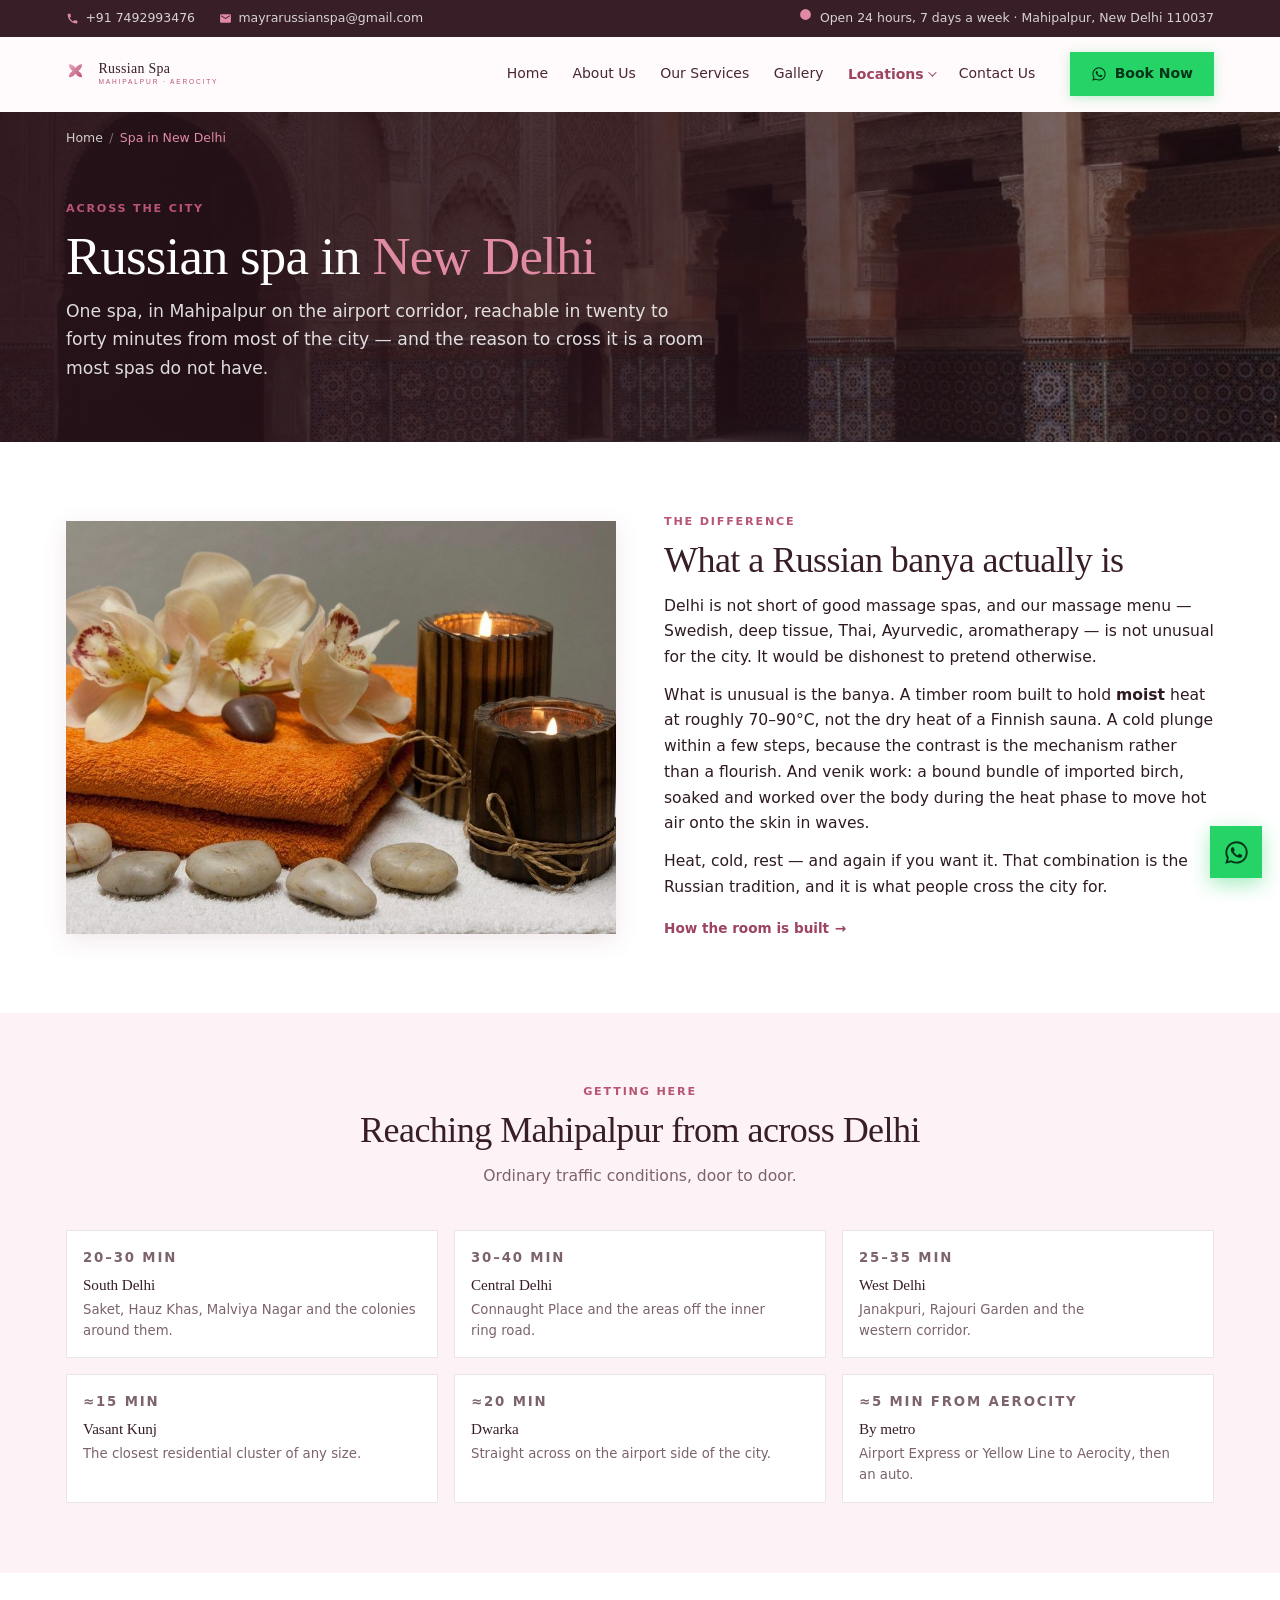
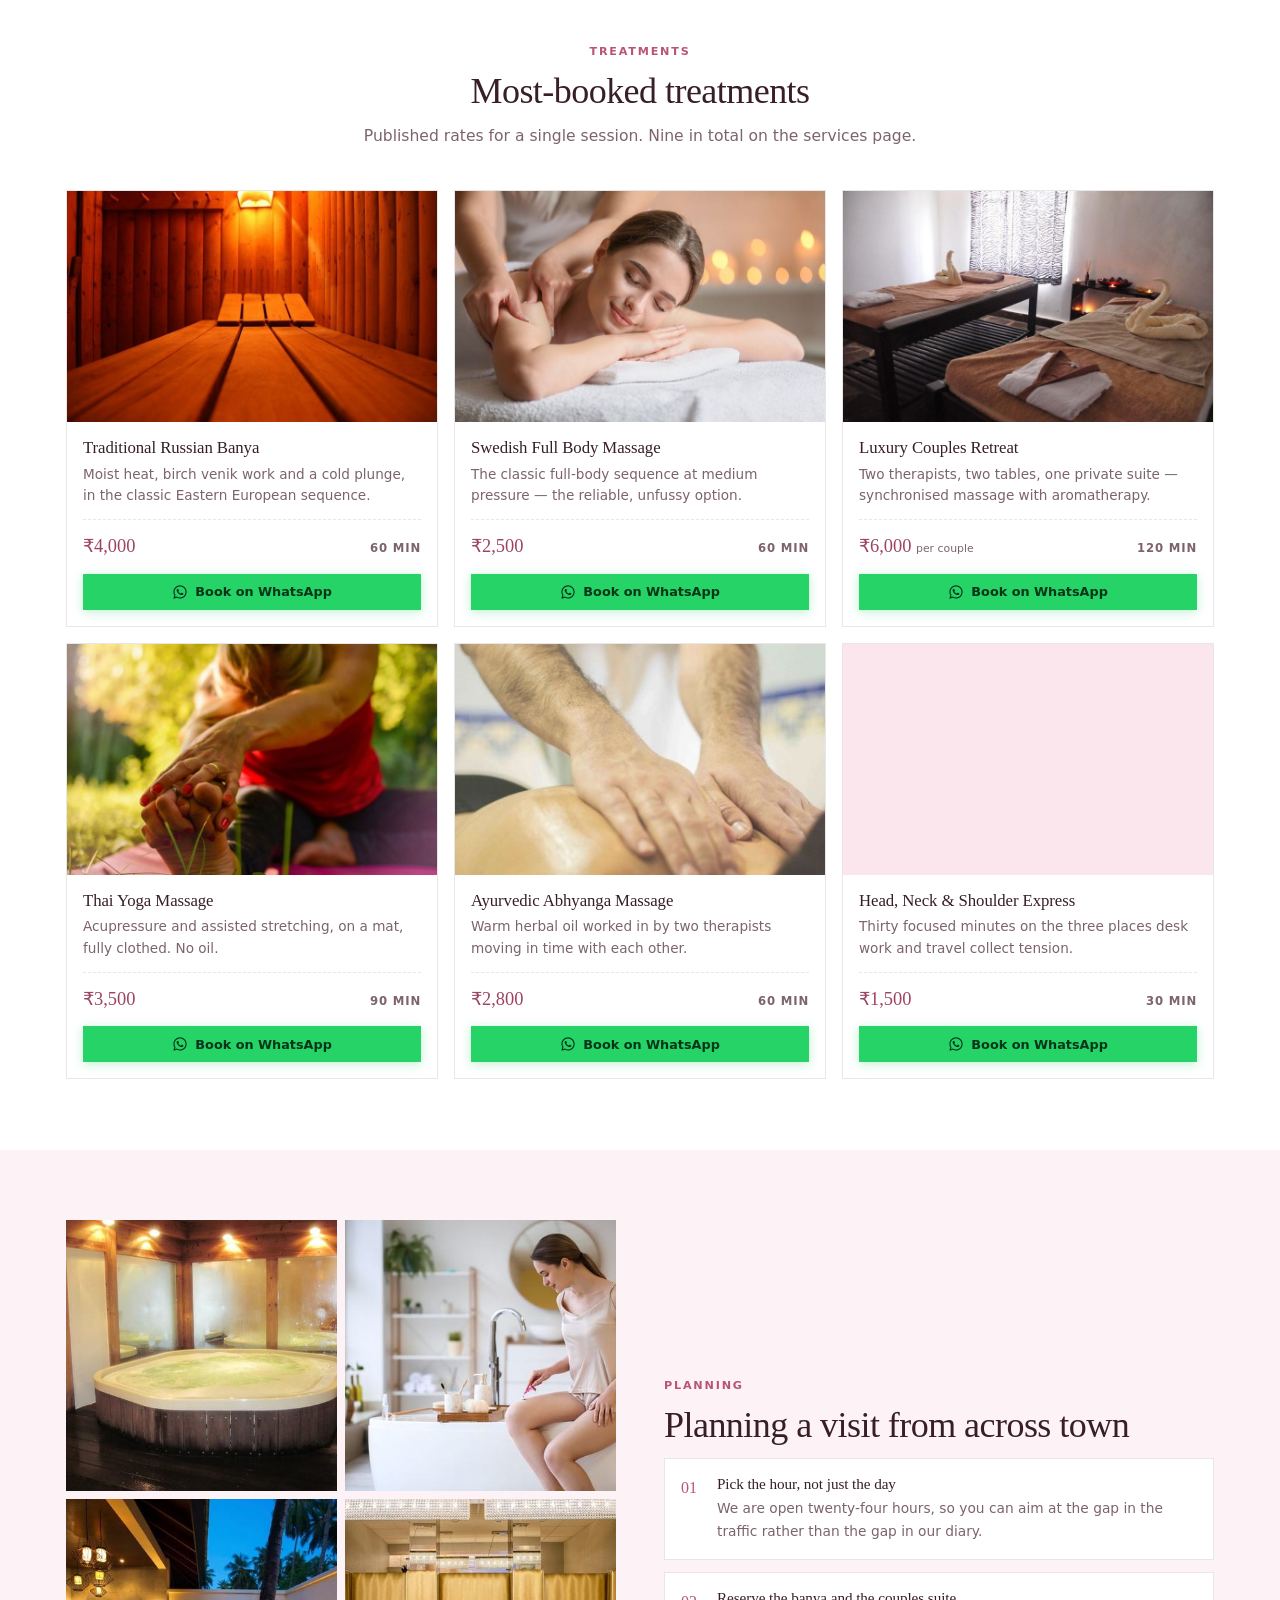
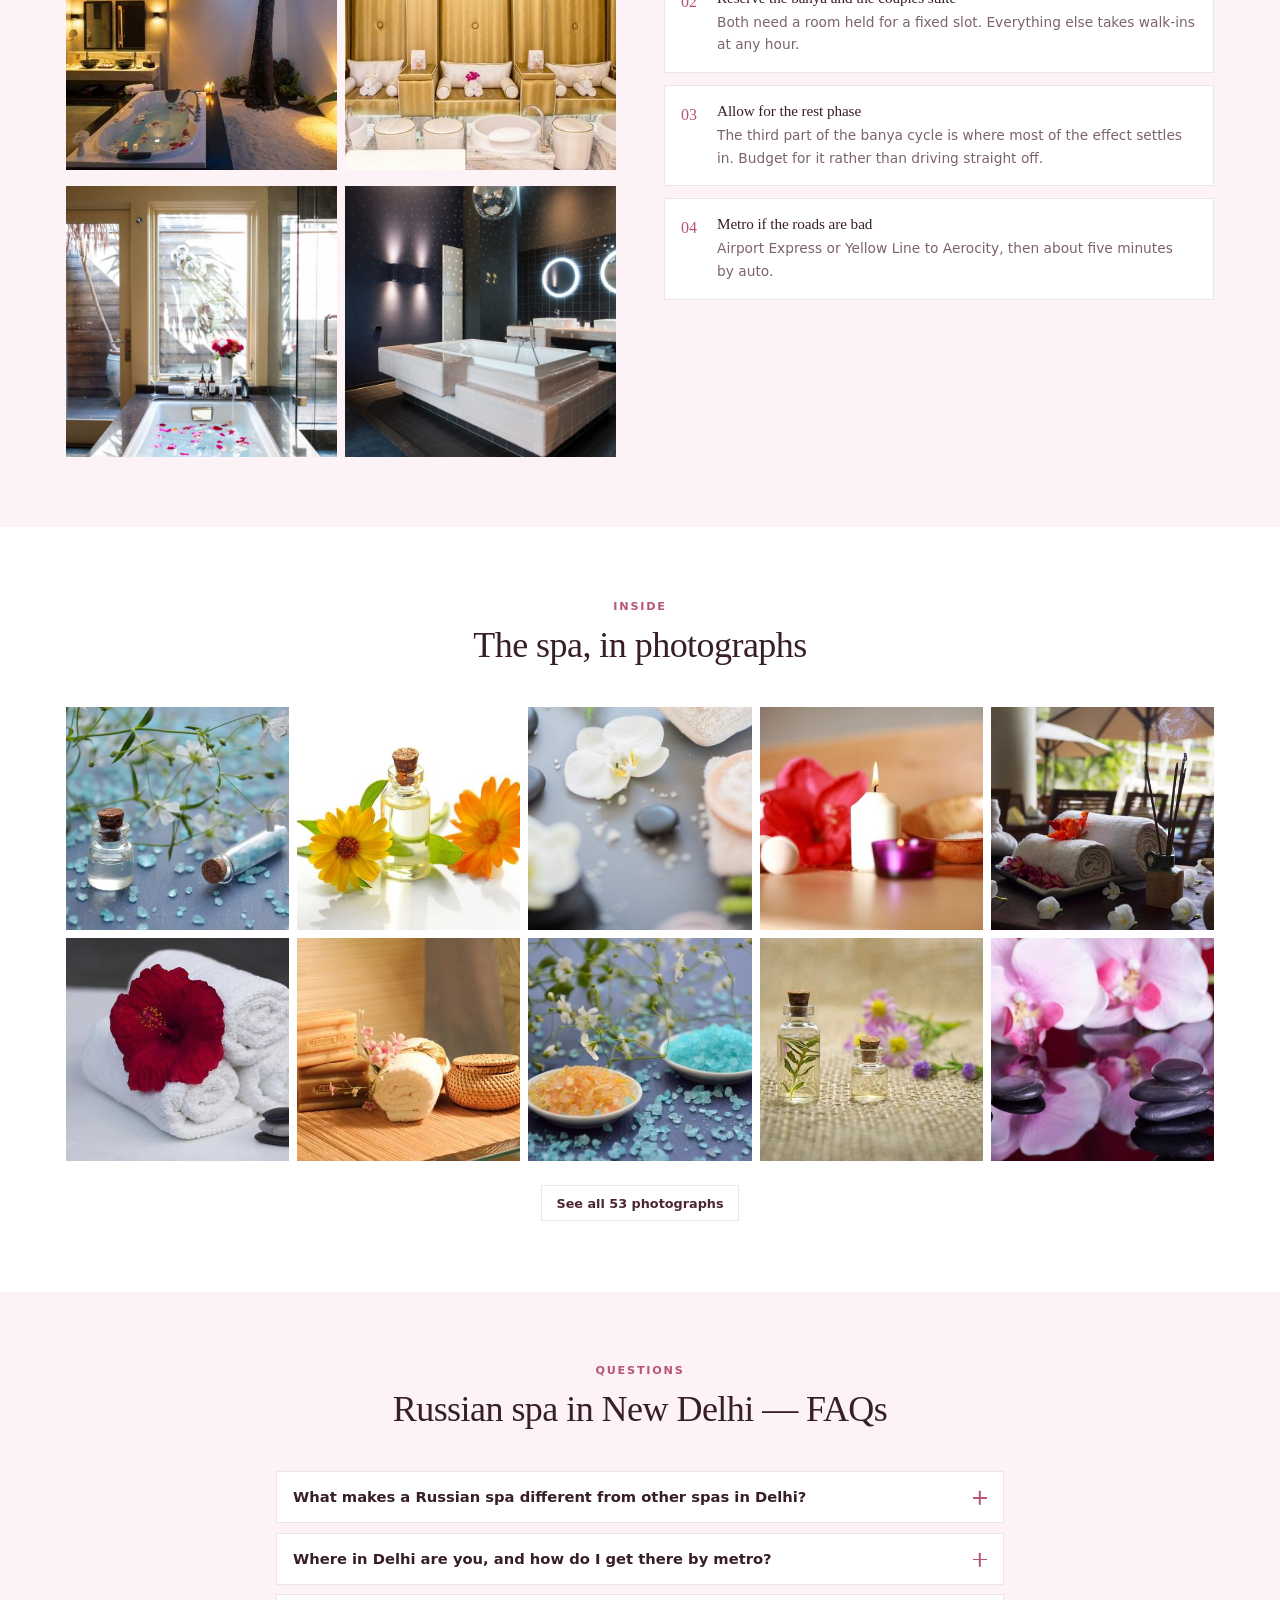
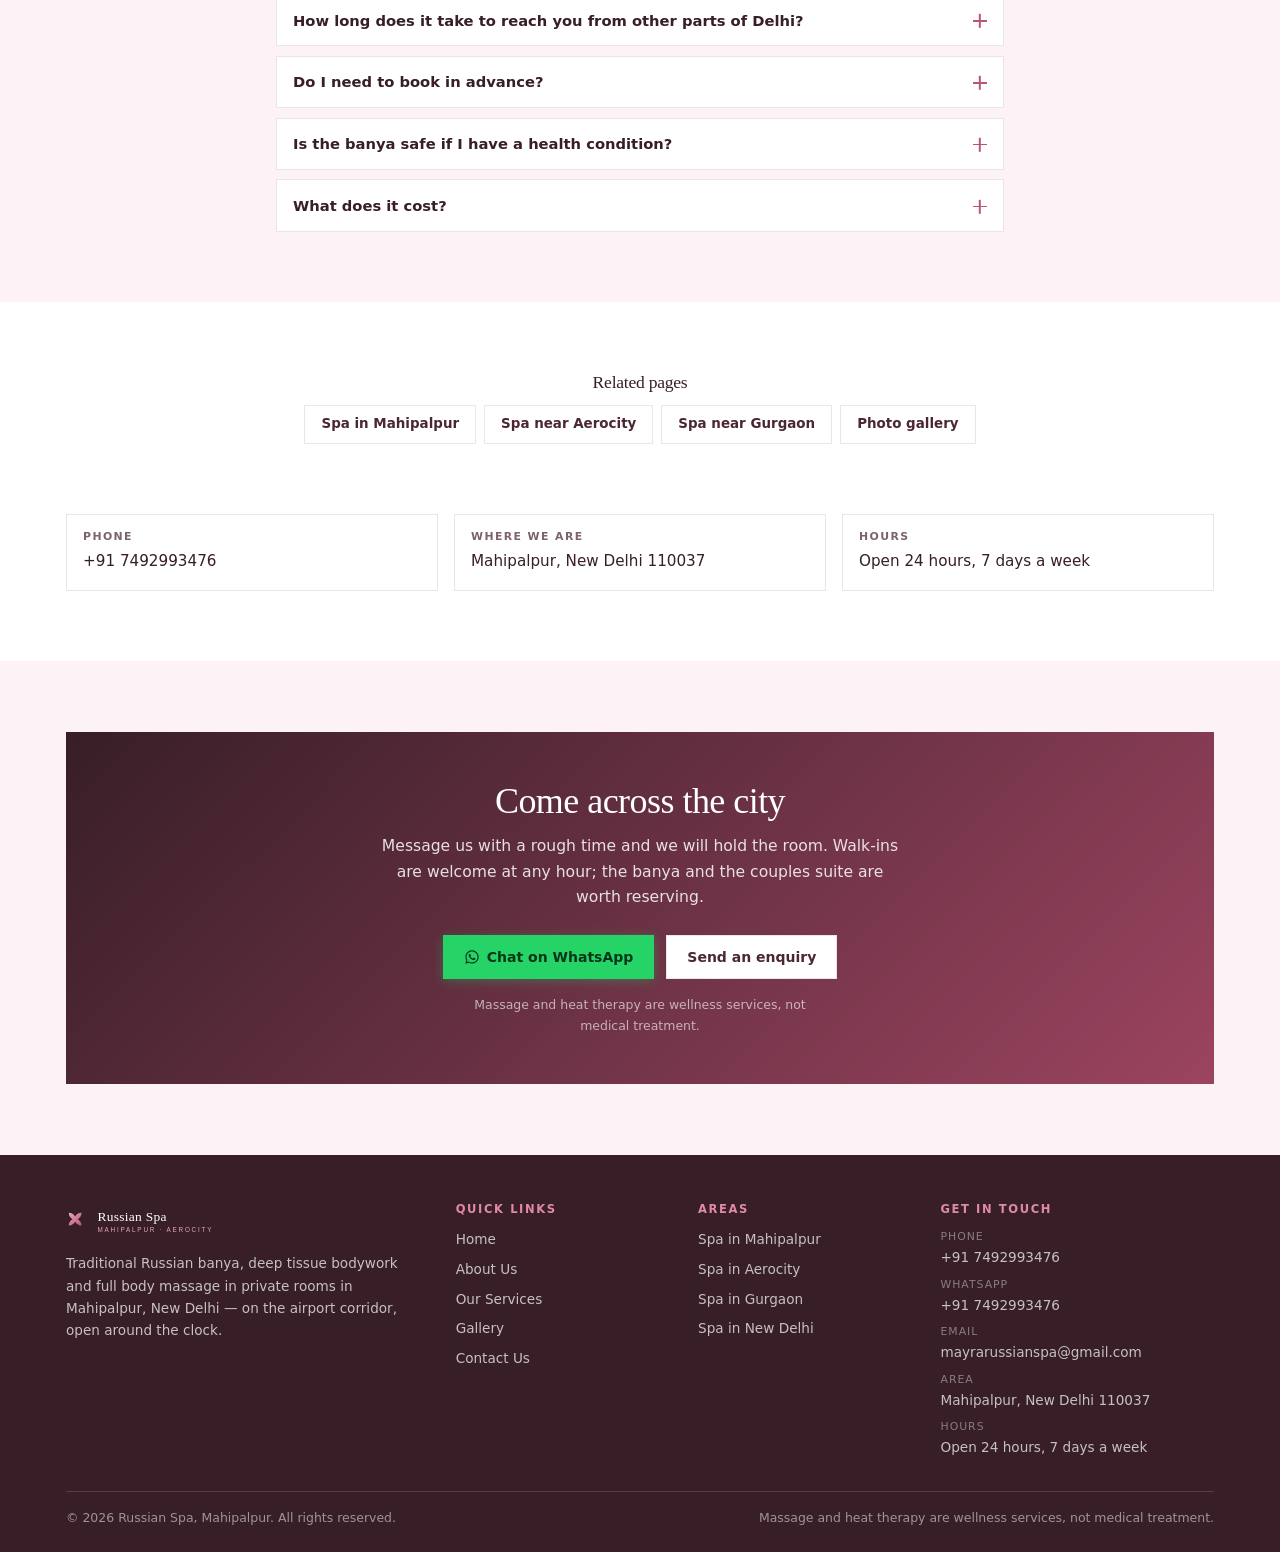
<file: russian-spa-in-new-delhi.html>
<!doctype html>
<html lang="en-IN">
<head>
  <meta charset="UTF-8">
  <meta name="viewport" content="width=device-width, initial-scale=1">

  <title>Russian Spa in New Delhi | Traditional Banya &amp; Body Massage</title>
  <meta name="description" content="Traditional Russian banya in New Delhi: imported birch venik, cold plunge and a full massage menu in Mahipalpur. 20–40 minutes from across the city.">
  <meta name="robots" content="index, follow, max-image-preview:large">
  <link rel="canonical" href="https://russianspamahipalpuraerocity.in/russian-spa-in-new-delhi.html">

  <meta name="geo.region" content="IN-DL">
  <meta name="geo.placename" content="Mahipalpur, New Delhi">

  <!-- Marks that scripting is available BEFORE the stylesheet is applied, so
       collapsible content renders closed with no flash. Without JS the class
       is never added and those sections stay open and readable. -->
  <script>document.documentElement.className = 'js';</script>

  <link rel="preload" as="image" href="assets/gallery/f/55.jpg" fetchpriority="high">
  <link rel="stylesheet" href="css/theme.css">
  <script src="js/theme.js" defer></script>

  <meta property="og:type" content="website">
  <meta property="og:site_name" content="Russian Spa Mahipalpur">
  <meta property="og:locale" content="en_IN">
  <meta property="og:title" content="Russian Spa in New Delhi — Traditional Banya &amp; Massage">
  <meta property="og:description" content="Traditional Russian banya in New Delhi: imported birch venik, cold plunge and a full massage menu in Mahipalpur. 20–40 minutes from across the city.">
  <meta property="og:url" content="https://russianspamahipalpuraerocity.in/russian-spa-in-new-delhi.html">
  <meta property="og:image" content="https://russianspamahipalpuraerocity.in/assets/gallery/f/55.jpg">
  <meta property="og:image:alt" content="Arched courtyard with a still, shallow water basin">

  <meta name="twitter:card" content="summary_large_image">
  <meta name="twitter:title" content="Russian Spa in New Delhi — Traditional Banya &amp; Massage">
  <meta name="twitter:description" content="Traditional Russian banya in New Delhi: imported birch venik, cold plunge and a full massage menu in Mahipalpur. 20–40 minutes from across the city.">
  <meta name="twitter:image" content="https://russianspamahipalpuraerocity.in/assets/gallery/f/55.jpg">

  <link rel="icon" href="assets/brand-assets/favicon.ico" sizes="any">
  <link rel="icon" href="assets/brand-assets/favicon.svg" type="image/svg+xml">
  <link rel="apple-touch-icon" href="assets/brand-assets/apple-touch-icon.png">
  <link rel="manifest" href="site.webmanifest">
  <meta name="theme-color" content="#371E27">

  <script type="application/ld+json">{"@context":"https://schema.org","@graph":[{"@type":["DaySpa","HealthAndBeautyBusiness"],"@id":"https://russianspamahipalpuraerocity.in/#spa","name":"Russian Spa Mahipalpur","description":"Russian banya and body massage spa in Mahipalpur, New Delhi, serving Aerocity, Gurgaon and the wider Delhi NCR. Private treatment rooms, male and female therapists, open 24 hours.","url":"https://russianspamahipalpuraerocity.in/","telephone":"+91 7492993476","email":"mayrarussianspa@gmail.com","image":"https://russianspamahipalpuraerocity.in/assets/spa/hero-spa-massage-mahipalpur.jpg","priceRange":"₹1,500–₹8,000","currenciesAccepted":"INR","paymentAccepted":"Cash, Credit Card, Debit Card, UPI","address":{"@type":"PostalAddress","addressLocality":"Mahipalpur","addressRegion":"Delhi","postalCode":"110037","addressCountry":"IN"},"openingHoursSpecification":[{"@type":"OpeningHoursSpecification","dayOfWeek":["Monday","Tuesday","Wednesday","Thursday","Friday","Saturday","Sunday"],"opens":"00:00","closes":"23:59"}],"areaServed":[{"@type":"Place","name":"Mahipalpur"},{"@type":"Place","name":"Aerocity"},{"@type":"Place","name":"Gurgaon"},{"@type":"Place","name":"New Delhi"},{"@type":"Place","name":"Delhi NCR"}]},{"@type":"WebSite","@id":"https://russianspamahipalpuraerocity.in/#website","url":"https://russianspamahipalpuraerocity.in/","name":"Russian Spa Mahipalpur","inLanguage":"en-IN","publisher":{"@id":"https://russianspamahipalpuraerocity.in/#spa"}},{"@type":"WebPage","@id":"https://russianspamahipalpuraerocity.in/russian-spa-in-new-delhi.html#webpage","url":"https://russianspamahipalpuraerocity.in/russian-spa-in-new-delhi.html","name":"Russian Spa in New Delhi | Traditional Banya & Body Massage","description":"Traditional Russian banya in New Delhi: imported birch venik, cold plunge and a full massage menu in Mahipalpur. 20–40 minutes from across the city.","isPartOf":{"@id":"https://russianspamahipalpuraerocity.in/#website"},"about":{"@id":"https://russianspamahipalpuraerocity.in/#spa"},"primaryImageOfPage":"https://russianspamahipalpuraerocity.in/assets/gallery/f/55.jpg"},{"@type":"BreadcrumbList","@id":"https://russianspamahipalpuraerocity.in/russian-spa-in-new-delhi.html#breadcrumb","itemListElement":[{"@type":"ListItem","position":1,"name":"Home","item":"https://russianspamahipalpuraerocity.in/"},{"@type":"ListItem","position":2,"name":"Spa in New Delhi"}]},{"@type":"FAQPage","@id":"https://russianspamahipalpuraerocity.in/russian-spa-in-new-delhi.html#faq","mainEntity":[{"@type":"Question","name":"What makes a Russian spa different from other spas in Delhi?","acceptedAnswer":{"@type":"Answer","text":"One thing, really: the banya. Delhi has many capable massage spas, and our massage menu is not unusual for the city. What is unusual is a purpose-built moist heat room at roughly 70–90°C with a cold plunge a few steps away, and venik work with imported birch during the heat phase. That combination is the Russian tradition and it is what people travel across the city for."}},{"@type":"Question","name":"Where in Delhi are you, and how do I get there by metro?","acceptedAnswer":{"@type":"Answer","text":"We are in Mahipalpur, New Delhi 110037, on the airport corridor. By metro, the Airport Express or Yellow Line to Aerocity station puts you about five minutes away by auto."}},{"@type":"Question","name":"How long does it take to reach you from other parts of Delhi?","acceptedAnswer":{"@type":"Answer","text":"Roughly twenty to thirty minutes from south Delhi, thirty to forty from central Delhi and twenty-five to thirty-five from west Delhi under ordinary conditions. Vasant Kunj is about fifteen minutes and Dwarka about twenty."}},{"@type":"Question","name":"Do I need to book in advance?","acceptedAnswer":{"@type":"Answer","text":"Not for most treatments — walk-ins are welcome at any hour of any day. The banya and the couples suite should be reserved, because each requires a room to be held for a fixed slot."}},{"@type":"Question","name":"Is the banya safe if I have a health condition?","acceptedAnswer":{"@type":"Answer","text":"The banya is a heat-based treatment, so if you have a heart condition, high or low blood pressure, are pregnant, or have any other health concern, speak to your doctor first and tell our staff what they advised. Our treatments are wellness services rather than medical treatment. There are gentler options on the menu and we will happily recommend one."}},{"@type":"Question","name":"What does it cost?","acceptedAnswer":{"@type":"Answer","text":"Published single-session rates run from ₹1,500 for the 30-minute express to ₹6,000 for the two-hour couples retreat, with the banya at ₹4,000 for sixty minutes. The full rate card is on the services page; please confirm the current price when you message us."}}]}]}</script>
</head>
<body>
  <svg width="0" height="0" style="position:absolute" aria-hidden="true" focusable="false"><defs>
    <symbol id="i-wa" viewBox="0 0 24 24"><path d="M12.04 2C6.58 2 2.13 6.45 2.13 11.91c0 1.75.46 3.46 1.32 4.96L2 22l5.25-1.38a9.9 9.9 0 0 0 4.79 1.22h.01c5.46 0 9.91-4.45 9.91-9.91 0-2.65-1.03-5.14-2.9-7.01A9.82 9.82 0 0 0 12.04 2Zm0 18.15h-.01a8.2 8.2 0 0 1-4.19-1.15l-.3-.18-3.12.82.83-3.04-.2-.31a8.22 8.22 0 0 1-1.26-4.38c0-4.54 3.7-8.23 8.25-8.23 2.2 0 4.27.86 5.83 2.42a8.19 8.19 0 0 1 2.41 5.82c0 4.54-3.7 8.23-8.24 8.23Zm4.52-6.16c-.25-.12-1.47-.72-1.69-.81-.23-.08-.39-.12-.56.13-.16.24-.64.8-.79.97-.14.16-.29.18-.54.06-.25-.13-1.05-.39-1.99-1.23-.74-.66-1.24-1.47-1.38-1.72-.15-.25-.02-.38.11-.5.11-.11.25-.29.37-.43.13-.15.17-.25.25-.41.08-.17.04-.31-.02-.43-.06-.12-.56-1.34-.76-1.84-.2-.48-.41-.42-.56-.43h-.48c-.17 0-.43.06-.66.31-.22.25-.87.85-.87 2.07s.89 2.4 1.02 2.56c.12.17 1.75 2.67 4.23 3.74.59.26 1.05.41 1.41.52.59.19 1.13.16 1.56.1.47-.07 1.47-.6 1.67-1.18.21-.58.21-1.07.15-1.18-.06-.1-.23-.17-.48-.29Z"/></symbol>
    <symbol id="i-tel" viewBox="0 0 24 24"><path d="M6.6 10.8a15.1 15.1 0 0 0 6.6 6.6l2.2-2.2c.3-.3.7-.4 1-.2 1.1.4 2.3.6 3.6.6.6 0 1 .4 1 1V20c0 .6-.4 1-1 1-9.4 0-17-7.6-17-17 0-.6.4-1 1-1h3.5c.6 0 1 .4 1 1 0 1.2.2 2.4.6 3.6.1.3 0 .7-.2 1l-2.3 2.2Z"/></symbol>
    <symbol id="i-mail" viewBox="0 0 24 24"><path d="M20 4H4a2 2 0 0 0-2 2v12a2 2 0 0 0 2 2h16a2 2 0 0 0 2-2V6a2 2 0 0 0-2-2Zm0 4-8 5-8-5V6l8 5 8-5Z"/></symbol>
    <symbol id="i-clock" viewBox="0 0 24 24"><path d="M12 2a10 10 0 1 0 0 20 10 10 0 0 0 0-20Zm1 10.6V6h-2v7.4l5.2 3.1 1-1.7-4.2-2.2Z"/></symbol>
    <symbol id="i-close" viewBox="0 0 24 24"><path d="M6.4 5 5 6.4 10.6 12 5 17.6 6.4 19 12 13.4 17.6 19 19 17.6 13.4 12 19 6.4 17.6 5 12 10.6Z"/></symbol>
    <symbol id="i-pin" viewBox="0 0 24 24"><path d="M12 2a7 7 0 0 0-7 7c0 5.25 7 13 7 13s7-7.75 7-13a7 7 0 0 0-7-7Zm0 9.5A2.5 2.5 0 1 1 14.5 9 2.5 2.5 0 0 1 12 11.5Z"/></symbol>
  </defs></svg>

  <a class="skip-link" href="#main-content">Skip to content</a>
  <div id="top-sentinel" aria-hidden="true"></div>

  <div class="topbar">
    <div class="wrap topbar__inner">
      <div class="topbar__links">
        <a href="tel:+917492993476"><svg class="ico" aria-hidden="true" focusable="false"><use href="#i-tel"/></svg> +91 7492993476</a>
        <a href="mailto:mayrarussianspa@gmail.com"><svg class="ico" aria-hidden="true" focusable="false"><use href="#i-mail"/></svg> mayrarussianspa@gmail.com</a>
      </div>
      <span class="topbar__hours"><svg class="ico" aria-hidden="true" focusable="false"><use href="#i-clock"/></svg>&nbsp; Open 24 hours, 7 days a week · Mahipalpur, New Delhi 110037</span>
    </div>
  </div>

  <header class="header">
    <div class="wrap header__inner">
      <a class="brand" href="index.html" aria-label="Russian spa in Mahipalpur and Aerocity — home">
        <svg viewBox="0 0 230 50" width="230" height="50" role="img" aria-label="Russian spa in Mahipalpur and Aerocity, New Delhi" focusable="false">
          <defs>
            <linearGradient id="wm-hdr" x1="0" y1="0" x2="1" y2="1">
              <stop offset="0" stop-color="#E8A6BC"/><stop offset="1" stop-color="#B85574"/>
            </linearGradient>
          </defs>
          <path fill="url(#wm-hdr)" d="M18 5c0 5.2-2.8 8.3-6 10.4 3.2 2.1 6 5.2 6 10.4-5.2 0-8.3-2.8-10.4-6-2.1 3.2-5.2 6-10.4 6 0-5.2 2.8-8.3 6-10.4-3.2-2.1-6-5.2-6-10.4 5.2 0 8.3 2.8 10.4 6C9.7 7.8 12.8 5 18 5Z" transform="translate(6,9) scale(.82)"/>
          <text x="42" y="24" font-family="Georgia, serif" font-size="18" letter-spacing=".4" fill="currentColor">Russian Spa</text>
          <text x="42" y="39" font-family="Helvetica, Arial, sans-serif" font-size="8.5" letter-spacing="2.4" fill="#B85574">MAHIPALPUR &#183; AEROCITY</text>
        </svg>
      </a>

      <nav class="nav" aria-label="Primary">
        <ul class="nav__list">
          <li><a class="nav__link" href="index.html">Home</a></li>
          <li><a class="nav__link" href="about.html">About Us</a></li>
          <li><a class="nav__link" href="services.html">Our Services</a></li>
          <li><a class="nav__link" href="gallery.html">Gallery</a></li>
          <li class="nav__item">
            <button class="nav__link nav__toggle" type="button" aria-expanded="false" aria-controls="loc-menu" aria-current="page">
              Locations <span class="chev" aria-hidden="true"></span>
            </button>
            <ul class="nav__menu" id="loc-menu">
              <li><a href="russian-spa-in-mahipalpur.html">Spa in Mahipalpur</a></li>
              <li><a href="russian-spa-in-aerocity.html">Spa in Aerocity</a></li>
              <li><a href="russian-spa-in-gurgaon.html">Spa in Gurgaon</a></li>
              <li><a href="russian-spa-in-new-delhi.html" aria-current="page">Spa in New Delhi</a></li>
            </ul>
          </li>
          <li><a class="nav__link" href="contact.html">Contact Us</a></li>
        </ul>
      </nav>

      <a class="btn btn--wa header__cta" href="https://wa.me/917492993476?text=Hello%2C%20I%20would%20like%20to%20book%20a%20session%20at%20your%20Mahipalpur%20spa." rel="noopener" target="_blank"><svg class="ico" aria-hidden="true" focusable="false"><use href="#i-wa"/></svg> Book Now</a>

      <button class="nav-trigger" type="button" aria-expanded="false" aria-controls="mobile-drawer" aria-label="Open menu">
        <span aria-hidden="true"></span><span aria-hidden="true"></span><span aria-hidden="true"></span>
      </button>
    </div>
  </header>

  <div class="drawer" id="mobile-drawer">
    <div class="drawer__top">
      <a class="brand" href="index.html" aria-label="Russian spa in Mahipalpur and Aerocity — home">
        <svg viewBox="0 0 230 50" width="230" height="50" role="img" aria-label="Russian spa in Mahipalpur and Aerocity, New Delhi" focusable="false">
          <defs>
            <linearGradient id="wm-drw" x1="0" y1="0" x2="1" y2="1">
              <stop offset="0" stop-color="#E8A6BC"/><stop offset="1" stop-color="#B85574"/>
            </linearGradient>
          </defs>
          <path fill="url(#wm-drw)" d="M18 5c0 5.2-2.8 8.3-6 10.4 3.2 2.1 6 5.2 6 10.4-5.2 0-8.3-2.8-10.4-6-2.1 3.2-5.2 6-10.4 6 0-5.2 2.8-8.3 6-10.4-3.2-2.1-6-5.2-6-10.4 5.2 0 8.3 2.8 10.4 6C9.7 7.8 12.8 5 18 5Z" transform="translate(6,9) scale(.82)"/>
          <text x="42" y="24" font-family="Georgia, serif" font-size="18" letter-spacing=".4" fill="currentColor">Russian Spa</text>
          <text x="42" y="39" font-family="Helvetica, Arial, sans-serif" font-size="8.5" letter-spacing="2.4" fill="#B85574">MAHIPALPUR &#183; AEROCITY</text>
        </svg>
      </a>
      <button class="drawer__close" type="button" data-close-drawer aria-label="Close menu">
        <svg class="ico" aria-hidden="true" focusable="false"><use href="#i-close"/></svg>
      </button>
    </div>

    <nav aria-label="Mobile">
      <ul class="drawer__list">
        <li><a class="drawer__link" href="index.html">Home</a></li>
        <li><a class="drawer__link" href="about.html">About Us</a></li>
        <li><a class="drawer__link" href="services.html">Our Services</a></li>
        <li><a class="drawer__link" href="gallery.html">Gallery</a></li>
        <li>
          <button class="drawer__link" type="button" aria-expanded="false" aria-controls="drawer-loc">
            Locations <span class="chev" aria-hidden="true"></span>
          </button>
          <div class="drawer__sub" id="drawer-loc">
            <div><ul>
              <li><a href="russian-spa-in-mahipalpur.html">Spa in Mahipalpur</a></li>
              <li><a href="russian-spa-in-aerocity.html">Spa in Aerocity</a></li>
              <li><a href="russian-spa-in-gurgaon.html">Spa in Gurgaon</a></li>
              <li><a href="russian-spa-in-new-delhi.html" aria-current="page">Spa in New Delhi</a></li>
            </ul></div>
          </div>
        </li>
        <li><a class="drawer__link" href="contact.html">Contact Us</a></li>
      </ul>
    </nav>

    <div class="drawer__foot">
      <a class="btn btn--wa btn--block" href="https://wa.me/917492993476?text=Hello%2C%20I%20would%20like%20to%20book%20a%20session%20at%20your%20Mahipalpur%20spa." rel="noopener" target="_blank"><svg class="ico" aria-hidden="true" focusable="false"><use href="#i-wa"/></svg> Book on WhatsApp</a>
      <a class="btn btn--outline btn--block" href="tel:+917492993476"><svg class="ico" aria-hidden="true" focusable="false"><use href="#i-tel"/></svg> Call +91 7492993476</a>
      <p>Open 24 hours, 7 days a week · Mahipalpur, New Delhi 110037</p>
    </div>
  </div>


  <main id="main-content">

    <section class="phero">
      <div class="phero__bg" aria-hidden="true">
        <img src="assets/gallery/f/55.jpg" alt="" width="1024" height="683" fetchpriority="high" decoding="async">
      </div>
      <div class="wrap">
        <nav class="crumb" aria-label="Breadcrumb">
          <ol>
          <li><a href="index.html">Home</a></li>
          <li><span aria-current="page">Spa in New Delhi</span></li>
          </ol>
        </nav>
        <div class="phero__inner">
          <span class="eyebrow">Across the city</span>
          <h1>Russian spa in <em>New Delhi</em></h1>
          <p class="phero__lead">One spa, in Mahipalpur on the airport corridor, reachable in twenty to forty minutes from most of the city — and the reason to cross it is a room most spas do not have.</p>
        </div>
      </div>
    </section>

    <!-- ===================== WHAT A BANYA IS ======================== -->
    <section class="section section--white">
      <div class="wrap">
        <div class="split">
          <div class="split__media" data-reveal><img src="assets/gallery/f/47.jpg" alt="Pillar candles, river stones and orchid beside folded towels" width="1024" height="683" loading="lazy" decoding="async"></div>
          <div data-reveal>
            <span class="eyebrow">The difference</span>
            <h2>What a Russian banya actually is</h2>
            <p>
              Delhi is not short of good massage spas, and our massage menu — Swedish, deep tissue, Thai,
              Ayurvedic, aromatherapy — is not unusual for the city. It would be dishonest to pretend otherwise.
            </p>
            <p>
              What is unusual is the banya. A timber room built to hold <strong>moist</strong> heat at roughly
              70–90°C, not the dry heat of a Finnish sauna. A cold plunge within a few steps, because the contrast
              is the mechanism rather than a flourish. And venik work: a bound bundle of imported birch, soaked and
              worked over the body during the heat phase to move hot air onto the skin in waves.
            </p>
            <p>
              Heat, cold, rest — and again if you want it. That combination is the Russian tradition, and it is
              what people cross the city for.
            </p>
            <p style="margin-top:var(--sp-4)"><a class="arrow" href="about.html">How the room is built</a></p>
          </div>
        </div>
      </div>
    </section>

    <!-- ===================== REACHING MAHIPALPUR ==================== -->
    <section class="section section--blush">
      <div class="wrap">
        <div class="section-head" data-reveal>
          <span class="eyebrow">Getting here</span>
          <h2>Reaching Mahipalpur from across Delhi</h2>
          <p>Ordinary traffic conditions, door to door.</p>
        </div>
        <div class="grid grid--3">
          <div class="feature" data-reveal>
            <p class="plan__name">20–30 min</p>
            <h3>South Delhi</h3>
            <p>Saket, Hauz Khas, Malviya Nagar and the colonies around them.</p>
          </div>
          <div class="feature" data-reveal>
            <p class="plan__name">30–40 min</p>
            <h3>Central Delhi</h3>
            <p>Connaught Place and the areas off the inner ring road.</p>
          </div>
          <div class="feature" data-reveal>
            <p class="plan__name">25–35 min</p>
            <h3>West Delhi</h3>
            <p>Janakpuri, Rajouri Garden and the western corridor.</p>
          </div>
          <div class="feature" data-reveal>
            <p class="plan__name">≈15 min</p>
            <h3>Vasant Kunj</h3>
            <p>The closest residential cluster of any size.</p>
          </div>
          <div class="feature" data-reveal>
            <p class="plan__name">≈20 min</p>
            <h3>Dwarka</h3>
            <p>Straight across on the airport side of the city.</p>
          </div>
          <div class="feature" data-reveal>
            <p class="plan__name">≈5 min from Aerocity</p>
            <h3>By metro</h3>
            <p>Airport Express or Yellow Line to Aerocity, then an auto.</p>
          </div>
        </div>
      </div>
    </section>

    <!-- ========================= TREATMENTS ========================= -->
    <section class="section section--white">
      <div class="wrap">
        <div class="section-head" data-reveal>
          <span class="eyebrow">Treatments</span>
          <h2>Most-booked treatments</h2>
          <p>Published rates for a single session. Nine in total on the services page.</p>
        </div>
        <div class="grid grid--3">
          <article class="card" data-reveal>
            <div class="card__media">
              <img src="assets/spa/svc-russian-banya.jpg" alt="Wood-lined Russian banya steam room prepared for a session" width="800" height="500" loading="lazy" decoding="async">
            </div>
            <div class="card__body">
              <h3>Traditional Russian Banya</h3>
              <p>Moist heat, birch venik work and a cold plunge, in the classic Eastern European sequence.</p>
              <p class="card__meta">
                <span class="card__price">₹4,000</span>
                <span class="card__dur">60 min</span>
              </p>
              <a class="btn btn--wa btn--sm btn--block" href="https://wa.me/917492993476?text=Hello%2C%20I%20would%20like%20to%20book%20the%20Traditional%20Russian%20Banya%20(60%20min)%20%E2%80%94%20I%20am%20travelling%20from%20Delhi." rel="noopener" target="_blank"><svg class="ico" aria-hidden="true" focusable="false"><use href="#i-wa"/></svg> Book on WhatsApp</a>
            </div>
          </article>
          <article class="card" data-reveal>
            <div class="card__media">
              <img src="assets/spa/svc-swedish.jpg" alt="Guest receiving a full body Swedish massage on a draped treatment bed" width="800" height="500" loading="lazy" decoding="async">
            </div>
            <div class="card__body">
              <h3>Swedish Full Body Massage</h3>
              <p>The classic full-body sequence at medium pressure — the reliable, unfussy option.</p>
              <p class="card__meta">
                <span class="card__price">₹2,500</span>
                <span class="card__dur">60 min</span>
              </p>
              <a class="btn btn--wa btn--sm btn--block" href="https://wa.me/917492993476?text=Hello%2C%20I%20would%20like%20to%20book%20the%20Swedish%20Full%20Body%20Massage%20(60%20min)%20%E2%80%94%20I%20am%20travelling%20from%20Delhi." rel="noopener" target="_blank"><svg class="ico" aria-hidden="true" focusable="false"><use href="#i-wa"/></svg> Book on WhatsApp</a>
            </div>
          </article>
          <article class="card" data-reveal>
            <div class="card__media">
              <img src="assets/spa/svc-couples-retreat.jpg" alt="Private couples treatment suite with two massage beds side by side" width="800" height="500" loading="lazy" decoding="async">
            </div>
            <div class="card__body">
              <h3>Luxury Couples Retreat</h3>
              <p>Two therapists, two tables, one private suite — synchronised massage with aromatherapy.</p>
              <p class="card__meta">
                <span class="card__price">₹6,000 <small>per couple</small></span>
                <span class="card__dur">120 min</span>
              </p>
              <a class="btn btn--wa btn--sm btn--block" href="https://wa.me/917492993476?text=Hello%2C%20I%20would%20like%20to%20book%20the%20Luxury%20Couples%20Retreat%20(120%20min)%20%E2%80%94%20I%20am%20travelling%20from%20Delhi." rel="noopener" target="_blank"><svg class="ico" aria-hidden="true" focusable="false"><use href="#i-wa"/></svg> Book on WhatsApp</a>
            </div>
          </article>
          <article class="card" data-reveal>
            <div class="card__media">
              <img src="assets/spa/svc-thai-yoga.jpg" alt="Assisted stretch being applied during a Thai yoga massage on a floor mat" width="800" height="500" loading="lazy" decoding="async">
            </div>
            <div class="card__body">
              <h3>Thai Yoga Massage</h3>
              <p>Acupressure and assisted stretching, on a mat, fully clothed. No oil.</p>
              <p class="card__meta">
                <span class="card__price">₹3,500</span>
                <span class="card__dur">90 min</span>
              </p>
              <a class="btn btn--wa btn--sm btn--block" href="https://wa.me/917492993476?text=Hello%2C%20I%20would%20like%20to%20book%20the%20Thai%20Yoga%20Massage%20(90%20min)%20%E2%80%94%20I%20am%20travelling%20from%20Delhi." rel="noopener" target="_blank"><svg class="ico" aria-hidden="true" focusable="false"><use href="#i-wa"/></svg> Book on WhatsApp</a>
            </div>
          </article>
          <article class="card" data-reveal>
            <div class="card__media">
              <img src="assets/spa/svc-abhyanga.jpg" alt="Warm herbal oil being poured for an Ayurvedic Abhyanga treatment" width="800" height="500" loading="lazy" decoding="async">
            </div>
            <div class="card__body">
              <h3>Ayurvedic Abhyanga Massage</h3>
              <p>Warm herbal oil worked in by two therapists moving in time with each other.</p>
              <p class="card__meta">
                <span class="card__price">₹2,800</span>
                <span class="card__dur">60 min</span>
              </p>
              <a class="btn btn--wa btn--sm btn--block" href="https://wa.me/917492993476?text=Hello%2C%20I%20would%20like%20to%20book%20the%20Ayurvedic%20Abhyanga%20Massage%20(60%20min)%20%E2%80%94%20I%20am%20travelling%20from%20Delhi." rel="noopener" target="_blank"><svg class="ico" aria-hidden="true" focusable="false"><use href="#i-wa"/></svg> Book on WhatsApp</a>
            </div>
          </article>
          <article class="card" data-reveal>
            <div class="card__media">
              <img src="assets/spa/svc-express.jpg" alt="Seated neck and shoulder massage during a thirty minute express session" width="800" height="500" loading="lazy" decoding="async">
            </div>
            <div class="card__body">
              <h3>Head, Neck &amp; Shoulder Express</h3>
              <p>Thirty focused minutes on the three places desk work and travel collect tension.</p>
              <p class="card__meta">
                <span class="card__price">₹1,500</span>
                <span class="card__dur">30 min</span>
              </p>
              <a class="btn btn--wa btn--sm btn--block" href="https://wa.me/917492993476?text=Hello%2C%20I%20would%20like%20to%20book%20the%20Head%2C%20Neck%20%26%20Shoulder%20Express%20(30%20min)%20%E2%80%94%20I%20am%20travelling%20from%20Delhi." rel="noopener" target="_blank"><svg class="ico" aria-hidden="true" focusable="false"><use href="#i-wa"/></svg> Book on WhatsApp</a>
            </div>
          </article>
        </div>
      </div>
    </section>

    <!-- ===================== PLANNING A VISIT ======================= -->
    <section class="section section--blush">
      <div class="wrap">
        <div class="split">
          <div data-reveal>
        <div class="band band--4 stagger">
          <a href="gallery.html" aria-label="See this and 52 more photographs in the gallery" data-reveal><img src="assets/gallery/t/10.jpg" alt="Round thermal pool set into a timber-lined wet room" width="560" height="420" loading="lazy" decoding="async"></a>
          <a href="gallery.html" aria-label="See this and 52 more photographs in the gallery" data-reveal><img src="assets/gallery/t/25.jpg" alt="Freestanding tub beside a window in a bright treatment room" width="560" height="373" loading="lazy" decoding="async"></a>
          <a href="gallery.html" aria-label="See this and 52 more photographs in the gallery" data-reveal><img src="assets/gallery/t/31.jpg" alt="Outdoor spa bath lit by lanterns in the evening" width="560" height="374" loading="lazy" decoding="async"></a>
          <a href="gallery.html" aria-label="See this and 52 more photographs in the gallery" data-reveal><img src="assets/gallery/t/33.jpg" alt="Row of treatment beds made up with fresh white linen" width="560" height="374" loading="lazy" decoding="async"></a>
        </div>
          <div class="pair">
            <img src="assets/gallery/f/28.jpg" alt="Twin bath setting prepared with petals and candles" width="857" height="1200" loading="lazy" decoding="async">
            <img src="assets/gallery/f/29.jpg" alt="Dark stone bathroom lit by round wall sconces" width="1024" height="684" loading="lazy" decoding="async">
          </div>
          </div>
          <div data-reveal>
            <span class="eyebrow">Planning</span>
            <h2>Planning a visit from across town</h2>
            <ol class="plan-rows">
              <li>
                <h3>Pick the hour, not just the day</h3>
                <p>We are open twenty-four hours, so you can aim at the gap in the traffic rather than the gap in
                   our diary.</p>
              </li>
              <li>
                <h3>Reserve the banya and the couples suite</h3>
                <p>Both need a room held for a fixed slot. Everything else takes walk-ins at any hour.</p>
              </li>
              <li>
                <h3>Allow for the rest phase</h3>
                <p>The third part of the banya cycle is where most of the effect settles in. Budget for it rather
                   than driving straight off.</p>
              </li>
              <li>
                <h3>Metro if the roads are bad</h3>
                <p>Airport Express or Yellow Line to Aerocity, then about five minutes by auto.</p>
              </li>
            </ol>
          </div>
        </div>
      </div>
    </section>

    <!-- ========================= PHOTO BAND ========================= -->
    <section class="section section--white">
      <div class="wrap">
        <div class="section-head" data-reveal>
          <span class="eyebrow">Inside</span>
          <h2>The spa, in photographs</h2>
        </div>
        <div class="band stagger">
          <a href="gallery.html" aria-label="See this and 52 more photographs in the gallery" data-reveal><img src="assets/gallery/t/39.jpg" alt="Massage oil bottles arranged beside white blossom" width="560" height="373" loading="lazy" decoding="async"></a>
          <a href="gallery.html" aria-label="See this and 52 more photographs in the gallery" data-reveal><img src="assets/gallery/t/40.jpg" alt="Oil bottle set among orange calendula flowers" width="560" height="373" loading="lazy" decoding="async"></a>
          <a href="gallery.html" aria-label="See this and 52 more photographs in the gallery" data-reveal><img src="assets/gallery/t/41.jpg" alt="Orchid stems beside pillar candles and folded towels" width="374" height="560" loading="lazy" decoding="async"></a>
          <a href="gallery.html" aria-label="See this and 52 more photographs in the gallery" data-reveal><img src="assets/gallery/t/42.jpg" alt="Lit candles and a red flower beside a wooden bowl" width="560" height="374" loading="lazy" decoding="async"></a>
          <a href="gallery.html" aria-label="See this and 52 more photographs in the gallery" data-reveal><img src="assets/gallery/t/43.jpg" alt="Rolled towels stacked at an open-air spa station" width="560" height="420" loading="lazy" decoding="async"></a>
          <a href="gallery.html" aria-label="See this and 52 more photographs in the gallery" data-reveal><img src="assets/gallery/t/46.jpg" alt="Red hibiscus laid on rolled white towels with dark stones" width="560" height="374" loading="lazy" decoding="async"></a>
          <a href="gallery.html" aria-label="See this and 52 more photographs in the gallery" data-reveal><img src="assets/gallery/t/48.jpg" alt="Soap, a woven basket and rolled linen on a wooden box" width="560" height="374" loading="lazy" decoding="async"></a>
          <a href="gallery.html" aria-label="See this and 52 more photographs in the gallery" data-reveal><img src="assets/gallery/t/52.jpg" alt="Coloured bath salts in small bowls" width="560" height="373" loading="lazy" decoding="async"></a>
          <a href="gallery.html" aria-label="See this and 52 more photographs in the gallery" data-reveal><img src="assets/gallery/t/53.jpg" alt="Small oil bottles among dried wildflowers on linen" width="560" height="374" loading="lazy" decoding="async"></a>
          <a href="gallery.html" aria-label="See this and 52 more photographs in the gallery" data-reveal><img src="assets/gallery/t/54.jpg" alt="Pink orchid reflected beside polished black stones" width="560" height="374" loading="lazy" decoding="async"></a>
        </div>
        <p style="text-align:center;margin-top:var(--sp-5)">
          <a class="btn btn--outline btn--sm" href="gallery.html">See all 53 photographs</a>
        </p>
      </div>
    </section>

    <!-- ============================ FAQ ============================= -->
    <section class="section section--blush">
      <div class="wrap wrap--narrow">
        <div class="section-head" data-reveal>
          <span class="eyebrow">Questions</span>
          <h2>Russian spa in New Delhi — FAQs</h2>
        </div>
        <div class="faq">
          <div class="faq__item">
            <h3 style="margin:0">
              <button class="faq__q" type="button" aria-expanded="false" aria-controls="delhi-faq-1">
                What makes a Russian spa different from other spas in Delhi?<span class="plus" aria-hidden="true"></span>
              </button>
            </h3>
            <div class="faq__a" id="delhi-faq-1">
              <div>
                <p>One thing, really: the banya. Delhi has many capable massage spas, and our massage menu is not unusual for the city. What is unusual is a purpose-built moist heat room at roughly 70–90°C with a cold plunge a few steps away, and venik work with imported birch during the heat phase. That combination is the Russian tradition and it is what people travel across the city for.</p>
              </div>
            </div>
          </div>
          <div class="faq__item">
            <h3 style="margin:0">
              <button class="faq__q" type="button" aria-expanded="false" aria-controls="delhi-faq-2">
                Where in Delhi are you, and how do I get there by metro?<span class="plus" aria-hidden="true"></span>
              </button>
            </h3>
            <div class="faq__a" id="delhi-faq-2">
              <div>
                <p>We are in Mahipalpur, New Delhi 110037, on the airport corridor. By metro, the Airport Express or Yellow Line to Aerocity station puts you about five minutes away by auto.</p>
              </div>
            </div>
          </div>
          <div class="faq__item">
            <h3 style="margin:0">
              <button class="faq__q" type="button" aria-expanded="false" aria-controls="delhi-faq-3">
                How long does it take to reach you from other parts of Delhi?<span class="plus" aria-hidden="true"></span>
              </button>
            </h3>
            <div class="faq__a" id="delhi-faq-3">
              <div>
                <p>Roughly twenty to thirty minutes from south Delhi, thirty to forty from central Delhi and twenty-five to thirty-five from west Delhi under ordinary conditions. Vasant Kunj is about fifteen minutes and Dwarka about twenty.</p>
              </div>
            </div>
          </div>
          <div class="faq__item">
            <h3 style="margin:0">
              <button class="faq__q" type="button" aria-expanded="false" aria-controls="delhi-faq-4">
                Do I need to book in advance?<span class="plus" aria-hidden="true"></span>
              </button>
            </h3>
            <div class="faq__a" id="delhi-faq-4">
              <div>
                <p>Not for most treatments — walk-ins are welcome at any hour of any day. The banya and the couples suite should be reserved, because each requires a room to be held for a fixed slot.</p>
              </div>
            </div>
          </div>
          <div class="faq__item">
            <h3 style="margin:0">
              <button class="faq__q" type="button" aria-expanded="false" aria-controls="delhi-faq-5">
                Is the banya safe if I have a health condition?<span class="plus" aria-hidden="true"></span>
              </button>
            </h3>
            <div class="faq__a" id="delhi-faq-5">
              <div>
                <p>The banya is a heat-based treatment, so if you have a heart condition, high or low blood pressure, are pregnant, or have any other health concern, speak to your doctor first and tell our staff what they advised. Our treatments are wellness services rather than medical treatment. There are gentler options on the menu and we will happily recommend one.</p>
              </div>
            </div>
          </div>
          <div class="faq__item">
            <h3 style="margin:0">
              <button class="faq__q" type="button" aria-expanded="false" aria-controls="delhi-faq-6">
                What does it cost?<span class="plus" aria-hidden="true"></span>
              </button>
            </h3>
            <div class="faq__a" id="delhi-faq-6">
              <div>
                <p>Published single-session rates run from ₹1,500 for the 30-minute express to ₹6,000 for the two-hour couples retreat, with the banya at ₹4,000 for sixty minutes. The full rate card is on the <a href="services.html">services page</a>; please confirm the current price when you message us.</p>
              </div>
            </div>
          </div>
        </div>
      </div>
    </section>

    <!-- ========================== RELATED =========================== -->
    <section class="section section--white">
      <div class="wrap">
        <h2 style="font-size:1.1rem;text-align:center" data-reveal>Related pages</h2>
        <div style="display:flex;justify-content:center;margin-bottom:var(--section-y)">
        <ul class="related" data-reveal>
          <li><a href="russian-spa-in-mahipalpur.html">Spa in Mahipalpur</a></li>
          <li><a href="russian-spa-in-aerocity.html">Spa near Aerocity</a></li>
          <li><a href="russian-spa-in-gurgaon.html">Spa near Gurgaon</a></li>
          <li><a href="gallery.html">Photo gallery</a></li>
        </ul>
        </div>
        <div class="nap" data-reveal>
          <div><h3>Phone</h3><p><a href="tel:+917492993476">+91 7492993476</a></p></div>
          <div><h3>Where we are</h3><p>Mahipalpur, New Delhi 110037</p></div>
          <div><h3>Hours</h3><p>Open 24 hours, 7 days a week</p></div>
        </div>
      </div>
    </section>

    <section class="section section--blush">
      <div class="wrap">
        <div class="cta" data-reveal>
          <h2>Come across the city</h2>
          <p>Message us with a rough time and we will hold the room. Walk-ins are welcome at any hour; the banya and the couples suite are worth reserving.</p>
          <div class="btn-row">
            <a class="btn btn--wa" href="https://wa.me/917492993476?text=Hello%2C%20I%20would%20like%20to%20book%20a%20session%20at%20your%20Mahipalpur%20spa." rel="noopener" target="_blank"><svg class="ico" aria-hidden="true" focusable="false"><use href="#i-wa"/></svg> Chat on WhatsApp</a>
            <a class="btn btn--outline" href="contact.html">Send an enquiry</a>
          </div>
          <p class="note">Massage and heat therapy are wellness services, not medical treatment.</p>
        </div>
      </div>
    </section>

  </main>


  <footer class="footer">
    <div class="wrap">
      <div class="footer__grid">
        <div class="footer__brand">
          <svg viewBox="0 0 230 50" width="230" height="50" role="img" aria-label="Russian spa in Mahipalpur and Aerocity, New Delhi" focusable="false">
          <defs>
            <linearGradient id="wm-ftr" x1="0" y1="0" x2="1" y2="1">
              <stop offset="0" stop-color="#E8A6BC"/><stop offset="1" stop-color="#B85574"/>
            </linearGradient>
          </defs>
          <path fill="url(#wm-ftr)" d="M18 5c0 5.2-2.8 8.3-6 10.4 3.2 2.1 6 5.2 6 10.4-5.2 0-8.3-2.8-10.4-6-2.1 3.2-5.2 6-10.4 6 0-5.2 2.8-8.3 6-10.4-3.2-2.1-6-5.2-6-10.4 5.2 0 8.3 2.8 10.4 6C9.7 7.8 12.8 5 18 5Z" transform="translate(6,9) scale(.82)"/>
          <text x="42" y="24" font-family="Georgia, serif" font-size="18" letter-spacing=".4" fill="currentColor">Russian Spa</text>
          <text x="42" y="39" font-family="Helvetica, Arial, sans-serif" font-size="8.5" letter-spacing="2.4" fill="#E8A6BC">MAHIPALPUR &#183; AEROCITY</text>
        </svg>
          <p>
            Traditional Russian banya, deep tissue bodywork and full body massage in private rooms in Mahipalpur,
            New Delhi — on the airport corridor, open around the clock.
          </p>
        </div>

        <nav aria-labelledby="f-explore">
          <h2 id="f-explore">Quick Links</h2>
          <ul>
            <li><a href="index.html">Home</a></li>
            <li><a href="about.html">About Us</a></li>
            <li><a href="services.html">Our Services</a></li>
            <li><a href="gallery.html">Gallery</a></li>
            <li><a href="contact.html">Contact Us</a></li>
          </ul>
        </nav>

        <nav aria-labelledby="f-loc">
          <h2 id="f-loc">Areas</h2>
          <ul>
            <li><a href="russian-spa-in-mahipalpur.html">Spa in Mahipalpur</a></li>
            <li><a href="russian-spa-in-aerocity.html">Spa in Aerocity</a></li>
            <li><a href="russian-spa-in-gurgaon.html">Spa in Gurgaon</a></li>
            <li><a href="russian-spa-in-new-delhi.html" aria-current="page">Spa in New Delhi</a></li>
          </ul>
        </nav>

        <div>
          <h2>Get in Touch</h2>
          <ul class="footer__contact">
            <li><span class="label">Phone</span><a href="tel:+917492993476">+91 7492993476</a></li>
            <li><span class="label">WhatsApp</span><a href="https://wa.me/917492993476?text=Hello%2C%20I%20would%20like%20to%20book%20a%20session%20at%20your%20Mahipalpur%20spa." rel="noopener" target="_blank">+91 7492993476</a></li>
            <li><span class="label">Email</span><a href="mailto:mayrarussianspa@gmail.com">mayrarussianspa@gmail.com</a></li>
            <li><span class="label">Area</span>Mahipalpur, New Delhi 110037</li>
            <li><span class="label">Hours</span>Open 24 hours, 7 days a week</li>
          </ul>
        </div>
      </div>

      <div class="footer__bottom">
        <p>&copy; <span data-year>2026</span> Russian Spa, Mahipalpur. All rights reserved.</p>
        <p>Massage and heat therapy are wellness services, not medical treatment.</p>
      </div>
    </div>
  </footer>

  <a class="fab" href="https://wa.me/917492993476?text=Hello%2C%20I%20would%20like%20to%20book%20a%20session%20at%20your%20Mahipalpur%20spa." rel="noopener" target="_blank" aria-label="Chat with us on WhatsApp"><svg class="ico" aria-hidden="true" focusable="false"><use href="#i-wa"/></svg></a>

  <div class="call-bar">
    <a class="wa" href="https://wa.me/917492993476?text=Hello%2C%20I%20would%20like%20to%20book%20a%20session%20at%20your%20Mahipalpur%20spa." rel="noopener" target="_blank"><svg class="ico" aria-hidden="true" focusable="false"><use href="#i-wa"/></svg> WhatsApp</a>
    <a class="tel" href="tel:+917492993476"><svg class="ico" aria-hidden="true" focusable="false"><use href="#i-tel"/></svg> Call now</a>
  </div>

</body>
</html>
</file>
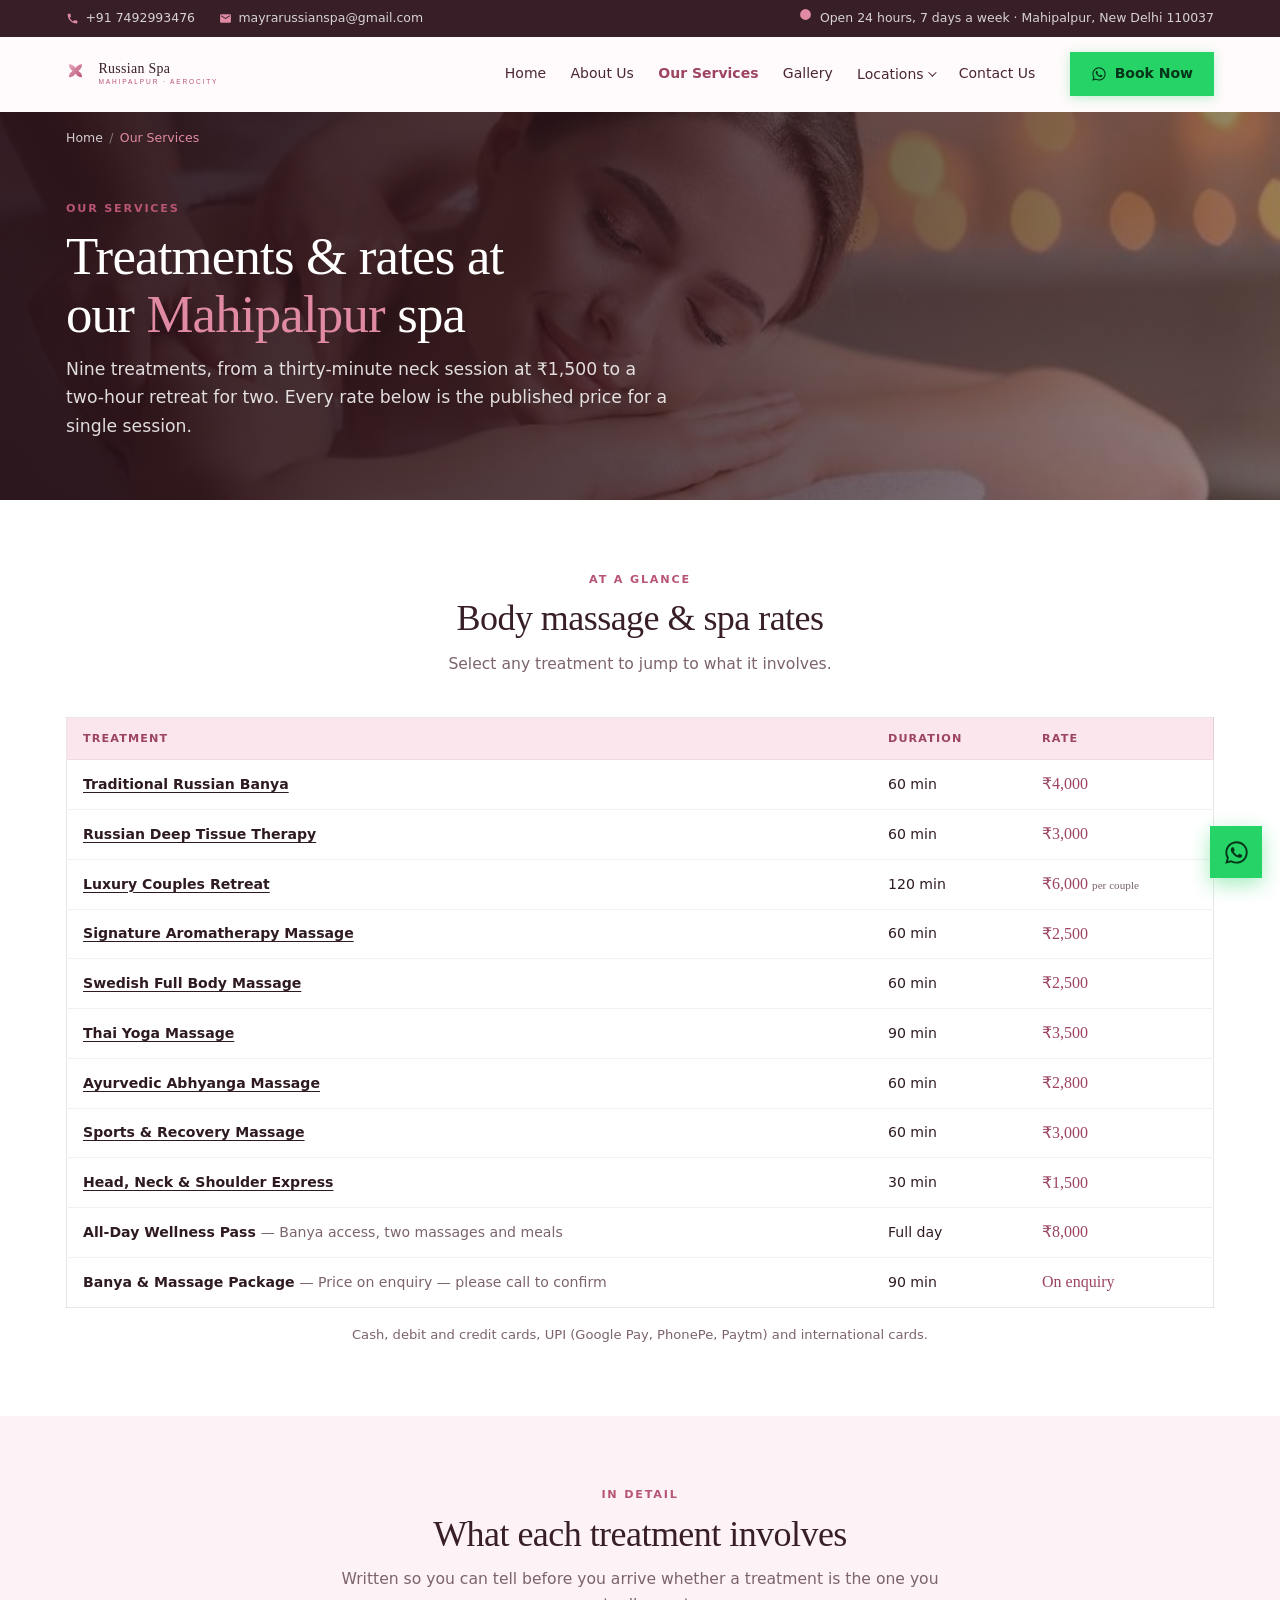
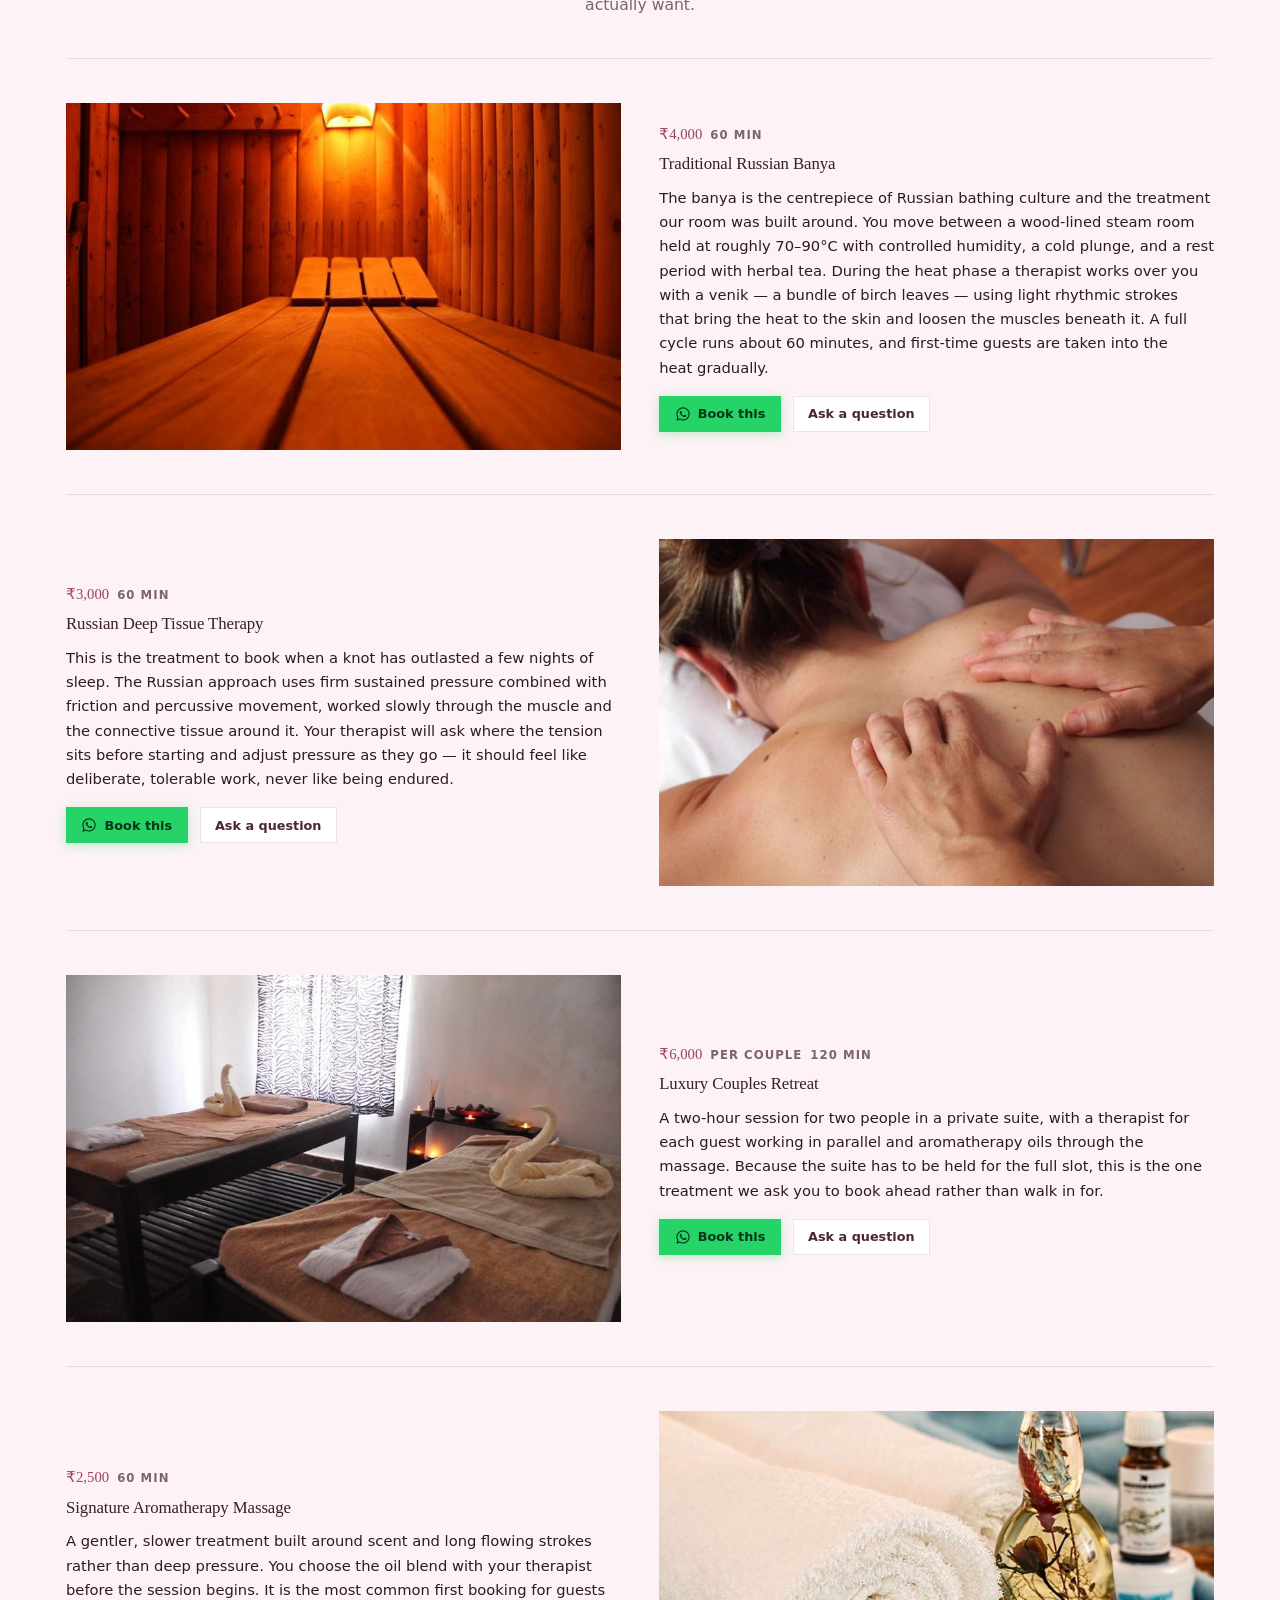
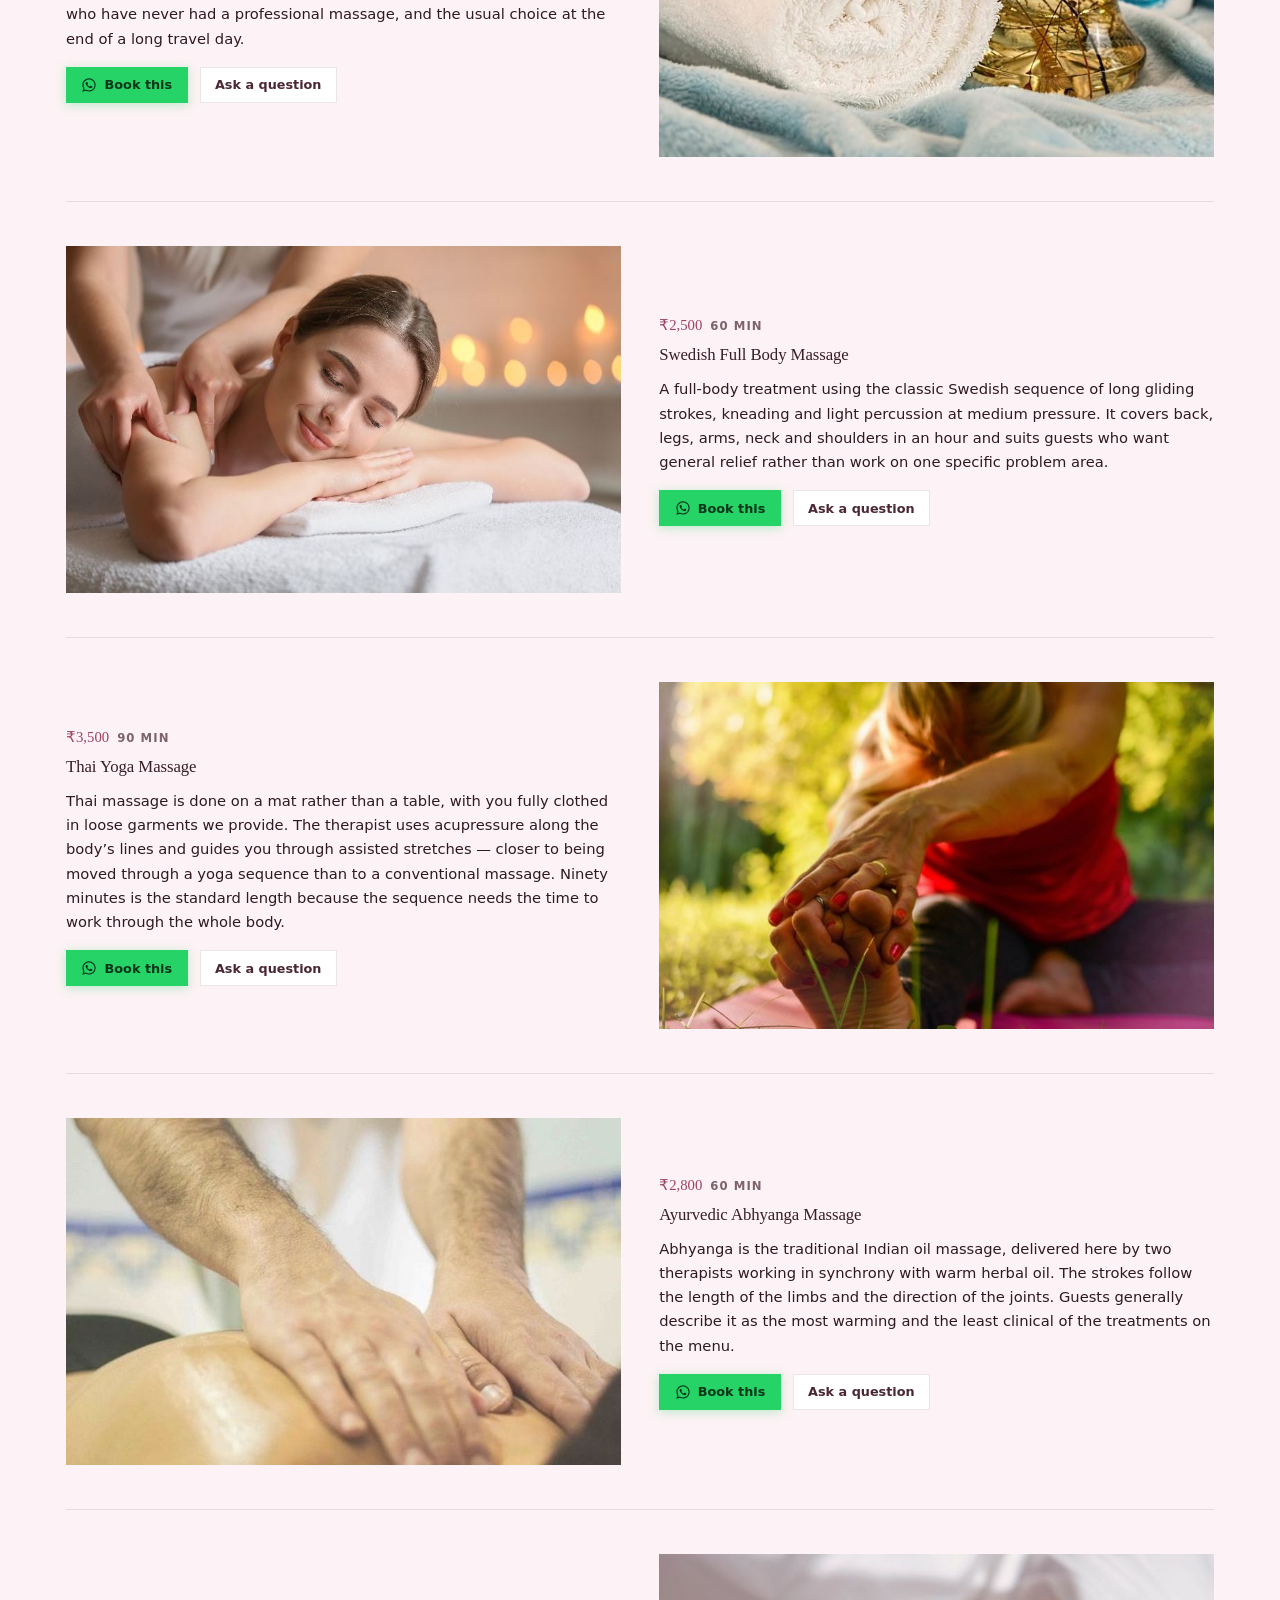
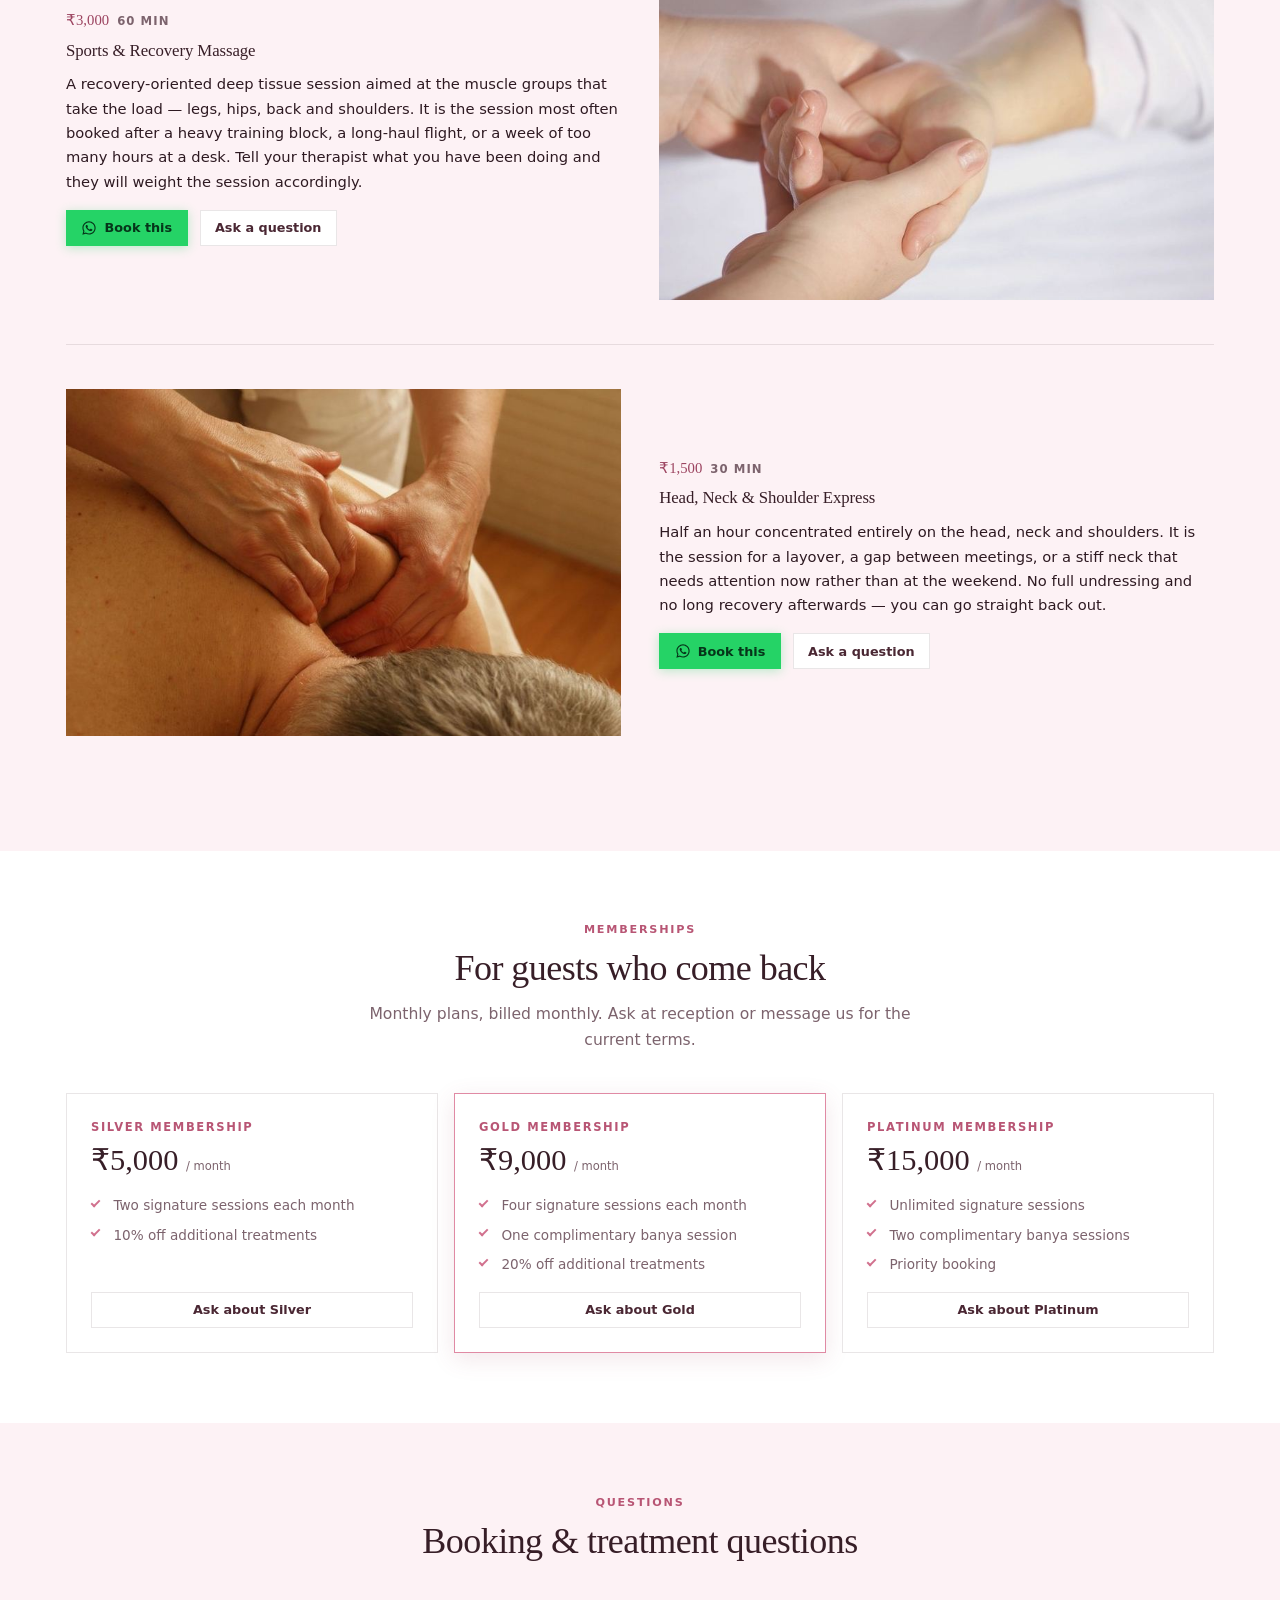
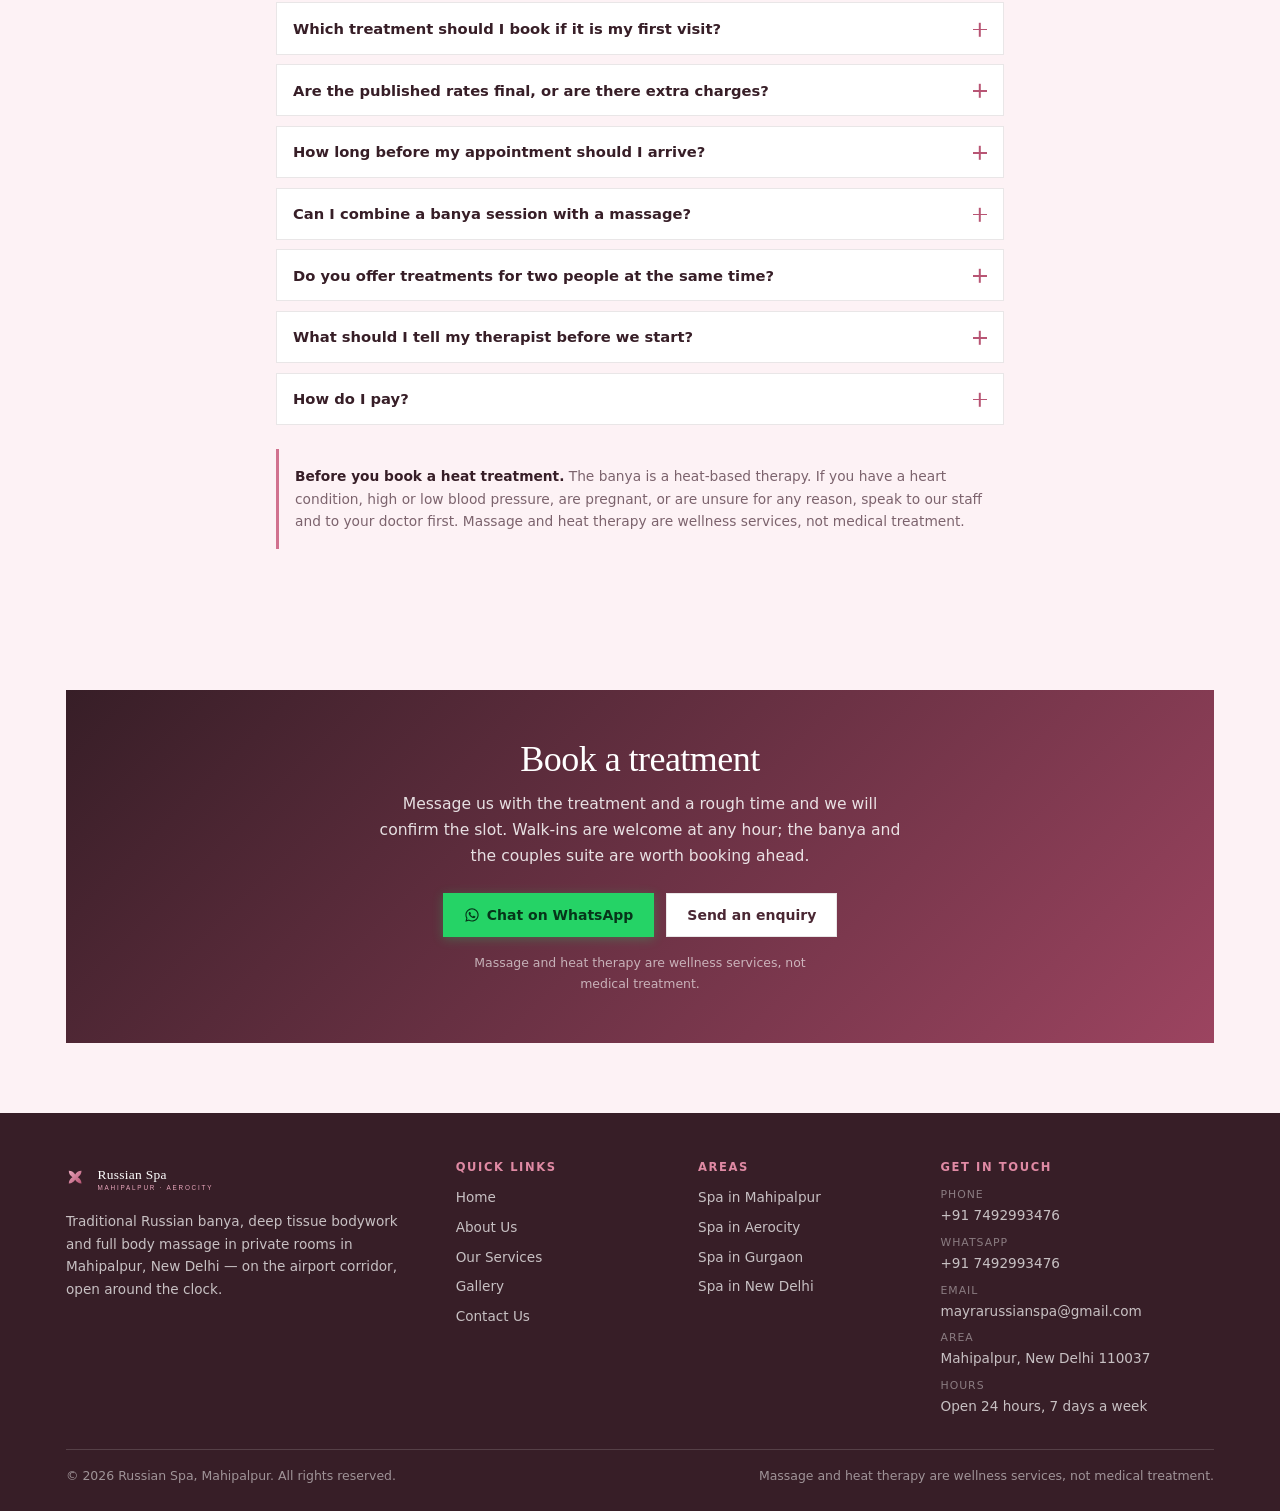
<file: services.html>
<!doctype html>
<html lang="en-IN">
<head>
  <meta charset="UTF-8">
  <meta name="viewport" content="width=device-width, initial-scale=1">

  <title>Spa Services &amp; Rates, Mahipalpur | Massage from ₹1,500</title>
  <meta name="description" content="Nine treatments with published rates: Russian banya ₹4,000, deep tissue ₹3,000, full body massage ₹2,500. Mahipalpur, New Delhi. Open 24 hours.">
  <meta name="robots" content="index, follow, max-image-preview:large">
  <link rel="canonical" href="https://russianspamahipalpuraerocity.in/services.html">

  <meta name="geo.region" content="IN-DL">
  <meta name="geo.placename" content="Mahipalpur, New Delhi">

  <!-- Marks that scripting is available BEFORE the stylesheet is applied, so
       collapsible content renders closed with no flash. Without JS the class
       is never added and those sections stay open and readable. -->
  <script>document.documentElement.className = 'js';</script>

  <link rel="preload" as="image" href="assets/spa/svc-swedish.jpg" fetchpriority="high">
  <link rel="stylesheet" href="css/theme.css">
  <script src="js/theme.js" defer></script>

  <meta property="og:type" content="website">
  <meta property="og:site_name" content="Russian Spa Mahipalpur">
  <meta property="og:locale" content="en_IN">
  <meta property="og:title" content="Spa Services &amp; Rates — Mahipalpur, New Delhi">
  <meta property="og:description" content="Nine treatments with published rates: Russian banya ₹4,000, deep tissue ₹3,000, full body massage ₹2,500. Mahipalpur, New Delhi. Open 24 hours.">
  <meta property="og:url" content="https://russianspamahipalpuraerocity.in/services.html">
  <meta property="og:image" content="https://russianspamahipalpuraerocity.in/assets/spa/svc-swedish.jpg">
  <meta property="og:image:alt" content="Guest receiving a full body massage in a candlelit spa room">

  <meta name="twitter:card" content="summary_large_image">
  <meta name="twitter:title" content="Spa Services &amp; Rates — Mahipalpur, New Delhi">
  <meta name="twitter:description" content="Nine treatments with published rates: Russian banya ₹4,000, deep tissue ₹3,000, full body massage ₹2,500. Mahipalpur, New Delhi. Open 24 hours.">
  <meta name="twitter:image" content="https://russianspamahipalpuraerocity.in/assets/spa/svc-swedish.jpg">

  <link rel="icon" href="assets/brand-assets/favicon.ico" sizes="any">
  <link rel="icon" href="assets/brand-assets/favicon.svg" type="image/svg+xml">
  <link rel="apple-touch-icon" href="assets/brand-assets/apple-touch-icon.png">
  <link rel="manifest" href="site.webmanifest">
  <meta name="theme-color" content="#371E27">

  <script type="application/ld+json">{"@context":"https://schema.org","@graph":[{"@type":["DaySpa","HealthAndBeautyBusiness"],"@id":"https://russianspamahipalpuraerocity.in/#spa","name":"Russian Spa Mahipalpur","description":"Russian banya and body massage spa in Mahipalpur, New Delhi, serving Aerocity, Gurgaon and the wider Delhi NCR. Private treatment rooms, male and female therapists, open 24 hours.","url":"https://russianspamahipalpuraerocity.in/","telephone":"+91 7492993476","email":"mayrarussianspa@gmail.com","image":"https://russianspamahipalpuraerocity.in/assets/spa/hero-spa-massage-mahipalpur.jpg","priceRange":"₹1,500–₹8,000","currenciesAccepted":"INR","paymentAccepted":"Cash, Credit Card, Debit Card, UPI","address":{"@type":"PostalAddress","addressLocality":"Mahipalpur","addressRegion":"Delhi","postalCode":"110037","addressCountry":"IN"},"openingHoursSpecification":[{"@type":"OpeningHoursSpecification","dayOfWeek":["Monday","Tuesday","Wednesday","Thursday","Friday","Saturday","Sunday"],"opens":"00:00","closes":"23:59"}],"areaServed":[{"@type":"Place","name":"Mahipalpur"},{"@type":"Place","name":"Aerocity"},{"@type":"Place","name":"Gurgaon"},{"@type":"Place","name":"New Delhi"},{"@type":"Place","name":"Delhi NCR"}],"hasOfferCatalog":{"@type":"OfferCatalog","name":"Spa and body massage treatments","itemListElement":[{"@type":"Offer","itemOffered":{"@type":"Service","name":"Traditional Russian Banya"},"price":4000,"priceCurrency":"INR","url":"https://russianspamahipalpuraerocity.in/services.html#russian-banya"},{"@type":"Offer","itemOffered":{"@type":"Service","name":"Russian Deep Tissue Therapy"},"price":3000,"priceCurrency":"INR","url":"https://russianspamahipalpuraerocity.in/services.html#deep-tissue"},{"@type":"Offer","itemOffered":{"@type":"Service","name":"Luxury Couples Retreat"},"price":6000,"priceCurrency":"INR","url":"https://russianspamahipalpuraerocity.in/services.html#couples-retreat"},{"@type":"Offer","itemOffered":{"@type":"Service","name":"Signature Aromatherapy Massage"},"price":2500,"priceCurrency":"INR","url":"https://russianspamahipalpuraerocity.in/services.html#aromatherapy"},{"@type":"Offer","itemOffered":{"@type":"Service","name":"Swedish Full Body Massage"},"price":2500,"priceCurrency":"INR","url":"https://russianspamahipalpuraerocity.in/services.html#swedish"},{"@type":"Offer","itemOffered":{"@type":"Service","name":"Thai Yoga Massage"},"price":3500,"priceCurrency":"INR","url":"https://russianspamahipalpuraerocity.in/services.html#thai-yoga"},{"@type":"Offer","itemOffered":{"@type":"Service","name":"Ayurvedic Abhyanga Massage"},"price":2800,"priceCurrency":"INR","url":"https://russianspamahipalpuraerocity.in/services.html#abhyanga"},{"@type":"Offer","itemOffered":{"@type":"Service","name":"Sports & Recovery Massage"},"price":3000,"priceCurrency":"INR","url":"https://russianspamahipalpuraerocity.in/services.html#sports-recovery"},{"@type":"Offer","itemOffered":{"@type":"Service","name":"Head, Neck & Shoulder Express"},"price":1500,"priceCurrency":"INR","url":"https://russianspamahipalpuraerocity.in/services.html#express"}]}},{"@type":"WebSite","@id":"https://russianspamahipalpuraerocity.in/#website","url":"https://russianspamahipalpuraerocity.in/","name":"Russian Spa Mahipalpur","inLanguage":"en-IN","publisher":{"@id":"https://russianspamahipalpuraerocity.in/#spa"}},{"@type":"WebPage","@id":"https://russianspamahipalpuraerocity.in/services.html#webpage","url":"https://russianspamahipalpuraerocity.in/services.html","name":"Spa Services & Rates, Mahipalpur | Massage from ₹1,500","description":"Nine treatments with published rates: Russian banya ₹4,000, deep tissue ₹3,000, full body massage ₹2,500. Mahipalpur, New Delhi. Open 24 hours.","isPartOf":{"@id":"https://russianspamahipalpuraerocity.in/#website"},"about":{"@id":"https://russianspamahipalpuraerocity.in/#spa"},"primaryImageOfPage":"https://russianspamahipalpuraerocity.in/assets/spa/svc-swedish.jpg"},{"@type":"BreadcrumbList","@id":"https://russianspamahipalpuraerocity.in/services.html#breadcrumb","itemListElement":[{"@type":"ListItem","position":1,"name":"Home","item":"https://russianspamahipalpuraerocity.in/"},{"@type":"ListItem","position":2,"name":"Our Services"}]},{"@type":"FAQPage","@id":"https://russianspamahipalpuraerocity.in/services.html#faq","mainEntity":[{"@type":"Question","name":"Which treatment should I book if it is my first visit?","acceptedAnswer":{"@type":"Answer","text":"If you want the thing that makes this a Russian spa, book the banya. If you have a specific ache, book deep tissue and tell the therapist where it is. If you are not sure and simply want an hour of quiet, the signature aromatherapy or the Swedish full body massage are the easiest places to start."}},{"@type":"Question","name":"Are the published rates final, or are there extra charges?","acceptedAnswer":{"@type":"Answer","text":"The rates on this page are the published price for a single session. Message or call to confirm the current rate before you book — we would rather you heard the number from us than assumed it from a web page. The price you are quoted is the price you pay."}},{"@type":"Question","name":"How long before my appointment should I arrive?","acceptedAnswer":{"@type":"Answer","text":"Ten minutes is comfortable. That covers changing, locking up your belongings, and a short conversation with your therapist about pressure and problem areas before the clock starts on your session."}},{"@type":"Question","name":"Can I combine a banya session with a massage?","acceptedAnswer":{"@type":"Answer","text":"Yes — it is the most common combination, and the banya is usually taken first so the massage lands on warm muscle. The ninety-minute combined package is priced on enquiry; please message us for the current rate."}},{"@type":"Question","name":"Do you offer treatments for two people at the same time?","acceptedAnswer":{"@type":"Answer","text":"Yes. The couples retreat is a two-hour session in a private suite with a therapist for each guest working in parallel. Because the suite is held for the full slot, this one should be booked in advance rather than walked in for."}},{"@type":"Question","name":"What should I tell my therapist before we start?","acceptedAnswer":{"@type":"Answer","text":"Anything relevant: injuries, recent surgery, pregnancy, skin conditions, heart or blood pressure conditions, and how much pressure you actually want. Our treatments are wellness services rather than medical treatment, so if you have a health condition, check with your doctor first and tell us what they advised."}},{"@type":"Question","name":"How do I pay?","acceptedAnswer":{"@type":"Answer","text":"Cash, debit and credit cards, UPI (Google Pay, PhonePe, Paytm) and international cards."}}]}]}</script>
</head>
<body>
  <svg width="0" height="0" style="position:absolute" aria-hidden="true" focusable="false"><defs>
    <symbol id="i-wa" viewBox="0 0 24 24"><path d="M12.04 2C6.58 2 2.13 6.45 2.13 11.91c0 1.75.46 3.46 1.32 4.96L2 22l5.25-1.38a9.9 9.9 0 0 0 4.79 1.22h.01c5.46 0 9.91-4.45 9.91-9.91 0-2.65-1.03-5.14-2.9-7.01A9.82 9.82 0 0 0 12.04 2Zm0 18.15h-.01a8.2 8.2 0 0 1-4.19-1.15l-.3-.18-3.12.82.83-3.04-.2-.31a8.22 8.22 0 0 1-1.26-4.38c0-4.54 3.7-8.23 8.25-8.23 2.2 0 4.27.86 5.83 2.42a8.19 8.19 0 0 1 2.41 5.82c0 4.54-3.7 8.23-8.24 8.23Zm4.52-6.16c-.25-.12-1.47-.72-1.69-.81-.23-.08-.39-.12-.56.13-.16.24-.64.8-.79.97-.14.16-.29.18-.54.06-.25-.13-1.05-.39-1.99-1.23-.74-.66-1.24-1.47-1.38-1.72-.15-.25-.02-.38.11-.5.11-.11.25-.29.37-.43.13-.15.17-.25.25-.41.08-.17.04-.31-.02-.43-.06-.12-.56-1.34-.76-1.84-.2-.48-.41-.42-.56-.43h-.48c-.17 0-.43.06-.66.31-.22.25-.87.85-.87 2.07s.89 2.4 1.02 2.56c.12.17 1.75 2.67 4.23 3.74.59.26 1.05.41 1.41.52.59.19 1.13.16 1.56.1.47-.07 1.47-.6 1.67-1.18.21-.58.21-1.07.15-1.18-.06-.1-.23-.17-.48-.29Z"/></symbol>
    <symbol id="i-tel" viewBox="0 0 24 24"><path d="M6.6 10.8a15.1 15.1 0 0 0 6.6 6.6l2.2-2.2c.3-.3.7-.4 1-.2 1.1.4 2.3.6 3.6.6.6 0 1 .4 1 1V20c0 .6-.4 1-1 1-9.4 0-17-7.6-17-17 0-.6.4-1 1-1h3.5c.6 0 1 .4 1 1 0 1.2.2 2.4.6 3.6.1.3 0 .7-.2 1l-2.3 2.2Z"/></symbol>
    <symbol id="i-mail" viewBox="0 0 24 24"><path d="M20 4H4a2 2 0 0 0-2 2v12a2 2 0 0 0 2 2h16a2 2 0 0 0 2-2V6a2 2 0 0 0-2-2Zm0 4-8 5-8-5V6l8 5 8-5Z"/></symbol>
    <symbol id="i-clock" viewBox="0 0 24 24"><path d="M12 2a10 10 0 1 0 0 20 10 10 0 0 0 0-20Zm1 10.6V6h-2v7.4l5.2 3.1 1-1.7-4.2-2.2Z"/></symbol>
    <symbol id="i-close" viewBox="0 0 24 24"><path d="M6.4 5 5 6.4 10.6 12 5 17.6 6.4 19 12 13.4 17.6 19 19 17.6 13.4 12 19 6.4 17.6 5 12 10.6Z"/></symbol>
    <symbol id="i-pin" viewBox="0 0 24 24"><path d="M12 2a7 7 0 0 0-7 7c0 5.25 7 13 7 13s7-7.75 7-13a7 7 0 0 0-7-7Zm0 9.5A2.5 2.5 0 1 1 14.5 9 2.5 2.5 0 0 1 12 11.5Z"/></symbol>
  </defs></svg>

  <a class="skip-link" href="#main-content">Skip to content</a>
  <div id="top-sentinel" aria-hidden="true"></div>

  <div class="topbar">
    <div class="wrap topbar__inner">
      <div class="topbar__links">
        <a href="tel:+917492993476"><svg class="ico" aria-hidden="true" focusable="false"><use href="#i-tel"/></svg> +91 7492993476</a>
        <a href="mailto:mayrarussianspa@gmail.com"><svg class="ico" aria-hidden="true" focusable="false"><use href="#i-mail"/></svg> mayrarussianspa@gmail.com</a>
      </div>
      <span class="topbar__hours"><svg class="ico" aria-hidden="true" focusable="false"><use href="#i-clock"/></svg>&nbsp; Open 24 hours, 7 days a week · Mahipalpur, New Delhi 110037</span>
    </div>
  </div>

  <header class="header">
    <div class="wrap header__inner">
      <a class="brand" href="index.html" aria-label="Russian spa in Mahipalpur and Aerocity — home">
        <svg viewBox="0 0 230 50" width="230" height="50" role="img" aria-label="Russian spa in Mahipalpur and Aerocity, New Delhi" focusable="false">
          <defs>
            <linearGradient id="wm-hdr" x1="0" y1="0" x2="1" y2="1">
              <stop offset="0" stop-color="#E8A6BC"/><stop offset="1" stop-color="#B85574"/>
            </linearGradient>
          </defs>
          <path fill="url(#wm-hdr)" d="M18 5c0 5.2-2.8 8.3-6 10.4 3.2 2.1 6 5.2 6 10.4-5.2 0-8.3-2.8-10.4-6-2.1 3.2-5.2 6-10.4 6 0-5.2 2.8-8.3 6-10.4-3.2-2.1-6-5.2-6-10.4 5.2 0 8.3 2.8 10.4 6C9.7 7.8 12.8 5 18 5Z" transform="translate(6,9) scale(.82)"/>
          <text x="42" y="24" font-family="Georgia, serif" font-size="18" letter-spacing=".4" fill="currentColor">Russian Spa</text>
          <text x="42" y="39" font-family="Helvetica, Arial, sans-serif" font-size="8.5" letter-spacing="2.4" fill="#B85574">MAHIPALPUR &#183; AEROCITY</text>
        </svg>
      </a>

      <nav class="nav" aria-label="Primary">
        <ul class="nav__list">
          <li><a class="nav__link" href="index.html">Home</a></li>
          <li><a class="nav__link" href="about.html">About Us</a></li>
          <li><a class="nav__link" href="services.html" aria-current="page">Our Services</a></li>
          <li><a class="nav__link" href="gallery.html">Gallery</a></li>
          <li class="nav__item">
            <button class="nav__link nav__toggle" type="button" aria-expanded="false" aria-controls="loc-menu">
              Locations <span class="chev" aria-hidden="true"></span>
            </button>
            <ul class="nav__menu" id="loc-menu">
              <li><a href="russian-spa-in-mahipalpur.html">Spa in Mahipalpur</a></li>
              <li><a href="russian-spa-in-aerocity.html">Spa in Aerocity</a></li>
              <li><a href="russian-spa-in-gurgaon.html">Spa in Gurgaon</a></li>
              <li><a href="russian-spa-in-new-delhi.html">Spa in New Delhi</a></li>
            </ul>
          </li>
          <li><a class="nav__link" href="contact.html">Contact Us</a></li>
        </ul>
      </nav>

      <a class="btn btn--wa header__cta" href="https://wa.me/917492993476?text=Hello%2C%20I%20would%20like%20to%20book%20a%20session%20at%20your%20Mahipalpur%20spa." rel="noopener" target="_blank"><svg class="ico" aria-hidden="true" focusable="false"><use href="#i-wa"/></svg> Book Now</a>

      <button class="nav-trigger" type="button" aria-expanded="false" aria-controls="mobile-drawer" aria-label="Open menu">
        <span aria-hidden="true"></span><span aria-hidden="true"></span><span aria-hidden="true"></span>
      </button>
    </div>
  </header>

  <div class="drawer" id="mobile-drawer">
    <div class="drawer__top">
      <a class="brand" href="index.html" aria-label="Russian spa in Mahipalpur and Aerocity — home">
        <svg viewBox="0 0 230 50" width="230" height="50" role="img" aria-label="Russian spa in Mahipalpur and Aerocity, New Delhi" focusable="false">
          <defs>
            <linearGradient id="wm-drw" x1="0" y1="0" x2="1" y2="1">
              <stop offset="0" stop-color="#E8A6BC"/><stop offset="1" stop-color="#B85574"/>
            </linearGradient>
          </defs>
          <path fill="url(#wm-drw)" d="M18 5c0 5.2-2.8 8.3-6 10.4 3.2 2.1 6 5.2 6 10.4-5.2 0-8.3-2.8-10.4-6-2.1 3.2-5.2 6-10.4 6 0-5.2 2.8-8.3 6-10.4-3.2-2.1-6-5.2-6-10.4 5.2 0 8.3 2.8 10.4 6C9.7 7.8 12.8 5 18 5Z" transform="translate(6,9) scale(.82)"/>
          <text x="42" y="24" font-family="Georgia, serif" font-size="18" letter-spacing=".4" fill="currentColor">Russian Spa</text>
          <text x="42" y="39" font-family="Helvetica, Arial, sans-serif" font-size="8.5" letter-spacing="2.4" fill="#B85574">MAHIPALPUR &#183; AEROCITY</text>
        </svg>
      </a>
      <button class="drawer__close" type="button" data-close-drawer aria-label="Close menu">
        <svg class="ico" aria-hidden="true" focusable="false"><use href="#i-close"/></svg>
      </button>
    </div>

    <nav aria-label="Mobile">
      <ul class="drawer__list">
        <li><a class="drawer__link" href="index.html">Home</a></li>
        <li><a class="drawer__link" href="about.html">About Us</a></li>
        <li><a class="drawer__link" href="services.html" aria-current="page">Our Services</a></li>
        <li><a class="drawer__link" href="gallery.html">Gallery</a></li>
        <li>
          <button class="drawer__link" type="button" aria-expanded="false" aria-controls="drawer-loc">
            Locations <span class="chev" aria-hidden="true"></span>
          </button>
          <div class="drawer__sub" id="drawer-loc">
            <div><ul>
              <li><a href="russian-spa-in-mahipalpur.html">Spa in Mahipalpur</a></li>
              <li><a href="russian-spa-in-aerocity.html">Spa in Aerocity</a></li>
              <li><a href="russian-spa-in-gurgaon.html">Spa in Gurgaon</a></li>
              <li><a href="russian-spa-in-new-delhi.html">Spa in New Delhi</a></li>
            </ul></div>
          </div>
        </li>
        <li><a class="drawer__link" href="contact.html">Contact Us</a></li>
      </ul>
    </nav>

    <div class="drawer__foot">
      <a class="btn btn--wa btn--block" href="https://wa.me/917492993476?text=Hello%2C%20I%20would%20like%20to%20book%20a%20session%20at%20your%20Mahipalpur%20spa." rel="noopener" target="_blank"><svg class="ico" aria-hidden="true" focusable="false"><use href="#i-wa"/></svg> Book on WhatsApp</a>
      <a class="btn btn--outline btn--block" href="tel:+917492993476"><svg class="ico" aria-hidden="true" focusable="false"><use href="#i-tel"/></svg> Call +91 7492993476</a>
      <p>Open 24 hours, 7 days a week · Mahipalpur, New Delhi 110037</p>
    </div>
  </div>


  <main id="main-content">

    <section class="phero">
      <div class="phero__bg" aria-hidden="true">
        <img src="assets/spa/svc-swedish.jpg" alt="" width="800" height="500" fetchpriority="high" decoding="async">
      </div>
      <div class="wrap">
        <nav class="crumb" aria-label="Breadcrumb">
          <ol>
          <li><a href="index.html">Home</a></li>
          <li><span aria-current="page">Our Services</span></li>
          </ol>
        </nav>
        <div class="phero__inner">
          <span class="eyebrow">Our services</span>
          <h1>Treatments &amp; rates at our <em>Mahipalpur</em> spa</h1>
          <p class="phero__lead">Nine treatments, from a thirty-minute neck session at ₹1,500 to a two-hour retreat for two. Every rate below is the published price for a single session.</p>
        </div>
      </div>
    </section>

    <!-- ========================== RATE CARD =========================== -->
    <section class="section section--white" id="rates">
      <div class="wrap">
        <div class="section-head" data-reveal>
          <span class="eyebrow">At a glance</span>
          <h2>Body massage &amp; spa rates</h2>
          <p>Select any treatment to jump to what it involves.</p>
        </div>

        <div class="rates__scroll" data-reveal>
          <table class="rates">
            <caption class="sr-only">Treatments, durations and rates</caption>
            <thead>
              <tr><th scope="col">Treatment</th><th scope="col">Duration</th><th scope="col">Rate</th></tr>
            </thead>
            <tbody>
              <tr>
                <th scope="row"><a href="#russian-banya" style="color:inherit">Traditional Russian Banya</a></th>
                <td>60 min</td>
                <td>₹4,000</td>
              </tr>
              <tr>
                <th scope="row"><a href="#deep-tissue" style="color:inherit">Russian Deep Tissue Therapy</a></th>
                <td>60 min</td>
                <td>₹3,000</td>
              </tr>
              <tr>
                <th scope="row"><a href="#couples-retreat" style="color:inherit">Luxury Couples Retreat</a></th>
                <td>120 min</td>
                <td>₹6,000 <span style="font-size:.7rem;color:var(--muted)">per couple</span></td>
              </tr>
              <tr>
                <th scope="row"><a href="#aromatherapy" style="color:inherit">Signature Aromatherapy Massage</a></th>
                <td>60 min</td>
                <td>₹2,500</td>
              </tr>
              <tr>
                <th scope="row"><a href="#swedish" style="color:inherit">Swedish Full Body Massage</a></th>
                <td>60 min</td>
                <td>₹2,500</td>
              </tr>
              <tr>
                <th scope="row"><a href="#thai-yoga" style="color:inherit">Thai Yoga Massage</a></th>
                <td>90 min</td>
                <td>₹3,500</td>
              </tr>
              <tr>
                <th scope="row"><a href="#abhyanga" style="color:inherit">Ayurvedic Abhyanga Massage</a></th>
                <td>60 min</td>
                <td>₹2,800</td>
              </tr>
              <tr>
                <th scope="row"><a href="#sports-recovery" style="color:inherit">Sports &amp; Recovery Massage</a></th>
                <td>60 min</td>
                <td>₹3,000</td>
              </tr>
              <tr>
                <th scope="row"><a href="#express" style="color:inherit">Head, Neck &amp; Shoulder Express</a></th>
                <td>30 min</td>
                <td>₹1,500</td>
              </tr>
              <tr>
                <th scope="row">All-Day Wellness Pass <span style="font-weight:400;color:var(--muted)">— Banya access, two massages and meals</span></th>
                <td>Full day</td>
                <td>₹8,000</td>
              </tr>
              <tr>
                <th scope="row">Banya &amp; Massage Package <span style="font-weight:400;color:var(--muted)">— Price on enquiry — please call to confirm</span></th>
                <td>90 min</td>
                <td>On enquiry</td>
              </tr>
            </tbody>
          </table>
        </div>

        <p style="text-align:center;margin-top:var(--sp-4);font-size:.82rem;color:var(--muted)">
          Cash, debit and credit cards, UPI (Google Pay, PhonePe, Paytm) and international cards.
        </p>
      </div>
    </section>

    <!-- ======================= TREATMENT DETAIL ====================== -->
    <section class="section section--blush">
      <div class="wrap">
        <div class="section-head" data-reveal>
          <span class="eyebrow">In detail</span>
          <h2>What each treatment involves</h2>
          <p>Written so you can tell before you arrive whether a treatment is the one you actually want.</p>
        </div>
      <article class="svc" id="russian-banya">
        <div class="svc__media" data-reveal>
          <img src="assets/spa/svc-russian-banya.jpg" alt="Warmly lit wooden sauna cabin of the kind used for a Russian banya session" width="800" height="500"
               loading="lazy" decoding="async">
        </div>
        <div data-reveal>
          <p class="svc__price">₹4,000 <span>60 min</span></p>
          <h3>Traditional Russian Banya</h3>
          <p>The banya is the centrepiece of Russian bathing culture and the treatment our room was built around. You move between a wood-lined steam room held at roughly 70–90°C with controlled humidity, a cold plunge, and a rest period with herbal tea. During the heat phase a therapist works over you with a venik — a bundle of birch leaves — using light rhythmic strokes that bring the heat to the skin and loosen the muscles beneath it. A full cycle runs about 60 minutes, and first-time guests are taken into the heat gradually.</p>
          <div class="btn-row" style="margin-top:var(--sp-4)">
            <a class="btn btn--wa btn--sm" href="https://wa.me/917492993476?text=Hello%2C%20I%20would%20like%20to%20book%20the%20Traditional%20Russian%20Banya%20(60%20min%2C%20%E2%82%B94%2C000)." rel="noopener" target="_blank"><svg class="ico" aria-hidden="true" focusable="false"><use href="#i-wa"/></svg> Book this</a>
            <a class="btn btn--outline btn--sm" href="contact.html">Ask a question</a>
          </div>
        </div>
      </article>
      <article class="svc svc--flip" id="deep-tissue">
        <div class="svc__media" data-reveal>
          <img src="assets/spa/svc-deep-tissue.jpg" alt="Therapist applying firm pressure across a guest&rsquo;s upper back and shoulders" width="800" height="500"
               loading="lazy" decoding="async">
        </div>
        <div data-reveal>
          <p class="svc__price">₹3,000 <span>60 min</span></p>
          <h3>Russian Deep Tissue Therapy</h3>
          <p>This is the treatment to book when a knot has outlasted a few nights of sleep. The Russian approach uses firm sustained pressure combined with friction and percussive movement, worked slowly through the muscle and the connective tissue around it. Your therapist will ask where the tension sits before starting and adjust pressure as they go — it should feel like deliberate, tolerable work, never like being endured.</p>
          <div class="btn-row" style="margin-top:var(--sp-4)">
            <a class="btn btn--wa btn--sm" href="https://wa.me/917492993476?text=Hello%2C%20I%20would%20like%20to%20book%20the%20Russian%20Deep%20Tissue%20Therapy%20(60%20min%2C%20%E2%82%B93%2C000)." rel="noopener" target="_blank"><svg class="ico" aria-hidden="true" focusable="false"><use href="#i-wa"/></svg> Book this</a>
            <a class="btn btn--outline btn--sm" href="contact.html">Ask a question</a>
          </div>
        </div>
      </article>
      <article class="svc" id="couples-retreat">
        <div class="svc__media" data-reveal>
          <img src="assets/spa/svc-couples-retreat.jpg" alt="Private treatment suite set with two massage tables, towels and candles" width="800" height="500"
               loading="lazy" decoding="async">
        </div>
        <div data-reveal>
          <p class="svc__price">₹6,000 <span>per couple</span> <span>120 min</span></p>
          <h3>Luxury Couples Retreat</h3>
          <p>A two-hour session for two people in a private suite, with a therapist for each guest working in parallel and aromatherapy oils through the massage. Because the suite has to be held for the full slot, this is the one treatment we ask you to book ahead rather than walk in for.</p>
          <div class="btn-row" style="margin-top:var(--sp-4)">
            <a class="btn btn--wa btn--sm" href="https://wa.me/917492993476?text=Hello%2C%20I%20would%20like%20to%20book%20the%20Luxury%20Couples%20Retreat%20(120%20min%2C%20%E2%82%B96%2C000)." rel="noopener" target="_blank"><svg class="ico" aria-hidden="true" focusable="false"><use href="#i-wa"/></svg> Book this</a>
            <a class="btn btn--outline btn--sm" href="contact.html">Ask a question</a>
          </div>
        </div>
      </article>
      <article class="svc svc--flip" id="aromatherapy">
        <div class="svc__media" data-reveal>
          <img src="assets/spa/svc-aromatherapy.jpg" alt="Rolled towel beside an aromatherapy oil bottle on a treatment bed" width="800" height="500"
               loading="lazy" decoding="async">
        </div>
        <div data-reveal>
          <p class="svc__price">₹2,500 <span>60 min</span></p>
          <h3>Signature Aromatherapy Massage</h3>
          <p>A gentler, slower treatment built around scent and long flowing strokes rather than deep pressure. You choose the oil blend with your therapist before the session begins. It is the most common first booking for guests who have never had a professional massage, and the usual choice at the end of a long travel day.</p>
          <div class="btn-row" style="margin-top:var(--sp-4)">
            <a class="btn btn--wa btn--sm" href="https://wa.me/917492993476?text=Hello%2C%20I%20would%20like%20to%20book%20the%20Signature%20Aromatherapy%20Massage%20(60%20min%2C%20%E2%82%B92%2C500)." rel="noopener" target="_blank"><svg class="ico" aria-hidden="true" focusable="false"><use href="#i-wa"/></svg> Book this</a>
            <a class="btn btn--outline btn--sm" href="contact.html">Ask a question</a>
          </div>
        </div>
      </article>
      <article class="svc" id="swedish">
        <div class="svc__media" data-reveal>
          <img src="assets/spa/svc-swedish.jpg" alt="Guest receiving a full body Swedish massage in a candlelit room" width="800" height="500"
               loading="lazy" decoding="async">
        </div>
        <div data-reveal>
          <p class="svc__price">₹2,500 <span>60 min</span></p>
          <h3>Swedish Full Body Massage</h3>
          <p>A full-body treatment using the classic Swedish sequence of long gliding strokes, kneading and light percussion at medium pressure. It covers back, legs, arms, neck and shoulders in an hour and suits guests who want general relief rather than work on one specific problem area.</p>
          <div class="btn-row" style="margin-top:var(--sp-4)">
            <a class="btn btn--wa btn--sm" href="https://wa.me/917492993476?text=Hello%2C%20I%20would%20like%20to%20book%20the%20Swedish%20Full%20Body%20Massage%20(60%20min%2C%20%E2%82%B92%2C500)." rel="noopener" target="_blank"><svg class="ico" aria-hidden="true" focusable="false"><use href="#i-wa"/></svg> Book this</a>
            <a class="btn btn--outline btn--sm" href="contact.html">Ask a question</a>
          </div>
        </div>
      </article>
      <article class="svc svc--flip" id="thai-yoga">
        <div class="svc__media" data-reveal>
          <img src="assets/spa/svc-thai-yoga.jpg" alt="Assisted stretch applied to a clothed guest resting on a floor mat" width="800" height="500"
               loading="lazy" decoding="async">
        </div>
        <div data-reveal>
          <p class="svc__price">₹3,500 <span>90 min</span></p>
          <h3>Thai Yoga Massage</h3>
          <p>Thai massage is done on a mat rather than a table, with you fully clothed in loose garments we provide. The therapist uses acupressure along the body’s lines and guides you through assisted stretches — closer to being moved through a yoga sequence than to a conventional massage. Ninety minutes is the standard length because the sequence needs the time to work through the whole body.</p>
          <div class="btn-row" style="margin-top:var(--sp-4)">
            <a class="btn btn--wa btn--sm" href="https://wa.me/917492993476?text=Hello%2C%20I%20would%20like%20to%20book%20the%20Thai%20Yoga%20Massage%20(90%20min%2C%20%E2%82%B93%2C500)." rel="noopener" target="_blank"><svg class="ico" aria-hidden="true" focusable="false"><use href="#i-wa"/></svg> Book this</a>
            <a class="btn btn--outline btn--sm" href="contact.html">Ask a question</a>
          </div>
        </div>
      </article>
      <article class="svc" id="abhyanga">
        <div class="svc__media" data-reveal>
          <img src="assets/spa/svc-abhyanga.jpg" alt="Therapist working warm oil along a guest&rsquo;s back with both hands" width="800" height="500"
               loading="lazy" decoding="async">
        </div>
        <div data-reveal>
          <p class="svc__price">₹2,800 <span>60 min</span></p>
          <h3>Ayurvedic Abhyanga Massage</h3>
          <p>Abhyanga is the traditional Indian oil massage, delivered here by two therapists working in synchrony with warm herbal oil. The strokes follow the length of the limbs and the direction of the joints. Guests generally describe it as the most warming and the least clinical of the treatments on the menu.</p>
          <div class="btn-row" style="margin-top:var(--sp-4)">
            <a class="btn btn--wa btn--sm" href="https://wa.me/917492993476?text=Hello%2C%20I%20would%20like%20to%20book%20the%20Ayurvedic%20Abhyanga%20Massage%20(60%20min%2C%20%E2%82%B92%2C800)." rel="noopener" target="_blank"><svg class="ico" aria-hidden="true" focusable="false"><use href="#i-wa"/></svg> Book this</a>
            <a class="btn btn--outline btn--sm" href="contact.html">Ask a question</a>
          </div>
        </div>
      </article>
      <article class="svc svc--flip" id="sports-recovery">
        <div class="svc__media" data-reveal>
          <img src="assets/spa/svc-sports-recovery.jpg" alt="Focused recovery massage being applied to a guest&rsquo;s arm and hand" width="800" height="500"
               loading="lazy" decoding="async">
        </div>
        <div data-reveal>
          <p class="svc__price">₹3,000 <span>60 min</span></p>
          <h3>Sports &amp; Recovery Massage</h3>
          <p>A recovery-oriented deep tissue session aimed at the muscle groups that take the load — legs, hips, back and shoulders. It is the session most often booked after a heavy training block, a long-haul flight, or a week of too many hours at a desk. Tell your therapist what you have been doing and they will weight the session accordingly.</p>
          <div class="btn-row" style="margin-top:var(--sp-4)">
            <a class="btn btn--wa btn--sm" href="https://wa.me/917492993476?text=Hello%2C%20I%20would%20like%20to%20book%20the%20Sports%20%26%20Recovery%20Massage%20(60%20min%2C%20%E2%82%B93%2C000)." rel="noopener" target="_blank"><svg class="ico" aria-hidden="true" focusable="false"><use href="#i-wa"/></svg> Book this</a>
            <a class="btn btn--outline btn--sm" href="contact.html">Ask a question</a>
          </div>
        </div>
      </article>
      <article class="svc" id="express">
        <div class="svc__media" data-reveal>
          <img src="assets/spa/svc-express.jpg" alt="Seated neck and shoulder massage during a short express session" width="800" height="500"
               loading="lazy" decoding="async">
        </div>
        <div data-reveal>
          <p class="svc__price">₹1,500 <span>30 min</span></p>
          <h3>Head, Neck &amp; Shoulder Express</h3>
          <p>Half an hour concentrated entirely on the head, neck and shoulders. It is the session for a layover, a gap between meetings, or a stiff neck that needs attention now rather than at the weekend. No full undressing and no long recovery afterwards — you can go straight back out.</p>
          <div class="btn-row" style="margin-top:var(--sp-4)">
            <a class="btn btn--wa btn--sm" href="https://wa.me/917492993476?text=Hello%2C%20I%20would%20like%20to%20book%20the%20Head%2C%20Neck%20%26%20Shoulder%20Express%20(30%20min%2C%20%E2%82%B91%2C500)." rel="noopener" target="_blank"><svg class="ico" aria-hidden="true" focusable="false"><use href="#i-wa"/></svg> Book this</a>
            <a class="btn btn--outline btn--sm" href="contact.html">Ask a question</a>
          </div>
        </div>
      </article>
      </div>
    </section>

    <!-- ========================= MEMBERSHIPS ========================= -->
    <section class="section section--white">
      <div class="wrap">
        <div class="section-head" data-reveal>
          <span class="eyebrow">Memberships</span>
          <h2>For guests who come back</h2>
          <p>Monthly plans, billed monthly. Ask at reception or message us for the current terms.</p>
        </div>
        <div class="grid grid--3">
            <div class="plan" data-reveal>
              <p class="plan__name">Silver membership</p>
              <p class="plan__price">₹5,000 <small>/ month</small></p>
              <ul>
                <li>Two signature sessions each month</li>
                <li>10% off additional treatments</li>
              </ul>
              <a class="btn btn--outline btn--sm" href="https://wa.me/917492993476?text=Hello%2C%20I%20would%20like%20details%20of%20the%20Silver%20membership." rel="noopener" target="_blank">Ask about Silver</a>
            </div>
            <div class="plan plan--featured" data-reveal>
              <p class="plan__name">Gold membership</p>
              <p class="plan__price">₹9,000 <small>/ month</small></p>
              <ul>
                <li>Four signature sessions each month</li>
                <li>One complimentary banya session</li>
                <li>20% off additional treatments</li>
              </ul>
              <a class="btn btn--outline btn--sm" href="https://wa.me/917492993476?text=Hello%2C%20I%20would%20like%20details%20of%20the%20Gold%20membership." rel="noopener" target="_blank">Ask about Gold</a>
            </div>
            <div class="plan" data-reveal>
              <p class="plan__name">Platinum membership</p>
              <p class="plan__price">₹15,000 <small>/ month</small></p>
              <ul>
                <li>Unlimited signature sessions</li>
                <li>Two complimentary banya sessions</li>
                <li>Priority booking</li>
              </ul>
              <a class="btn btn--outline btn--sm" href="https://wa.me/917492993476?text=Hello%2C%20I%20would%20like%20details%20of%20the%20Platinum%20membership." rel="noopener" target="_blank">Ask about Platinum</a>
            </div>
        </div>
      </div>
    </section>

    <!-- ============================= FAQ ============================= -->
    <section class="section section--blush">
      <div class="wrap wrap--narrow">
        <div class="section-head" data-reveal>
          <span class="eyebrow">Questions</span>
          <h2>Booking &amp; treatment questions</h2>
        </div>
        <div class="faq">
          <div class="faq__item">
            <h3 style="margin:0">
              <button class="faq__q" type="button" aria-expanded="false" aria-controls="services-faq-1">
                Which treatment should I book if it is my first visit?<span class="plus" aria-hidden="true"></span>
              </button>
            </h3>
            <div class="faq__a" id="services-faq-1">
              <div>
                <p>If you want the thing that makes this a Russian spa, book the banya. If you have a specific ache, book deep tissue and tell the therapist where it is. If you are not sure and simply want an hour of quiet, the signature aromatherapy or the Swedish full body massage are the easiest places to start.</p>
              </div>
            </div>
          </div>
          <div class="faq__item">
            <h3 style="margin:0">
              <button class="faq__q" type="button" aria-expanded="false" aria-controls="services-faq-2">
                Are the published rates final, or are there extra charges?<span class="plus" aria-hidden="true"></span>
              </button>
            </h3>
            <div class="faq__a" id="services-faq-2">
              <div>
                <p>The rates on this page are the published price for a single session. Message or call to confirm the current rate before you book — we would rather you heard the number from us than assumed it from a web page. The price you are quoted is the price you pay.</p>
              </div>
            </div>
          </div>
          <div class="faq__item">
            <h3 style="margin:0">
              <button class="faq__q" type="button" aria-expanded="false" aria-controls="services-faq-3">
                How long before my appointment should I arrive?<span class="plus" aria-hidden="true"></span>
              </button>
            </h3>
            <div class="faq__a" id="services-faq-3">
              <div>
                <p>Ten minutes is comfortable. That covers changing, locking up your belongings, and a short conversation with your therapist about pressure and problem areas before the clock starts on your session.</p>
              </div>
            </div>
          </div>
          <div class="faq__item">
            <h3 style="margin:0">
              <button class="faq__q" type="button" aria-expanded="false" aria-controls="services-faq-4">
                Can I combine a banya session with a massage?<span class="plus" aria-hidden="true"></span>
              </button>
            </h3>
            <div class="faq__a" id="services-faq-4">
              <div>
                <p>Yes — it is the most common combination, and the banya is usually taken first so the massage lands on warm muscle. The ninety-minute combined package is priced on enquiry; please message us for the current rate.</p>
              </div>
            </div>
          </div>
          <div class="faq__item">
            <h3 style="margin:0">
              <button class="faq__q" type="button" aria-expanded="false" aria-controls="services-faq-5">
                Do you offer treatments for two people at the same time?<span class="plus" aria-hidden="true"></span>
              </button>
            </h3>
            <div class="faq__a" id="services-faq-5">
              <div>
                <p>Yes. The couples retreat is a two-hour session in a private suite with a therapist for each guest working in parallel. Because the suite is held for the full slot, this one should be booked in advance rather than walked in for.</p>
              </div>
            </div>
          </div>
          <div class="faq__item">
            <h3 style="margin:0">
              <button class="faq__q" type="button" aria-expanded="false" aria-controls="services-faq-6">
                What should I tell my therapist before we start?<span class="plus" aria-hidden="true"></span>
              </button>
            </h3>
            <div class="faq__a" id="services-faq-6">
              <div>
                <p>Anything relevant: injuries, recent surgery, pregnancy, skin conditions, heart or blood pressure conditions, and how much pressure you actually want. Our treatments are wellness services rather than medical treatment, so if you have a health condition, check with your doctor first and tell us what they advised.</p>
              </div>
            </div>
          </div>
          <div class="faq__item">
            <h3 style="margin:0">
              <button class="faq__q" type="button" aria-expanded="false" aria-controls="services-faq-7">
                How do I pay?<span class="plus" aria-hidden="true"></span>
              </button>
            </h3>
            <div class="faq__a" id="services-faq-7">
              <div>
                <p>Cash, debit and credit cards, UPI (Google Pay, PhonePe, Paytm) and international cards.</p>
              </div>
            </div>
          </div>
        </div>
        <p class="notice" style="margin-top:var(--sp-5)" data-reveal>
          <strong>Before you book a heat treatment.</strong> The banya is a heat-based therapy. If you have a
          heart condition, high or low blood pressure, are pregnant, or are unsure for any reason, speak to our
          staff and to your doctor first. Massage and heat therapy are wellness services, not medical treatment.
        </p>
      </div>
    </section>

    <section class="section section--blush">
      <div class="wrap">
        <div class="cta" data-reveal>
          <h2>Book a treatment</h2>
          <p>Message us with the treatment and a rough time and we will confirm the slot. Walk-ins are welcome at any hour; the banya and the couples suite are worth booking ahead.</p>
          <div class="btn-row">
            <a class="btn btn--wa" href="https://wa.me/917492993476?text=Hello%2C%20I%20would%20like%20to%20book%20a%20session%20at%20your%20Mahipalpur%20spa." rel="noopener" target="_blank"><svg class="ico" aria-hidden="true" focusable="false"><use href="#i-wa"/></svg> Chat on WhatsApp</a>
            <a class="btn btn--outline" href="contact.html">Send an enquiry</a>
          </div>
          <p class="note">Massage and heat therapy are wellness services, not medical treatment.</p>
        </div>
      </div>
    </section>

  </main>


  <footer class="footer">
    <div class="wrap">
      <div class="footer__grid">
        <div class="footer__brand">
          <svg viewBox="0 0 230 50" width="230" height="50" role="img" aria-label="Russian spa in Mahipalpur and Aerocity, New Delhi" focusable="false">
          <defs>
            <linearGradient id="wm-ftr" x1="0" y1="0" x2="1" y2="1">
              <stop offset="0" stop-color="#E8A6BC"/><stop offset="1" stop-color="#B85574"/>
            </linearGradient>
          </defs>
          <path fill="url(#wm-ftr)" d="M18 5c0 5.2-2.8 8.3-6 10.4 3.2 2.1 6 5.2 6 10.4-5.2 0-8.3-2.8-10.4-6-2.1 3.2-5.2 6-10.4 6 0-5.2 2.8-8.3 6-10.4-3.2-2.1-6-5.2-6-10.4 5.2 0 8.3 2.8 10.4 6C9.7 7.8 12.8 5 18 5Z" transform="translate(6,9) scale(.82)"/>
          <text x="42" y="24" font-family="Georgia, serif" font-size="18" letter-spacing=".4" fill="currentColor">Russian Spa</text>
          <text x="42" y="39" font-family="Helvetica, Arial, sans-serif" font-size="8.5" letter-spacing="2.4" fill="#E8A6BC">MAHIPALPUR &#183; AEROCITY</text>
        </svg>
          <p>
            Traditional Russian banya, deep tissue bodywork and full body massage in private rooms in Mahipalpur,
            New Delhi — on the airport corridor, open around the clock.
          </p>
        </div>

        <nav aria-labelledby="f-explore">
          <h2 id="f-explore">Quick Links</h2>
          <ul>
            <li><a href="index.html">Home</a></li>
            <li><a href="about.html">About Us</a></li>
            <li><a href="services.html">Our Services</a></li>
            <li><a href="gallery.html">Gallery</a></li>
            <li><a href="contact.html">Contact Us</a></li>
          </ul>
        </nav>

        <nav aria-labelledby="f-loc">
          <h2 id="f-loc">Areas</h2>
          <ul>
            <li><a href="russian-spa-in-mahipalpur.html">Spa in Mahipalpur</a></li>
            <li><a href="russian-spa-in-aerocity.html">Spa in Aerocity</a></li>
            <li><a href="russian-spa-in-gurgaon.html">Spa in Gurgaon</a></li>
            <li><a href="russian-spa-in-new-delhi.html">Spa in New Delhi</a></li>
          </ul>
        </nav>

        <div>
          <h2>Get in Touch</h2>
          <ul class="footer__contact">
            <li><span class="label">Phone</span><a href="tel:+917492993476">+91 7492993476</a></li>
            <li><span class="label">WhatsApp</span><a href="https://wa.me/917492993476?text=Hello%2C%20I%20would%20like%20to%20book%20a%20session%20at%20your%20Mahipalpur%20spa." rel="noopener" target="_blank">+91 7492993476</a></li>
            <li><span class="label">Email</span><a href="mailto:mayrarussianspa@gmail.com">mayrarussianspa@gmail.com</a></li>
            <li><span class="label">Area</span>Mahipalpur, New Delhi 110037</li>
            <li><span class="label">Hours</span>Open 24 hours, 7 days a week</li>
          </ul>
        </div>
      </div>

      <div class="footer__bottom">
        <p>&copy; <span data-year>2026</span> Russian Spa, Mahipalpur. All rights reserved.</p>
        <p>Massage and heat therapy are wellness services, not medical treatment.</p>
      </div>
    </div>
  </footer>

  <a class="fab" href="https://wa.me/917492993476?text=Hello%2C%20I%20would%20like%20to%20book%20a%20session%20at%20your%20Mahipalpur%20spa." rel="noopener" target="_blank" aria-label="Chat with us on WhatsApp"><svg class="ico" aria-hidden="true" focusable="false"><use href="#i-wa"/></svg></a>

  <div class="call-bar">
    <a class="wa" href="https://wa.me/917492993476?text=Hello%2C%20I%20would%20like%20to%20book%20a%20session%20at%20your%20Mahipalpur%20spa." rel="noopener" target="_blank"><svg class="ico" aria-hidden="true" focusable="false"><use href="#i-wa"/></svg> WhatsApp</a>
    <a class="tel" href="tel:+917492993476"><svg class="ico" aria-hidden="true" focusable="false"><use href="#i-tel"/></svg> Call now</a>
  </div>

</body>
</html>
</file>
<file: css/theme.css>
/* ==========================================================================
   home.css — home page only
   --------------------------------------------------------------------------
   Palette: light pink / blush, with deep plum for dark bands and WhatsApp
   green reserved exclusively for the booking action.

   Performance choices, because the brief is "loading time first":
     1. No web fonts. Georgia (display) + the system UI stack (body) are
        already on the device: no font request, no FOUT, no layout shift.
     2. No framework, no external request of any kind.
     3. Mobile-first, flat selectors, one breakpoint set.
     4. Nothing animates on scroll; every image box declares a ratio, so
        Cumulative Layout Shift stays at zero.
   ========================================================================== */

/* ==========================================================================
   1. TOKENS
   ========================================================================== */
:root {
  /* Blush pinks — page and section backgrounds */
  --blush-50:  #FFFAFB;
  --blush-100: #FDF2F5;
  --blush-200: #FAE6EC;
  --blush-300: #F3D0DB;

  /* Rose — accents, prices, active states */
  --rose-400:  #E08AA4;
  --rose-500:  #D1718E;
  --rose-600:  #B85574;
  --rose-700:  #9C4460;

  /* Plum — text and dark bands */
  --plum-900:  #371E27;
  --plum-800:  #4A2733;
  --plum-700:  #5F3443;
  --ink:       #2E1A22;
  --muted:     #7C636D;

  --white:     #FFFFFF;
  --wa:        #25D366;          /* WhatsApp green — booking action only */
  --wa-dark:   #1EBE5A;

  --line:      rgba(55, 30, 39, .11);
  --line-soft: rgba(55, 30, 39, .06);
  --line-dark: rgba(255, 255, 255, .15);

  /* Type */
  --font-display: Georgia, "Times New Roman", Times, serif;
  --font-sans: system-ui, -apple-system, "Segoe UI", Roboto, Helvetica, Arial, sans-serif;

  /* Spacing */
  --sp-1: .25rem; --sp-2: .5rem;  --sp-3: .75rem; --sp-4: 1rem;
  --sp-5: 1.5rem; --sp-6: 2rem;   --sp-7: 3rem;   --sp-8: 4rem;

  /* Compact section rhythm — tighter than a typical marketing page,
     because the brief asked for small, compact components. */
  --section-y: clamp(2.75rem, 5.5vw, 4.75rem);

  /* Square by request: every component has hard 90-degree corners.
     These stay as tokens so the whole site can be softened from here. */
  --radius:      0;
  --radius-lg:   0;
  --radius-pill: 0;

  /* Shadows carry a rose tint so they sit on the pink rather than greying it */
  --shadow-sm: 0 1px 2px rgba(155, 68, 96, .06), 0 3px 10px rgba(155, 68, 96, .06);
  --shadow-md: 0 6px 22px rgba(155, 68, 96, .13);
  --shadow-lg: 0 14px 40px rgba(155, 68, 96, .16);

  --wrap: 1200px;
  --ease: cubic-bezier(.22, .61, .36, 1);
}

/* ==========================================================================
   2. RESET
   ========================================================================== */
*, *::before, *::after { box-sizing: border-box; }

html {
  -webkit-text-size-adjust: 100%;
  scroll-behavior: smooth;        /* "should be very smooth" */
  scroll-padding-top: 90px;       /* sticky header must not cover anchors */
}

body {
  margin: 0;
  background: var(--blush-50);
  color: var(--ink);
  font-family: var(--font-sans);
  font-size: .975rem;
  line-height: 1.65;
  -webkit-font-smoothing: antialiased;
  overflow-x: hidden;
}

img, svg { display: block; max-width: 100%; }
img { height: auto; }

h1, h2, h3, h4 {
  font-family: var(--font-display);
  font-weight: 400;
  line-height: 1.18;
  letter-spacing: -.015em;
  margin: 0 0 var(--sp-3);
  color: var(--plum-900);
  text-wrap: balance;
}
h1 { font-size: clamp(1.95rem, 5.4vw, 3.3rem); line-height: 1.1; }
h2 { font-size: clamp(1.5rem, 3.6vw, 2.25rem); }
h3 { font-size: 1.05rem; letter-spacing: -.005em; }

p { margin: 0 0 var(--sp-3); text-wrap: pretty; }
p:last-child { margin-bottom: 0; }

a { color: var(--rose-700); text-underline-offset: .18em; }
a:hover { color: var(--rose-500); }

ul, ol { margin: 0; padding: 0; }

:focus-visible { outline: 2px solid var(--rose-600); outline-offset: 3px; border-radius: 0; }

.sr-only {
  position: absolute; width: 1px; height: 1px; padding: 0; margin: -1px;
  overflow: hidden; clip-path: inset(50%); white-space: nowrap; border: 0;
}

/* Icons come from the <symbol> sprite at the top of <body> via <use>, so the
   outer <svg> carries no intrinsic size — this is the default. Components
   below override the size where they need a different one. */
.ico { width: 16px; height: 16px; flex: none; fill: currentColor; }

.skip-link {
  position: absolute; left: var(--sp-4); top: -100px; z-index: 300;
  padding: var(--sp-3) var(--sp-5);
  background: var(--plum-900); color: var(--white);
  border-radius: 0;
  text-decoration: none; font-weight: 600;
}
.skip-link:focus { top: 0; color: var(--white); }

/* Watched by home.js for the header shadow. Needs a real height because
   IntersectionObserver is unreliable on a zero-area target. */
#top-sentinel { height: 1px; margin-bottom: -1px; }

/* ==========================================================================
   3. LAYOUT
   ========================================================================== */
.wrap {
  width: 100%; max-width: var(--wrap);
  margin-inline: auto;
  padding-inline: 16px;                      /* 16px gutter on phones */
}
@media (min-width: 640px) { .wrap { padding-inline: 26px; } }
.wrap--narrow { max-width: 780px; }

.section { padding-block: var(--section-y); }
.section--blush { background: var(--blush-100); }
.section--white { background: var(--white); }
.section--dark { background: var(--plum-900); color: rgba(255, 255, 255, .8); }
.section--dark h2, .section--dark h3 { color: var(--white); }
.section--dark a { color: var(--rose-400); }

.section-head { max-width: 640px; margin: 0 auto clamp(1.75rem, 3.5vw, 2.5rem); text-align: center; }
.section-head p { color: var(--muted); margin-bottom: 0; }
.section--dark .section-head p { color: rgba(255, 255, 255, .72); }

.eyebrow {
  display: block; margin: 0 0 var(--sp-2);
  font-family: var(--font-sans);
  font-size: .7rem; font-weight: 700;
  letter-spacing: .16em; text-transform: uppercase;
  color: var(--rose-600);
}
.section--dark .eyebrow { color: var(--rose-400); }

/* Compact grids — more per row, less padding inside each */
.grid { display: grid; gap: var(--sp-4); }
.grid--2 { grid-template-columns: repeat(2, 1fr); }
.grid--3 { grid-template-columns: 1fr; }
.grid--6 { grid-template-columns: repeat(2, 1fr); }
@media (min-width: 560px) { .grid--3 { grid-template-columns: repeat(2, 1fr); }
                            .grid--6 { grid-template-columns: repeat(3, 1fr); } }
@media (min-width: 900px) { .grid--3 { grid-template-columns: repeat(3, 1fr); }
                            .grid--6 { grid-template-columns: repeat(6, 1fr); } }

/* ==========================================================================
   4. BUTTONS
   ========================================================================== */
.btn {
  display: inline-flex; align-items: center; justify-content: center; gap: .45rem;
  min-height: 44px; padding: .65rem 1.25rem;
  border: 1px solid transparent; border-radius: 0;
  font-family: var(--font-sans); font-size: .875rem; font-weight: 600;
  line-height: 1.2; text-align: center; text-decoration: none; cursor: pointer;
  transition: background-color .2s var(--ease), color .2s var(--ease),
              border-color .2s var(--ease), transform .2s var(--ease), box-shadow .2s var(--ease);
}
.btn:hover { transform: translateY(-1px); }
.btn:active { transform: none; }
.btn svg { width: 16px; height: 16px; fill: currentColor; flex: none; }

/* WhatsApp green is used for the booking action and nothing else, so the
   colour itself tells the visitor what the button does. */
.btn--wa { background: var(--wa); color: #06351A; box-shadow: 0 2px 10px rgba(37, 211, 102, .3); }
.btn--wa:hover { background: var(--wa-dark); color: #06351A; box-shadow: 0 5px 16px rgba(37, 211, 102, .38); }

.btn--rose { background: var(--rose-600); color: var(--white); }
.btn--rose:hover { background: var(--rose-700); color: var(--white); }

.btn--outline { background: var(--white); color: var(--plum-800); border-color: var(--line); }
.btn--outline:hover { border-color: var(--rose-500); color: var(--rose-700); }

.section--dark .btn--outline { background: transparent; color: var(--white); border-color: var(--line-dark); }
.section--dark .btn--outline:hover { background: rgba(255, 255, 255, .1); border-color: rgba(255, 255, 255, .4); }

.btn--sm { min-height: 36px; padding: .4rem .9rem; font-size: .8rem; }
.btn--block { width: 100%; }
.btn-row { display: flex; flex-wrap: wrap; gap: var(--sp-3); }

.arrow { display: inline-flex; align-items: center; gap: .35rem; font-size: .85rem; font-weight: 600; text-decoration: none; }
.arrow::after { content: "→"; transition: transform .2s var(--ease); }
.arrow:hover::after { transform: translateX(3px); }

/* ==========================================================================
   5. TOP BAR + HEADER + DRAWER
   ========================================================================== */
.topbar {
  background: var(--plum-900);
  color: rgba(255, 255, 255, .8);
  font-size: .78rem;
}
.topbar__inner {
  display: flex; flex-wrap: wrap; align-items: center; gap: var(--sp-2) var(--sp-5);
  justify-content: center; padding-block: .5rem;
}
@media (min-width: 760px) { .topbar__inner { justify-content: space-between; } }
.topbar a { color: inherit; text-decoration: none; display: inline-flex; align-items: center; gap: .4rem; }
.topbar a:hover { color: var(--white); }
.topbar svg { width: 13px; height: 13px; fill: var(--rose-400); flex: none; }
.topbar__links { display: flex; flex-wrap: wrap; gap: var(--sp-2) var(--sp-5); justify-content: center; }
.topbar__hours { display: none; }
@media (min-width: 980px) { .topbar__hours { display: inline-flex; } }

.header {
  position: sticky; top: 0; z-index: 100;
  background: rgba(255, 250, 251, .94);
  border-bottom: 1px solid transparent;
  transition: box-shadow .25s var(--ease), border-color .25s var(--ease);
}
@supports (backdrop-filter: blur(10px)) { .header { backdrop-filter: blur(14px) saturate(150%); } }
.header.is-stuck { border-bottom-color: var(--line); box-shadow: 0 2px 18px rgba(155, 68, 96, .08); }

.header__inner { display: flex; align-items: center; gap: var(--sp-4); min-height: 64px; }
@media (min-width: 1000px) { .header__inner { min-height: 74px; gap: var(--sp-5); } }

.brand { display: flex; margin-right: auto; color: var(--plum-900); text-decoration: none; }
.brand svg { width: 152px; height: auto; }
@media (min-width: 1000px) { .brand svg { width: 178px; } }

.nav { display: none; }
@media (min-width: 1000px) { .nav { display: block; } }
.nav__list { display: flex; align-items: center; gap: 2px; list-style: none; }
.nav__item { position: relative; }

.nav__link {
  display: inline-flex; align-items: center; gap: .3rem;
  padding: .5rem .7rem; border: 0; background: none; border-radius: 0;
  font-family: var(--font-sans); font-size: .875rem; font-weight: 500;
  color: var(--plum-800); text-decoration: none; cursor: pointer;
  transition: background-color .18s var(--ease), color .18s var(--ease);
}
.nav__link:hover { background: var(--blush-200); color: var(--rose-700); }
.nav__link[aria-current="page"] { color: var(--rose-700); font-weight: 700; }

.chev {
  width: 6px; height: 6px; flex: none;
  border-right: 1.5px solid currentColor; border-bottom: 1.5px solid currentColor;
  transform: rotate(45deg) translateY(-2px);
  transition: transform .22s var(--ease);
}
[aria-expanded="true"] > .chev { transform: rotate(-135deg) translateY(-2px); }

.nav__menu {
  position: absolute; top: calc(100% + 6px); left: 0;
  min-width: 215px; padding: 6px; list-style: none;
  background: var(--white); border: 1px solid var(--line);
  border-radius: 0; box-shadow: var(--shadow-md);
  opacity: 0; visibility: hidden; transform: translateY(-6px);
  transition: opacity .18s var(--ease), transform .18s var(--ease), visibility .18s;
}
.nav__item:hover .nav__menu, .nav__item:focus-within .nav__menu, .nav__menu.is-open {
  opacity: 1; visibility: visible; transform: none;
}
.nav__menu a { display: block; padding: .5rem .65rem; border-radius: 0; font-size: .85rem; color: var(--ink); text-decoration: none; }
.nav__menu a:hover { background: var(--blush-200); color: var(--rose-700); }

.header__cta { display: none; }
@media (min-width: 1000px) { .header__cta { display: inline-flex; } }

.nav-trigger {
  display: inline-flex; flex-direction: column; justify-content: center; gap: 5px;
  width: 42px; height: 42px; padding: 0 10px;
  background: var(--white); border: 1px solid var(--line); border-radius: 0; cursor: pointer;
}
.nav-trigger span { display: block; height: 1.5px; background: var(--plum-900); border-radius: 0; transition: transform .24s var(--ease), opacity .2s var(--ease); }
.nav-trigger[aria-expanded="true"] span:nth-child(1) { transform: translateY(6.5px) rotate(45deg); }
.nav-trigger[aria-expanded="true"] span:nth-child(2) { opacity: 0; }
.nav-trigger[aria-expanded="true"] span:nth-child(3) { transform: translateY(-6.5px) rotate(-45deg); }
@media (min-width: 1000px) { .nav-trigger { display: none; } }

/* Covers the FULL viewport and sits ABOVE the header (z-index 110 vs 100).

   It used to start below the header, with JS measuring the header's position
   on open. That is unreliable: the header's distance from the top of the
   viewport is 102px at the top of the page (the top bar is still above it) but
   64px once scrolled, and the value was only measured once — so any scroll
   change left a strip of page content visible above the drawer. Covering
   everything and carrying its own close button removes the dependency. */
.drawer {
  position: fixed; inset: 0; z-index: 110;
  padding: 0 16px calc(var(--sp-8) + 64px);
  background: var(--blush-50);
  overflow-y: auto; overscroll-behavior: contain;
  transform: translateX(100%); visibility: hidden;
  transition: transform .3s var(--ease), visibility .3s;
}

.drawer__top {
  position: sticky; top: 0; z-index: 1;
  display: flex; align-items: center; justify-content: space-between; gap: var(--sp-4);
  min-height: 64px; margin-bottom: var(--sp-2);
  background: var(--blush-50);
  border-bottom: 1px solid var(--line-soft);
}
.drawer__top .brand { margin-right: auto; }
.drawer__top .brand svg { width: 152px; height: auto; }

.drawer__close {
  display: grid; place-items: center;
  width: 42px; height: 42px; flex: none;
  background: var(--white); border: 1px solid var(--line); border-radius: 0;
  color: var(--plum-900); cursor: pointer;
  transition: border-color .2s var(--ease), color .2s var(--ease);
}
.drawer__close:hover { border-color: var(--rose-500); color: var(--rose-700); }
.drawer__close svg { width: 18px; height: 18px; fill: currentColor; }
.drawer.is-open { transform: none; visibility: visible; }
@media (min-width: 1000px) { .drawer { display: none; } }

.drawer__list { list-style: none; }
.drawer__link {
  display: flex; align-items: center; justify-content: space-between; gap: var(--sp-3);
  width: 100%; padding: .85rem 0;
  background: none; border: 0; border-bottom: 1px solid var(--line-soft);
  font-family: var(--font-display); font-size: 1.15rem; color: var(--plum-900);
  text-align: left; text-decoration: none; cursor: pointer;
}
.drawer__link[aria-current="page"] { color: var(--rose-600); }
.drawer__sub { display: grid; grid-template-rows: 0fr; transition: grid-template-rows .28s var(--ease); }
.drawer__sub > div { overflow: hidden; }
.drawer__link[aria-expanded="true"] + .drawer__sub { grid-template-rows: 1fr; }
.drawer__sub ul { list-style: none; padding: var(--sp-2) 0 var(--sp-2) var(--sp-4); }
.drawer__sub a { display: block; padding: .45rem 0; font-size: .92rem; color: var(--muted); text-decoration: none; }
.drawer__sub a:hover { color: var(--rose-600); }
.drawer__foot { margin-top: var(--sp-5); display: grid; gap: var(--sp-3); }
.drawer__foot p { font-size: .82rem; color: var(--muted); }

/* ==========================================================================
   6. HERO — full-bleed image with an overlay, like the reference
   ========================================================================== */
.hero { position: relative; isolation: isolate; background: var(--plum-900); }
.hero__bg { position: absolute; inset: 0; z-index: -2; }
.hero__bg img { width: 100%; height: 100%; object-fit: cover; object-position: center 40%; }

/* Gradient is strongest on the left, where the text sits, so the copy keeps
   a 4.5:1 contrast ratio over the photograph at every width. */
.hero__bg::after {
  content: ""; position: absolute; inset: 0;
  background: linear-gradient(100deg, rgba(40, 18, 26, .9) 0%, rgba(40, 18, 26, .72) 42%, rgba(40, 18, 26, .32) 100%);
}
@media (max-width: 700px) { .hero__bg::after { background: linear-gradient(180deg, rgba(40, 18, 26, .72) 0%, rgba(40, 18, 26, .86) 100%); } }

.hero__inner { padding-block: clamp(3rem, 9vw, 6.5rem); max-width: 640px; }
.hero h1 { color: var(--white); margin-bottom: var(--sp-4); }
.hero h1 em { font-style: normal; color: var(--rose-400); }
.hero__sub { font-size: clamp(.98rem, 1.5vw, 1.1rem); color: rgba(255, 255, 255, .88); margin-bottom: var(--sp-5); max-width: 52ch; }

.pill {
  display: inline-flex; align-items: center; gap: .45rem;
  margin: 0 0 var(--sp-4); padding: .32rem .8rem .32rem .6rem;
  background: rgba(255, 255, 255, .13); border: 1px solid rgba(255, 255, 255, .22);
  border-radius: 0;
  font-size: .76rem; font-weight: 600; color: var(--white);
}
.pill .dot { width: 6px; height: 6px; flex: none; background: var(--wa); border-radius: 0; box-shadow: 0 0 0 3px rgba(37, 211, 102, .25); }

/* Compact fact row under the CTAs */
.hero__facts {
  display: flex; flex-wrap: wrap; gap: var(--sp-3) var(--sp-6);
  margin-top: var(--sp-6); padding-top: var(--sp-4);
  border-top: 1px solid rgba(255, 255, 255, .18); list-style: none;
}
.hero__facts li { font-size: .78rem; color: rgba(255, 255, 255, .72); }
.hero__facts strong { display: block; font-family: var(--font-display); font-size: 1rem; font-weight: 400; color: var(--white); }

/* ==========================================================================
   7. CATEGORY TILES — compact, caption over image
   ========================================================================== */
.tile {
  position: relative; display: block; overflow: hidden;
  border-radius: 0; text-decoration: none;
  aspect-ratio: 4 / 3; background: var(--blush-200);
  box-shadow: var(--shadow-sm);
  transition: transform .25s var(--ease), box-shadow .25s var(--ease);
}
.tile:hover { transform: translateY(-3px); box-shadow: var(--shadow-md); }
.tile img { width: 100%; height: 100%; object-fit: cover; transition: transform .45s var(--ease); }
.tile:hover img { transform: scale(1.06); }
.tile span {
  position: absolute; inset: auto 0 0; padding: 1.6rem .6rem .55rem;
  background: linear-gradient(to top, rgba(40, 18, 26, .86), transparent);
  color: var(--white); font-size: .78rem; font-weight: 600; text-align: center;
}

/* ==========================================================================
   8. TREATMENT CARDS — compact
   ========================================================================== */
.card {
  display: flex; flex-direction: column;
  background: var(--white); border: 1px solid var(--line);
  border-radius: 0; overflow: hidden;
  transition: transform .25s var(--ease), box-shadow .25s var(--ease), border-color .25s var(--ease);
}
.card:hover { transform: translateY(-3px); box-shadow: var(--shadow-md); border-color: var(--blush-300); }

.card__media { overflow: hidden; background: var(--blush-200); }
.card__media img { width: 100%; aspect-ratio: 16 / 10; object-fit: cover; transition: transform .45s var(--ease); }
.card:hover .card__media img { transform: scale(1.05); }

.card__body { display: flex; flex-direction: column; flex: 1; padding: var(--sp-4); }
.card__body h3 { margin-bottom: .35rem; }
.card__body p { font-size: .85rem; line-height: 1.6; color: var(--muted); }

.card__meta {
  display: flex; align-items: baseline; justify-content: space-between; gap: var(--sp-3);
  margin-top: auto; padding-top: var(--sp-3); margin-bottom: var(--sp-3);
  border-top: 1px dashed var(--line);
}
.card__price { font-family: var(--font-display); font-size: 1.15rem; color: var(--rose-700); font-variant-numeric: tabular-nums; }
.card__price small { font-size: .68rem; color: var(--muted); font-family: var(--font-sans); }
.card__dur { font-size: .73rem; font-weight: 600; letter-spacing: .07em; text-transform: uppercase; color: var(--muted); }

/* ==========================================================================
   9. SPLIT (text + image)
   ========================================================================== */
.split { display: grid; gap: clamp(1.75rem, 4vw, 3rem); align-items: center; }
@media (min-width: 880px) { .split { grid-template-columns: 1fr 1fr; }
                            .split--flip > :first-child { order: 2; } }
.split__media img { width: 100%; aspect-ratio: 4 / 3; object-fit: cover; border-radius: 0; box-shadow: var(--shadow-md); }

.ticks { list-style: none; display: grid; gap: .55rem; margin-top: var(--sp-4); }
.ticks li { position: relative; padding-left: 1.6rem; font-size: .9rem; }
.ticks li::before {
  content: ""; position: absolute; left: 0; top: .42em;
  width: 10px; height: 5.5px;
  border-left: 2px solid var(--rose-500); border-bottom: 2px solid var(--rose-500);
  transform: rotate(-45deg);
}
.section--dark .ticks li::before { border-color: var(--rose-400); }

/* ==========================================================================
   10. COMPACT FEATURE / STEP BOXES
   ========================================================================== */
.feature {
  padding: var(--sp-4); background: var(--white);
  border: 1px solid var(--line); border-radius: 0;
  transition: border-color .2s var(--ease), box-shadow .2s var(--ease);
}
.feature:hover { border-color: var(--blush-300); box-shadow: var(--shadow-sm); }
.feature h3 { font-size: .95rem; margin-bottom: .3rem; }
.feature p { font-size: .83rem; line-height: 1.6; color: var(--muted); }
.feature__icon {
  display: grid; place-items: center;
  width: 34px; height: 34px; margin-bottom: var(--sp-3);
  background: var(--blush-200); border-radius: 0;
  color: var(--rose-600); font-size: .95rem;
}

.steps { list-style: none; counter-reset: step; display: grid; gap: var(--sp-4); }
@media (min-width: 560px) { .steps { grid-template-columns: repeat(2, 1fr); } }
@media (min-width: 900px) { .steps { grid-template-columns: repeat(4, 1fr); } }
.steps li {
  counter-increment: step; padding: var(--sp-4);
  background: var(--white); border: 1px solid var(--line); border-radius: 0;
}
.steps li::before {
  content: "0" counter(step);
  display: grid; place-items: center;
  width: 30px; height: 30px; margin-bottom: var(--sp-3);
  background: var(--blush-200); border-radius: 0;
  font-family: var(--font-display); font-size: .85rem; color: var(--rose-600);
}
.steps h3 { font-size: .95rem; margin-bottom: .3rem; }
.steps p { font-size: .83rem; line-height: 1.6; color: var(--muted); }

/* ==========================================================================
   11. PACKAGES + RATE TABLE
   ========================================================================== */
.plan {
  display: flex; flex-direction: column;
  padding: var(--sp-5); background: var(--white);
  border: 1px solid var(--line); border-radius: 0;
  transition: transform .25s var(--ease), box-shadow .25s var(--ease);
}
.plan:hover { transform: translateY(-3px); box-shadow: var(--shadow-md); }
.plan--featured { border-color: var(--rose-400); box-shadow: var(--shadow-md); }
.plan__name { font-size: .72rem; font-weight: 700; letter-spacing: .14em; text-transform: uppercase; color: var(--rose-600); margin-bottom: var(--sp-2); }
.plan__price { font-family: var(--font-display); font-size: 1.9rem; color: var(--plum-900); line-height: 1; margin-bottom: .15rem; }
.plan__price small { font-size: .72rem; color: var(--muted); font-family: var(--font-sans); }
.plan ul { list-style: none; display: grid; gap: .45rem; margin: var(--sp-4) 0; }
.plan li { position: relative; padding-left: 1.4rem; font-size: .85rem; color: var(--muted); }
.plan li::before { content: ""; position: absolute; left: 0; top: .42em; width: 9px; height: 5px; border-left: 2px solid var(--rose-500); border-bottom: 2px solid var(--rose-500); transform: rotate(-45deg); }
.plan .btn { margin-top: auto; }

.rates__scroll { overflow-x: auto; -webkit-overflow-scrolling: touch; border-radius: 0; }
.rates {
  width: 100%; min-width: 440px; border-collapse: collapse;
  background: var(--white); border: 1px solid var(--line);
  border-radius: 0; overflow: hidden; font-size: .88rem;
}
.rates th, .rates td { padding: .7rem var(--sp-4); text-align: left; border-bottom: 1px solid var(--line-soft); }
.rates thead th {
  background: var(--blush-200);
  font-size: .7rem; font-weight: 700; letter-spacing: .1em; text-transform: uppercase; color: var(--rose-700);
}
.rates tbody tr:last-child th, .rates tbody tr:last-child td { border-bottom: 0; }
.rates tbody tr:hover { background: var(--blush-50); }
.rates tbody th { font-family: var(--font-sans); font-size: .88rem; font-weight: 600; color: var(--ink); }
.rates td:last-child { font-family: var(--font-display); font-size: 1rem; color: var(--rose-700); white-space: nowrap; font-variant-numeric: tabular-nums; }

/* ==========================================================================
   12. LOCATION CARDS + AREA PILLS
   ========================================================================== */
.loc { display: grid; gap: var(--sp-4); }
@media (min-width: 560px) { .loc { grid-template-columns: repeat(2, 1fr); } }
@media (min-width: 980px) { .loc { grid-template-columns: repeat(4, 1fr); } }

.loc .card__body h3 a { color: inherit; text-decoration: none; }
.loc .card__body h3 a:hover { color: var(--rose-600); }

.tag {
  display: inline-block; margin-bottom: var(--sp-2); padding: .18rem .55rem;
  background: var(--blush-200); border-radius: 0;
  font-size: .68rem; font-weight: 700; letter-spacing: .07em; text-transform: uppercase; color: var(--rose-700);
}

.pills { display: flex; flex-wrap: wrap; gap: .5rem; justify-content: center; list-style: none; }
.pills a {
  display: inline-block; padding: .38rem .9rem;
  background: var(--white); border: 1px solid var(--line);
  border-radius: 0;
  font-size: .8rem; color: var(--plum-800); text-decoration: none;
  transition: border-color .2s var(--ease), color .2s var(--ease), background-color .2s var(--ease);
}
.pills a:hover { background: var(--blush-200); border-color: var(--rose-400); color: var(--rose-700); }

/* ==========================================================================
   13. FAQ
   ========================================================================== */
.faq { display: grid; gap: .6rem; }
.faq__item {
  background: var(--white); border: 1px solid var(--line);
  border-radius: 0; overflow: hidden;
  transition: border-color .2s var(--ease), box-shadow .2s var(--ease);
}
.faq__item:hover { border-color: var(--blush-300); }
.faq__item.is-open { border-color: var(--rose-400); box-shadow: var(--shadow-sm); }

.faq__q {
  display: flex; align-items: flex-start; justify-content: space-between; gap: var(--sp-4);
  width: 100%; padding: .9rem var(--sp-4);
  background: none; border: 0;
  font-family: var(--font-sans); font-size: .92rem; font-weight: 600; line-height: 1.45;
  color: var(--plum-900); text-align: left; cursor: pointer;
}
.faq__q:hover { color: var(--rose-700); }

.plus { position: relative; width: 14px; height: 14px; flex: none; margin-top: .25em; color: var(--rose-600); }
.plus::before, .plus::after {
  content: ""; position: absolute; inset: 50% 0 auto; height: 1.6px;
  background: currentColor; border-radius: 0;
  transition: transform .24s var(--ease), opacity .24s var(--ease);
}
.plus::after { transform: rotate(90deg); }
[aria-expanded="true"] .plus::after { transform: rotate(0); opacity: 0; }

/* The answer stays in the DOM when collapsed, so crawlers read it and it
   matches the FAQPage structured data. grid-template-rows animates the height
   without a hard-coded max-height.

   Open by DEFAULT, and collapsed only once the inline script in <head> has
   set html.js. Two reasons:
     - without JavaScript the FAQ is still readable rather than nine dead
       buttons, and
     - the collapse applies before first paint, so there is no flash.
   The state class lives on .faq__item, NOT on the button: the button is
   inside its <h3>, so it is not a sibling of .faq__a and no `+` selector
   can reach the answer from it. */
.faq__a { display: grid; grid-template-rows: 1fr; transition: grid-template-rows .28s var(--ease); }
.faq__a > div { overflow: hidden; }
.faq__a p { padding: 0 var(--sp-4); font-size: .875rem; line-height: 1.65; color: var(--muted); }
.faq__a p:last-child { padding-bottom: var(--sp-4); }
.js .faq__a { grid-template-rows: 0fr; }
.js .faq__item.is-open .faq__a { grid-template-rows: 1fr; }

/* ==========================================================================
   14. CTA BAND + NAP
   ========================================================================== */
.cta {
  padding: clamp(1.75rem, 4vw, 3rem) clamp(1.25rem, 3.5vw, 3rem);
  background: linear-gradient(135deg, var(--plum-900), var(--rose-700));
  border-radius: 0; color: var(--white); text-align: center;
}
.cta h2 { color: var(--white); }
.cta p { color: rgba(255, 255, 255, .85); max-width: 54ch; margin-inline: auto; }
.cta .btn-row { justify-content: center; margin-top: var(--sp-5); }
.cta .note { margin-top: var(--sp-4); font-size: .78rem; color: rgba(255, 255, 255, .62); }

.nap { display: grid; gap: var(--sp-4); }
@media (min-width: 720px) { .nap { grid-template-columns: repeat(3, 1fr); } }
.nap > div { padding: var(--sp-4); background: var(--white); border: 1px solid var(--line); border-radius: 0; }
.nap h3 { font-family: var(--font-sans); font-size: .68rem; font-weight: 700; letter-spacing: .13em; text-transform: uppercase; color: var(--muted); margin-bottom: .3rem; }
.nap p, .nap a { font-size: .95rem; color: var(--plum-900); text-decoration: none; margin: 0; }
.nap a:hover { color: var(--rose-600); }

/* ==========================================================================
   15. FOOTER + FLOATING ACTIONS
   ========================================================================== */
.footer { padding-block: var(--sp-7) var(--sp-5); background: var(--plum-900); color: rgba(255, 255, 255, .72); font-size: .85rem; }
.footer__grid { display: grid; gap: var(--sp-5); }
@media (min-width: 560px) { .footer__grid { grid-template-columns: repeat(2, 1fr); } }
@media (min-width: 980px) { .footer__grid { grid-template-columns: 1.7fr 1fr 1fr 1.3fr; gap: var(--sp-6); } }

.footer__brand svg { width: 172px; height: auto; color: var(--white); margin-bottom: var(--sp-3); }
.footer__brand p { max-width: 40ch; }
.footer h2 { font-family: var(--font-sans); font-size: .72rem; font-weight: 700; letter-spacing: .14em; text-transform: uppercase; color: var(--rose-400); margin-bottom: var(--sp-3); }
.footer ul { list-style: none; display: grid; gap: .45rem; }
.footer a { color: rgba(255, 255, 255, .72); text-decoration: none; }
.footer a:hover { color: var(--white); text-decoration: underline; }
.footer__contact .label { display: block; font-size: .68rem; letter-spacing: .09em; text-transform: uppercase; color: rgba(255, 255, 255, .42); }
.footer__bottom {
  display: flex; flex-wrap: wrap; gap: var(--sp-2) var(--sp-5); justify-content: space-between;
  margin-top: var(--sp-6); padding-top: var(--sp-4);
  border-top: 1px solid var(--line-dark); font-size: .78rem; color: rgba(255, 255, 255, .52);
}
.footer__bottom p { margin: 0; }

/* Floating WhatsApp bubble — desktop only, because phones get the bar below */
.fab {
  position: fixed; right: 18px; bottom: 22px; z-index: 95;
  display: none; place-items: center;
  width: 52px; height: 52px; border-radius: 0;
  background: var(--wa); color: #06351A;
  box-shadow: 0 6px 20px rgba(37, 211, 102, .42);
  transition: transform .22s var(--ease);
}
.fab:hover { transform: scale(1.08); color: #06351A; }
.fab svg { width: 27px; height: 27px; fill: currentColor; }
@media (min-width: 1000px) { .fab { display: grid; } }

/* Sticky action bar — phones only */
.call-bar {
  position: fixed; bottom: 0; left: 0; right: 0; z-index: 96;
  display: grid; grid-template-columns: 1fr 1fr;
  border-top: 1px solid var(--line);
  padding-bottom: env(safe-area-inset-bottom);
  background: var(--white);
  box-shadow: 0 -2px 16px rgba(155, 68, 96, .1);
}
.call-bar a {
  display: flex; align-items: center; justify-content: center; gap: .4rem;
  padding: .8rem; font-size: .875rem; font-weight: 700; text-decoration: none;
}
.call-bar svg { width: 16px; height: 16px; fill: currentColor; }
.call-bar .wa { background: var(--wa); color: #06351A; }
.call-bar .tel { background: var(--plum-900); color: var(--white); }
@media (min-width: 1000px) { .call-bar { display: none; } }

body { padding-bottom: 52px; }
@media (min-width: 1000px) { body { padding-bottom: 0; } }

/* ==========================================================================
   17. INNER PAGES — breadcrumb, page hero
   ========================================================================== */
.crumb { padding-top: var(--sp-4); }
.crumb ol { display: flex; flex-wrap: wrap; gap: .4rem; list-style: none; font-size: .78rem; }
.crumb li + li::before { content: "/"; margin-right: .4rem; opacity: .45; }
.crumb a { color: rgba(255, 255, 255, .78); text-decoration: none; }
.crumb a:hover { color: var(--white); text-decoration: underline; }
.crumb [aria-current] { color: var(--rose-400); }

.phero {
  position: relative; isolation: isolate;
  background: var(--plum-900); color: rgba(255, 255, 255, .85);
}
.phero__bg { position: absolute; inset: 0; z-index: -2; }
.phero__bg img { width: 100%; height: 100%; object-fit: cover; object-position: center 45%; }
.phero__bg::after {
  content: ""; position: absolute; inset: 0;
  background: linear-gradient(100deg, rgba(40, 18, 26, .93) 0%, rgba(40, 18, 26, .78) 48%, rgba(40, 18, 26, .45) 100%);
}
@media (max-width: 700px) {
  .phero__bg::after { background: linear-gradient(180deg, rgba(40, 18, 26, .8) 0%, rgba(40, 18, 26, .92) 100%); }
}
.phero__inner { padding-block: clamp(1.75rem, 4.5vw, 3.25rem) clamp(2.25rem, 5vw, 3.75rem); max-width: 640px; }
.phero h1 { color: var(--white); margin-bottom: var(--sp-3); }
.phero h1 em { font-style: normal; color: var(--rose-400); }
.phero__lead { font-size: clamp(.95rem, 1.4vw, 1.08rem); color: rgba(255, 255, 255, .85); margin: 0; }

/* ==========================================================================
   18. SCROLL REVEAL
   --------------------------------------------------------------------------
   Opacity + a small translate only: both are compositor properties, so this
   never triggers layout and cannot cause jank. Elements are visible by
   default and only hidden once html.js is set, so nothing disappears when
   JavaScript is off or still loading.
   ========================================================================== */
.js [data-reveal] {
  opacity: 0; transform: translateY(14px);
  transition: opacity .5s var(--ease), transform .5s var(--ease);
}
.js [data-reveal].is-in { opacity: 1; transform: none; }

@media (prefers-reduced-motion: reduce) {
  .js [data-reveal] { opacity: 1 !important; transform: none !important; }
}

/* ==========================================================================
   19. GALLERY
   ========================================================================== */
.gfilter {
  display: flex; flex-wrap: wrap; gap: .5rem; justify-content: center;
  margin-bottom: var(--sp-5); list-style: none;
}
.gfilter button {
  padding: .45rem 1rem;
  background: var(--white); border: 1px solid var(--line); border-radius: 0;
  font-family: var(--font-sans); font-size: .82rem; font-weight: 600;
  color: var(--plum-800); cursor: pointer;
  transition: background-color .2s var(--ease), border-color .2s var(--ease), color .2s var(--ease);
}
.gfilter button:hover { border-color: var(--rose-400); color: var(--rose-700); }
.gfilter button[aria-pressed="true"] { background: var(--plum-900); border-color: var(--plum-900); color: var(--white); }

.gallery { display: grid; gap: var(--sp-3); grid-template-columns: repeat(2, 1fr); }
@media (min-width: 620px)  { .gallery { grid-template-columns: repeat(3, 1fr); } }
@media (min-width: 980px)  { .gallery { grid-template-columns: repeat(4, 1fr); } }
@media (min-width: 1300px) { .gallery { grid-template-columns: repeat(5, 1fr); } }

.gallery__item {
  position: relative; display: block; padding: 0; overflow: hidden;
  background: var(--blush-200); border: 0; border-radius: 0;
  cursor: zoom-in; aspect-ratio: 4 / 3;
  transition: transform .25s var(--ease), box-shadow .25s var(--ease);
}
.gallery__item:hover { transform: translateY(-3px); box-shadow: var(--shadow-md); z-index: 2; }
.gallery__item img { width: 100%; height: 100%; object-fit: cover; transition: transform .5s var(--ease); }
.gallery__item:hover img { transform: scale(1.07); }

.gallery__item .gcap {
  position: absolute; inset: auto 0 0; padding: 1.5rem .6rem .5rem;
  background: linear-gradient(to top, rgba(40, 18, 26, .88), transparent);
  color: var(--white); font-size: .74rem; font-weight: 600; text-align: left;
  opacity: 0; transform: translateY(6px);
  transition: opacity .25s var(--ease), transform .25s var(--ease);
}
.gallery__item:hover .gcap,
.gallery__item:focus-visible .gcap { opacity: 1; transform: none; }

/* Hidden by the filter. `display:none` rather than visibility so the grid
   actually reflows and no empty cells are left behind. */
.gallery__item[hidden] { display: none; }

.gcount { text-align: center; font-size: .82rem; color: var(--muted); margin-top: var(--sp-4); }

/* Shown only when scripting is available. The gallery filter buttons do
   nothing without JS, so they are hidden rather than left as dead controls. */
.js-only { display: none; }
.js .js-only { display: flex; }

/* ==========================================================================
   20. LIGHTBOX
   ========================================================================== */
.lightbox {
  position: fixed; inset: 0; z-index: 200;
  display: grid; place-items: center;
  padding: clamp(.75rem, 3vw, 2.5rem);
  background: rgba(26, 12, 17, .95);
  opacity: 0; visibility: hidden;
  transition: opacity .25s var(--ease), visibility .25s;
}
.lightbox.is-open { opacity: 1; visibility: visible; }

.lightbox__figure { margin: 0; max-width: 100%; max-height: 100%; text-align: center; }
.lightbox__img {
  max-width: 100%; max-height: 72vh; width: auto; height: auto;
  margin-inline: auto; object-fit: contain; background: var(--plum-800);
}
.lightbox__caption { margin-top: var(--sp-3); color: var(--white); font-size: .95rem; }
.lightbox__count { margin: .35rem 0 0; color: rgba(255, 255, 255, .55); font-size: .78rem; }

.lightbox__btn {
  position: absolute;
  display: grid; place-items: center;
  width: 46px; height: 46px;
  background: rgba(255, 255, 255, .1); border: 1px solid rgba(255, 255, 255, .24);
  border-radius: 0; color: var(--white); cursor: pointer;
  transition: background-color .2s var(--ease), border-color .2s var(--ease);
}
.lightbox__btn:hover { background: rgba(255, 255, 255, .2); border-color: rgba(255, 255, 255, .5); }
.lightbox__btn svg { width: 18px; height: 18px; fill: currentColor; }
.lightbox__close { top: clamp(.75rem, 3vw, 2rem); right: clamp(.75rem, 3vw, 2rem); }
.lightbox__prev  { left: clamp(.5rem, 2vw, 2rem);  top: 50%; transform: translateY(-50%); font-size: 1.5rem; }
.lightbox__next  { right: clamp(.5rem, 2vw, 2rem); top: 50%; transform: translateY(-50%); font-size: 1.5rem; }

/* ==========================================================================
   21. SERVICE DETAIL ROWS
   ========================================================================== */
.svc {
  display: grid; gap: clamp(1.25rem, 3vw, 2.5rem); align-items: center;
  padding-block: clamp(1.75rem, 4vw, 2.75rem);
  border-top: 1px solid var(--line);
  scroll-margin-top: 100px;
}
@media (min-width: 880px) {
  .svc { grid-template-columns: 1fr 1fr; }
  .svc--flip > :first-child { order: 2; }
}
.svc__media img { width: 100%; aspect-ratio: 16 / 10; object-fit: cover; }
.svc__price {
  display: inline-flex; align-items: baseline; gap: .5rem;
  margin-bottom: var(--sp-2);
  font-family: var(--font-display); font-size: 1.35rem; color: var(--rose-700);
}
.svc__price span { font-family: var(--font-sans); font-size: .73rem; font-weight: 700; letter-spacing: .09em; text-transform: uppercase; color: var(--muted); }
.svc p { font-size: .92rem; }

/* ==========================================================================
   22. FORM
   ========================================================================== */
.form { display: grid; gap: var(--sp-4); }
.form__row { display: grid; gap: var(--sp-4); }
@media (min-width: 560px) { .form__row { grid-template-columns: 1fr 1fr; } }

.field label {
  display: block; margin-bottom: .3rem;
  font-size: .8rem; font-weight: 600; letter-spacing: .02em; color: var(--plum-800);
}
.field .req { color: var(--rose-600); }
.field .hint { font-weight: 400; color: var(--muted); }

.field input, .field select, .field textarea {
  width: 100%; padding: .65rem .8rem;
  background: var(--white); border: 1px solid var(--line); border-radius: 0;
  font-family: var(--font-sans); font-size: .92rem; color: var(--ink);
  transition: border-color .2s var(--ease), box-shadow .2s var(--ease);
}
.field textarea { min-height: 128px; resize: vertical; }
.field input:focus, .field select:focus, .field textarea:focus {
  outline: 0; border-color: var(--rose-500);
  box-shadow: 0 0 0 3px rgba(209, 113, 142, .18);
}
.field input[aria-invalid="true"], .field textarea[aria-invalid="true"] { border-color: #C0392B; }
.field__error { display: block; margin-top: .25rem; font-size: .78rem; color: #C0392B; min-height: 1em; }

/* The honeypot: a real field, visually removed. Hidden with position rather
   than display:none because some bots skip fields that are display:none. */
.field--trap { position: absolute; left: -9999px; width: 1px; height: 1px; overflow: hidden; }

.form__status { margin: 0; font-size: .88rem; font-weight: 600; }
.form__status.is-ok { color: #1E8449; }
.form__status.is-bad { color: #C0392B; }

/* ==========================================================================
   23. SMALL BLOCKS
   ========================================================================== */
.notice {
  padding: var(--sp-4);
  background: var(--blush-100); border-left: 3px solid var(--rose-500);
  font-size: .86rem; color: var(--muted);
}
.notice strong { color: var(--plum-900); }

.checklist { list-style: none; display: grid; gap: .55rem; margin-top: var(--sp-4); }
.checklist li { position: relative; padding-left: 1.6rem; font-size: .9rem; }
.checklist li::before {
  content: ""; position: absolute; left: 0; top: .42em;
  width: 10px; height: 5.5px;
  border-left: 2px solid var(--rose-500); border-bottom: 2px solid var(--rose-500);
  transform: rotate(-45deg);
}
.section--dark .checklist li::before { border-color: var(--rose-400); }

.prose p { font-size: .95rem; }
.prose h2 { margin-top: var(--sp-6); }
.prose h2:first-child { margin-top: 0; }

/* ==========================================================================
   24. LOCATION PAGES — photo bands, directions, related links
   ========================================================================== */

/* A band of square photographs. Each one links to the gallery, so the band
   doubles as internal linking rather than being decoration only. */
.band { display: grid; gap: var(--sp-2); grid-template-columns: repeat(2, 1fr); }
@media (min-width: 560px) { .band { grid-template-columns: repeat(3, 1fr); } }
@media (min-width: 980px) { .band { grid-template-columns: repeat(5, 1fr); } }
/* Always 2x2: this variant only ever sits inside a half-width split column,
   where four across would render thumbnails barely 100px wide. */
.band--4 { grid-template-columns: repeat(2, 1fr); }

.band a {
  position: relative; display: block; overflow: hidden;
  aspect-ratio: 1 / 1; background: var(--blush-200);
  transition: transform .25s var(--ease), box-shadow .25s var(--ease);
}
.band a:hover { transform: translateY(-3px); box-shadow: var(--shadow-md); z-index: 2; }
.band img { width: 100%; height: 100%; object-fit: cover; transition: transform .5s var(--ease); }
.band a:hover img { transform: scale(1.07); }

/* Staggered reveal: each child starts a beat after the one before it, so a
   band arrives as a wave instead of all at once. Delay only — the animation
   itself is still just opacity and transform. */
.js .stagger > [data-reveal]:nth-child(1)  { transition-delay: .00s; }
.js .stagger > [data-reveal]:nth-child(2)  { transition-delay: .04s; }
.js .stagger > [data-reveal]:nth-child(3)  { transition-delay: .08s; }
.js .stagger > [data-reveal]:nth-child(4)  { transition-delay: .12s; }
.js .stagger > [data-reveal]:nth-child(5)  { transition-delay: .16s; }
.js .stagger > [data-reveal]:nth-child(6)  { transition-delay: .20s; }
.js .stagger > [data-reveal]:nth-child(7)  { transition-delay: .24s; }
.js .stagger > [data-reveal]:nth-child(8)  { transition-delay: .28s; }
.js .stagger > [data-reveal]:nth-child(9)  { transition-delay: .32s; }
.js .stagger > [data-reveal]:nth-child(10) { transition-delay: .36s; }
@media (prefers-reduced-motion: reduce) {
  .js .stagger > [data-reveal] { transition-delay: 0s !important; }
}

/* Routes and travel times */
.dirs { list-style: none; background: var(--white); border: 1px solid var(--line); }
.dirs li {
  display: flex; align-items: baseline; justify-content: space-between; gap: var(--sp-4);
  padding: .7rem var(--sp-4);
  border-bottom: 1px solid var(--line-soft); font-size: .9rem;
}
.dirs li:last-child { border-bottom: 0; }
.dirs li:nth-child(odd) { background: var(--blush-50); }
.dirs strong { font-weight: 600; color: var(--plum-900); }
.dirs .time { flex: none; font-weight: 700; color: var(--rose-700); white-space: nowrap; font-variant-numeric: tabular-nums; }

/* "Coming from somewhere else?" cross-links between the location pages */
.related { display: flex; flex-wrap: wrap; gap: .5rem; list-style: none; }
.related a {
  display: inline-block; padding: .45rem 1rem;
  background: var(--white); border: 1px solid var(--line);
  font-size: .84rem; font-weight: 600; color: var(--plum-800); text-decoration: none;
  transition: background-color .2s var(--ease), border-color .2s var(--ease), color .2s var(--ease);
}
.related a:hover { background: var(--blush-200); border-color: var(--rose-400); color: var(--rose-700); }

/* A two-up photo pair used inside text columns */
.pair { display: grid; grid-template-columns: repeat(2, 1fr); gap: var(--sp-2); margin-top: var(--sp-4); }
.pair img { width: 100%; aspect-ratio: 1 / 1; object-fit: cover; }

/* Numbered planner rows (layover timing, visit planning) */
.plan-rows { list-style: none; counter-reset: pr; display: grid; gap: var(--sp-3); }
.plan-rows li {
  counter-increment: pr; position: relative;
  padding: var(--sp-4) var(--sp-4) var(--sp-4) 3.25rem;
  background: var(--white); border: 1px solid var(--line);
}
.plan-rows li::before {
  content: counter(pr, decimal-leading-zero);
  position: absolute; left: var(--sp-4); top: var(--sp-4);
  font-family: var(--font-display); font-size: 1rem; color: var(--rose-600);
}
.plan-rows h3 { font-size: .95rem; margin-bottom: .25rem; }
.plan-rows p { font-size: .86rem; color: var(--muted); margin: 0; }

/* ==========================================================================
   16. PREFERENCES
   ========================================================================== */
@media (prefers-reduced-motion: reduce) {
  html { scroll-behavior: auto; }
  *, *::before, *::after {
    animation-duration: .01ms !important;
    transition-duration: .01ms !important;
  }
}

@media print {
  .topbar, .header, .drawer, .call-bar, .fab, .hero__bg, .cta { display: none !important; }
  body { padding: 0; background: #fff; }
  .faq__a { grid-template-rows: 1fr !important; }
}
</file>
